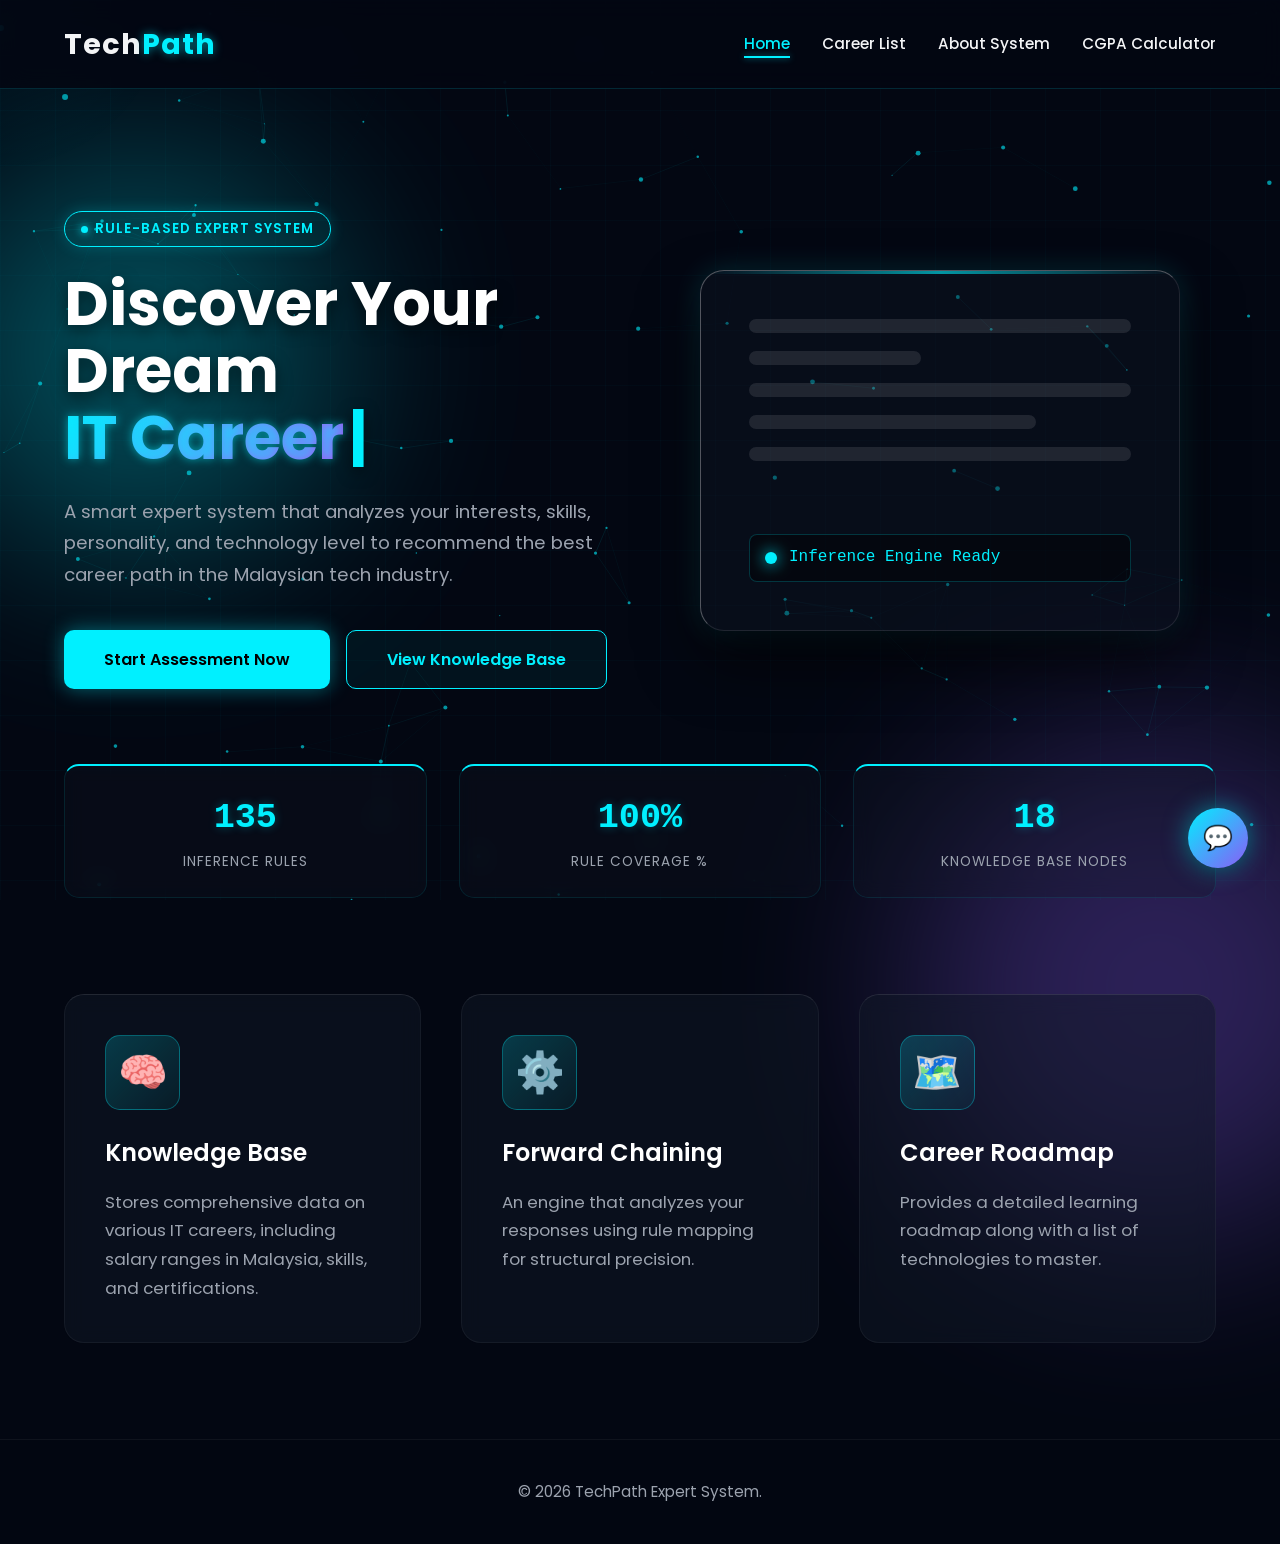
<file: index.html>
﻿<!DOCTYPE html>
<html lang="en">
<head>
    <meta charset="UTF-8">
    <meta name="viewport" content="width=device-width, initial-scale=1.0">
    <title>TechPath Expert | IT Career Expert System</title>
    <link rel="stylesheet" href="style.css">
    <link href="https://fonts.googleapis.com/css2?family=Poppins:wght@300;400;600;700&display=swap" rel="stylesheet">
    
    <style>
        /* CSS GAYA FUTURISTIK & NEON */
        :root {
            --bg-color: #030712;
            --primary-cyan: #00f0ff;
            --primary-glow: rgba(0, 240, 255, 0.6);
            --accent-purple: #8b5cf6;
            --card-bg: rgba(17, 24, 39, 0.4);
            --text-main: #f3f4f6;
            --text-muted: #9ca3af;
        }

        * {
            margin: 0;
            padding: 0;
            box-sizing: border-box;
        }

        body {
            font-family: 'Poppins', sans-serif;
            background-color: var(--bg-color);
            color: var(--text-main);
            overflow-x: hidden;
            position: relative;
        }

        /* Aurora Glowing Orbs */
        .glow-orb {
            position: absolute;
            border-radius: 50%;
            filter: blur(100px);
            z-index: -2;
            opacity: 0.3;
            animation: floatOrb 15s infinite alternate ease-in-out;
        }
        
        .orb-1 {
            width: 400px; height: 400px;
            background: var(--primary-cyan);
            top: 10%; left: -5%;
        }

        .orb-2 {
            width: 500px; height: 500px;
            background: var(--accent-purple);
            bottom: 20%; right: -10%;
            animation-delay: -5s;
        }

        #particle-canvas {
            position: fixed;
            top: 0;
            left: 0;
            width: 100vw;
            height: 100vh;
            z-index: -1;
            pointer-events: none;
        }


        /* --- Hero Section --- */
        .hero-section {
            display: flex;
            align-items: center;
            justify-content: space-between;
            padding: 5rem 5% 2rem;
            max-width: 1400px;
            margin: 0 auto;
            min-height: 75vh;
            gap: 3rem;
            flex-wrap: wrap;
        }

        .hero-content {
            flex: 1;
            min-width: 300px;
            animation: slideInLeft 1s ease-out forwards;
            position: relative;
            z-index: 10;
        }

        .badge {
            display: inline-block;
            padding: 0.4rem 1rem;
            background: rgba(0, 240, 255, 0.05);
            border: 1px solid var(--primary-cyan);
            border-radius: 50px;
            font-size: 0.85rem;
            color: var(--primary-cyan);
            margin-bottom: 1.5rem;
            box-shadow: 0 0 15px rgba(0, 240, 255, 0.2);
            text-transform: uppercase;
            letter-spacing: 1px;
            font-weight: 600;
        }

        .hero-title {
            font-size: 3.8rem;
            line-height: 1.1;
            margin-bottom: 1.5rem;
            font-weight: 700;
            color: #fff;
            text-shadow: 0px 5px 15px rgba(0,0,0,0.5);
        }

        /* Cursor blinking effect for typer */
        .typed-cursor {
            opacity: 1;
            animation: blinkCursor 0.7s infinite;
            color: var(--primary-cyan);
            margin-left: 5px;
        }

        .hero-description {
            color: var(--text-muted);
            font-size: 1.15rem;
            line-height: 1.7;
            margin-bottom: 2.5rem;
            max-width: 600px;
        }

        .hero-buttons {
            display: flex;
            gap: 1rem;
            flex-wrap: wrap;
        }

        .btn {
            padding: 1rem 2.5rem;
            border-radius: 10px;
            text-decoration: none;
            font-weight: 600;
            transition: all 0.3s cubic-bezier(0.4, 0, 0.2, 1);
            text-align: center;
            position: relative;
            overflow: hidden;
            z-index: 1;
        }

        .btn-primary {
            background-color: var(--primary-cyan);
            color: #000;
            box-shadow: 0 0 20px rgba(0, 240, 255, 0.4);
            border: none;
        }

        .btn-primary:hover {
            box-shadow: 0 0 30px var(--primary-glow), 0 0 60px rgba(0,240,255,0.6);
            transform: translateY(-3px) scale(1.02);
        }

        .btn-secondary {
            background-color: rgba(0, 240, 255, 0.05);
            color: var(--primary-cyan);
            border: 1px solid var(--primary-cyan);
            backdrop-filter: blur(5px);
        }

        .btn-secondary:hover {
            background-color: rgba(0, 240, 255, 0.15);
            box-shadow: 0 0 20px rgba(0, 240, 255, 0.3) inset;
            transform: translateY(-3px);
        }

        /* --- 3D Visual / Glass Card --- */
        .hero-visual {
            flex: 1;
            min-width: 300px;
            display: flex;
            justify-content: center;
            perspective: 1200px;
            animation: fadeIn 2s ease-out forwards;
        }

        .glass-card {
            background: var(--card-bg);
            backdrop-filter: blur(20px);
            border: 1px solid rgba(255, 255, 255, 0.1);
            border-top: 1px solid rgba(255, 255, 255, 0.3);
            border-left: 1px solid rgba(255, 255, 255, 0.3);
            padding: 3rem;
            border-radius: 24px;
            width: 100%;
            max-width: 480px;
            box-shadow: 0 30px 60px rgba(0, 0, 0, 0.6), 0 0 30px rgba(0, 240, 255, 0.15);
            position: relative;
            transform-style: preserve-3d;
            transition: transform 0.1s ease, box-shadow 0.1s ease;
            animation: float3D 6s ease-in-out infinite;
        }

        .glass-card > * {
            transform: translateZ(40px);
            transition: transform 0.3s ease;
        }

        .glass-card::before {
            content: '';
            position: absolute;
            top: 0; left: 0; right: 0; height: 3px;
            background: linear-gradient(90deg, transparent, var(--primary-cyan), transparent);
            animation: scanline 3s linear infinite;
            opacity: 0.6;
            border-top-left-radius: 24px;
            border-top-right-radius: 24px;
        }

        .code-line {
            height: 14px;
            background: rgba(255, 255, 255, 0.1);
            margin-bottom: 18px;
            border-radius: 8px;
            position: relative;
            overflow: hidden;
        }

        .code-line::after {
            content: '';
            position: absolute;
            top: 0; left: -100%; width: 50%; height: 100%;
            background: linear-gradient(90deg, transparent, rgba(0,240,255,0.6), transparent);
            animation: loading 2s infinite ease-in-out;
        }

        .code-line.short { width: 45%; }
        .code-line.medium { width: 75%; animation-delay: 0.2s; }

        .system-status {
            display: flex;
            align-items: center;
            gap: 12px;
            font-family: monospace;
            color: var(--primary-cyan);
            font-size: 1rem;
            margin-top: 30px;
            background: rgba(0, 0, 0, 0.4);
            padding: 10px 15px;
            border-radius: 8px;
            border: 1px solid rgba(0, 240, 255, 0.2);
            transform: translateZ(60px) !important;
        }

        .status-dot {
            width: 12px;
            height: 12px;
            background-color: var(--primary-cyan);
            border-radius: 50%;
            box-shadow: 0 0 15px var(--primary-cyan);
            animation: pulse 1.5s infinite;
        }

        /* --- NEW: Live Analytics Dashboard Counter Bar --- */
        .analytics-container {
            max-width: 1400px;
            margin: 0 auto 4rem;
            padding: 0 5%;
            display: grid;
            grid-template-columns: repeat(auto-fit, minmax(200px, 1fr));
            gap: 2rem;
            z-index: 10;
            position: relative;
        }

        .analytics-box {
            background: rgba(17, 24, 39, 0.3);
            border: 1px solid rgba(0, 240, 255, 0.1);
            padding: 1.5rem;
            border-radius: 15px;
            text-align: center;
            backdrop-filter: blur(10px);
        }

        .analytics-number {
            font-size: 2.2rem;
            font-weight: 700;
            color: var(--primary-cyan);
            text-shadow: 0 0 10px rgba(0, 240, 255, 0.3);
            margin-bottom: 0.3rem;
            font-family: monospace;
        }

        .analytics-label {
            font-size: 0.85rem;
            color: var(--text-muted);
            text-transform: uppercase;
            letter-spacing: 1px;
        }

        /* --- Features Section --- */
        .features-section {
            display: grid;
            grid-template-columns: repeat(auto-fit, minmax(300px, 1fr));
            gap: 2.5rem;
            padding: 2rem 5% 6rem;
            max-width: 1400px;
            margin: 0 auto;
            position: relative;
            z-index: 10;
        }

        .feature-card {
            background: rgba(17, 24, 39, 0.5);
            border: 1px solid rgba(255, 255, 255, 0.05);
            border-top: 1px solid rgba(255, 255, 255, 0.1);
            padding: 2.5rem;
            border-radius: 20px;
            transition: all 0.4s cubic-bezier(0.175, 0.885, 0.32, 1.275);
            backdrop-filter: blur(10px);
        }

        .feature-card:hover {
            transform: translateY(-15px) scale(1.02);
            border-color: rgba(0, 240, 255, 0.4);
            box-shadow: 0 20px 40px rgba(0, 0, 0, 0.6), 0 0 30px rgba(0, 240, 255, 0.15);
        }

        .feature-icon {
            font-size: 2.5rem;
            margin-bottom: 1.5rem;
            background: linear-gradient(135deg, rgba(0, 240, 255, 0.2), rgba(0, 240, 255, 0.05));
            width: 75px; height: 75px;
            display: flex;
            align-items: center;
            justify-content: center;
            border-radius: 15px;
            border: 1px solid rgba(0, 240, 255, 0.3);
        }

        .feature-card h3 {
            font-size: 1.5rem;
            margin-bottom: 1rem;
            color: #fff;
        }

        .feature-card p {
            color: var(--text-muted);
            line-height: 1.7;
            font-size: 1.05rem;
        }

        footer {
            text-align: center;
            padding: 2.5rem;
            border-top: 1px solid rgba(255, 255, 255, 0.05);
            color: var(--text-muted);
            font-size: 0.95rem;
            background: rgba(3, 7, 18, 0.8);
            backdrop-filter: blur(10px);
            position: relative;
            z-index: 10;
        }

        /* --- Keyframe Animations --- */
        @keyframes floatOrb {
            0% { transform: translate(0, 0) scale(1); }
            50% { transform: translate(30px, -50px) scale(1.1); }
            100% { transform: translate(-30px, 30px) scale(0.9); }
        }

        @keyframes float3D {
            0% { transform: translateY(0px) rotateX(2deg) rotateY(-2deg); }
            50% { transform: translateY(-20px) rotateX(-2deg) rotateY(2deg); }
            100% { transform: translateY(0px) rotateX(2deg) rotateY(-2deg); }
        }

        @keyframes pulse {
            0% { transform: scale(0.95); box-shadow: 0 0 0 0 rgba(0, 240, 255, 0.7); }
            70% { transform: scale(1); box-shadow: 0 0 0 15px rgba(0, 240, 255, 0); }
            100% { transform: scale(0.95); box-shadow: 0 0 0 0 rgba(0, 240, 255, 0); }
        }

        @keyframes loading { 100% { left: 100%; } }
        @keyframes scanline { 0% { top: 0; } 100% { top: 100%; } }
        @keyframes slideInLeft { from { opacity: 0; transform: translateX(-50px); } to { opacity: 1; transform: translateX(0); } }
        @keyframes fadeIn { from { opacity: 0; } to { opacity: 1; } }
        @keyframes blinkCursor { from, to { opacity: 0; } 50% { opacity: 1; } }

        @media (max-width: 768px) {
            .hero-title { font-size: 2.5rem; }
            .nav-links { display: none; }
            .hero-section { flex-direction: column; text-align: center; padding-top: 3rem; }
            .hero-buttons { justify-content: center; }
            .badge { margin-left: auto; margin-right: auto; }
            .hero-description { margin-left: auto; margin-right: auto; }
            .glass-card { transform: none !important; animation: float3D 4s ease-in-out infinite; }
            .hero-visual { perspective: none; }
            .analytics-container { gap: 1.2rem; }
            .feature-card { padding: 1.8rem; }
        }
        @media (max-width: 480px) {
            .hero-section { padding: 2rem 5% 1.5rem; min-height: auto; }
            .hero-title { font-size: 2rem; }
            .hero-description { font-size: 1rem; }
            .hero-buttons { flex-direction: column; width: 100%; }
            .hero-buttons .btn { width: 100%; padding: .9rem 1.5rem; min-height: 48px; }
            .glass-card { padding: 1.8rem; }
            .analytics-container { grid-template-columns: 1fr 1fr; gap: .9rem; }
            .analytics-box { padding: 1rem; }
            .analytics-number { font-size: 1.7rem; }
            .analytics-label { font-size: .7rem; }
            .features-section { padding: 1.5rem 5% 4rem; gap: 1.3rem; }
            .feature-card { padding: 1.5rem; }
            .feature-icon { width: 58px; height: 58px; font-size: 1.9rem; margin-bottom: 1rem; }
            .feature-card h3 { font-size: 1.25rem; }
            .feature-card p { font-size: .92rem; }
        }

        /* ── GRID BACKGROUND ── */
        .grid-bg {
            position: fixed;
            top: 0; left: 0;
            width: 100%; height: 100%;
            z-index: -1;
            background-image:
                linear-gradient(rgba(0, 240, 255, 0.025) 1px, transparent 1px),
                linear-gradient(90deg, rgba(0, 240, 255, 0.025) 1px, transparent 1px);
            background-size: 55px 55px;
            animation: gridDrift 30s linear infinite;
        }
        @keyframes gridDrift {
            from { background-position: 0 0; }
            to   { background-position: 55px 55px; }
        }

        /* ── GRADIENT TYPEWRITER TEXT ── */
        #cyber-typewriter {
            background: linear-gradient(135deg, #00f0ff 0%, #a855f7 50%, #00f0ff 100%);
            background-size: 200% auto;
            -webkit-background-clip: text;
            -webkit-text-fill-color: transparent;
            background-clip: text;
            animation: gradientFlow 4s linear infinite;
        }
        @keyframes gradientFlow {
            0%   { background-position: 0% center; }
            100% { background-position: 200% center; }
        }

        /* ── SCROLL REVEAL ── */
        .reveal {
            opacity: 0;
            transform: translateY(35px);
            transition: opacity 0.65s ease, transform 0.65s ease;
        }
        .reveal.visible {
            opacity: 1;
            transform: translateY(0);
        }

        /* ── ANALYTICS BOX ENHANCEMENTS ── */
        .analytics-box {
            border-top: 2px solid var(--primary-cyan) !important;
            transition: transform 0.3s ease, box-shadow 0.3s ease;
        }
        .analytics-box:hover {
            transform: translateY(-6px);
            box-shadow: 0 12px 35px rgba(0, 240, 255, 0.18);
        }
        .analytics-number.done {
            animation: numGlow 0.6s ease forwards;
        }
        @keyframes numGlow {
            0%   { text-shadow: 0 0 10px rgba(0,240,255,0.3); }
            50%  { text-shadow: 0 0 35px rgba(0,240,255,1), 0 0 70px rgba(0,240,255,0.5); }
            100% { text-shadow: 0 0 15px rgba(0,240,255,0.5); }
        }

        /* ── BADGE BLINKING DOT ── */
        .badge-dot {
            display: inline-block;
            width: 7px; height: 7px;
            background: var(--primary-cyan);
            border-radius: 50%;
            margin-right: 7px;
            box-shadow: 0 0 8px var(--primary-cyan);
            animation: pulse 1.5s infinite;
            vertical-align: middle;
        }

        /* ── BUTTON RIPPLE ── */
        .btn .ripple {
            position: absolute;
            border-radius: 50%;
            background: rgba(255,255,255,0.25);
            transform: scale(0);
            animation: rippleAnim 0.6s linear;
            pointer-events: none;
        }
        @keyframes rippleAnim { to { transform: scale(4); opacity: 0; } }

        /* ── CURSOR GLOW ── */
        .cursor-glow {
            width: 350px; height: 350px;
            background: radial-gradient(circle, rgba(0,240,255,0.05) 0%, transparent 70%);
            border-radius: 50%;
            position: fixed;
            pointer-events: none;
            transform: translate(-50%, -50%);
            transition: left 0.12s ease, top 0.12s ease;
            z-index: 0;
        }

        /* ── FEATURE CARD GLOW BORDER ── */
        .feature-card { position: relative; overflow: hidden; }
        .feature-card::before {
            content: '';
            position: absolute;
            top: 0; left: -100%;
            width: 60%; height: 100%;
            background: linear-gradient(90deg, transparent, rgba(0,240,255,0.04), transparent);
            transition: left 0.5s ease;
        }
        .feature-card:hover::before { left: 150%; }
        .feature-icon { transition: transform 0.3s ease, box-shadow 0.3s ease; }
        .feature-card:hover .feature-icon {
            transform: scale(1.1) rotate(-5deg);
            box-shadow: 0 0 25px rgba(0,240,255,0.4);
        }
    </style>
</head>
<body>
    <div class="grid-bg"></div>
    <div class="cursor-glow" id="cursorGlow"></div>
    <div class="glow-orb orb-1"></div>
    <div class="glow-orb orb-2"></div>
    <canvas id="particle-canvas"></canvas>

    <header class="header-container">
        <nav class="navbar">
            <div class="logo">
                <h1>Tech<span class="text-cyan">Path</span></h1>
            </div>
            <ul class="nav-links">
                <li><a href="index.html" class="active">Home</a></li>
                <li><a href="knowledge-base.html">Career List</a></li>
                <li><a href="about.html">About System</a></li>
                <li><a href="cgpa.html">CGPA Calculator</a></li>
            </ul>
        </nav>
    </header>

    <main>
        <section class="hero-section">
            <div class="hero-content">
                <div class="badge"><span class="badge-dot"></span>Rule-Based Expert System</div>
                <!-- DYNAMIC TYPEWRITER TEXT H2 -->
                <h2 class="hero-title">Discover Your Dream <br><span id="cyber-typewriter" class="text-cyan"></span><span class="typed-cursor">|</span></h2>
                <p class="hero-description">
                    A smart expert system that analyzes your interests, skills, personality, and technology level to recommend the best career path in the Malaysian tech industry.
                </p>
                <div class="hero-buttons">
                    <a href="user-info.html" class="btn btn-primary" id="btnStart">Start Assessment Now</a>
                    <a href="knowledge-base.html" class="btn btn-secondary" id="btnView">View Knowledge Base</a>
                </div>
            </div>
            
            <div class="hero-visual" id="heroVisual">
                <div class="glass-card" id="glassCard3D">
                    <div class="code-line"></div>
                    <div class="code-line short"></div>
                    <div class="code-line"></div>
                    <div class="code-line medium"></div>
                    <div class="code-line"></div>
                    <br>
                    <div class="system-status">
                        <span class="status-dot"></span> Inference Engine Ready
                    </div>
                </div>
            </div>
        </section>

        <!-- NEW: LIVE DASHBOARD COUNTER ANIMATION -->
        <section class="analytics-container">
            <div class="analytics-box reveal">
                <div class="analytics-number" id="countRules" data-target="135">0</div>
                <div class="analytics-label">Inference Rules</div>
            </div>
            <div class="analytics-box reveal">
                <div class="analytics-number" id="countAccuracy" data-target="100">0</div>
                <div class="analytics-label">Rule Coverage %</div>
            </div>
            <div class="analytics-box reveal">
                <div class="analytics-number" id="countNodes" data-target="18">0</div>
                <div class="analytics-label">Knowledge Base Nodes</div>
            </div>
        </section>

        <section class="features-section">
            <div class="feature-card reveal">
                <div class="feature-icon">🧠</div>
                <h3>Knowledge Base</h3>
                <p>Stores comprehensive data on various IT careers, including salary ranges in Malaysia, skills, and certifications.</p>
            </div>
            <div class="feature-card reveal">
                <div class="feature-icon">⚙️</div>
                <h3>Forward Chaining</h3>
                <p>An engine that analyzes your responses using rule mapping for structural precision.</p>
            </div>
            <div class="feature-card reveal">
                <div class="feature-icon">🗺️</div>
                <h3>Career Roadmap</h3>
                <p>Provides a detailed learning roadmap along with a list of technologies to master.</p>
            </div>
        </section>
    </main>

    <footer>
        <p>&copy; 2026 TechPath Expert System.</p>
    </footer>
    
    <script src="script.js"></script>

    <!-- SCRIPT BAGI KOD GEMPAKKK -->
    <script>
        // --- 1. CYBER AUDIO EFFECTS SYSTEM (Data URI - No External File Needed!) ---
        const hoverSound = new Audio("[data-uri]");
        hoverSound.volume = 0.15; // Bunyi perlahan gila tak mengganggu

        const clickSound = new Audio("[data-uri]");
        clickSound.volume = 0.3;

        const interactiveElements = [document.getElementById('btnStart'), document.getElementById('btnView')];
        
        interactiveElements.forEach(btn => {
            if(btn) {
                btn.addEventListener('mouseenter', () => { hoverSound.play().catch(e=>{}); });
                btn.addEventListener('click', () => { clickSound.play().catch(e=>{}); });
            }
        });

        // --- 2. CYBER MATRIX TYPIST (Typewriter Effect) ---
        const words = ["IT Career", "Web Developer", "Cyber Analyst", "AI Engineer", "Data Scientist"];
        let wordIndex = 0;
        let charIndex = 0;
        let isDeleting = false;
        const typewriterElement = document.getElementById('cyber-typewriter');

        function type() {
            const currentWord = words[wordIndex];
            if (isDeleting) {
                typewriterElement.textContent = currentWord.substring(0, charIndex - 1);
                charIndex--;
            } else {
                typewriterElement.textContent = currentWord.substring(0, charIndex + 1);
                charIndex++;
            }

            let typeSpeed = 100;
            if (isDeleting) typeSpeed /= 2; // Delete lagi laju

            if (!isDeleting && charIndex === currentWord.length) {
                typeSpeed = 1500; // Rehat sekejap bila perkataan penuh
                isDeleting = true;
            } else if (isDeleting && charIndex === 0) {
                isDeleting = false;
                wordIndex = (wordIndex + 1) % words.length;
                typeSpeed = 500; // Rehat sekejap sebelum taip yang baru
            }

            setTimeout(type, typeSpeed);
        }
        document.addEventListener("DOMContentLoaded", type);

        // --- 3. LIVE ANALYTICS COUNTER ANIMATION ---
        function animateCounters() {
            const counters = [document.getElementById('countRules'), document.getElementById('countAccuracy'), document.getElementById('countNodes')];
            
            counters.forEach(counter => {
                if(!counter) return;
                const target = +counter.getAttribute('data-target');
                const speed = 40; // Lagi besar lagi perlahan
                const inc = target / speed;

                const updateCount = () => {
                    const count = +counter.innerText;
                    if (count < target) {
                        counter.innerText = Math.ceil(count + inc);
                        setTimeout(updateCount, 25);
                    } else {
                        counter.innerText = target + (counter.id === 'countAccuracy' ? '%' : '');
                        counter.classList.add('done');
                        setTimeout(() => counter.classList.remove('done'), 700);
                    }
                };
                updateCount();
            });
        }
        window.addEventListener('load', animateCounters);

        // --- 4. 3D TILT EFFECT FOR GLASS CARD ---
        const card3D = document.getElementById('glassCard3D');
        const heroVisual = document.getElementById('heroVisual');

        if (window.innerWidth > 768) {
            heroVisual.addEventListener('mousemove', (e) => {
                card3D.style.animation = 'none';
                let rect = heroVisual.getBoundingClientRect();
                let xAxis = (rect.width / 2 - (e.clientX - rect.left)) / 15; 
                let yAxis = ((e.clientY - rect.top) - rect.height / 2) / 15;

                card3D.style.transform = `rotateY(${xAxis}deg) rotateX(${yAxis}deg)`;
                card3D.style.boxShadow = `${-xAxis}px ${-yAxis}px 40px rgba(0, 240, 255, 0.2)`;
            });

            heroVisual.addEventListener('mouseleave', () => {
                card3D.style.transition = 'all 0.5s ease';
                card3D.style.transform = `rotateY(0deg) rotateX(0deg)`;
                card3D.style.boxShadow = `0 30px 60px rgba(0, 0, 0, 0.6), 0 0 30px rgba(0, 240, 255, 0.15)`;
                
                setTimeout(() => {
                    card3D.style.transition = 'transform 0.1s ease, box-shadow 0.1s ease';
                    card3D.style.animation = 'float3D 6s ease-in-out infinite';
                }, 500);
            });
        }

        // --- 5. INTERACTIVE CANVAS PARTICLES ---
        const canvas = document.getElementById('particle-canvas');
        const ctx = canvas.getContext('2d');
        let particles = [];
        let mouse = { x: null, y: null, radius: 140 };

        window.addEventListener('mousemove', (e) => { mouse.x = e.x; mouse.y = e.y; });
        window.addEventListener('mouseout', () => { mouse.x = undefined; mouse.y = undefined; });

        function resizeCanvas() { canvas.width = window.innerWidth; canvas.height = window.innerHeight; }
        window.addEventListener('resize', resizeCanvas);
        resizeCanvas();

        class Particle {
            constructor() {
                this.x = Math.random() * canvas.width;
                this.y = Math.random() * canvas.height;
                this.size = Math.random() * 2 + 0.5;
                this.speedX = Math.random() * 1 - 0.5;
                this.speedY = Math.random() * 1 - 0.5;
                this.color = 'rgba(0, 240, 255, 0.6)';
            }
            update() {
                this.x += this.speedX; this.y += this.speedY;
                if (this.x > canvas.width || this.x < 0) this.speedX *= -1;
                if (this.y > canvas.height || this.y < 0) this.speedY *= -1;

                let dx = mouse.x - this.x; let dy = mouse.y - this.y;
                let distance = Math.sqrt(dx * dx + dy * dy);
                this.size = distance < mouse.radius ? 3 : Math.random() * 2 + 0.5;
            }
            draw() {
                ctx.fillStyle = this.color; ctx.beginPath();
                ctx.arc(this.x, this.y, this.size, 0, Math.PI * 2); ctx.fill();
            }
        }

        function init() {
            particles = [];
            let numberOfParticles = (canvas.width * canvas.height) / 11000;
            for (let i = 0; i < numberOfParticles; i++) particles.push(new Particle());
        }

        function animateParticles() {
            ctx.clearRect(0, 0, canvas.width, canvas.height);
            for (let i = 0; i < particles.length; i++) {
                particles[i].update(); particles[i].draw();

                for (let j = i; j < particles.length; j++) {
                    const dx = particles[i].x - particles[j].x;
                    const dy = particles[i].y - particles[j].y;
                    const distance = Math.sqrt(dx * dx + dy * dy);
                    if (distance < 100) {
                        ctx.beginPath();
                        ctx.strokeStyle = `rgba(0, 240, 255, ${0.12 - distance/900})`;
                        ctx.lineWidth = 1; ctx.moveTo(particles[i].x, particles[i].y);
                        ctx.lineTo(particles[j].x, particles[j].y); ctx.stroke();
                    }
                }
                if (mouse.x != null && mouse.y != null) {
                    let mDx = particles[i].x - mouse.x; let mDy = particles[i].y - mouse.y;
                    let mDist = Math.sqrt(mDx * mDx + mDy * mDy);
                    if (mDist < mouse.radius) {
                        ctx.beginPath(); ctx.strokeStyle = `rgba(0, 240, 255, ${0.35 - mDist/250})`;
                        ctx.lineWidth = 1.2; ctx.moveTo(particles[i].x, particles[i].y);
                        ctx.lineTo(mouse.x, mouse.y); ctx.stroke();
                    }
                }
            }
            requestAnimationFrame(animateParticles);
        }
        init(); animateParticles();

        // --- 6. SCROLL REVEAL ---
        const revealObserver = new IntersectionObserver((entries) => {
            entries.forEach((entry, i) => {
                if (entry.isIntersecting) {
                    setTimeout(() => entry.target.classList.add('visible'), i * 130);
                }
            });
        }, { threshold: 0.1 });
        document.querySelectorAll('.reveal').forEach(el => revealObserver.observe(el));

        // --- 7. CURSOR GLOW ---
        const cursorGlow = document.getElementById('cursorGlow');
        document.addEventListener('mousemove', (e) => {
            cursorGlow.style.left = e.clientX + 'px';
            cursorGlow.style.top  = e.clientY + 'px';
        });

        // --- 8. BUTTON RIPPLE ---
        document.querySelectorAll('.btn').forEach(btn => {
            btn.addEventListener('click', function(e) {
                const ripple = document.createElement('span');
                ripple.className = 'ripple';
                const rect = this.getBoundingClientRect();
                const size = Math.max(rect.width, rect.height);
                ripple.style.cssText = `width:${size}px;height:${size}px;left:${e.clientX-rect.left-size/2}px;top:${e.clientY-rect.top-size/2}px`;
                this.appendChild(ripple);
                setTimeout(() => ripple.remove(), 700);
            });
        });
    </script>
</body>
</html>
</file>
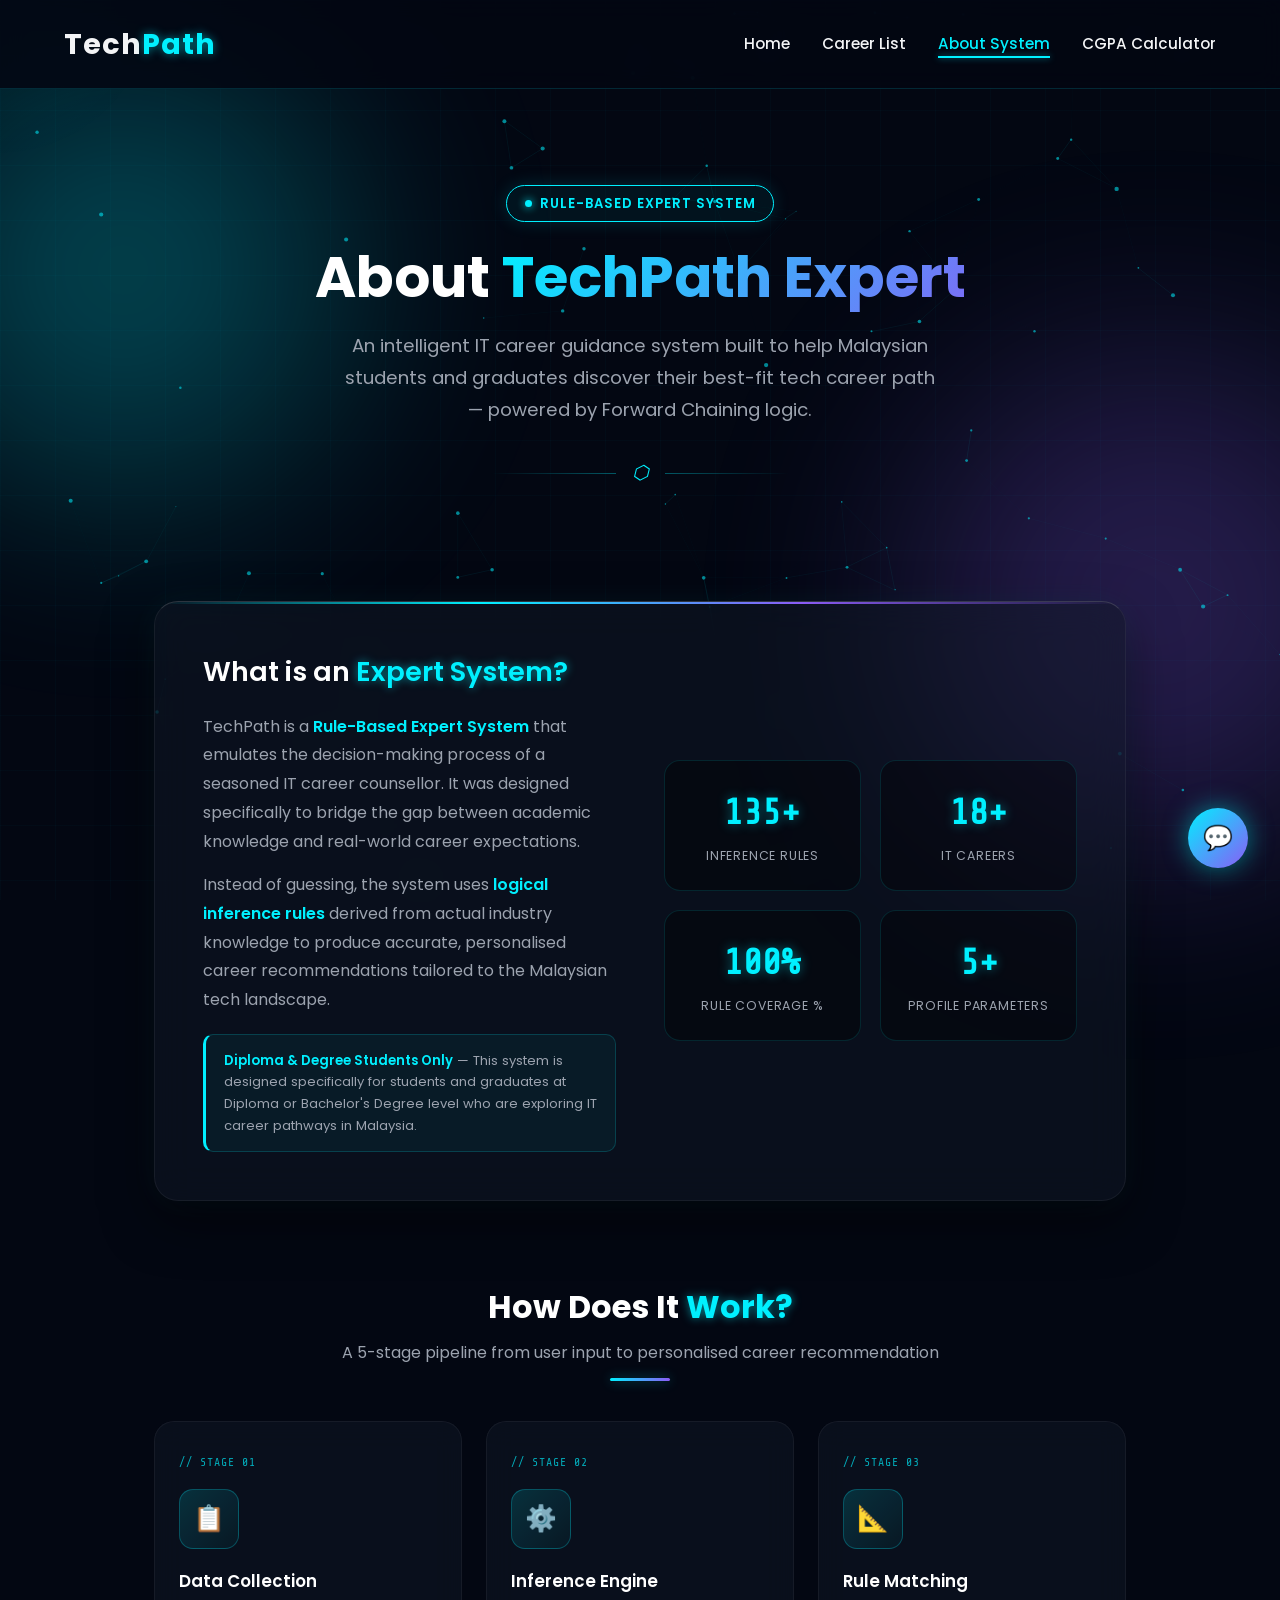
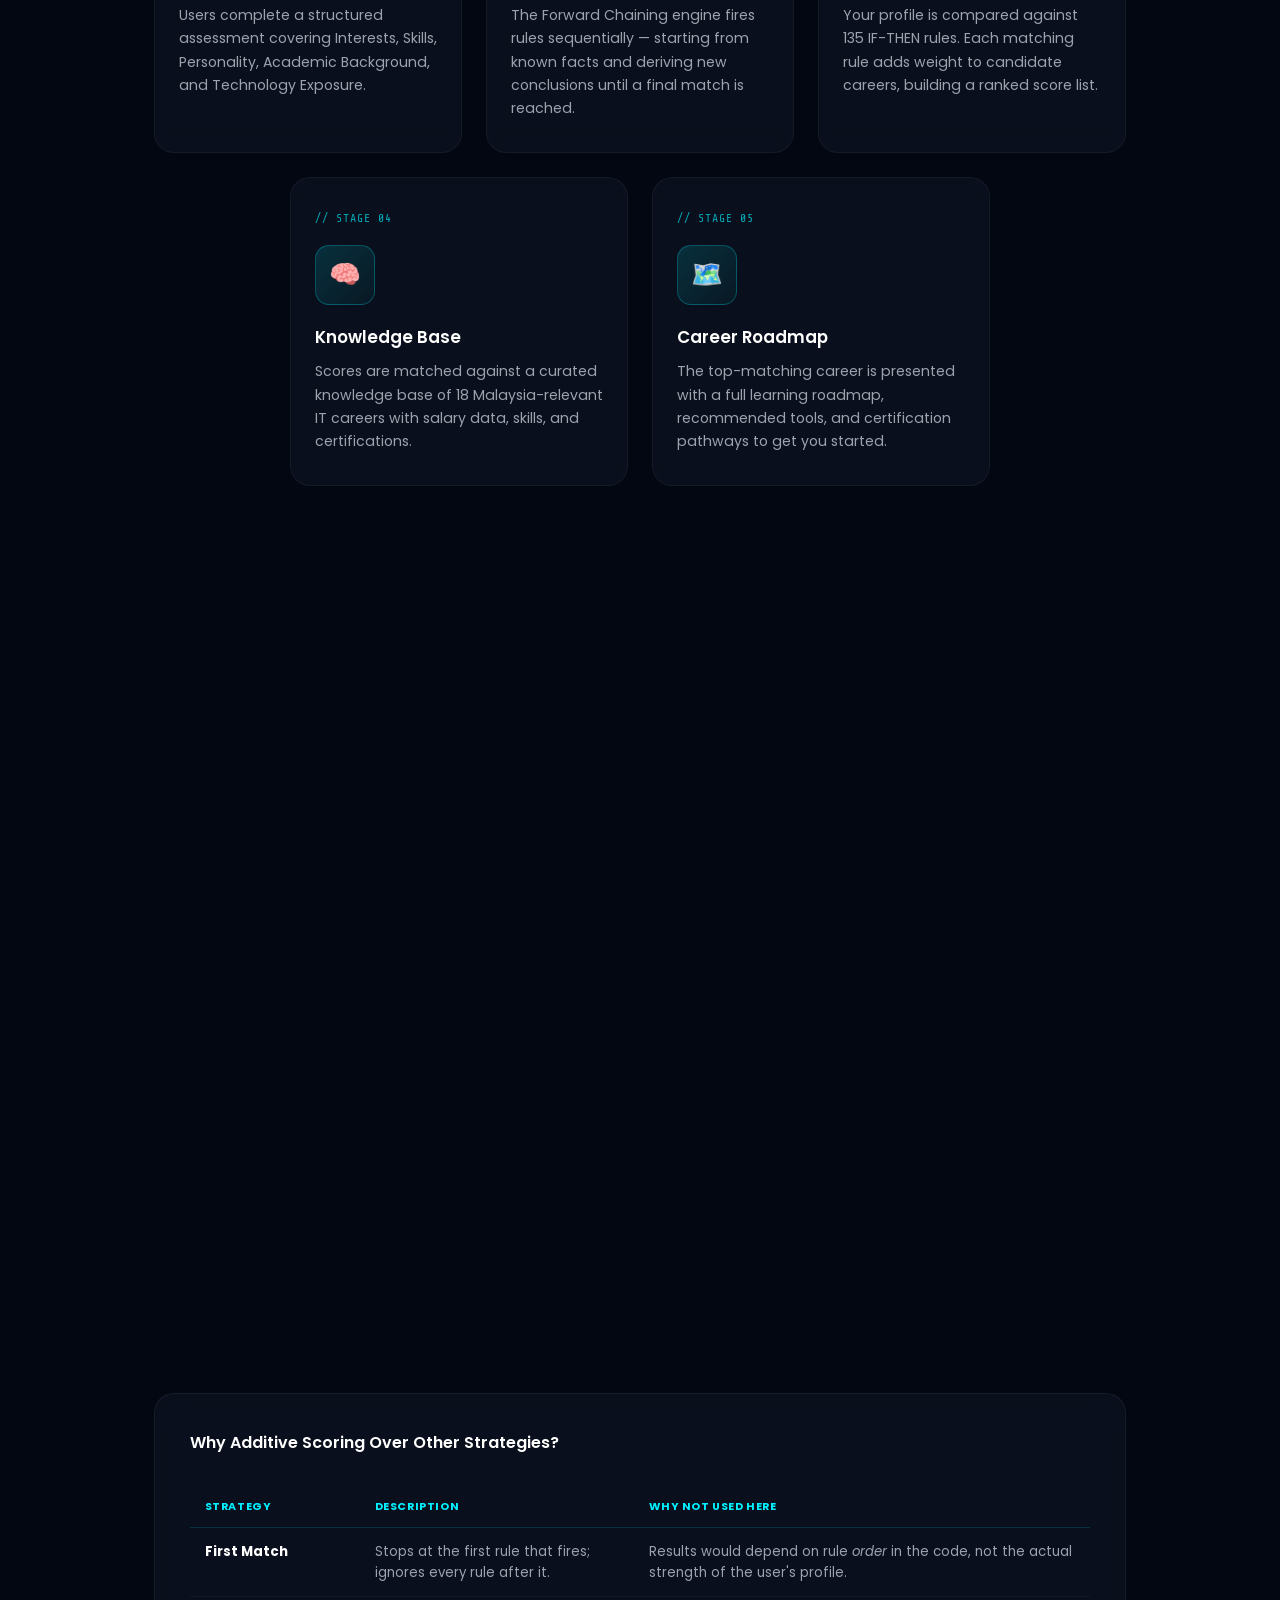
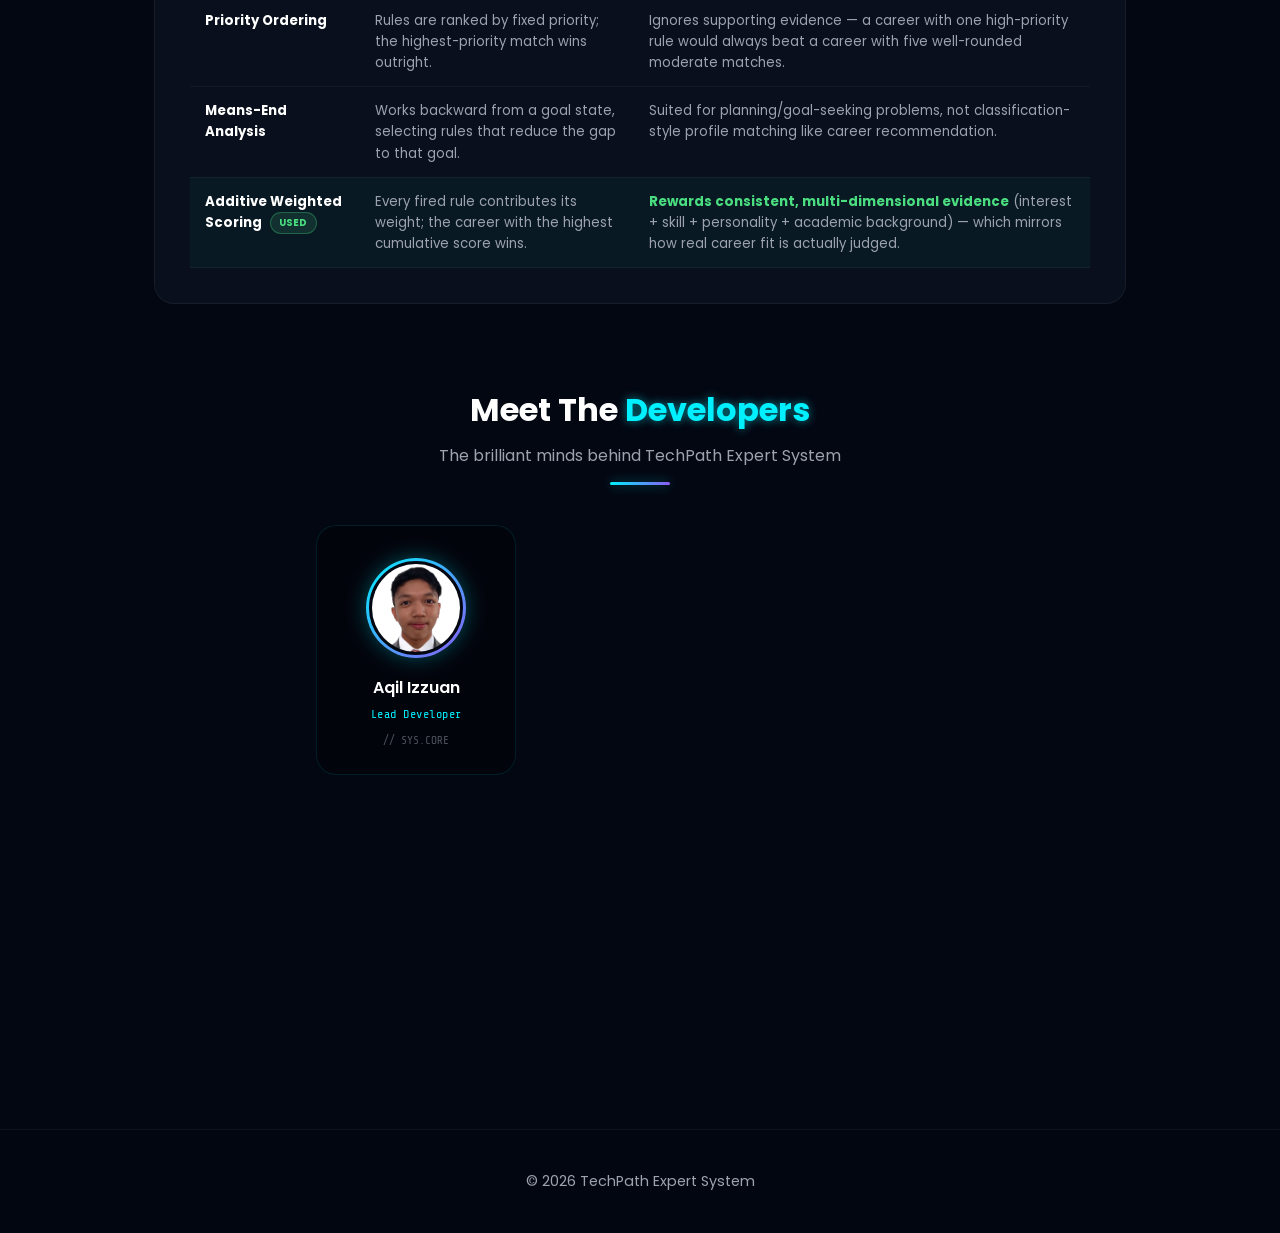
<file: about.html>
﻿<!DOCTYPE html>
<html lang="en">
<head>
    <meta charset="UTF-8">
    <meta name="viewport" content="width=device-width, initial-scale=1.0">
    <title>About System | TechPath Expert</title>
    <link rel="stylesheet" href="style.css">
    <link href="https://fonts.googleapis.com/css2?family=Poppins:wght@300;400;500;600;700&family=Share+Tech+Mono&display=swap" rel="stylesheet">

    <style>
        :root {
            --bg:          #030712;
            --cyan:        #00f0ff;
            --glow:        rgba(0, 240, 255, 0.55);
            --purple:      #8b5cf6;
            --card:        rgba(17, 24, 39, 0.5);
            --text:        #f3f4f6;
            --muted:       #9ca3af;
            --mono:        'Share Tech Mono', monospace;
        }

        *, *::before, *::after { margin: 0; padding: 0; box-sizing: border-box; }

        body {
            font-family: 'Poppins', sans-serif;
            background: var(--bg);
            color: var(--text);
            overflow-x: hidden;
        }

        /* ── BACKGROUNDS ── */
        .grid-bg {
            position: fixed; inset: 0; z-index: -1;
            background-image:
                linear-gradient(rgba(0,240,255,.025) 1px, transparent 1px),
                linear-gradient(90deg, rgba(0,240,255,.025) 1px, transparent 1px);
            background-size: 55px 55px;
            animation: gridDrift 30s linear infinite;
        }
        @keyframes gridDrift {
            to { background-position: 55px 55px; }
        }

        .glow-orb {
            position: fixed; border-radius: 50%;
            filter: blur(110px); z-index: -1; opacity: .25;
            animation: floatOrb 18s ease-in-out infinite alternate;
        }
        .orb-1 { width: 450px; height: 450px; background: var(--cyan);   top: 5%;  left: -8%; }
        .orb-2 { width: 500px; height: 500px; background: var(--purple);  bottom: 5%; right: -10%; animation-delay: -7s; }
        @keyframes floatOrb {
            0%   { transform: translate(0,0) scale(1); }
            100% { transform: translate(25px,-45px) scale(1.08); }
        }

        #particle-canvas {
            position: fixed; inset: 0; z-index: -1; pointer-events: none;
        }

        .cursor-glow {
            width: 320px; height: 320px;
            background: radial-gradient(circle, rgba(0,240,255,.055) 0%, transparent 70%);
            border-radius: 50%; position: fixed; pointer-events: none;
            transform: translate(-50%,-50%); z-index: 0;
            transition: left .12s ease, top .12s ease;
        }


        /* ── HERO ── */
        .page-hero {
            text-align: center; padding: 6rem 5% 3rem;
            position: relative; z-index: 10;
        }
        .page-badge {
            display: inline-flex; align-items: center; gap: 8px;
            padding: .45rem 1.1rem; margin-bottom: 1.5rem;
            background: rgba(0,240,255,.05);
            border: 1px solid var(--cyan); border-radius: 50px;
            font-size: .82rem; color: var(--cyan);
            text-transform: uppercase; letter-spacing: 1px; font-weight: 600;
            box-shadow: 0 0 18px rgba(0,240,255,.15);
        }
        .badge-dot {
            width: 7px; height: 7px; background: var(--cyan);
            border-radius: 50%; box-shadow: 0 0 8px var(--cyan);
            animation: pulseDot 1.5s infinite;
        }
        @keyframes pulseDot {
            0%  { box-shadow: 0 0 0 0 rgba(0,240,255,.7); }
            70% { box-shadow: 0 0 0 8px rgba(0,240,255,0); }
            100%{ box-shadow: 0 0 0 0 rgba(0,240,255,0); }
        }
        .page-hero h1 {
            font-size: 3.5rem; font-weight: 700; line-height: 1.15;
            color: #fff; margin-bottom: 1.2rem;
        }
        .page-hero h1 span {
            background: linear-gradient(135deg, var(--cyan) 0%, var(--purple) 60%, var(--cyan) 100%);
            background-size: 200% auto;
            -webkit-background-clip: text; -webkit-text-fill-color: transparent;
            background-clip: text;
            animation: gradFlow 4s linear infinite;
        }
        @keyframes gradFlow {
            0%  { background-position: 0% center; }
            100%{ background-position: 200% center; }
        }
        .page-hero p {
            color: var(--muted); font-size: 1.15rem; max-width: 600px;
            margin: 0 auto 2rem; line-height: 1.75;
        }
        .hero-divider {
            display: flex; align-items: center; justify-content: center; gap: 1rem;
            margin: 0 auto 4rem; max-width: 300px;
        }
        .hero-divider span { flex: 1; height: 1px; background: linear-gradient(90deg, transparent, rgba(0,240,255,.35)); }
        .hero-divider span:last-child { background: linear-gradient(90deg, rgba(0,240,255,.35), transparent); }
        .hero-divider i { color: var(--cyan); font-size: 1.2rem; }

        /* ── SHARED SECTION WRAPPER ── */
        .section-wrap {
            max-width: 1100px; margin: 0 auto 5rem; padding: 0 5%;
            position: relative; z-index: 10;
        }
        .section-label {
            text-align: center; margin-bottom: 2.5rem;
        }
        .section-label h2 {
            font-size: 2rem; font-weight: 700; color: #fff; margin-bottom: .5rem;
        }
        .section-label p { color: var(--muted); font-size: 1rem; }
        .section-label .underline-bar {
            width: 60px; height: 3px; margin: .8rem auto 0;
            background: linear-gradient(90deg, var(--cyan), var(--purple));
            border-radius: 2px;
            box-shadow: 0 0 12px rgba(0,240,255,.4);
        }

        /* ── WHAT IS CARD ── */
        .intro-card {
            background: var(--card);
            backdrop-filter: blur(18px);
            border: 1px solid rgba(255,255,255,.06);
            border-top: 1px solid rgba(255,255,255,.15);
            border-radius: 24px;
            padding: 3rem;
            box-shadow: 0 20px 50px rgba(0,0,0,.5), 0 0 30px rgba(0,240,255,.06);
            position: relative; overflow: hidden;
        }
        .intro-card::before {
            content: ''; position: absolute;
            top: 0; left: 0; right: 0; height: 2px;
            background: linear-gradient(90deg, transparent, var(--cyan), var(--purple), transparent);
        }
        .intro-inner {
            display: grid; grid-template-columns: 1fr 1fr; gap: 3rem; align-items: center;
        }
        .intro-text h3 { font-size: 1.7rem; color: #fff; margin-bottom: 1.2rem; }
        .intro-text p  { color: var(--muted); line-height: 1.8; font-size: 1rem; }
        .intro-text p + p { margin-top: .9rem; }
        .highlight { color: var(--cyan); font-weight: 600; }

        .intro-stats {
            display: grid; grid-template-columns: 1fr 1fr; gap: 1.2rem;
        }
        .stat-box {
            background: rgba(0,0,0,.35);
            border: 1px solid rgba(0,240,255,.12);
            border-radius: 16px; padding: 1.5rem;
            text-align: center;
            transition: all .3s ease;
        }
        .stat-box:hover {
            border-color: rgba(0,240,255,.4);
            transform: translateY(-4px);
            box-shadow: 0 10px 25px rgba(0,240,255,.12);
        }
        .stat-num {
            font-size: 2.2rem; font-weight: 700;
            color: var(--cyan); font-family: var(--mono);
            text-shadow: 0 0 12px rgba(0,240,255,.4);
            margin-bottom: .3rem;
        }
        .stat-desc { font-size: .78rem; color: var(--muted); text-transform: uppercase; letter-spacing: .8px; }

        /* ── HOW IT WORKS ── */
        .how-step {
            background: var(--card); backdrop-filter: blur(14px);
            border: 1px solid rgba(255,255,255,.05);
            border-radius: 20px; padding: 2rem 1.5rem;
            position: relative; overflow: hidden;
            transition: all .4s cubic-bezier(.175,.885,.32,1.275);
        }
        .how-step:hover {
            transform: translateY(-10px);
            border-color: rgba(0,240,255,.3);
            box-shadow: 0 20px 40px rgba(0,0,0,.5), 0 0 25px rgba(0,240,255,.12);
        }
        .how-step::before {
            content: ''; position: absolute;
            top: 0; left: -100%; width: 60%; height: 100%;
            background: linear-gradient(90deg, transparent, rgba(0,240,255,.04), transparent);
            transition: left .5s ease;
        }
        .how-step:hover::before { left: 150%; }

        .step-num {
            font-size: .72rem; font-family: var(--mono); color: var(--cyan);
            letter-spacing: 1px; text-transform: uppercase; margin-bottom: 1rem;
            opacity: .7;
        }
        .step-icon {
            width: 60px; height: 60px; border-radius: 14px; margin-bottom: 1.2rem;
            background: linear-gradient(135deg, rgba(0,240,255,.15), rgba(0,240,255,.04));
            border: 1px solid rgba(0,240,255,.25);
            display: flex; align-items: center; justify-content: center;
            font-size: 1.6rem;
            transition: transform .3s ease, box-shadow .3s ease;
        }
        .how-step:hover .step-icon {
            transform: scale(1.1) rotate(-5deg);
            box-shadow: 0 0 22px rgba(0,240,255,.35);
        }
        .how-step h4 { font-size: 1.05rem; color: #fff; margin-bottom: .6rem; }
        .how-step p  { font-size: .88rem; color: var(--muted); line-height: 1.65; }

        /* connector arrows between steps */
        .how-arrows {
            display: flex; align-items: center; justify-content: center;
            gap: 0; margin: 1.5rem 0;
        }
        .arrow-flow {
            display: flex; align-items: center; gap: .5rem; color: rgba(0,240,255,.35);
            font-size: .8rem; font-family: var(--mono);
        }
        .arrow-flow span { font-size: 1.2rem; animation: arrowPulse 1.8s ease-in-out infinite; }
        @keyframes arrowPulse {
            0%,100% { opacity: .35; transform: translateX(0); }
            50%      { opacity: 1;   transform: translateX(4px); }
        }

        /* ── TECH ARCHITECTURE CARD ── */
        .arch-card {
            background: var(--card); backdrop-filter: blur(16px);
            border: 1px solid rgba(255,255,255,.06);
            border-radius: 24px; padding: 2.5rem;
            position: relative; overflow: hidden;
        }
        .arch-card::before {
            content: ''; position: absolute; top: 0; left: 0; right: 0; height: 2px;
            background: linear-gradient(90deg, transparent, var(--purple), var(--cyan), transparent);
        }
        .arch-layers {
            display: flex; flex-direction: column; gap: 1rem; margin-top: 1.5rem;
        }
        .arch-layer {
            display: flex; align-items: center; gap: 1.2rem;
            background: rgba(0,0,0,.3);
            border: 1px solid rgba(255,255,255,.06);
            border-radius: 12px; padding: 1rem 1.5rem;
            transition: border-color .3s ease, transform .3s ease;
        }
        .arch-layer:hover {
            border-color: rgba(0,240,255,.3); transform: translateX(6px);
        }
        .arch-layer-icon {
            width: 44px; height: 44px; border-radius: 10px; flex-shrink: 0;
            display: flex; align-items: center; justify-content: center; font-size: 1.3rem;
        }
        .layer-cyan   { background: rgba(0,240,255,.12); border: 1px solid rgba(0,240,255,.25); }
        .layer-purple { background: rgba(139,92,246,.12); border: 1px solid rgba(139,92,246,.25); }
        .layer-green  { background: rgba(16,185,129,.12); border: 1px solid rgba(16,185,129,.25); }
        .layer-yellow { background: rgba(245,158,11,.12); border: 1px solid rgba(245,158,11,.25); }

        .arch-layer-info h5 { font-size: .95rem; color: #fff; margin-bottom: .2rem; }
        .arch-layer-info p  { font-size: .8rem;  color: var(--muted); }

        .arch-layer-tag {
            margin-left: auto; flex-shrink: 0;
            font-family: var(--mono); font-size: .7rem;
            padding: .25rem .7rem; border-radius: 20px;
            background: rgba(0,240,255,.08);
            border: 1px solid rgba(0,240,255,.2);
            color: var(--cyan);
        }

        /* ── TECH STACK ── */
        .tech-pills {
            display: flex; flex-wrap: wrap; gap: .8rem; justify-content: center;
            margin-top: 1.5rem;
        }
        .tech-pill {
            display: inline-flex; align-items: center; gap: .5rem;
            padding: .5rem 1.1rem; border-radius: 50px;
            font-size: .83rem; font-weight: 500;
            background: rgba(0,240,255,.06);
            border: 1px solid rgba(0,240,255,.2);
            color: var(--cyan); cursor: default;
            transition: all .3s ease;
        }
        .tech-pill:hover {
            background: rgba(0,240,255,.14);
            box-shadow: 0 0 18px rgba(0,240,255,.2);
            transform: translateY(-2px);
        }
        .tech-pill span { font-size: 1rem; }

        /* ── HOW GRID ROWS ── */
        .how-grid {
            display: grid; gap: 1.5rem;
        }
        .how-grid-top {
            grid-template-columns: repeat(3, 1fr);
            margin-bottom: 1.5rem;
        }
        .how-grid-bottom {
            grid-template-columns: repeat(2, 1fr);
            max-width: 700px; margin: 0 auto;
        }
        @media (max-width: 768px) {
            .how-grid-top, .how-grid-bottom { grid-template-columns: 1fr; max-width: 100%; }
        }

        /* ── CONFLICT RESOLUTION ── */
        .crs-card {
            background: var(--card); backdrop-filter: blur(16px);
            border: 1px solid rgba(255,255,255,.06);
            border-radius: 20px; padding: 2.2rem;
            margin-bottom: 1.5rem;
        }
        .crs-intro { color: var(--muted); font-size: .92rem; line-height: 1.8; margin-bottom: 1.5rem; max-width: 800px; }
        .crs-intro strong { color: var(--cyan); }
        .crs-formula {
            background: rgba(0,0,0,.3); border: 1px solid rgba(0,240,255,.15);
            border-radius: 12px; padding: 1.2rem 1.5rem; margin-bottom: 1.5rem;
            font-family: var(--mono); font-size: .85rem; color: var(--cyan);
            text-align: center; letter-spacing: .5px;
        }
        .crs-example { display: grid; grid-template-columns: 1fr 1fr; gap: 1rem; margin-bottom: 1.5rem; }
        .crs-example-box {
            background: rgba(0,0,0,.25); border: 1px solid rgba(255,255,255,.07);
            border-radius: 12px; padding: 1.2rem;
        }
        .crs-example-box.winner { border-color: rgba(0,240,255,.35); background: rgba(0,240,255,.04); }
        .crs-example-title { font-size: .82rem; font-weight: 700; color: #fff; margin-bottom: .8rem; }
        .crs-rule-line { display: flex; justify-content: space-between; font-size: .8rem; color: var(--muted); padding: .35rem 0; border-bottom: 1px solid rgba(255,255,255,.05); }
        .crs-rule-line span:last-child { color: var(--cyan); font-family: var(--mono); font-weight: 700; }
        .crs-total { display: flex; justify-content: space-between; font-size: .85rem; color: #fff; font-weight: 700; padding-top: .7rem; margin-top: .4rem; }
        .crs-total span:last-child { color: #4ade80; font-family: var(--mono); }

        .crs-table { width: 100%; border-collapse: collapse; margin-top: 1rem; }
        .crs-table th { text-align: left; font-size: .68rem; text-transform: uppercase; letter-spacing: .6px; color: var(--cyan); padding: .7rem .9rem; border-bottom: 1px solid rgba(0,240,255,.15); }
        .crs-table td { padding: .8rem .9rem; font-size: .83rem; color: var(--muted); border-bottom: 1px solid rgba(255,255,255,.04); vertical-align: top; }
        .crs-table tr.chosen td { background: rgba(0,240,255,.04); }
        .crs-table td strong { color: #fff; }
        .crs-chosen-badge { display: inline-block; padding: .15rem .55rem; background: rgba(74,222,128,.12); border: 1px solid rgba(74,222,128,.3); color: #4ade80; border-radius: 50px; font-size: .62rem; font-weight: 700; margin-left: .5rem; vertical-align: middle; }

        @media (max-width: 768px) {
            .crs-example { grid-template-columns: 1fr; }
            .crs-card { padding: 1.4rem; }
            .crs-table { font-size: .75rem; min-width: 560px; }
            .crs-table th, .crs-table td { padding: .55rem .6rem; }
        }

        /* ── TEAM ── */
        .team-grid {
            display: flex; flex-wrap: wrap; justify-content: center; gap: 1.5rem;
            margin-top: 1rem;
        }
        .team-grid-bottom { margin-top: 1.5rem; }
        .team-card {
            width: 200px; text-align: center;
            background: rgba(0,0,0,.3);
            border: 1px solid rgba(0,240,255,.1);
            border-radius: 20px; padding: 2rem 1.2rem 1.5rem;
            position: relative; overflow: hidden;
            transition: all .35s cubic-bezier(.175,.885,.32,1.275);
        }
        .team-card::before {
            content: ''; position: absolute; top: 0; left: 0; right: 0; height: 2px;
            background: linear-gradient(90deg, transparent, var(--cyan), transparent);
            opacity: 0; transition: opacity .3s ease;
        }
        .team-card:hover { transform: translateY(-10px); border-color: rgba(0,240,255,.4); box-shadow: 0 15px 35px rgba(0,0,0,.5), 0 0 25px rgba(0,240,255,.15); }
        .team-card:hover::before { opacity: 1; }

        .member-ring {
            width: 100px; height: 100px; border-radius: 50%; margin: 0 auto 1.1rem;
            padding: 3px;
            background: linear-gradient(135deg, var(--cyan), var(--purple));
            box-shadow: 0 0 20px rgba(0,240,255,.3);
            transition: box-shadow .3s ease, transform .3s ease;
        }
        .team-card:hover .member-ring {
            box-shadow: 0 0 35px rgba(0,240,255,.5);
            transform: scale(1.05);
        }
        .member-ring img {
            width: 100%; height: 100%; border-radius: 50%;
            object-fit: cover;
            background: #111;
            border: 3px solid var(--bg);
        }
        .member-name { color: #fff; font-size: 1rem; font-weight: 600; margin-bottom: .25rem; }
        .member-role {
            color: var(--cyan); font-size: .75rem; letter-spacing: .5px;
            font-family: var(--mono);
        }
        .member-id {
            margin-top: .5rem; font-size: .7rem; color: rgba(156,163,175,.5);
            font-family: var(--mono);
        }

        /* ── FOOTER ── */
        footer {
            text-align: center; padding: 2.5rem;
            border-top: 1px solid rgba(255,255,255,.05);
            color: var(--muted); font-size: .9rem;
            background: rgba(3,7,18,.8); backdrop-filter: blur(10px);
            position: relative; z-index: 10;
        }

        /* ── SCROLL REVEAL ── */
        .reveal {
            opacity: 0; transform: translateY(30px);
            transition: opacity .6s ease, transform .6s ease;
        }
        .reveal.visible { opacity: 1; transform: translateY(0); }

        /* ── RESPONSIVE ── */
        @media (max-width: 768px) {
            .nav-links { display: none; }
            .page-hero { padding: 4rem 5% 2.5rem; }
            .page-hero h1 { font-size: 2.2rem; }
            .intro-inner { grid-template-columns: 1fr; gap: 2rem; }
            .intro-card { padding: 1.6rem; }
            .arch-card { padding: 1.6rem; }
            .arch-layer { flex-wrap: wrap; gap: .7rem; padding: .9rem 1.1rem; }
            .arch-layer-tag { margin-left: 0; }
            .team-card { width: 160px; }
        }
        @media (max-width: 480px) {
            .page-hero h1 { font-size: 1.7rem; }
            .page-hero p { font-size: .95rem; }
            .intro-stats { grid-template-columns: 1fr 1fr; gap: .8rem; }
            .stat-box { padding: 1rem .8rem; }
            .stat-num { font-size: 1.7rem; }
            .stat-desc { font-size: .68rem; }
            .how-step { padding: 1.5rem 1.2rem; }
            .crs-card { padding: 1rem; }
            .team-grid { gap: 1rem; }
            .team-card { width: 130px; padding: 1.5rem .8rem 1.1rem; }
            .member-ring { width: 75px; height: 75px; }
            .member-name { font-size: .88rem; }
        }
    </style>
</head>
<body>
    <div class="grid-bg"></div>
    <div class="cursor-glow" id="cursorGlow"></div>
    <div class="glow-orb orb-1"></div>
    <div class="glow-orb orb-2"></div>
    <canvas id="particle-canvas"></canvas>

    <!-- ── NAV ── -->
    <header class="header-container">
        <nav class="navbar">
            <div class="logo">
                <h1>Tech<span class="text-cyan">Path</span></h1>
            </div>
            <ul class="nav-links">
                <li><a href="index.html">Home</a></li>
                <li><a href="knowledge-base.html">Career List</a></li>
                <li><a href="about.html" class="active">About System</a></li>
                <li><a href="cgpa.html">CGPA Calculator</a></li>
            </ul>
        </nav>
    </header>

    <main>
        <!-- ── PAGE HERO ── -->
        <section class="page-hero">
            <div class="page-badge"><span class="badge-dot"></span> Rule-Based Expert System</div>
            <h1>About <span>TechPath Expert</span></h1>
            <p>An intelligent IT career guidance system built to help Malaysian students and graduates discover their best-fit tech career path — powered by Forward Chaining logic.</p>
            <div class="hero-divider">
                <span></span>
                <i>⬡</i>
                <span></span>
            </div>
        </section>

        <!-- ── WHAT IS IT ── -->
        <div class="section-wrap reveal">
            <div class="intro-card">
                <div class="intro-inner">
                    <div class="intro-text">
                        <h3>What is an <span class="text-cyan">Expert System?</span></h3>
                        <p>TechPath is a <span class="highlight">Rule-Based Expert System</span> that emulates the decision-making process of a seasoned IT career counsellor. It was designed specifically to bridge the gap between academic knowledge and real-world career expectations.</p>
                        <p>Instead of guessing, the system uses <span class="highlight">logical inference rules</span> derived from actual industry knowledge to produce accurate, personalised career recommendations tailored to the Malaysian tech landscape.</p>
                        <div style="margin-top:1.2rem;padding:.9rem 1.1rem;background:rgba(0,240,255,.05);border:1px solid rgba(0,240,255,.18);border-left:3px solid var(--cyan);border-radius:10px;">
                            <p style="font-size:.82rem;color:var(--muted);line-height:1.65;margin:0;"><span style="color:var(--cyan);font-weight:600;">Diploma &amp; Degree Students Only</span> — This system is designed specifically for students and graduates at Diploma or Bachelor's Degree level who are exploring IT career pathways in Malaysia.</p>
                        </div>
                    </div>
                    <div class="intro-stats">
                        <div class="stat-box">
                            <div class="stat-num" data-target="135">0</div>
                            <div class="stat-desc">Inference Rules</div>
                        </div>
                        <div class="stat-box">
                            <div class="stat-num" data-target="18">0</div>
                            <div class="stat-desc">IT Careers</div>
                        </div>
                        <div class="stat-box">
                            <div class="stat-num" data-target="100">0</div>
                            <div class="stat-desc">Rule Coverage %</div>
                        </div>
                        <div class="stat-box">
                            <div class="stat-num" data-target="5">0</div>
                            <div class="stat-desc">Profile Parameters</div>
                        </div>
                    </div>
                </div>
            </div>
        </div>

        <!-- ── HOW IT WORKS ── -->
        <div class="section-wrap">
            <div class="section-label reveal">
                <h2>How Does It <span class="text-cyan">Work?</span></h2>
                <p>A 5-stage pipeline from user input to personalised career recommendation</p>
                <div class="underline-bar"></div>
            </div>

            <!-- Row 1: Stages 1–3 -->
            <div class="how-grid how-grid-top">
                <div class="how-step reveal">
                    <div class="step-num">// STAGE 01</div>
                    <div class="step-icon">📋</div>
                    <h4>Data Collection</h4>
                    <p>Users complete a structured assessment covering Interests, Skills, Personality, Academic Background, and Technology Exposure.</p>
                </div>
                <div class="how-step reveal">
                    <div class="step-num">// STAGE 02</div>
                    <div class="step-icon">⚙️</div>
                    <h4>Inference Engine</h4>
                    <p>The Forward Chaining engine fires rules sequentially — starting from known facts and deriving new conclusions until a final match is reached.</p>
                </div>
                <div class="how-step reveal">
                    <div class="step-num">// STAGE 03</div>
                    <div class="step-icon">📐</div>
                    <h4>Rule Matching</h4>
                    <p>Your profile is compared against 135 IF-THEN rules. Each matching rule adds weight to candidate careers, building a ranked score list.</p>
                </div>
            </div>

            <!-- Row 2: Stages 4–5 side by side -->
            <div class="how-grid how-grid-bottom">
                <div class="how-step reveal">
                    <div class="step-num">// STAGE 04</div>
                    <div class="step-icon">🧠</div>
                    <h4>Knowledge Base</h4>
                    <p>Scores are matched against a curated knowledge base of 18 Malaysia-relevant IT careers with salary data, skills, and certifications.</p>
                </div>
                <div class="how-step reveal">
                    <div class="step-num">// STAGE 05</div>
                    <div class="step-icon">🗺️</div>
                    <h4>Career Roadmap</h4>
                    <p>The top-matching career is presented with a full learning roadmap, recommended tools, and certification pathways to get you started.</p>
                </div>
            </div>
        </div>

        <!-- ── CONFLICT RESOLUTION STRATEGY ── -->
        <div class="section-wrap">
            <div class="section-label reveal">
                <h2>How The System <span class="text-cyan">Resolves Conflicts</span></h2>
                <p>When multiple rules fire for multiple careers at once, how does TechPath decide the winner?</p>
                <div class="underline-bar"></div>
            </div>

            <div class="crs-card reveal">
                <p class="crs-intro">
                    In rule-based Expert Systems, it is common for <strong>multiple rules to fire simultaneously</strong>,
                    sometimes pointing toward different conclusions. TechPath resolves this using an
                    <strong>Additive Weighted Scoring</strong> strategy — rather than letting the first matching rule
                    win, or relying on a fixed priority order, every rule that fires contributes its weight to a
                    running total for its associated career. The career with the highest accumulated score across
                    all 135 rules is selected as the final recommendation.
                </p>

                <div class="crs-formula">Score(career) = Σ (points of every rule that fired for that career)</div>

                <div class="crs-example">
                    <div class="crs-example-box winner">
                        <div class="crs-example-title">🏆 AI Engineer (Winner) — Example</div>
                        <div class="crs-rule-line"><span>R7 — Primary match</span><span>+30</span></div>
                        <div class="crs-rule-line"><span>R25 — Supporting match</span><span>+15</span></div>
                        <div class="crs-rule-line"><span>R74 — Excellence Bonus</span><span>+20</span></div>
                        <div class="crs-rule-line"><span>R94 — Synergy</span><span>+10</span></div>
                        <div class="crs-total"><span>Total (4 rules fired)</span><span>75</span></div>
                    </div>
                    <div class="crs-example-box">
                        <div class="crs-example-title">Data Scientist — Example</div>
                        <div class="crs-rule-line"><span>R24 — Supporting match</span><span>+15</span></div>
                        <div class="crs-rule-line"><span>R76 — Excellence Bonus</span><span>+20</span></div>
                        <div class="crs-rule-line"><span>R103 — Synergy</span><span>+8</span></div>
                        <div class="crs-total"><span>Total (3 rules fired)</span><span>43</span></div>
                    </div>
                </div>

                <p class="crs-intro" style="margin-bottom:0;">
                    Even though both careers had rules firing, AI Engineer wins because <strong>more independent
                    pieces of evidence</strong> (interest, skill, personality, and academic synergy) pointed toward
                    it — not because of rule order in the code. This is the same logic shown to the user in the
                    <strong>"Why This Career?"</strong> explanation facility on the results page.
                </p>
            </div>

            <div class="crs-card reveal">
                <h4 style="font-size:1rem;color:#fff;margin-bottom:1rem;">Why Additive Scoring Over Other Strategies?</h4>
                <div style="overflow-x:auto;">
                <table class="crs-table">
                    <thead>
                        <tr>
                            <th style="width:170px;">Strategy</th>
                            <th>Description</th>
                            <th>Why Not Used Here</th>
                        </tr>
                    </thead>
                    <tbody>
                        <tr>
                            <td><strong>First Match</strong></td>
                            <td>Stops at the first rule that fires; ignores every rule after it.</td>
                            <td>Results would depend on rule <em>order</em> in the code, not the actual strength of the user's profile.</td>
                        </tr>
                        <tr>
                            <td><strong>Priority Ordering</strong></td>
                            <td>Rules are ranked by fixed priority; the highest-priority match wins outright.</td>
                            <td>Ignores supporting evidence — a career with one high-priority rule would always beat a career with five well-rounded moderate matches.</td>
                        </tr>
                        <tr>
                            <td><strong>Means-End Analysis</strong></td>
                            <td>Works backward from a goal state, selecting rules that reduce the gap to that goal.</td>
                            <td>Suited for planning/goal-seeking problems, not classification-style profile matching like career recommendation.</td>
                        </tr>
                        <tr class="chosen">
                            <td><strong>Additive Weighted Scoring</strong><span class="crs-chosen-badge">USED</span></td>
                            <td>Every fired rule contributes its weight; the career with the highest cumulative score wins.</td>
                            <td><strong style="color:#4ade80;">Rewards consistent, multi-dimensional evidence</strong> (interest + skill + personality + academic background) — which mirrors how real career fit is actually judged.</td>
                        </tr>
                    </tbody>
                </table>
                </div>
            </div>
        </div>

        <!-- ── TEAM ── -->
        <div class="section-wrap">
            <div class="section-label reveal">
                <h2>Meet The <span class="text-cyan">Developers</span></h2>
                <p>The brilliant minds behind TechPath Expert System</p>
                <div class="underline-bar"></div>
            </div>
            <!-- Row 1: 3 ahli -->
            <div class="team-grid">
                <div class="team-card reveal">
                    <div class="member-ring">
                        <img src="img/mem1.png" alt="Aqil Izzuan">
                    </div>
                    <div class="member-name">Aqil Izzuan</div>
                    <div class="member-role">Lead Developer</div>
                    <div class="member-id">// SYS.CORE</div>
                </div>
                <div class="team-card reveal">
                    <div class="member-ring">
                        <img src="img/mem2.png" alt="Muhammad Sufi">
                    </div>
                    <div class="member-name">Muhammad Sufi</div>
                    <div class="member-role">Knowledge Engineer</div>
                    <div class="member-id">// KB.ARCH</div>
                </div>
                <div class="team-card reveal">
                    <div class="member-ring">
                        <img src="img/mem3.png" alt="Azhad Fauzan">
                    </div>
                    <div class="member-name">Azhad Fauzan</div>
                    <div class="member-role">UI/UX Designer</div>
                    <div class="member-id">// UI.LAYER</div>
                </div>
            </div>
            <!-- Row 2: Kesuma & Mahmud selaras centered -->
            <div class="team-grid team-grid-bottom">
                <div class="team-card reveal">
                    <div class="member-ring">
                        <img src="img/mem4.png" alt="Kesuma Jaya">
                    </div>
                    <div class="member-name">Kesuma Jaya</div>
                    <div class="member-role">System Analyst</div>
                    <div class="member-id">// SYS.LOGIC</div>
                </div>
                <div class="team-card reveal">
                    <div class="member-ring">
                        <img src="img/mem5.png" alt="Mahmud Sufi">
                    </div>
                    <div class="member-name">Mahmud Sufi</div>
                    <div class="member-role">QA Tester</div>
                    <div class="member-id">// QA.VERIFY</div>
                </div>
            </div>
        </div>
    </main>

    <footer>
        <p>&copy; 2026 TechPath Expert System</p>
    </footer>

    <script src="script.js"></script>

    <script>
        // ── Particle Canvas ──
        const canvas = document.getElementById('particle-canvas');
        const ctx    = canvas.getContext('2d');
        let particles = [];
        const mouse = { x: null, y: null, radius: 130 };

        window.addEventListener('mousemove', e => { mouse.x = e.x; mouse.y = e.y; });
        window.addEventListener('mouseout',  () => { mouse.x = undefined; mouse.y = undefined; });

        function resizeCanvas() { canvas.width = window.innerWidth; canvas.height = window.innerHeight; }
        window.addEventListener('resize', resizeCanvas);
        resizeCanvas();

        class Particle {
            constructor() { this.reset(); }
            reset() {
                this.x = Math.random() * canvas.width;
                this.y = Math.random() * canvas.height;
                this.size   = Math.random() * 1.8 + .4;
                this.speedX = Math.random() * .8 - .4;
                this.speedY = Math.random() * .8 - .4;
            }
            update() {
                this.x += this.speedX; this.y += this.speedY;
                if (this.x > canvas.width || this.x < 0) this.speedX *= -1;
                if (this.y > canvas.height || this.y < 0) this.speedY *= -1;
                const dx = mouse.x - this.x, dy = mouse.y - this.y;
                this.size = Math.sqrt(dx*dx + dy*dy) < mouse.radius ? 2.8 : Math.random() * 1.8 + .4;
            }
            draw() {
                ctx.fillStyle = 'rgba(0,240,255,.55)';
                ctx.beginPath();
                ctx.arc(this.x, this.y, this.size, 0, Math.PI * 2);
                ctx.fill();
            }
        }

        function init() {
            particles = [];
            const n = (canvas.width * canvas.height) / 12000;
            for (let i = 0; i < n; i++) particles.push(new Particle());
        }

        function animate() {
            ctx.clearRect(0, 0, canvas.width, canvas.height);
            particles.forEach((p, i) => {
                p.update(); p.draw();
                for (let j = i + 1; j < particles.length; j++) {
                    const dx = p.x - particles[j].x, dy = p.y - particles[j].y;
                    const d  = Math.sqrt(dx*dx + dy*dy);
                    if (d < 110) {
                        ctx.beginPath();
                        ctx.strokeStyle = `rgba(0,240,255,${.12 - d/900})`;
                        ctx.lineWidth = .8;
                        ctx.moveTo(p.x, p.y); ctx.lineTo(particles[j].x, particles[j].y);
                        ctx.stroke();
                    }
                }
                if (mouse.x != null) {
                    const dx = p.x - mouse.x, dy = p.y - mouse.y;
                    const d  = Math.sqrt(dx*dx + dy*dy);
                    if (d < mouse.radius) {
                        ctx.beginPath();
                        ctx.strokeStyle = `rgba(0,240,255,${.3 - d/250})`;
                        ctx.lineWidth = 1;
                        ctx.moveTo(p.x, p.y); ctx.lineTo(mouse.x, mouse.y);
                        ctx.stroke();
                    }
                }
            });
            requestAnimationFrame(animate);
        }
        init(); animate();

        // ── Cursor Glow ──
        const glow = document.getElementById('cursorGlow');
        document.addEventListener('mousemove', e => {
            glow.style.left = e.clientX + 'px';
            glow.style.top  = e.clientY + 'px';
        });

        // ── Scroll Reveal ──
        const revealObs = new IntersectionObserver((entries) => {
            entries.forEach((entry, i) => {
                if (entry.isIntersecting) {
                    setTimeout(() => entry.target.classList.add('visible'), i * 100);
                }
            });
        }, { threshold: .1 });
        document.querySelectorAll('.reveal').forEach(el => revealObs.observe(el));

        // ── Animated stat counters ──
        function animateStat(el) {
            const target = +el.getAttribute('data-target');
            const step   = target / 45;
            const tick   = () => {
                const current = +el.textContent;
                if (current < target) {
                    el.textContent = Math.ceil(current + step);
                    setTimeout(tick, 22);
                } else {
                    el.textContent = target + (el.getAttribute('data-target') === '100' ? '%' : '+');
                }
            };
            tick();
        }

        const statsObs = new IntersectionObserver((entries) => {
            entries.forEach(entry => {
                if (entry.isIntersecting) {
                    entry.target.querySelectorAll('.stat-num[data-target]').forEach(animateStat);
                    statsObs.unobserve(entry.target);
                }
            });
        }, { threshold: .4 });
        const introCard = document.querySelector('.intro-card');
        if (introCard) statsObs.observe(introCard);
    </script>
</body>
</html>
</file>
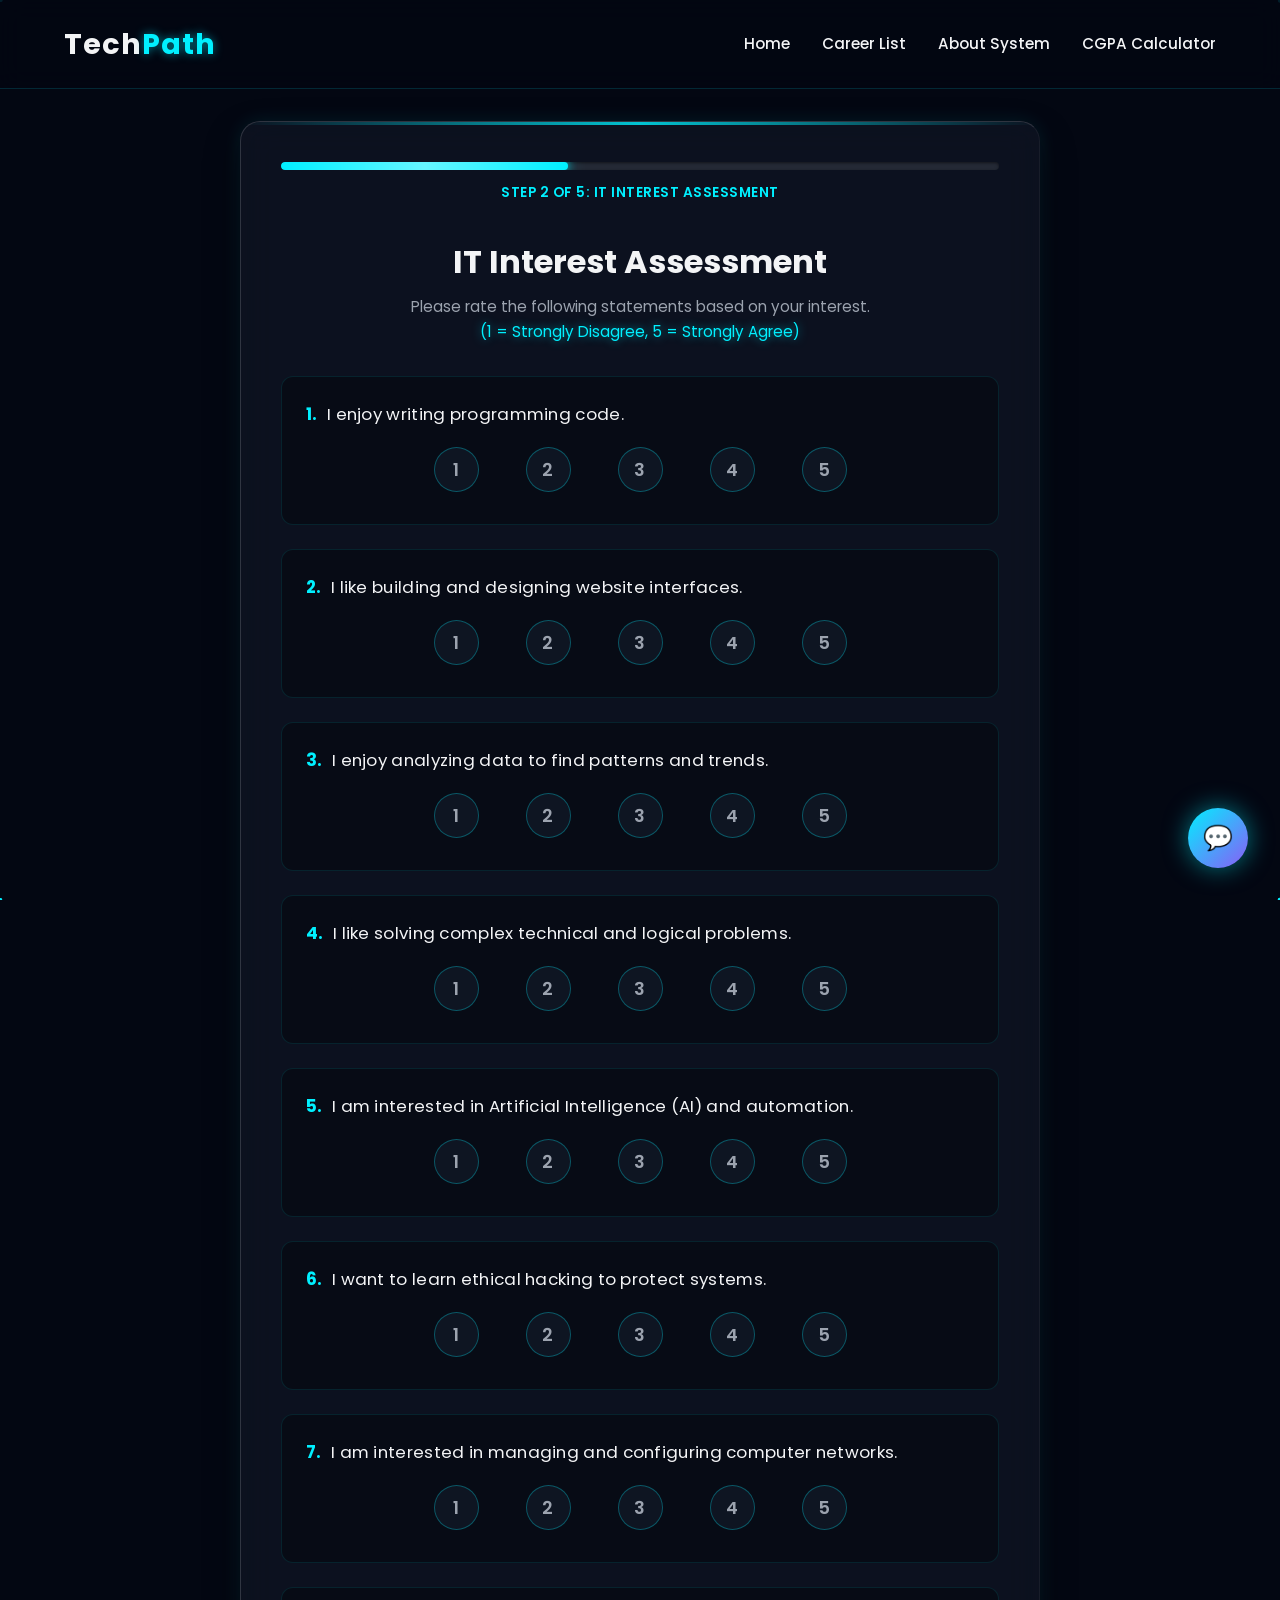
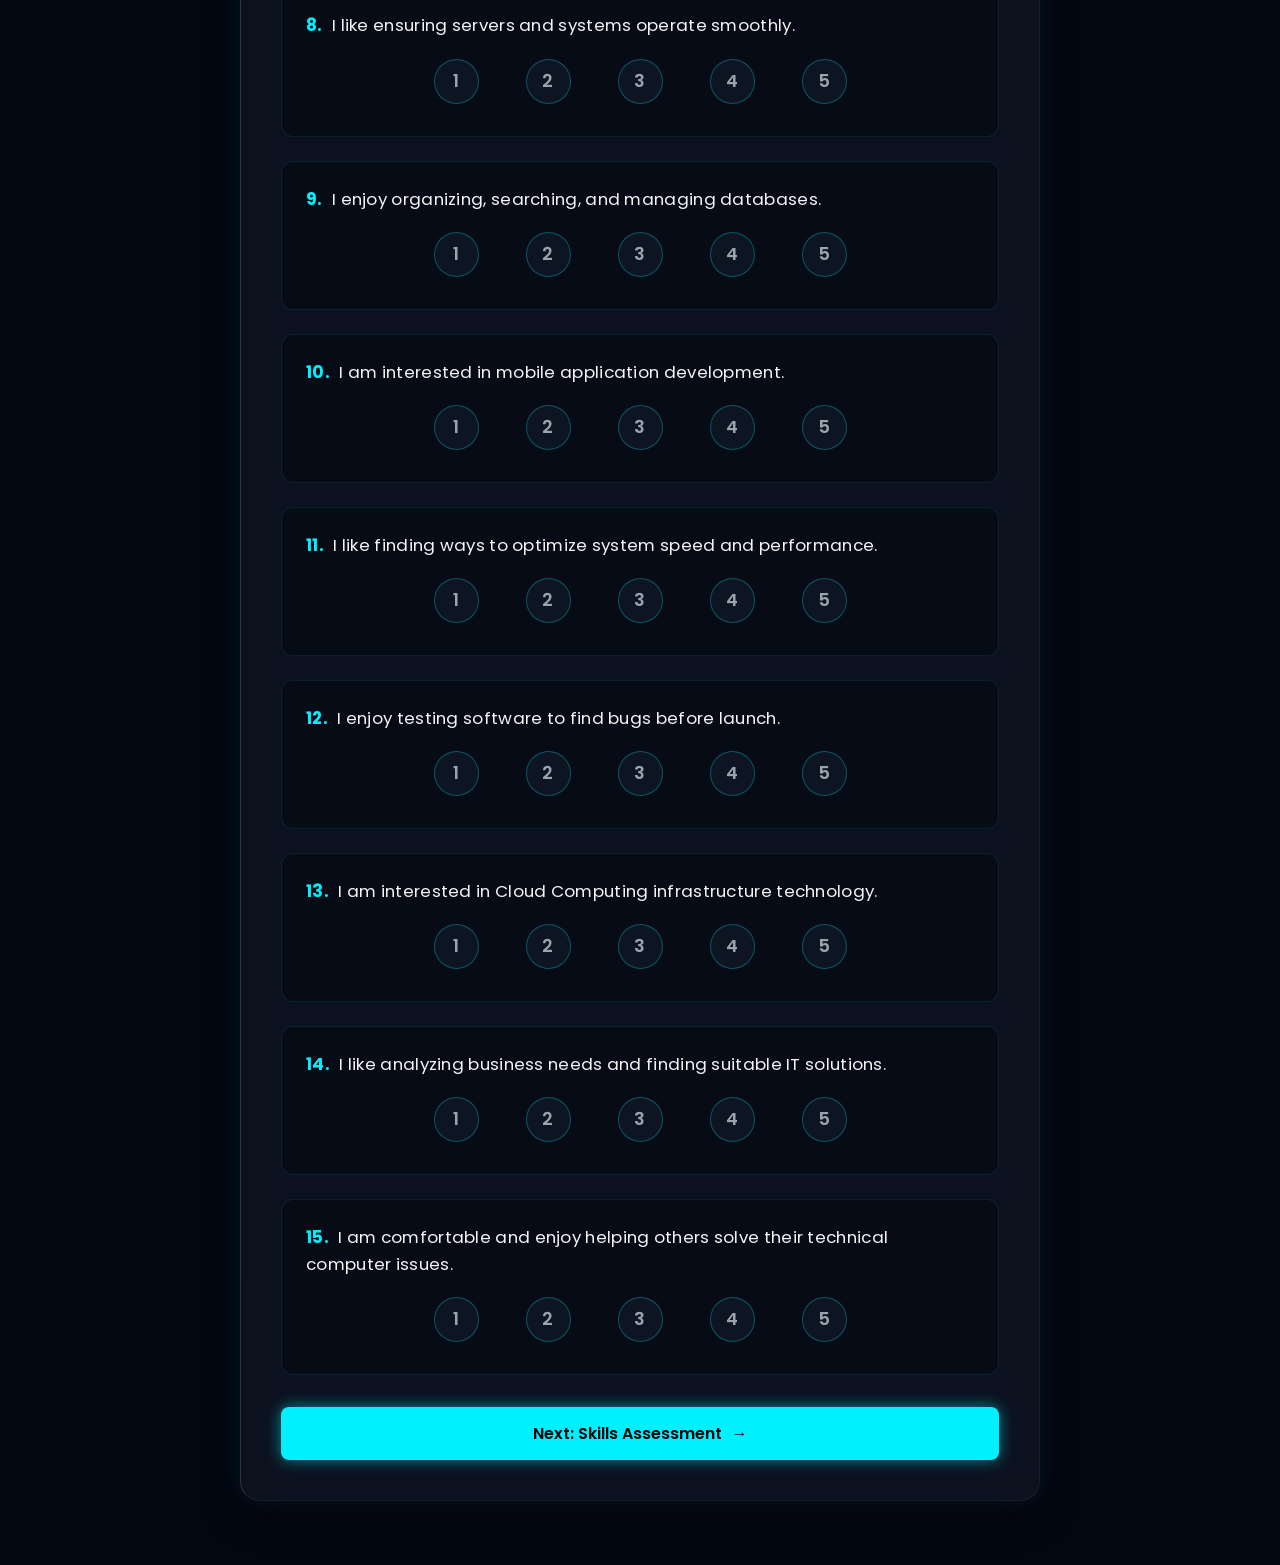
<file: assessment-1.html>
<!DOCTYPE html>
<html lang="en">
<head>
    <meta charset="UTF-8">
    <meta name="viewport" content="width=device-width, initial-scale=1.0">
    <title>IT Interest Assessment | TechPath Expert</title>
    <link rel="stylesheet" href="style.css">
    <link href="https://fonts.googleapis.com/css2?family=Poppins:wght@300;400;500;600;700&display=swap" rel="stylesheet">
    
    <style>
        body { display:flex; flex-direction:column; min-height:100vh; overflow-x:hidden; }

        .container.form-layout {
            flex:1; display:flex; align-items:flex-start; justify-content:center;
            padding:2rem 5% 4rem; width:100%; max-width:100%; box-sizing:border-box;
        }

        .glass-card.form-container.wide {
            width:100%; max-width:800px; padding:2.5rem;
            background:rgba(17,24,39,0.65); backdrop-filter:blur(16px);
            border:1px solid rgba(255,255,255,0.05);
            border-top:1px solid rgba(255,255,255,0.15);
            border-left:1px solid rgba(255,255,255,0.15);
            border-radius:20px;
            box-shadow:0 15px 35px rgba(0,0,0,0.4), 0 0 20px rgba(0,240,255,0.1);
            position:relative; overflow:hidden;
            animation:fadeIn 0.8s ease-out forwards;
        }

        .glass-card::before {
            content:''; position:absolute;
            top:0; left:0; right:0; height:3px;
            background:linear-gradient(90deg, transparent, var(--cyan), transparent);
            animation:scanline 3s linear infinite;
            opacity:0.8; border-top-left-radius:20px; border-top-right-radius:20px;
        }

        .question-card {
            background:rgba(0,0,0,0.3); border:1px solid rgba(0,240,255,0.1);
            border-radius:12px; padding:1.5rem; transition:all 0.3s ease;
        }
        .question-card:hover {
            border-color:rgba(0,240,255,0.3);
            box-shadow:0 5px 15px rgba(0,240,255,0.05);
            background:rgba(0,240,255,0.02);
        }
        .radio-custom { width:45px; height:45px; border-radius:50%; }

        @keyframes fadeIn { from{opacity:0;transform:translateY(30px);} to{opacity:1;transform:translateY(0);} }

        @media (max-width:600px) {
            .glass-card.form-container.wide { padding:1.5rem; }
            .radio-custom { width:35px; height:35px; font-size:0.9rem; }
            .question-card { padding:1.1rem; }
            .question-text { font-size:.92rem; margin-bottom:.9rem; }
            .progress-text { font-size:.72rem; }
        }
        @media (max-width:380px) {
            .container.form-layout { padding:1.2rem 4% 3rem; }
            .glass-card.form-container.wide { padding:1.1rem; }
            .question-card { padding:.9rem; }
            .question-text { font-size:.88rem; }
            .radio-custom { width:30px; height:30px; font-size:.78rem; }
            .rating-group { gap:4px; }
        }
    </style>
</head>
<body>
    <!-- KANVAS BACKGROUND ZARAH -->
    <canvas id="particle-canvas"></canvas>

    <!-- NOTIFIKASI TOAST (Interaktif) -->
    <div id="toastNotification" class="custom-toast">
        <div class="spinner"></div>
        <span>Responses saved! Proceeding to the next step...</span>
    </div>

    <header class="header-container">
        <nav class="navbar">
            <div class="logo"><h1>Tech<span class="text-cyan">Path</span></h1></div>
            <ul class="nav-links">
                <li><a href="index.html">Home</a></li>
                <li><a href="knowledge-base.html">Career List</a></li>
                <li><a href="about.html">About System</a></li>
                <li><a href="cgpa.html">CGPA Calculator</a></li>
            </ul>
        </nav>
    </header>

    <main class="container form-layout">
        <section class="glass-card form-container wide">
            <div class="progress-wrapper">
                <div class="progress-bar">
                    <div class="progress-fill" style="width: 40%;"></div>
                </div>
                <p class="progress-text">Step 2 of 5: IT Interest Assessment</p>
            </div>

            <div class="form-header">
                <h2>IT Interest Assessment</h2>
                <p>Please rate the following statements based on your interest. <br>
                <span class="text-cyan">(1 = Strongly Disagree, 5 = Strongly Agree)</span></p>
            </div>

            <form id="interestForm">
                <div class="questions-container" id="questionsContainer">
                    <!-- Soalan akan dijana oleh JavaScript di sini -->
                </div>

                <div class="form-actions mt-4">
                    <button type="submit" class="btn btn-primary btn-block">Next: Skills Assessment <span class="arrow">→</span></button>
                </div>
            </form>
        </section>
    </main>

    <script src="script.js"></script>

    <!-- SCRIPT TAMBAHAN UNTUK ANIMASI BACKGROUND ZARAH -->
    <script>
        const canvas = document.getElementById('particle-canvas');
        const ctx = canvas.getContext('2d');
        let particles = [];

        function resizeCanvas() {
            canvas.width = window.innerWidth;
            canvas.height = window.innerHeight;
        }

        window.addEventListener('resize', resizeCanvas);
        resizeCanvas();

        class Particle {
            constructor() {
                this.x = Math.random() * canvas.width;
                this.y = Math.random() * canvas.height;
                this.size = Math.random() * 2;
                this.speedX = Math.random() * 1 - 0.5;
                this.speedY = Math.random() * 1 - 0.5;
                this.color = 'rgba(0, 240, 255, 0.5)';
            }

            update() {
                this.x += this.speedX;
                this.y += this.speedY;

                if (this.x > canvas.width) this.x = 0;
                if (this.x < 0) this.x = canvas.width;
                if (this.y > canvas.height) this.y = 0;
                if (this.y < 0) this.y = canvas.height;
            }

            draw() {
                ctx.fillStyle = this.color;
                ctx.beginPath();
                ctx.arc(this.x, this.y, this.size, 0, Math.PI * 2);
                ctx.fill();
            }
        }

        function init() {
            particles = [];
            let numberOfParticles = (canvas.width * canvas.height) / 15000;
            for (let i = 0; i < numberOfParticles; i++) {
                particles.push(new Particle());
            }
        }

        function animateParticles() {
            ctx.clearRect(0, 0, canvas.width, canvas.height);
            for (let i = 0; i < particles.length; i++) {
                particles[i].update();
                particles[i].draw();

                for (let j = i; j < particles.length; j++) {
                    const dx = particles[i].x - particles[j].x;
                    const dy = particles[i].y - particles[j].y;
                    const distance = Math.sqrt(dx * dx + dy * dy);

                    if (distance < 120) {
                        ctx.beginPath();
                        ctx.strokeStyle = `rgba(0, 240, 255, ${0.15 - distance/800})`;
                        ctx.lineWidth = 1;
                        ctx.moveTo(particles[i].x, particles[i].y);
                        ctx.lineTo(particles[j].x, particles[j].y);
                        ctx.stroke();
                    }
                }
            }
            requestAnimationFrame(animateParticles);
        }

        init();
        animateParticles();
    </script>

    <!-- SCRIPT ASAL UNTUK FUNGSI SOALAN -->
    <script>
        // IT Interest Questions Data (15 Questions according to Expert System requirements)
        const interestQuestions = [
            "I enjoy writing programming code.",
            "I like building and designing website interfaces.",
            "I enjoy analyzing data to find patterns and trends.",
            "I like solving complex technical and logical problems.",
            "I am interested in Artificial Intelligence (AI) and automation.",
            "I want to learn ethical hacking to protect systems.",
            "I am interested in managing and configuring computer networks.",
            "I like ensuring servers and systems operate smoothly.",
            "I enjoy organizing, searching, and managing databases.",
            "I am interested in mobile application development.",
            "I like finding ways to optimize system speed and performance.",
            "I enjoy testing software to find bugs before launch.",
            "I am interested in Cloud Computing infrastructure technology.",
            "I like analyzing business needs and finding suitable IT solutions.",
            "I am comfortable and enjoy helping others solve their technical computer issues."
        ];

        // Function to build the questions interface dynamically (Vanilla JS Best Practice)
        const container = document.getElementById('questionsContainer');
        
        interestQuestions.forEach((q, index) => {
            const qNum = index + 1;
            const questionDiv = document.createElement('div');
            questionDiv.className = 'question-card';
            
            let radioButtonsHTML = '';
            for (let i = 1; i <= 5; i++) {
                radioButtonsHTML += `
                    <label class="radio-label">
                        <input type="radio" name="minat_${qNum}" value="${i}" required>
                        <span class="radio-custom">${i}</span>
                    </label>
                `;
            }

            questionDiv.innerHTML = `
                <p class="question-text"><strong>${qNum}.</strong> ${q}</p>
                <div class="rating-group">
                    ${radioButtonsHTML}
                </div>
            `;
            
            container.appendChild(questionDiv);
        });

        // Data storage process when the form is submitted
        document.getElementById('interestForm').addEventListener('submit', function(e) {
            e.preventDefault();

            const minatData = {};
            
            // Collect all 15 answers
            for(let i = 1; i <= 15; i++) {
                const selectedValue = document.querySelector(`input[name="minat_${i}"]:checked`).value;
                minatData[`minat_${i}`] = parseInt(selectedValue);
            }

            // Save to Local Storage as a JSON string
            localStorage.setItem('techpath_minat', JSON.stringify(minatData));

            // Tunjukkan notifikasi interaktif (Custom Toast) tanpa perlu butang OK
            const toast = document.getElementById('toastNotification');
            toast.classList.add('show');

            // Tunggu 1.5 saat (1500ms) untuk pengguna baca notifikasi sebelum automatik redirect
            setTimeout(() => {
                window.location.href = 'assessment-2.html';
            }, 1500);
        });
    </script>
</body>
</html>
</file>
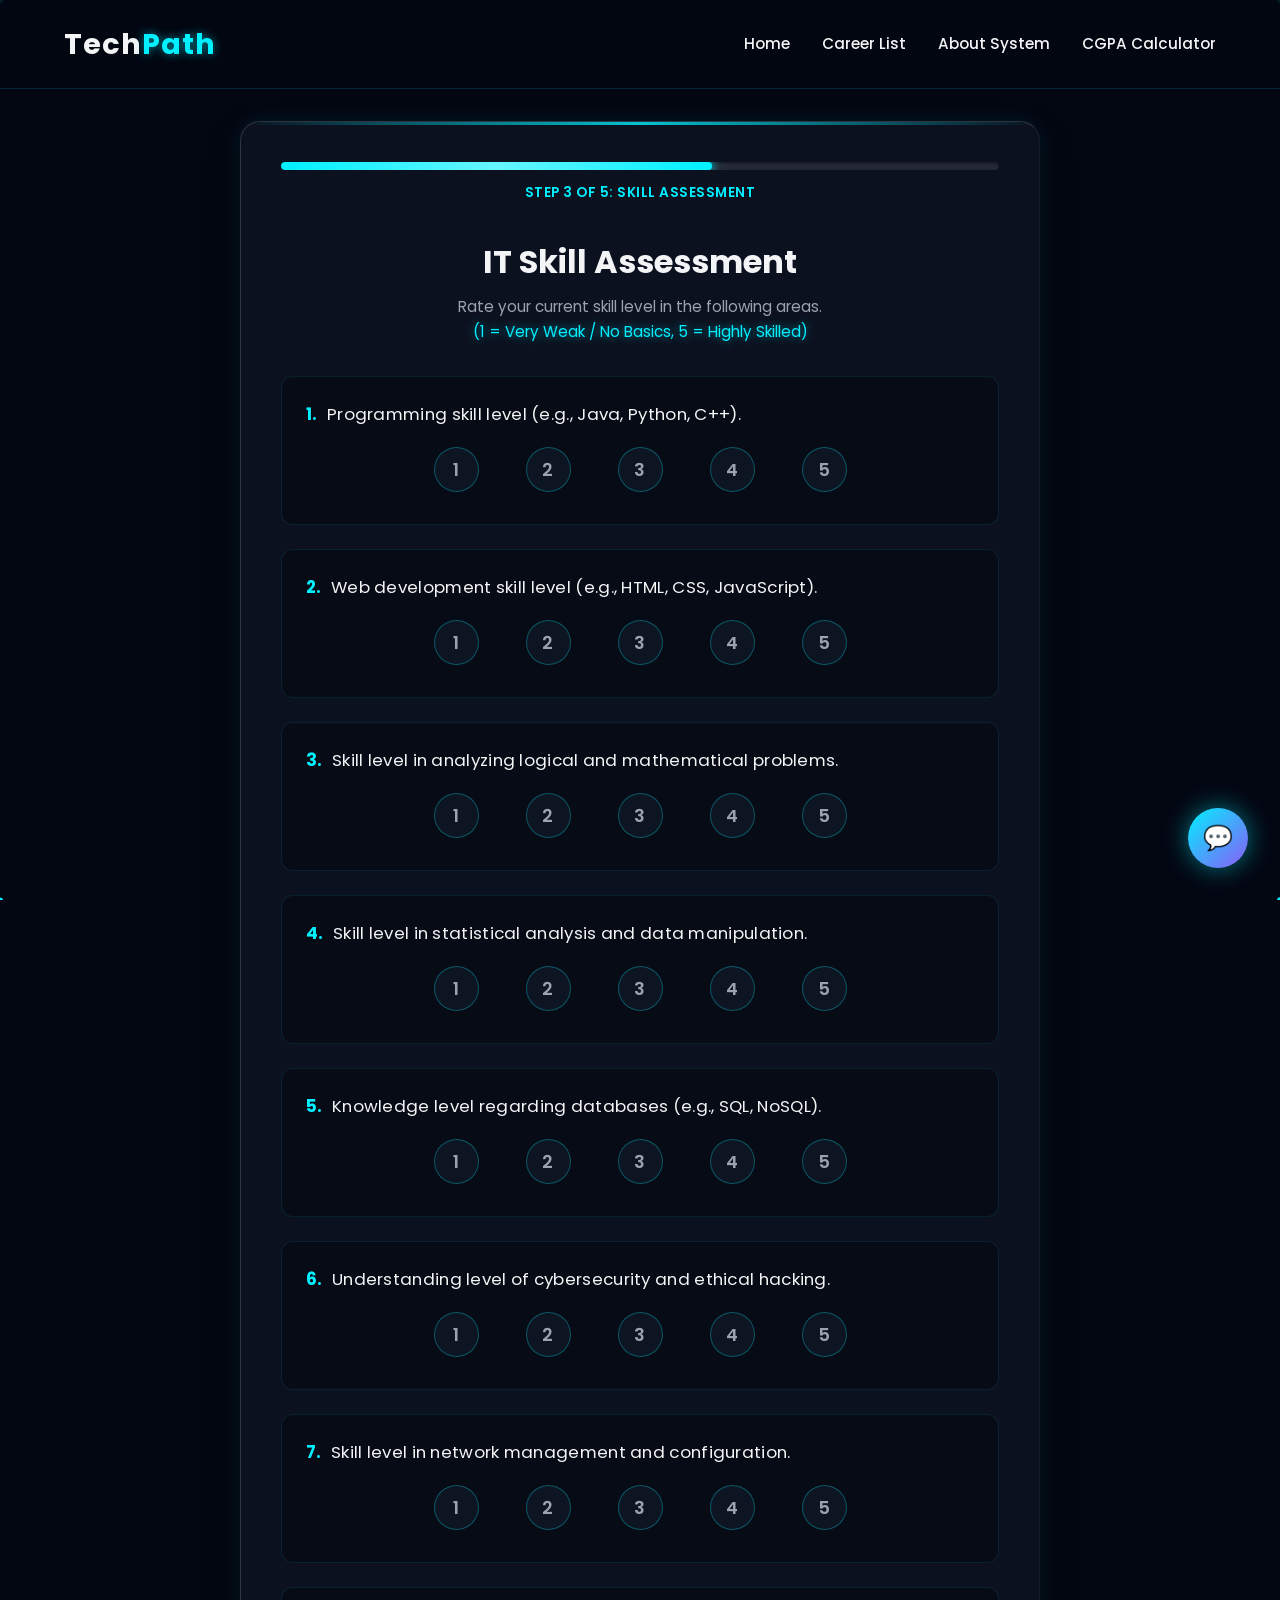
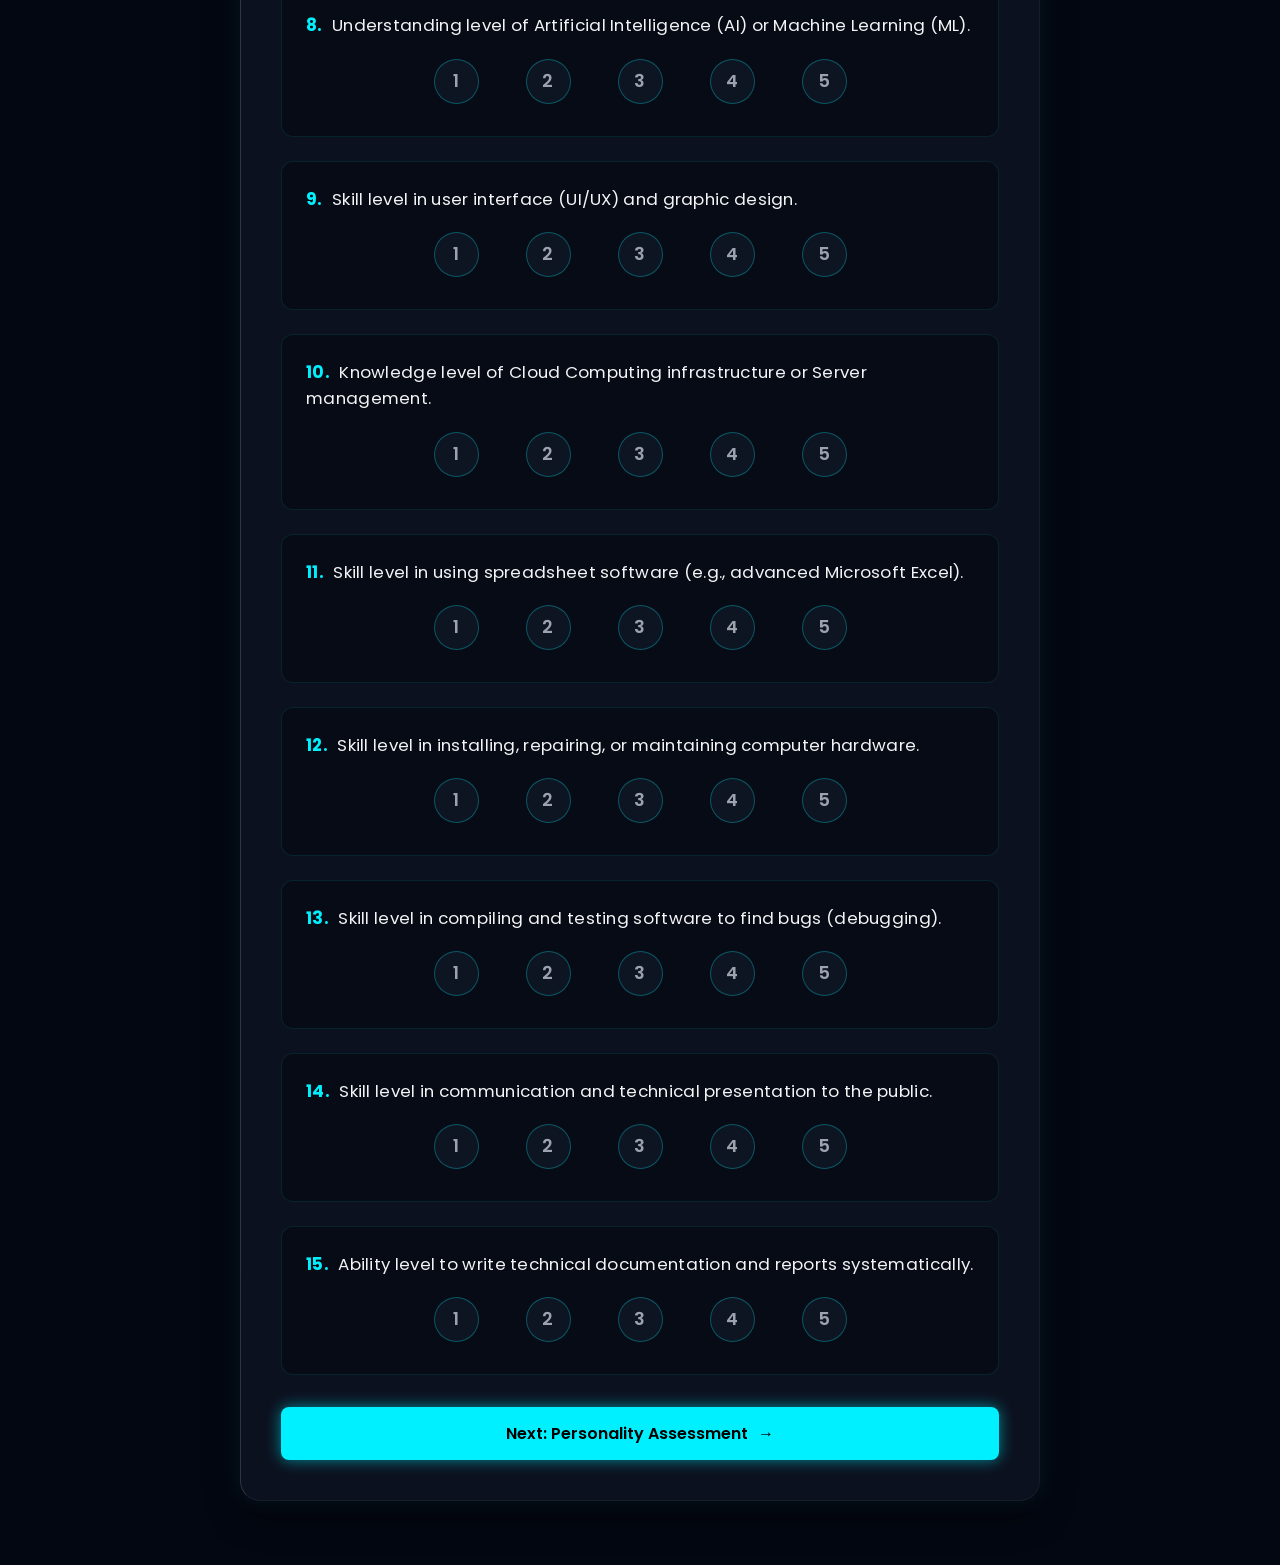
<file: assessment-2.html>
﻿<!DOCTYPE html>
<html lang="en">
<head>
    <meta charset="UTF-8">
    <meta name="viewport" content="width=device-width, initial-scale=1.0">
    <title>Skill Assessment | TechPath Expert</title>
    <link rel="stylesheet" href="style.css">
    <link href="https://fonts.googleapis.com/css2?family=Poppins:wght@300;400;500;600;700&display=swap" rel="stylesheet">
    
    <style>
        body { display:flex; flex-direction:column; min-height:100vh; overflow-x:hidden; }

        .container.form-layout {
            flex:1; display:flex; align-items:flex-start; justify-content:center;
            padding:2rem 5% 4rem; width:100%; max-width:100%; box-sizing:border-box;
        }

        .glass-card.form-container.wide {
            width:100%; max-width:800px; padding:2.5rem;
            background:rgba(17,24,39,0.65); backdrop-filter:blur(16px);
            border:1px solid rgba(255,255,255,0.05);
            border-top:1px solid rgba(255,255,255,0.15);
            border-left:1px solid rgba(255,255,255,0.15);
            border-radius:20px;
            box-shadow:0 15px 35px rgba(0,0,0,0.4), 0 0 20px rgba(0,240,255,0.1);
            position:relative; overflow:hidden;
            animation:fadeIn 0.8s ease-out forwards;
        }

        .glass-card::before {
            content:''; position:absolute;
            top:0; left:0; right:0; height:3px;
            background:linear-gradient(90deg, transparent, var(--cyan), transparent);
            animation:scanline 3s linear infinite;
            opacity:0.8; border-top-left-radius:20px; border-top-right-radius:20px;
        }

        .question-card {
            background:rgba(0,0,0,0.3); border:1px solid rgba(0,240,255,0.1);
            border-radius:12px; padding:1.5rem; transition:all 0.3s ease;
        }
        .question-card:hover {
            border-color:rgba(0,240,255,0.3);
            box-shadow:0 5px 15px rgba(0,240,255,0.05);
            background:rgba(0,240,255,0.02);
        }
        .radio-custom { width:45px; height:45px; border-radius:50%; }

        @keyframes fadeIn { from{opacity:0;transform:translateY(30px);} to{opacity:1;transform:translateY(0);} }

        @media (max-width:600px) {
            .glass-card.form-container.wide { padding:1.5rem; }
            .radio-custom { width:35px; height:35px; font-size:0.9rem; }
            .question-card { padding:1.1rem; }
            .question-text { font-size:.92rem; margin-bottom:.9rem; }
            .progress-text { font-size:.72rem; }
        }
        @media (max-width:380px) {
            .container.form-layout { padding:1.2rem 4% 3rem; }
            .glass-card.form-container.wide { padding:1.1rem; }
            .question-card { padding:.9rem; }
            .question-text { font-size:.88rem; }
            .radio-custom { width:30px; height:30px; font-size:.78rem; }
            .rating-group { gap:4px; }
        }
    </style>
</head>
<body>
    <canvas id="particle-canvas"></canvas>

    <div id="toastNotification" class="custom-toast">
        <div class="spinner"></div>
        <span>Data saved successfully! Redirecting to the next step...</span>
    </div>

    <header class="header-container">
        <nav class="navbar">
            <div class="logo"><h1>Tech<span class="text-cyan">Path</span></h1></div>
            <ul class="nav-links">
                <li><a href="index.html">Home</a></li>
                <li><a href="knowledge-base.html">Career List</a></li>
                <li><a href="about.html">About System</a></li>
                <li><a href="cgpa.html">CGPA Calculator</a></li>
            </ul>
        </nav>
    </header>

    <main class="container form-layout">
        <section class="glass-card form-container wide">
            <div class="progress-wrapper">
                <div class="progress-bar">
                    <div class="progress-fill" style="width: 60%;"></div>
                </div>
                <p class="progress-text">Step 3 of 5: Skill Assessment</p>
            </div>

            <div class="form-header">
                <h2>IT Skill Assessment</h2>
                <p>Rate your current skill level in the following areas. <br>
                <span class="text-cyan">(1 = Very Weak / No Basics, 5 = Highly Skilled)</span></p>
            </div>

            <form id="skillsForm">
                <div class="questions-container" id="questionsContainer">
                    </div>

                <div class="form-actions mt-4">
                    <button type="submit" class="btn btn-primary btn-block">Next: Personality Assessment <span class="arrow">→</span></button>
                </div>
            </form>
        </section>
    </main>

    <script src="script.js"></script>

    <script>
        const canvas = document.getElementById('particle-canvas');
        const ctx = canvas.getContext('2d');
        let particles = [];

        function resizeCanvas() {
            canvas.width = window.innerWidth;
            canvas.height = window.innerHeight;
        }

        window.addEventListener('resize', resizeCanvas);
        resizeCanvas();

        class Particle {
            constructor() {
                this.x = Math.random() * canvas.width;
                this.y = Math.random() * canvas.height;
                this.size = Math.random() * 2;
                this.speedX = Math.random() * 1 - 0.5;
                this.speedY = Math.random() * 1 - 0.5;
                this.color = 'rgba(0, 240, 255, 0.5)';
            }

            update() {
                this.x += this.speedX;
                this.y += this.speedY;

                if (this.x > canvas.width) this.x = 0;
                if (this.x < 0) this.x = canvas.width;
                if (this.y > canvas.height) this.y = 0;
                if (this.y < 0) this.y = canvas.height;
            }

            draw() {
                ctx.fillStyle = this.color;
                ctx.beginPath();
                ctx.arc(this.x, this.y, this.size, 0, Math.PI * 2);
                ctx.fill();
            }
        }

        function init() {
            particles = [];
            let numberOfParticles = (canvas.width * canvas.height) / 15000;
            for (let i = 0; i < numberOfParticles; i++) {
                particles.push(new Particle());
            }
        }

        function animateParticles() {
            ctx.clearRect(0, 0, canvas.width, canvas.height);
            for (let i = 0; i < particles.length; i++) {
                particles[i].update();
                particles[i].draw();

                for (let j = i; j < particles.length; j++) {
                    const dx = particles[i].x - particles[j].x;
                    const dy = particles[i].y - particles[j].y;
                    const distance = Math.sqrt(dx * dx + dy * dy);

                    if (distance < 120) {
                        ctx.beginPath();
                        ctx.strokeStyle = `rgba(0, 240, 255, ${0.15 - distance/800})`;
                        ctx.lineWidth = 1;
                        ctx.moveTo(particles[i].x, particles[i].y);
                        ctx.lineTo(particles[j].x, particles[j].y);
                        ctx.stroke();
                    }
                }
            }
            requestAnimationFrame(animateParticles);
        }

        init();
        animateParticles();
    </script>

    <script>
        // Skill Question Data (15 Questions according to Expert System requirements)
        const skillQuestions = [
            "Programming skill level (e.g., Java, Python, C++).",
            "Web development skill level (e.g., HTML, CSS, JavaScript).",
            "Skill level in analyzing logical and mathematical problems.",
            "Skill level in statistical analysis and data manipulation.",
            "Knowledge level regarding databases (e.g., SQL, NoSQL).",
            "Understanding level of cybersecurity and ethical hacking.",
            "Skill level in network management and configuration.",
            "Understanding level of Artificial Intelligence (AI) or Machine Learning (ML).",
            "Skill level in user interface (UI/UX) and graphic design.",
            "Knowledge level of Cloud Computing infrastructure or Server management.",
            "Skill level in using spreadsheet software (e.g., advanced Microsoft Excel).",
            "Skill level in installing, repairing, or maintaining computer hardware.",
            "Skill level in compiling and testing software to find bugs (debugging).",
            "Skill level in communication and technical presentation to the public.",
            "Ability level to write technical documentation and reports systematically."
        ];

        // Function to build question interface dynamically
        const container = document.getElementById('questionsContainer');
        
        skillQuestions.forEach((q, index) => {
            const qNum = index + 1;
            const questionDiv = document.createElement('div');
            questionDiv.className = 'question-card';
            
            let radioButtonsHTML = '';
            for (let i = 1; i <= 5; i++) {
                radioButtonsHTML += `
                    <label class="radio-label">
                        <input type="radio" name="kemahiran_${qNum}" value="${i}" required>
                        <span class="radio-custom">${i}</span>
                    </label>
                `;
            }

            questionDiv.innerHTML = `
                <p class="question-text"><strong>${qNum}.</strong> ${q}</p>
                <div class="rating-group">
                    ${radioButtonsHTML}
                </div>
            `;
            
            container.appendChild(questionDiv);
        });

        // Data saving process when form is submitted
        document.getElementById('skillsForm').addEventListener('submit', function(e) {
            e.preventDefault();

            const kemahiranData = {};
            
            // Collect all 15 answers
            for(let i = 1; i <= 15; i++) {
                const selectedValue = document.querySelector(`input[name="kemahiran_${i}"]:checked`).value;
                kemahiranData[`kemahiran_${i}`] = parseInt(selectedValue);
            }

            // Save into Local Storage as JSON string
            localStorage.setItem('techpath_kemahiran', JSON.stringify(kemahiranData));

            // Show interactive notification (Custom Toast) added from the previous page
            const toast = document.getElementById('toastNotification');
            toast.classList.add('show');

            // Wait 1.5 seconds (1500ms) for user to read notification before automatic navigation
            setTimeout(() => {
                window.location.href = 'assessment-3.html';
            }, 1500);
        });
    </script>
</body>
</html>
</file>
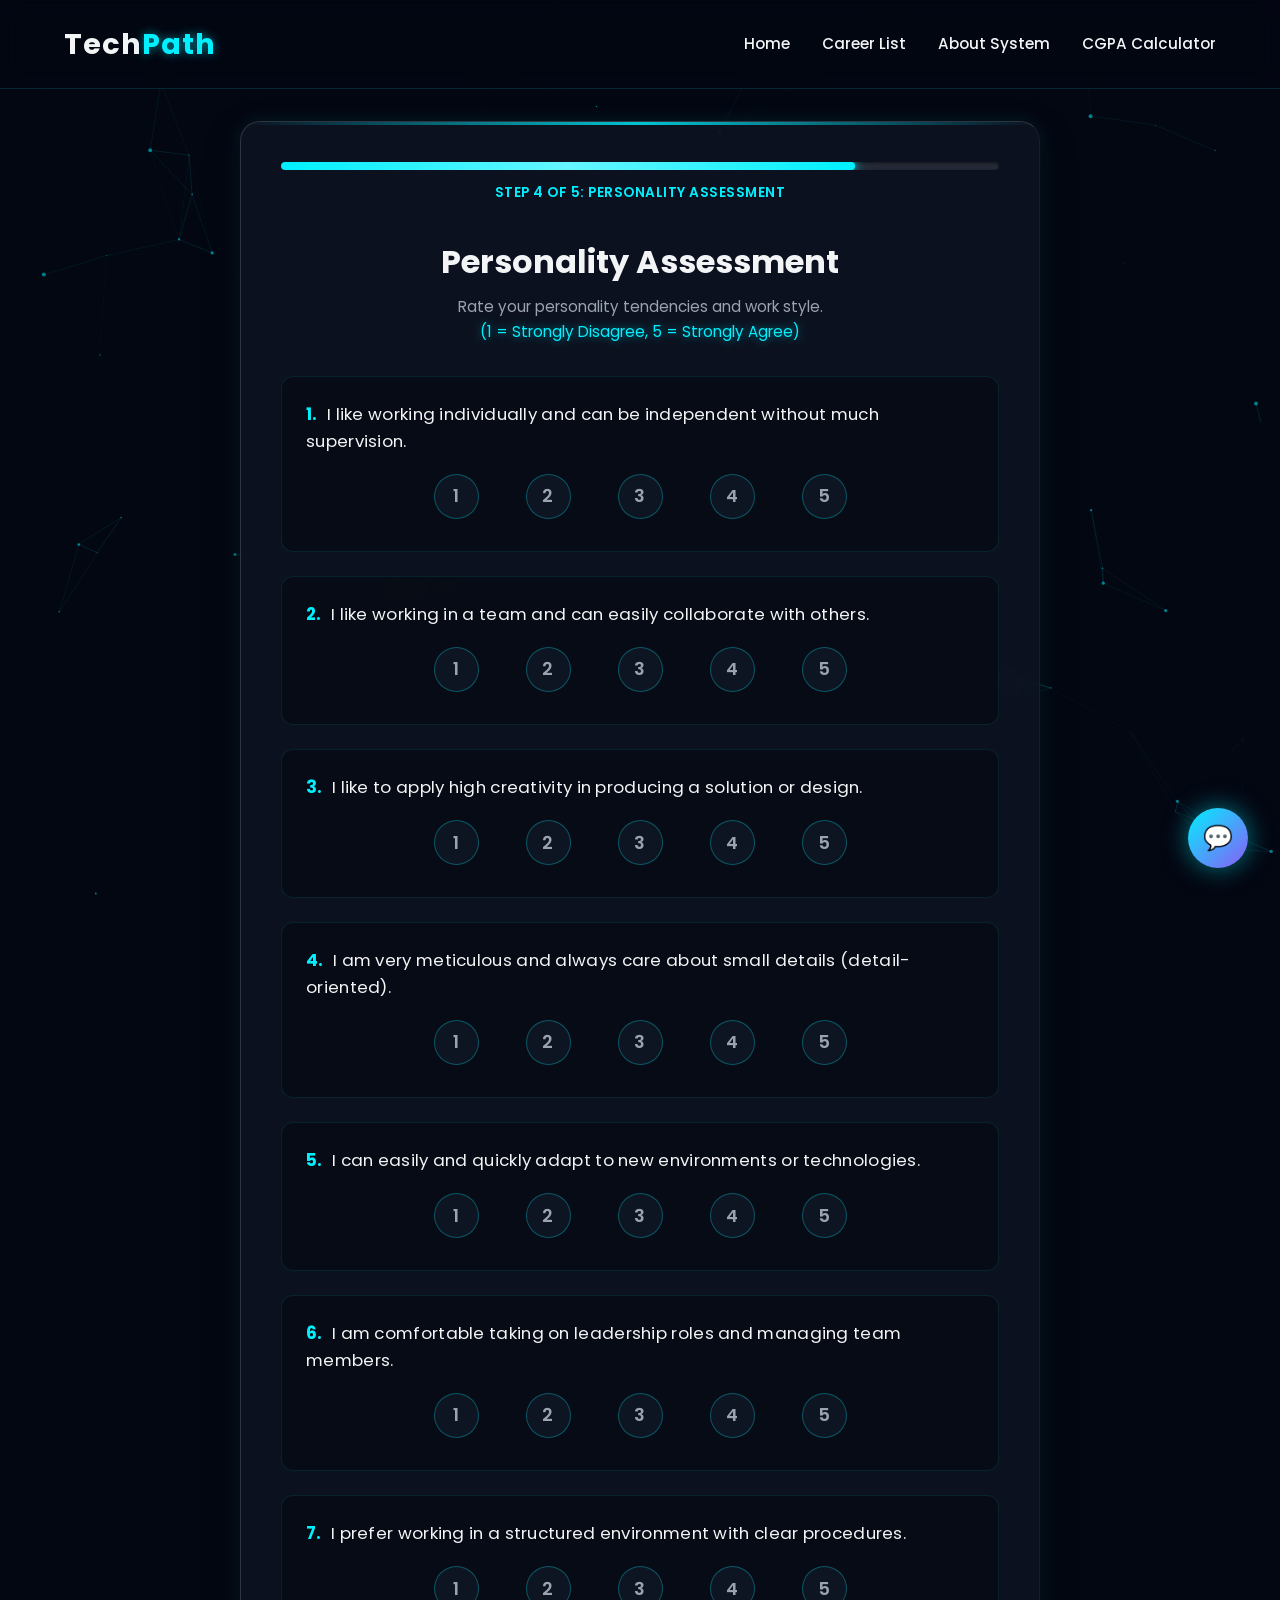
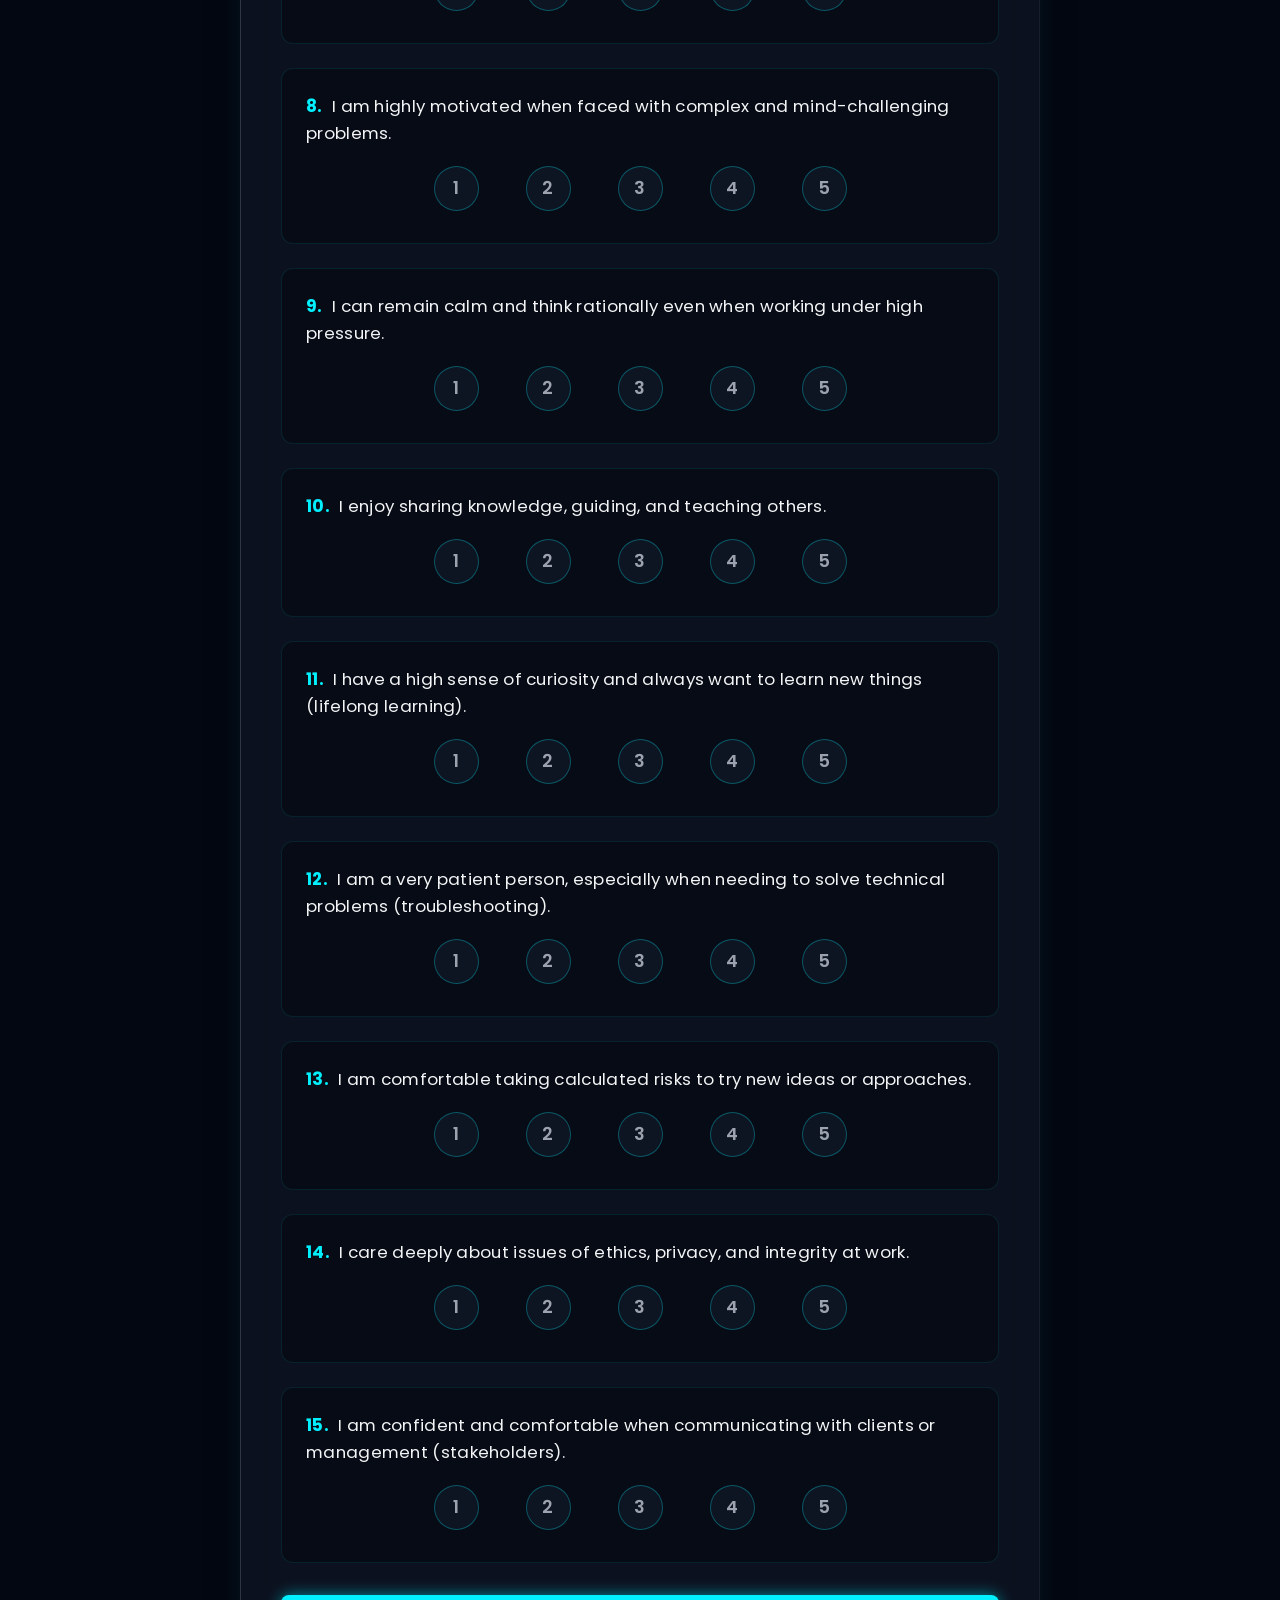
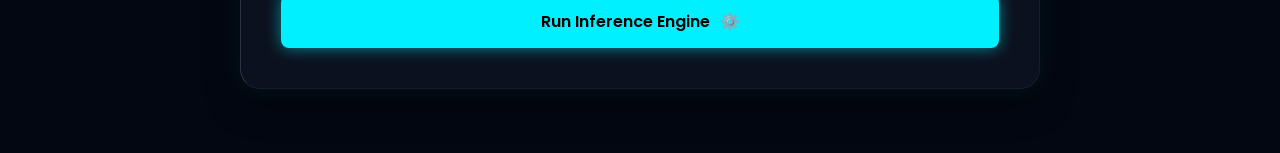
<file: assessment-3.html>
﻿<!DOCTYPE html>
<html lang="en">
<head>
    <meta charset="UTF-8">
    <meta name="viewport" content="width=device-width, initial-scale=1.0">
    <title>Personality Assessment | TechPath Expert</title>
    <link rel="stylesheet" href="style.css">
    <link href="https://fonts.googleapis.com/css2?family=Poppins:wght@300;400;500;600;700&display=swap" rel="stylesheet">
    
    <style>
        /* Force body layout same as assessment-1 and assessment-2 */
        body {
            display: flex;
            flex-direction: column;
            min-height: 100vh;
            overflow-x: hidden;
        }

        /* Form layout — fills remaining space, centers card */
        .container.form-layout {
            flex: 1;
            display: flex;
            align-items: flex-start;
            justify-content: center;
            padding: 2rem 5% 4rem;
            width: 100%;
            max-width: 100%;
            box-sizing: border-box;
        }

        /* Form card — same max-width as assessment-1 and 2 */
        .glass-card.form-container.wide {
            width: 100%;
            max-width: 800px;
            padding: 2.5rem;
            background: rgba(17, 24, 39, 0.65);
            backdrop-filter: blur(16px);
            border: 1px solid rgba(255, 255, 255, 0.05);
            border-top: 1px solid rgba(255, 255, 255, 0.15);
            border-left: 1px solid rgba(255, 255, 255, 0.15);
            border-radius: 20px;
            box-shadow: 0 15px 35px rgba(0, 0, 0, 0.4), 0 0 20px rgba(0, 240, 255, 0.1);
            position: relative;
            overflow: hidden;
            animation: fadeIn 0.8s ease-out forwards;
        }

        /* Animated top border */
        .glass-card::before {
            content: '';
            position: absolute;
            top: 0; left: 0; right: 0; height: 3px;
            background: linear-gradient(90deg, transparent, var(--cyan), transparent);
            animation: scanline 3s linear infinite;
            opacity: 0.8;
            border-top-left-radius: 20px;
            border-top-right-radius: 20px;
        }

        /* Question cards */
        .question-card {
            background: rgba(0, 0, 0, 0.3);
            border: 1px solid rgba(0, 240, 255, 0.1);
            border-radius: 12px;
            padding: 1.5rem;
            transition: all 0.3s ease;
        }
        .question-card:hover {
            border-color: rgba(0, 240, 255, 0.3);
            box-shadow: 0 5px 15px rgba(0, 240, 255, 0.05);
            background: rgba(0, 240, 255, 0.02);
        }

        /* Radio buttons */
        .radio-custom {
            width: 45px;
            height: 45px;
            border-radius: 50%;
        }

        @keyframes fadeIn {
            from { opacity: 0; transform: translateY(30px); }
            to   { opacity: 1; transform: translateY(0); }
        }

        @media (max-width: 600px) {
            .glass-card.form-container.wide { padding: 1.5rem; }
            .radio-custom { width: 35px; height: 35px; font-size: 0.9rem; }
            .question-card { padding: 1.1rem; }
            .question-text { font-size: .92rem; margin-bottom: .9rem; }
            .progress-text { font-size: .72rem; }
        }
        @media (max-width: 380px) {
            .container.form-layout { padding: 1.2rem 4% 3rem; }
            .glass-card.form-container.wide { padding: 1.1rem; }
            .question-card { padding: .9rem; }
            .question-text { font-size: .88rem; }
            .radio-custom { width: 30px; height: 30px; font-size: .78rem; }
            .rating-group { gap: 4px; }
        }
    </style>
</head>
<body>
    <canvas id="particle-canvas"></canvas>

    <div id="toastNotification" class="custom-toast">
        <div class="spinner"></div>
        <span>Data successfully saved! Running Inference Engine...</span>
    </div>

    <header class="header-container">
        <nav class="navbar">
            <div class="logo"><h1>Tech<span class="text-cyan">Path</span></h1></div>
            <ul class="nav-links">
                <li><a href="index.html">Home</a></li>
                <li><a href="knowledge-base.html">Career List</a></li>
                <li><a href="about.html">About System</a></li>
                <li><a href="cgpa.html">CGPA Calculator</a></li>
            </ul>
        </nav>
    </header>

    <main class="container form-layout">
        <section class="glass-card form-container wide">
            <div class="progress-wrapper">
                <div class="progress-bar">
                    <div class="progress-fill" style="width: 80%;"></div>
                </div>
                <p class="progress-text">Step 4 of 5: Personality Assessment</p>
            </div>

            <div class="form-header">
                <h2>Personality Assessment</h2>
                <p>Rate your personality tendencies and work style. <br>
                <span class="text-cyan">(1 = Strongly Disagree, 5 = Strongly Agree)</span></p>
            </div>

            <form id="personalityForm">
                <div class="questions-container" id="questionsContainer">
                    </div>

                <div class="form-actions mt-4">
                    <button type="submit" class="btn btn-primary btn-block">Run Inference Engine <span class="arrow">⚙️</span></button>
                </div>
            </form>
        </section>
    </main>

    <script src="script.js"></script>

    <script>
        const canvas = document.getElementById('particle-canvas');
        const ctx = canvas.getContext('2d');
        let particles = [];

        function resizeCanvas() {
            canvas.width = window.innerWidth;
            canvas.height = window.innerHeight;
        }

        window.addEventListener('resize', resizeCanvas);
        resizeCanvas();

        class Particle {
            constructor() {
                this.x = Math.random() * canvas.width;
                this.y = Math.random() * canvas.height;
                this.size = Math.random() * 2;
                this.speedX = Math.random() * 1 - 0.5;
                this.speedY = Math.random() * 1 - 0.5;
                this.color = 'rgba(0, 240, 255, 0.5)';
            }

            update() {
                this.x += this.speedX;
                this.y += this.speedY;

                if (this.x > canvas.width) this.x = 0;
                if (this.x < 0) this.x = canvas.width;
                if (this.y > canvas.height) this.y = 0;
                if (this.y < 0) this.y = canvas.height;
            }

            draw() {
                ctx.fillStyle = this.color;
                ctx.beginPath();
                ctx.arc(this.x, this.y, this.size, 0, Math.PI * 2);
                ctx.fill();
            }
        }

        function init() {
            particles = [];
            let numberOfParticles = (canvas.width * canvas.height) / 15000;
            for (let i = 0; i < numberOfParticles; i++) {
                particles.push(new Particle());
            }
        }

        function animateParticles() {
            ctx.clearRect(0, 0, canvas.width, canvas.height);
            for (let i = 0; i < particles.length; i++) {
                particles[i].update();
                particles[i].draw();

                for (let j = i; j < particles.length; j++) {
                    const dx = particles[i].x - particles[j].x;
                    const dy = particles[i].y - particles[j].y;
                    const distance = Math.sqrt(dx * dx + dy * dy);

                    if (distance < 120) {
                        ctx.beginPath();
                        ctx.strokeStyle = `rgba(0, 240, 255, ${0.15 - distance/800})`;
                        ctx.lineWidth = 1;
                        ctx.moveTo(particles[i].x, particles[i].y);
                        ctx.lineTo(particles[j].x, particles[j].y);
                        ctx.stroke();
                    }
                }
            }
            requestAnimationFrame(animateParticles);
        }

        init();
        animateParticles();
    </script>

    <script>
        // Personality Question Data (15 Questions according to Expert System requirements)
        const personalityQuestions = [
            "I like working individually and can be independent without much supervision.",
            "I like working in a team and can easily collaborate with others.",
            "I like to apply high creativity in producing a solution or design.",
            "I am very meticulous and always care about small details (detail-oriented).",
            "I can easily and quickly adapt to new environments or technologies.",
            "I am comfortable taking on leadership roles and managing team members.",
            "I prefer working in a structured environment with clear procedures.",
            "I am highly motivated when faced with complex and mind-challenging problems.",
            "I can remain calm and think rationally even when working under high pressure.",
            "I enjoy sharing knowledge, guiding, and teaching others.",
            "I have a high sense of curiosity and always want to learn new things (lifelong learning).",
            "I am a very patient person, especially when needing to solve technical problems (troubleshooting).",
            "I am comfortable taking calculated risks to try new ideas or approaches.",
            "I care deeply about issues of ethics, privacy, and integrity at work.",
            "I am confident and comfortable when communicating with clients or management (stakeholders)."
        ];

        // Function to build question interface dynamically
        const container = document.getElementById('questionsContainer');
        
        personalityQuestions.forEach((q, index) => {
            const qNum = index + 1;
            const questionDiv = document.createElement('div');
            questionDiv.className = 'question-card';
            
            let radioButtonsHTML = '';
            for (let i = 1; i <= 5; i++) {
                radioButtonsHTML += `
                    <label class="radio-label">
                        <input type="radio" name="personaliti_${qNum}" value="${i}" required>
                        <span class="radio-custom">${i}</span>
                    </label>
                `;
            }

            questionDiv.innerHTML = `
                <p class="question-text"><strong>${qNum}.</strong> ${q}</p>
                <div class="rating-group">
                    ${radioButtonsHTML}
                </div>
            `;
            
            container.appendChild(questionDiv);
        });

        // Data saving process when form is submitted
        document.getElementById('personalityForm').addEventListener('submit', function(e) {
            e.preventDefault();

            const personalitiData = {};
            
            // Collect all 15 answers
            for(let i = 1; i <= 15; i++) {
                const selectedValue = document.querySelector(`input[name="personaliti_${i}"]:checked`).value;
                personalitiData[`personaliti_${i}`] = parseInt(selectedValue);
            }

            // Save into Local Storage as JSON string
            localStorage.setItem('techpath_personaliti', JSON.stringify(personalitiData));

            // Tunjukkan notifikasi interaktif (Custom Toast) yang ditambah dari page sebelumnya
            const toast = document.getElementById('toastNotification');
            toast.classList.add('show');

            // Tunggu 1.5 saat (1500ms) untuk pengguna baca notifikasi sebelum automatik navigasi
            setTimeout(() => {
                // Navigate to inference engine / processing page
                window.location.href = 'processing.html';
            }, 1500);
        });
    </script>
</body>
</html>
</file>
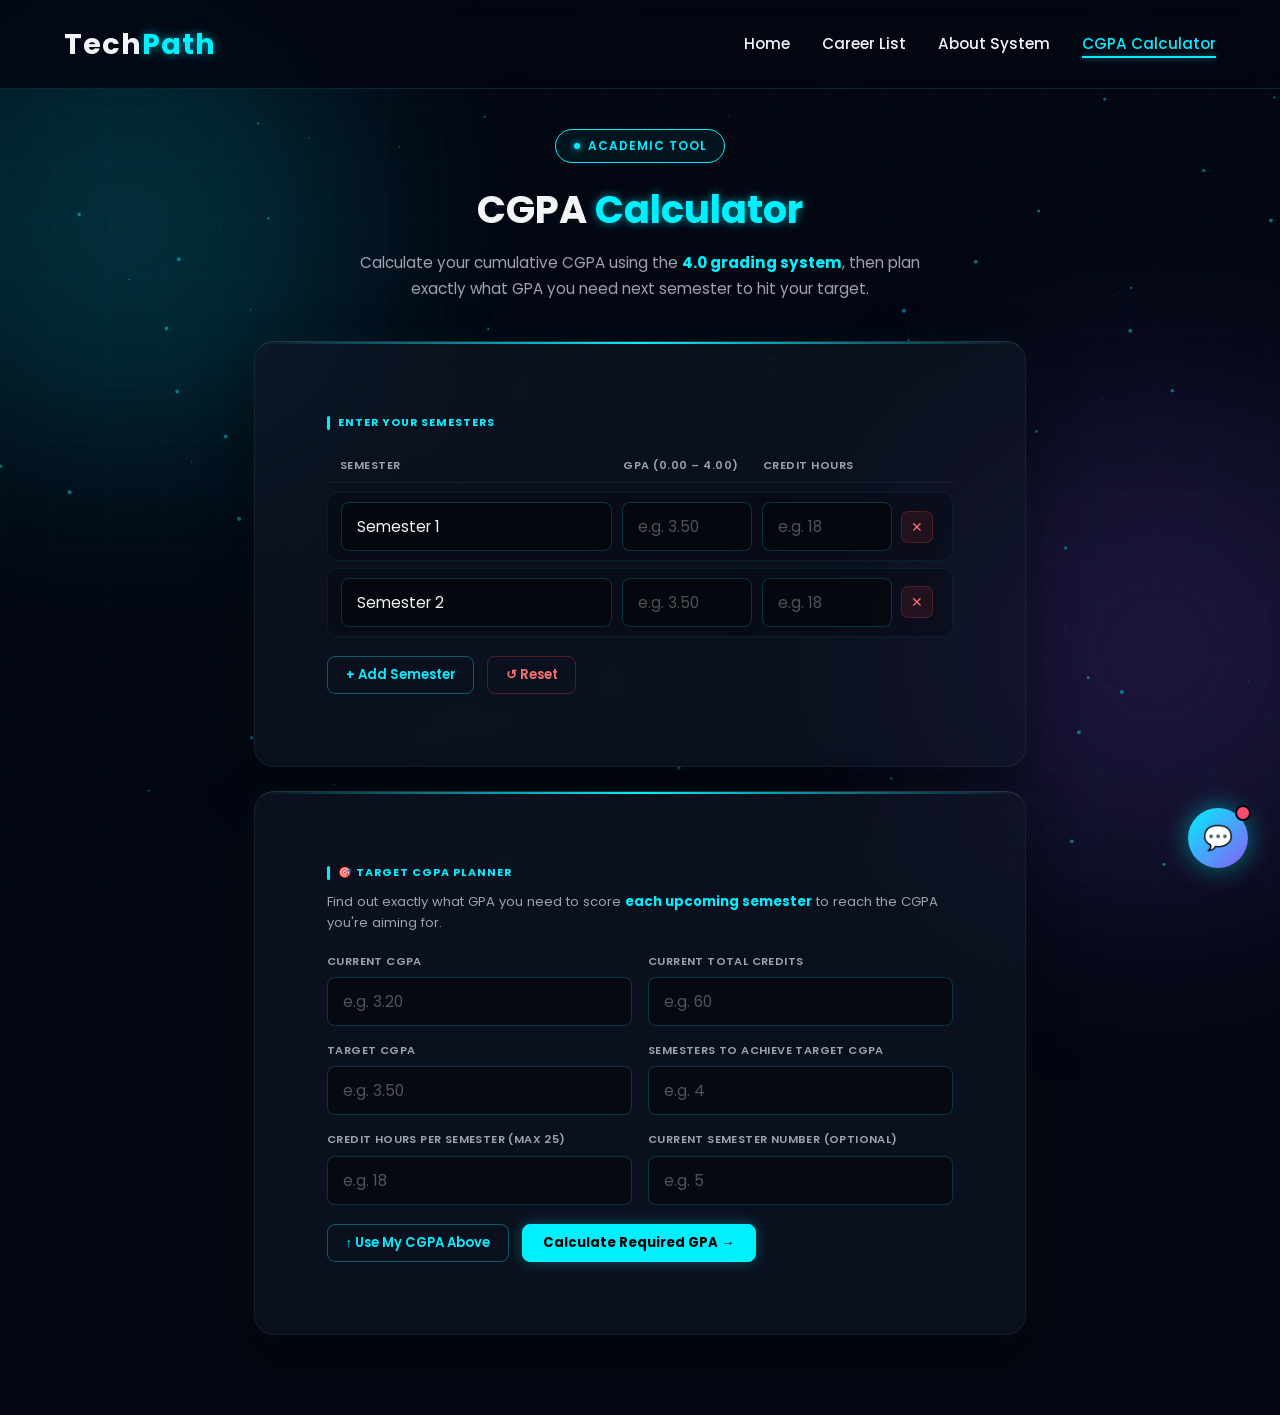
<file: cgpa.html>
<!DOCTYPE html>
<html lang="en">
<head>
    <meta charset="UTF-8">
    <meta name="viewport" content="width=device-width, initial-scale=1.0">
    <title>CGPA Calculator | TechPath Expert</title>
    <link rel="stylesheet" href="style.css">
    <link href="https://fonts.googleapis.com/css2?family=Poppins:wght@300;400;500;600;700&display=swap" rel="stylesheet">

    <style>
        :root {
            --bg:     #030712;
            --cyan:   #00f0ff;
            --glow:   rgba(0,240,255,0.55);
            --purple: #8b5cf6;
            --card:   rgba(17,24,39,0.6);
            --text:   #f3f4f6;
            --muted:  #9ca3af;
        }
        *, *::before, *::after { margin:0; padding:0; box-sizing:border-box; }
        body { font-family:'Poppins',sans-serif; background:var(--bg); color:var(--text); overflow-x:hidden; }

        /* ── BACKGROUNDS ── */
        .grid-bg {
            position:fixed; inset:0; z-index:-2;
            background-image: linear-gradient(rgba(0,240,255,.022) 1px,transparent 1px),
                              linear-gradient(90deg,rgba(0,240,255,.022) 1px,transparent 1px);
            background-size:55px 55px; animation:gridDrift 30s linear infinite;
        }
        @keyframes gridDrift { to { background-position:55px 55px; } }
        .glow-orb { position:fixed; border-radius:50%; filter:blur(110px); z-index:-1; opacity:.18; pointer-events:none; }
        .orb-1 { width:450px; height:450px; background:var(--cyan);   top:0;    left:-8%;  animation:floatOrb 18s ease-in-out infinite alternate; }
        .orb-2 { width:500px; height:500px; background:var(--purple); bottom:0; right:-10%; animation:floatOrb 22s ease-in-out infinite alternate-reverse; }
        @keyframes floatOrb { 0%{transform:translate(0,0);} 100%{transform:translate(25px,-40px);} }
        #particle-canvas { position:fixed; inset:0; z-index:-1; pointer-events:none; }

        /* Header styles come from style.css */

        /* ── PAGE LAYOUT ── */
        .page-wrap { max-width:900px; margin:0 auto; padding:2.5rem 5% 5rem; position:relative; z-index:10; }

        /* ── HERO ── */
        .hero { text-align:center; margin-bottom:2.5rem; }
        .hero-badge {
            display:inline-flex; align-items:center; gap:8px;
            padding:.4rem 1.1rem; margin-bottom:1rem;
            background:rgba(0,240,255,.06); border:1px solid var(--cyan); border-radius:50px;
            font-size:.75rem; color:var(--cyan); text-transform:uppercase; letter-spacing:1px; font-weight:600;
        }
        .badge-dot { width:6px; height:6px; background:var(--cyan); border-radius:50%; box-shadow:0 0 6px var(--cyan); animation:bdot 1.5s infinite; }
        @keyframes bdot { 0%,100%{opacity:1;} 50%{opacity:.3;} }
        .hero h1 { font-size:2.4rem; font-weight:700; margin-bottom:.6rem; }
        .hero p { color:var(--muted); font-size:.95rem; line-height:1.7; max-width:560px; margin:0 auto; }


        /* ── GLASS CARD ── */
        .glass-card {
            background:var(--card); backdrop-filter:blur(16px);
            border:1px solid rgba(255,255,255,.06);
            border-top:1px solid rgba(255,255,255,.13);
            border-radius:20px;
            box-shadow:0 20px 45px rgba(0,0,0,.5), 0 0 25px rgba(0,240,255,.05);
            position:relative; overflow:hidden;
        }
        .card-topline { position:absolute; top:0; left:0; right:0; height:2px; background:linear-gradient(90deg,transparent,var(--cyan),transparent); }
        .card-body { padding:2rem; }
        .section-label { font-size:.68rem; font-weight:700; text-transform:uppercase; letter-spacing:1px; color:var(--cyan); margin-bottom:1.2rem; display:flex; align-items:center; gap:.5rem; }
        .section-label::before { content:''; width:3px; height:14px; background:var(--cyan); border-radius:2px; flex-shrink:0; }
        .section-sub { font-size:.82rem; color:var(--muted); margin:-.6rem 0 1.2rem; line-height:1.6; }
        .section-sub strong { color:var(--cyan); }

        /* ── TABLE HEADERS ── */
        .semester-header {
            display:grid; grid-template-columns:1fr 130px 130px 38px;
            gap:.6rem; padding:.4rem .8rem;
            font-size:.7rem; font-weight:600; color:var(--muted);
            text-transform:uppercase; letter-spacing:.5px;
            border-bottom:1px solid rgba(255,255,255,.06); margin-bottom:.6rem;
        }

        /* ── ROWS ── */
        .semester-row {
            display:grid; grid-template-columns:1fr 130px 130px 38px;
            gap:.6rem; align-items:center; padding:.55rem .8rem;
            background:rgba(0,0,0,.22); border:1px solid rgba(0,240,255,.07);
            border-radius:10px; margin-bottom:.45rem; transition:border-color .2s;
        }
        .semester-row:hover { border-color:rgba(0,240,255,.22); }

        /* ── TARGET PLANNER GRID ── */
        .target-grid { display:grid; grid-template-columns:1fr 1fr; gap:1rem; margin-bottom:1.2rem; }
        .target-field label {
            display:block; font-size:.7rem; color:var(--muted); margin-bottom:.4rem;
            text-transform:uppercase; letter-spacing:.4px; font-weight:600;
        }

        /* ── INPUTS ── */
        .input-field {
            background:rgba(0,0,0,.4); border:1px solid rgba(0,240,255,.15);
            border-radius:7px; padding:.48rem .7rem;
            color:var(--text); font-family:'Poppins',sans-serif; font-size:.84rem;
            width:100%; transition:border-color .2s; outline:none;
        }
        .input-field:focus { border-color:var(--cyan); box-shadow:0 0 8px rgba(0,240,255,.18); }

        /* ── BUTTONS ── */
        .btn-row { display:flex; gap:.8rem; align-items:center; margin-top:1.2rem; flex-wrap:wrap; }
        .btn-add {
            display:inline-flex; align-items:center; gap:.4rem;
            padding:.52rem 1.1rem; border-radius:8px;
            background:transparent; color:var(--cyan);
            border:1px solid rgba(0,240,255,.35);
            font-family:'Poppins',sans-serif; font-size:.82rem; font-weight:600;
            cursor:pointer; transition:all .25s;
        }
        .btn-add:hover { background:rgba(0,240,255,.08); transform:translateY(-1px); }
        .btn-primary-action {
            display:inline-flex; align-items:center; gap:.4rem;
            padding:.52rem 1.3rem; border-radius:8px;
            background:var(--cyan); color:#000;
            border:1px solid var(--cyan);
            font-family:'Poppins',sans-serif; font-size:.82rem; font-weight:700;
            cursor:pointer; transition:all .25s;
            box-shadow:0 0 14px rgba(0,240,255,.3);
        }
        .btn-primary-action:hover { transform:translateY(-1px); box-shadow:0 0 20px rgba(0,240,255,.5); }
        .btn-reset {
            display:inline-flex; align-items:center; gap:.4rem;
            padding:.52rem 1.1rem; border-radius:8px;
            background:transparent; color:#f87171;
            border:1px solid rgba(239,68,68,.3);
            font-family:'Poppins',sans-serif; font-size:.82rem; font-weight:600;
            cursor:pointer; transition:all .25s;
        }
        .btn-reset:hover { background:rgba(239,68,68,.08); }
        .btn-delete {
            background:rgba(239,68,68,.1); border:1px solid rgba(239,68,68,.22);
            color:#f87171; border-radius:7px; width:32px; height:32px;
            cursor:pointer; font-size:.9rem; display:flex; align-items:center; justify-content:center;
            transition:all .2s; flex-shrink:0;
        }
        .btn-delete:hover { background:rgba(239,68,68,.25); }

        /* ── RESULT CARD ── */
        .result-card {
            margin-top:1.5rem;
            background:rgba(0,240,255,.03); border:1px solid rgba(0,240,255,.15);
            border-radius:16px; padding:1.8rem; display:none;
        }
        .result-card.show { display:block; animation:fadeUp .4s ease; }
        @keyframes fadeUp { from{opacity:0;transform:translateY(12px);} to{opacity:1;transform:translateY(0);} }

        .result-main { display:flex; align-items:center; gap:2rem; flex-wrap:wrap; margin-bottom:1.2rem; }
        .gpa-big {
            font-size:3.5rem; font-weight:700; font-family:'Courier New',monospace;
            color:var(--cyan); text-shadow:0 0 30px rgba(0,240,255,.5); line-height:1;
        }
        .gpa-label { font-size:.7rem; color:var(--muted); text-transform:uppercase; letter-spacing:.8px; margin-top:.3rem; }
        .result-info { flex:1; min-width:180px; }
        .result-stats { display:flex; gap:1.8rem; flex-wrap:wrap; }
        .stat-item .sv { font-size:1.1rem; font-weight:700; color:var(--text); }
        .stat-item .sl { font-size:.68rem; color:var(--muted); text-transform:uppercase; letter-spacing:.5px; }

        /* GPA progress bar */
        .gpa-bar-wrap { margin-top:1rem; }
        .gpa-bar-labels { display:flex; justify-content:space-between; font-size:.68rem; color:var(--muted); font-family:'Courier New',monospace; margin-bottom:.4rem; }
        .gpa-bar-track { height:8px; background:rgba(255,255,255,.07); border-radius:8px; overflow:hidden; }
        .gpa-bar-fill { height:100%; border-radius:8px; transition:width 1s cubic-bezier(.1,.8,.2,1); box-shadow:0 0 10px rgba(0,240,255,.4); }

        /* Target planner info boxes */
        .target-note {
            margin-top:1rem; padding:.9rem 1rem; border-radius:10px;
            font-size:.82rem; line-height:1.65;
        }
        .target-note.ok      { background:rgba(0,240,255,.04); border:1px solid rgba(0,240,255,.15); color:var(--muted); }
        .target-note.warn    { background:rgba(239,68,68,.06); border:1px solid rgba(239,68,68,.2); color:var(--text); }
        .target-note.success { background:rgba(74,222,128,.06); border:1px solid rgba(74,222,128,.25); color:var(--text); text-align:center; }
        .target-note strong { color:var(--cyan); }
        .target-error { text-align:center; color:#f87171; font-size:.85rem; padding:.5rem; }

        /* Semester-by-semester plan table */
        .sem-plan-table { width:100%; border-collapse:collapse; font-size:.82rem; }
        .sem-plan-table th {
            text-align:left; font-size:.64rem; text-transform:uppercase; letter-spacing:.5px;
            color:var(--cyan); padding:.55rem .7rem; border-bottom:1px solid rgba(0,240,255,.15); font-weight:700;
        }
        .sem-plan-table th:not(:first-child) { text-align:center; }
        .sem-plan-table td { padding:.55rem .7rem; border-bottom:1px solid rgba(255,255,255,.05); color:var(--text); }
        .sem-plan-table tr:hover td { background:rgba(0,240,255,.03); }

        /* ── REVEAL ── */
        .reveal { opacity:0; transform:translateY(20px); transition:opacity .5s ease, transform .5s ease; }
        .reveal.visible { opacity:1; transform:translateY(0); }

        /* ── RESPONSIVE ── */
        @media (max-width:680px) {
            .hero h1 { font-size:1.9rem; }
            .gpa-big { font-size:2.8rem; }
        }
        @media (max-width:600px) {
            .nav-links { display:none; }
            .page-wrap { padding:1.8rem 4.5% 4rem; }
            .hero p { font-size:.85rem; }

            /* Semester row: name on top, GPA + Credit Hrs paired below, delete button floats top-right */
            .semester-header { display:none; }
            .semester-row {
                position:relative;
                display:grid;
                grid-template-columns:1fr 1fr;
                gap:.5rem;
                padding:.65rem 2.6rem .65rem .65rem;
            }
            .semester-row > input:first-child { grid-column:1 / -1; }
            .semester-row > .btn-delete {
                position:absolute; top:.55rem; right:.55rem;
                width:34px; height:34px; font-size:.95rem;
            }

            .target-grid { grid-template-columns:1fr; gap:.85rem; }

            /* Bigger touch targets */
            .input-field { font-size:.95rem; padding:.62rem .75rem; }
            .btn-add, .btn-reset, .btn-primary-action {
                font-size:.85rem; padding:.7rem .85rem; width:100%;
                justify-content:center; min-height:46px;
            }
            .btn-row { flex-direction:column; gap:.6rem; }

            .gpa-big { font-size:2.5rem; }
            .card-body { padding:1.2rem; }
            .section-sub { font-size:.78rem; }
            .result-card { padding:1.2rem; }
            .result-main { flex-direction:column; gap:1rem; align-items:flex-start; }
            .result-stats { gap:1.2rem; }
            .target-note { font-size:.78rem; padding:.8rem .9rem; }

            /* Semester breakdown table */
            .sem-plan-table { font-size:.74rem; }
            .sem-plan-table th { font-size:.6rem; padding:.45rem .4rem; }
            .sem-plan-table td { padding:.45rem .4rem; }
        }
        @media (max-width:380px) {
            .hero h1 { font-size:1.6rem; }
            .hero-badge { font-size:.68rem; }
            .gpa-big { font-size:2.1rem; }
            .semester-row { grid-template-columns:1fr; padding-right:2.6rem; }
            .semester-row > input:first-child { grid-column:auto; }
        }
    </style>
</head>
<body>
    <div class="grid-bg"></div>
    <div class="glow-orb orb-1"></div>
    <div class="glow-orb orb-2"></div>
    <canvas id="particle-canvas"></canvas>

    <header class="header-container">
        <nav class="navbar">
            <div class="logo"><h1>Tech<span class="text-cyan">Path</span></h1></div>
            <ul class="nav-links">
                <li><a href="index.html">Home</a></li>
                <li><a href="knowledge-base.html">Career List</a></li>
                <li><a href="about.html">About System</a></li>
                <li><a href="cgpa.html" class="active">CGPA Calculator</a></li>
            </ul>
        </nav>
    </header>

    <main class="page-wrap">

        <!-- HERO -->
        <div class="hero reveal">
            <div class="hero-badge"><span class="badge-dot"></span> Academic Tool</div>
            <h1>CGPA <span class="text-cyan">Calculator</span></h1>
            <p>Calculate your cumulative CGPA using the <strong style="color:var(--cyan)">4.0 grading system</strong>, then plan exactly what GPA you need next semester to hit your target.</p>
        </div>

        <!-- ══ CGPA CALCULATOR ══ -->
        <div class="glass-card reveal">
            <div class="card-topline"></div>
            <div class="card-body">
                <div class="section-label">Enter Your Semesters</div>

                <div class="semester-header">
                    <span>Semester</span>
                    <span>GPA (0.00 – 4.00)</span>
                    <span>Credit Hours</span>
                    <span></span>
                </div>
                <div id="semesterRows"></div>

                <div class="btn-row">
                    <button class="btn-add"   onclick="addSemesterRow()">+ Add Semester</button>
                    <button class="btn-reset" onclick="resetCgpa()">↺ Reset</button>
                </div>

                <!-- CGPA Result -->
                <div class="result-card" id="cgpaResult">
                    <div class="result-main">
                        <div>
                            <div class="gpa-big" id="cgpaVal">—</div>
                            <div class="gpa-label">Cumulative GPA (CGPA)</div>
                        </div>
                        <div class="result-info">
                            <div class="result-stats">
                                <div class="stat-item">
                                    <div class="sv" id="cgpaTotalCredits">—</div>
                                    <div class="sl">Total Credits</div>
                                </div>
                                <div class="stat-item">
                                    <div class="sv" id="cgpaSemesters">—</div>
                                    <div class="sl">Semesters</div>
                                </div>
                                <div class="stat-item">
                                    <div class="sv" id="cgpaTotalQP">—</div>
                                    <div class="sl">Quality Points</div>
                                </div>
                            </div>
                        </div>
                    </div>
                    <div class="gpa-bar-wrap">
                        <div class="gpa-bar-labels">
                            <span>0.00</span><span>1.00</span><span>2.00</span><span>3.00</span><span>4.00</span>
                        </div>
                        <div class="gpa-bar-track">
                            <div class="gpa-bar-fill" id="cgpaBar" style="width:0%"></div>
                        </div>
                    </div>
                </div>
            </div>
        </div>

        <!-- ══ TARGET CGPA PLANNER ══ -->
        <div class="glass-card reveal" style="margin-top:1.5rem;">
            <div class="card-topline"></div>
            <div class="card-body">
                <div class="section-label">🎯 Target CGPA Planner</div>
                <p class="section-sub">Find out exactly what GPA you need to score <strong>each upcoming semester</strong> to reach the CGPA you're aiming for.</p>

                <div class="target-grid">
                    <div class="target-field">
                        <label for="tgtCurrentCgpa">Current CGPA</label>
                        <input class="input-field gpa-auto-input" type="text" inputmode="numeric" id="tgtCurrentCgpa" data-raw="" placeholder="e.g. 3.20" oninput="handleGpaInput(this)">
                    </div>
                    <div class="target-field">
                        <label for="tgtCurrentCredits">Current Total Credits</label>
                        <input class="input-field" type="number" id="tgtCurrentCredits" min="0" placeholder="e.g. 60">
                    </div>
                    <div class="target-field">
                        <label for="tgtTargetCgpa">Target CGPA</label>
                        <input class="input-field gpa-auto-input" type="text" inputmode="numeric" id="tgtTargetCgpa" data-raw="" placeholder="e.g. 3.50" oninput="handleGpaInput(this)">
                    </div>
                    <div class="target-field">
                        <label for="tgtNumSemesters">Semesters to Achieve Target CGPA</label>
                        <input class="input-field" type="number" id="tgtNumSemesters" min="1" max="20" placeholder="e.g. 4">
                    </div>
                    <div class="target-field">
                        <label for="tgtNextCredits">Credit Hours per Semester (max 25)</label>
                        <input class="input-field" type="number" id="tgtNextCredits" min="1" max="25" placeholder="e.g. 18" oninput="clampCreditHours(this)">
                    </div>
                    <div class="target-field">
                        <label for="tgtCurrentSemNum">Current Semester Number (optional)</label>
                        <input class="input-field" type="number" id="tgtCurrentSemNum" min="0" max="20" placeholder="e.g. 5">
                    </div>
                </div>

                <div class="btn-row">
                    <button class="btn-add" onclick="useCgpaResult()">↑ Use My CGPA Above</button>
                    <button class="btn-primary-action" onclick="calcTarget()">Calculate Required GPA →</button>
                </div>

                <!-- Target Result -->
                <div class="result-card" id="targetResult"></div>
            </div>
        </div>

    </main>

    <script src="script.js"></script>

    <!-- Particle Canvas -->
    <script>
        const canvas = document.getElementById('particle-canvas');
        const ctx    = canvas.getContext('2d');
        let particles = [];
        function resizeCanvas(){ canvas.width=window.innerWidth; canvas.height=window.innerHeight; }
        window.addEventListener('resize', resizeCanvas); resizeCanvas();
        class Particle {
            constructor(){ this.x=Math.random()*canvas.width; this.y=Math.random()*canvas.height; this.size=Math.random()*1.8+.3; this.sx=Math.random()*.8-.4; this.sy=Math.random()*.8-.4; }
            update(){ this.x+=this.sx; this.y+=this.sy; if(this.x>canvas.width||this.x<0)this.sx*=-1; if(this.y>canvas.height||this.y<0)this.sy*=-1; }
            draw(){ ctx.fillStyle='rgba(0,240,255,.45)'; ctx.beginPath(); ctx.arc(this.x,this.y,this.size,0,Math.PI*2); ctx.fill(); }
        }
        function initP(){ particles=[]; const n=(canvas.width*canvas.height)/14000; for(let i=0;i<n;i++)particles.push(new Particle()); }
        function animP(){
            ctx.clearRect(0,0,canvas.width,canvas.height);
            particles.forEach((p,i)=>{ p.update(); p.draw();
                for(let j=i+1;j<particles.length;j++){
                    const dx=p.x-particles[j].x, dy=p.y-particles[j].y, d=Math.sqrt(dx*dx+dy*dy);
                    if(d<110){ ctx.beginPath(); ctx.strokeStyle=`rgba(0,240,255,${.1-d/1100})`; ctx.lineWidth=.7; ctx.moveTo(p.x,p.y); ctx.lineTo(particles[j].x,particles[j].y); ctx.stroke(); }
                }
            });
            requestAnimationFrame(animP);
        }
        initP(); animP();

        // Scroll reveal
        const ro = new IntersectionObserver(entries=>{
            entries.forEach((e,i)=>{ if(e.isIntersecting) setTimeout(()=>e.target.classList.add('visible'), i*80); });
        },{threshold:.08});
        document.querySelectorAll('.reveal').forEach(el=>ro.observe(el));
    </script>

    <!-- CGPA Logic -->
    <script>
        function gpaColor(gpa) {
            if (gpa >= 3.50) return '#4ade80';
            if (gpa >= 3.00) return '#00f0ff';
            if (gpa >= 2.50) return '#fbbf24';
            if (gpa >= 2.00) return '#fb923c';
            return '#f87171';
        }

        function barColor(gpa) {
            if (gpa >= 3.50) return 'linear-gradient(90deg,#00f0ff,#4ade80)';
            if (gpa >= 3.00) return 'linear-gradient(90deg,#00f0ff,#8b5cf6)';
            if (gpa >= 2.50) return 'linear-gradient(90deg,#8b5cf6,#fbbf24)';
            if (gpa >= 2.00) return 'linear-gradient(90deg,#fbbf24,#fb923c)';
            return                  'linear-gradient(90deg,#fb923c,#f87171)';
        }

        // ══════════════════════════════
        // CGPA CALCULATOR
        // ══════════════════════════════
        let semId = 0;
        let lastCgpa = null, lastCredits = null, lastSemCount = null;

        // ── GPA input: calculator-style decimal entry (type "350" → "3.50") ──
        // Driven by the 'input' event (not keydown) so it works reliably with
        // mobile virtual keyboards, autofill, predictive text, and paste alike —
        // keydown interception is unreliable across mobile keyboards/IMEs.
        function handleGpaInput(el) {
            let digits = el.value.replace(/\D/g, '').slice(-3);
            if (digits !== '' && parseInt(digits, 10) > 400) digits = el.dataset.raw || '';
            updateGpaDisplay(el, digits);
        }

        function updateGpaDisplay(el, raw) {
            el.dataset.raw = raw;
            el.value = raw === '' ? '' : (parseInt(raw, 10) / 100).toFixed(2);
            const pos = el.value.length;
            el.setSelectionRange(pos, pos);
            calcCGPA();
        }

        // ── Credit Hours: hard-capped at 25 ──
        function clampCreditHours(el) {
            const val = parseFloat(el.value);
            if (!isNaN(val) && val > 25) el.value = 25;
            calcCGPA();
        }

        function addSemesterRow() {
            semId++;
            const n   = semId;
            const div = document.createElement('div');
            div.className = 'semester-row';
            div.id = `semr-${n}`;
            div.innerHTML = `
                <input class="input-field" type="text" placeholder="e.g. Semester ${n}" value="Semester ${n}" oninput="calcCGPA()">
                <input class="input-field gpa-auto-input" type="text" inputmode="numeric" placeholder="e.g. 3.50" data-raw="" oninput="handleGpaInput(this)">
                <input class="input-field ch-input" type="number" min="1" max="25" placeholder="e.g. 18" oninput="clampCreditHours(this)">
                <button class="btn-delete" onclick="delSemRow('semr-${n}')">✕</button>`;
            document.getElementById('semesterRows').appendChild(div);
            calcCGPA();
        }

        function delSemRow(id) {
            const el = document.getElementById(id);
            if (el) el.remove();
            calcCGPA();
        }

        function calcCGPA() {
            const rows = document.querySelectorAll('#semesterRows .semester-row');
            let totalQP = 0, totalCH = 0, counted = 0;

            rows.forEach(row => {
                const gpa = parseFloat(row.querySelector('.gpa-auto-input').value);
                const ch  = parseFloat(row.querySelector('.ch-input').value);
                if (!isNaN(gpa) && !isNaN(ch) && gpa >= 0 && gpa <= 4 && ch > 0) {
                    totalQP += gpa * ch;
                    totalCH += ch;
                    counted++;
                }
            });

            const card = document.getElementById('cgpaResult');
            if (counted === 0) { card.classList.remove('show'); lastCgpa = null; lastCredits = null; lastSemCount = null; return; }

            const cgpa  = totalQP / totalCH;
            const color = gpaColor(cgpa);

            document.getElementById('cgpaVal').textContent  = cgpa.toFixed(2);
            document.getElementById('cgpaVal').style.color  = color;
            document.getElementById('cgpaVal').style.textShadow = `0 0 30px ${color}80`;

            document.getElementById('cgpaTotalCredits').textContent = totalCH;
            document.getElementById('cgpaSemesters').textContent    = counted;
            document.getElementById('cgpaTotalQP').textContent      = totalQP.toFixed(2);

            const bar = document.getElementById('cgpaBar');
            bar.style.width      = ((cgpa / 4) * 100) + '%';
            bar.style.background = barColor(cgpa);

            card.classList.add('show');

            lastCgpa     = cgpa;
            lastCredits  = totalCH;
            lastSemCount = counted;
        }

        function resetCgpa() {
            document.getElementById('semesterRows').innerHTML = '';
            document.getElementById('cgpaResult').classList.remove('show');
            semId = 0;
            addSemesterRow(); addSemesterRow();
        }

        // ══════════════════════════════
        // TARGET CGPA PLANNER
        // ══════════════════════════════
        function useCgpaResult() {
            if (lastCgpa === null) {
                alert('Please enter at least one semester above first so I can calculate your current CGPA.');
                return;
            }
            const rawDigits = Math.round(lastCgpa * 100).toString();
            updateGpaDisplay(document.getElementById('tgtCurrentCgpa'), rawDigits);
            document.getElementById('tgtCurrentCredits').value = lastCredits;
            if (lastSemCount !== null) document.getElementById('tgtCurrentSemNum').value = lastSemCount;
        }

        function calcTarget() {
            const C = parseFloat(document.getElementById('tgtCurrentCredits').value);
            const currentCgpa = parseFloat(document.getElementById('tgtCurrentCgpa').value);
            const T = parseFloat(document.getElementById('tgtTargetCgpa').value);
            const numSem = parseInt(document.getElementById('tgtNumSemesters').value, 10);
            const N = parseFloat(document.getElementById('tgtNextCredits').value);
            const semNumInput = parseInt(document.getElementById('tgtCurrentSemNum').value, 10);
            const startSem = isNaN(semNumInput) ? 0 : semNumInput; // semester labels continue from here
            const resultEl = document.getElementById('targetResult');

            if (isNaN(currentCgpa) || isNaN(C) || isNaN(T) || isNaN(numSem) || isNaN(N) || C < 0 || numSem < 1 || N <= 0 || currentCgpa < 0 || currentCgpa > 4) {
                resultEl.innerHTML = `<div class="target-error">Please fill in all fields with valid numbers (CGPA between 0.00–4.00, at least 1 semester).</div>`;
                resultEl.classList.add('show');
                return;
            }
            if (T < 0 || T > 4) {
                resultEl.innerHTML = `<div class="target-error">Target CGPA must be between 0.00 and 4.00.</div>`;
                resultEl.classList.add('show');
                return;
            }
            if (N > 25) {
                resultEl.innerHTML = `<div class="target-error">Credit Hours per Semester cannot exceed 25.</div>`;
                resultEl.classList.add('show');
                return;
            }

            const Q = currentCgpa * C;
            const totalAddCredits = numSem * N;
            const requiredGPA = (T * (C + totalAddCredits) - Q) / totalAddCredits;

            if (requiredGPA <= 0) {
                // Target already met or exceeded
                resultEl.innerHTML = `
                    <div class="target-note success">
                        <div style="font-size:1.7rem;font-weight:700;color:#4ade80;margin-bottom:.5rem;">🎉 Target Already Achieved!</div>
                        <p style="font-size:.85rem;color:var(--muted);">Your current CGPA of <strong style="color:#4ade80;">${currentCgpa.toFixed(2)}</strong> already meets or exceeds your target of <strong>${T.toFixed(2)}</strong>. Even a 0.00 GPA over the next ${numSem} semester${numSem > 1 ? 's' : ''} wouldn't pull your CGPA below target — but keep pushing to raise it even further!</p>
                    </div>`;
            } else if (requiredGPA > 4.00) {
                // Not achievable at the average rate — the only real option is a flat
                // 4.00 GPA every semester. Show 4.00 as the requirement (never an
                // impossible number like 4.87), then state plainly whether that's enough.
                const cgpaIfPerfect = (Q + 4 * totalAddCredits) / (C + totalAddCredits);

                // Breakdown table — flat 4.00 required each of the user's specified semesters
                let flatRows = '';
                let cumCredits = C, cumQP = Q;
                for (let i = 1; i <= numSem; i++) {
                    cumCredits += N;
                    cumQP += N * 4.00;
                    const projCgpa = cumQP / cumCredits;
                    flatRows += `
                        <tr>
                            <td>Semester ${startSem + i}</td>
                            <td style="text-align:center;">${N}</td>
                            <td style="text-align:center;color:#fbbf24;font-weight:700;">4.00</td>
                            <td style="text-align:right;">${projCgpa.toFixed(2)}</td>
                        </tr>`;
                }
                const flatTable = numSem > 1 ? `
                    <div style="margin-top:1.2rem; overflow-x:auto;">
                        <table class="sem-plan-table">
                            <tr><th>Semester</th><th>Credit Hrs</th><th>Required GPA</th><th>Projected CGPA</th></tr>
                            ${flatRows}
                        </table>
                    </div>` : '';

                if (T >= 4.00) {
                    // A perfect 4.00 CGPA can only be approached asymptotically, never
                    // reached exactly once currentCgpa < 4.00 — the (4 - T) denominator
                    // hits 0 here, so this case must be handled separately (avoids Infinity).
                    resultEl.innerHTML = `
                        <div style="text-align:center;margin-bottom:1rem;">
                            <div class="gpa-big" style="color:#fbbf24;text-shadow:0 0 30px rgba(251,191,36,.5);">4.00</div>
                            <div class="gpa-label">Required GPA — Flat 4.00 Every Semester</div>
                        </div>
                        <div class="target-note warn">
                            ⚠️ A perfect <strong style="color:#f87171;">4.00 CGPA</strong> is <strong>mathematically impossible</strong> to reach again once your CGPA has dropped below 4.00 — every extra perfect semester only pulls it closer and closer, never exactly there.
                            <br><br>
                            📊 <strong>Max CGPA you can reach</strong> across your ${numSem} semester${numSem > 1 ? 's' : ''} (scoring flat 4.00 every semester) is <strong style="color:#fbbf24;">${cgpaIfPerfect.toFixed(2)}</strong>.
                        </div>${flatTable}`;
                } else {
                    const semestersNeeded = Math.ceil((T * C - Q) / (N * (4 - T)));
                    resultEl.innerHTML = `
                        <div style="text-align:center;margin-bottom:1rem;">
                            <div class="gpa-big" style="color:#fbbf24;text-shadow:0 0 30px rgba(251,191,36,.5);">4.00</div>
                            <div class="gpa-label">Required GPA — Flat 4.00 Every Semester</div>
                        </div>
                        <div class="target-note warn">
                            ⚠️ You need to score a flat <strong style="color:#fbbf24;">4.00 GPA</strong> every semester just to get as close as possible — and your specified <strong style="color:#f87171;">${numSem} semester${numSem > 1 ? 's' : ''}</strong> is <strong>still not enough</strong>.
                            <br><br>
                            🔢 You'd need <strong style="color:var(--cyan);">${semestersNeeded} semester${semestersNeeded > 1 ? 's' : ''}</strong> of flat 4.00 GPA (not ${numSem}) to actually reach CGPA ${T.toFixed(2)}.
                            <br><br>
                            📊 <strong>Max CGPA you can reach</strong> in your specified ${numSem} semester${numSem > 1 ? 's' : ''} is only <strong style="color:#fbbf24;">${cgpaIfPerfect.toFixed(2)}</strong>.
                        </div>${flatTable}`;
                }
            } else {
                const color = gpaColor(requiredGPA);

                // Semester-by-semester breakdown — projected CGPA after each semester
                // assuming the required GPA is hit consistently every term.
                let rows = '';
                let cumCredits = C, cumQP = Q;
                for (let i = 1; i <= numSem; i++) {
                    cumCredits += N;
                    cumQP += N * requiredGPA;
                    const projCgpa = cumQP / cumCredits;
                    rows += `
                        <tr>
                            <td>Semester ${startSem + i}</td>
                            <td style="text-align:center;">${N}</td>
                            <td style="text-align:center;color:${color};font-weight:700;">${requiredGPA.toFixed(2)}</td>
                            <td style="text-align:right;">${projCgpa.toFixed(2)}</td>
                        </tr>`;
                }

                resultEl.innerHTML = `
                    <div class="result-main">
                        <div>
                            <div class="gpa-big" style="color:${color};text-shadow:0 0 30px ${color}80;">${requiredGPA.toFixed(2)}</div>
                            <div class="gpa-label">Required GPA Each Semester</div>
                        </div>
                        <div class="result-info">
                            <div class="result-stats">
                                <div class="stat-item"><div class="sv">${T.toFixed(2)}</div><div class="sl">Target CGPA</div></div>
                                <div class="stat-item"><div class="sv">${numSem}</div><div class="sl">Semesters</div></div>
                                <div class="stat-item"><div class="sv">${(C + totalAddCredits)}</div><div class="sl">Total Credits After</div></div>
                            </div>
                        </div>
                    </div>
                    <div class="gpa-bar-wrap">
                        <div class="gpa-bar-labels"><span>0.00</span><span>1.00</span><span>2.00</span><span>3.00</span><span>4.00</span></div>
                        <div class="gpa-bar-track"><div class="gpa-bar-fill" style="width:${(requiredGPA / 4 * 100)}%;background:${barColor(requiredGPA)}"></div></div>
                    </div>
                    <div class="target-note ok">
                        ✅ This is <strong style="color:#4ade80;">achievable</strong>. Maintain at least <strong style="color:${color};">${requiredGPA.toFixed(2)} GPA</strong> across ${N} credit hours in each of the next ${numSem} semester${numSem > 1 ? 's' : ''} to reach your target CGPA of <strong>${T.toFixed(2)}</strong>.
                    </div>
                    ${numSem > 1 ? `
                    <div style="margin-top:1.2rem; overflow-x:auto;">
                        <table class="sem-plan-table">
                            <tr><th>Semester</th><th>Credit Hrs</th><th>Required GPA</th><th>Projected CGPA</th></tr>
                            ${rows}
                        </table>
                    </div>` : ''}`;
            }
            resultEl.classList.add('show');
        }

        // ── Init default rows ──
        addSemesterRow();
        addSemesterRow();
    </script>
</body>
</html>
</file>
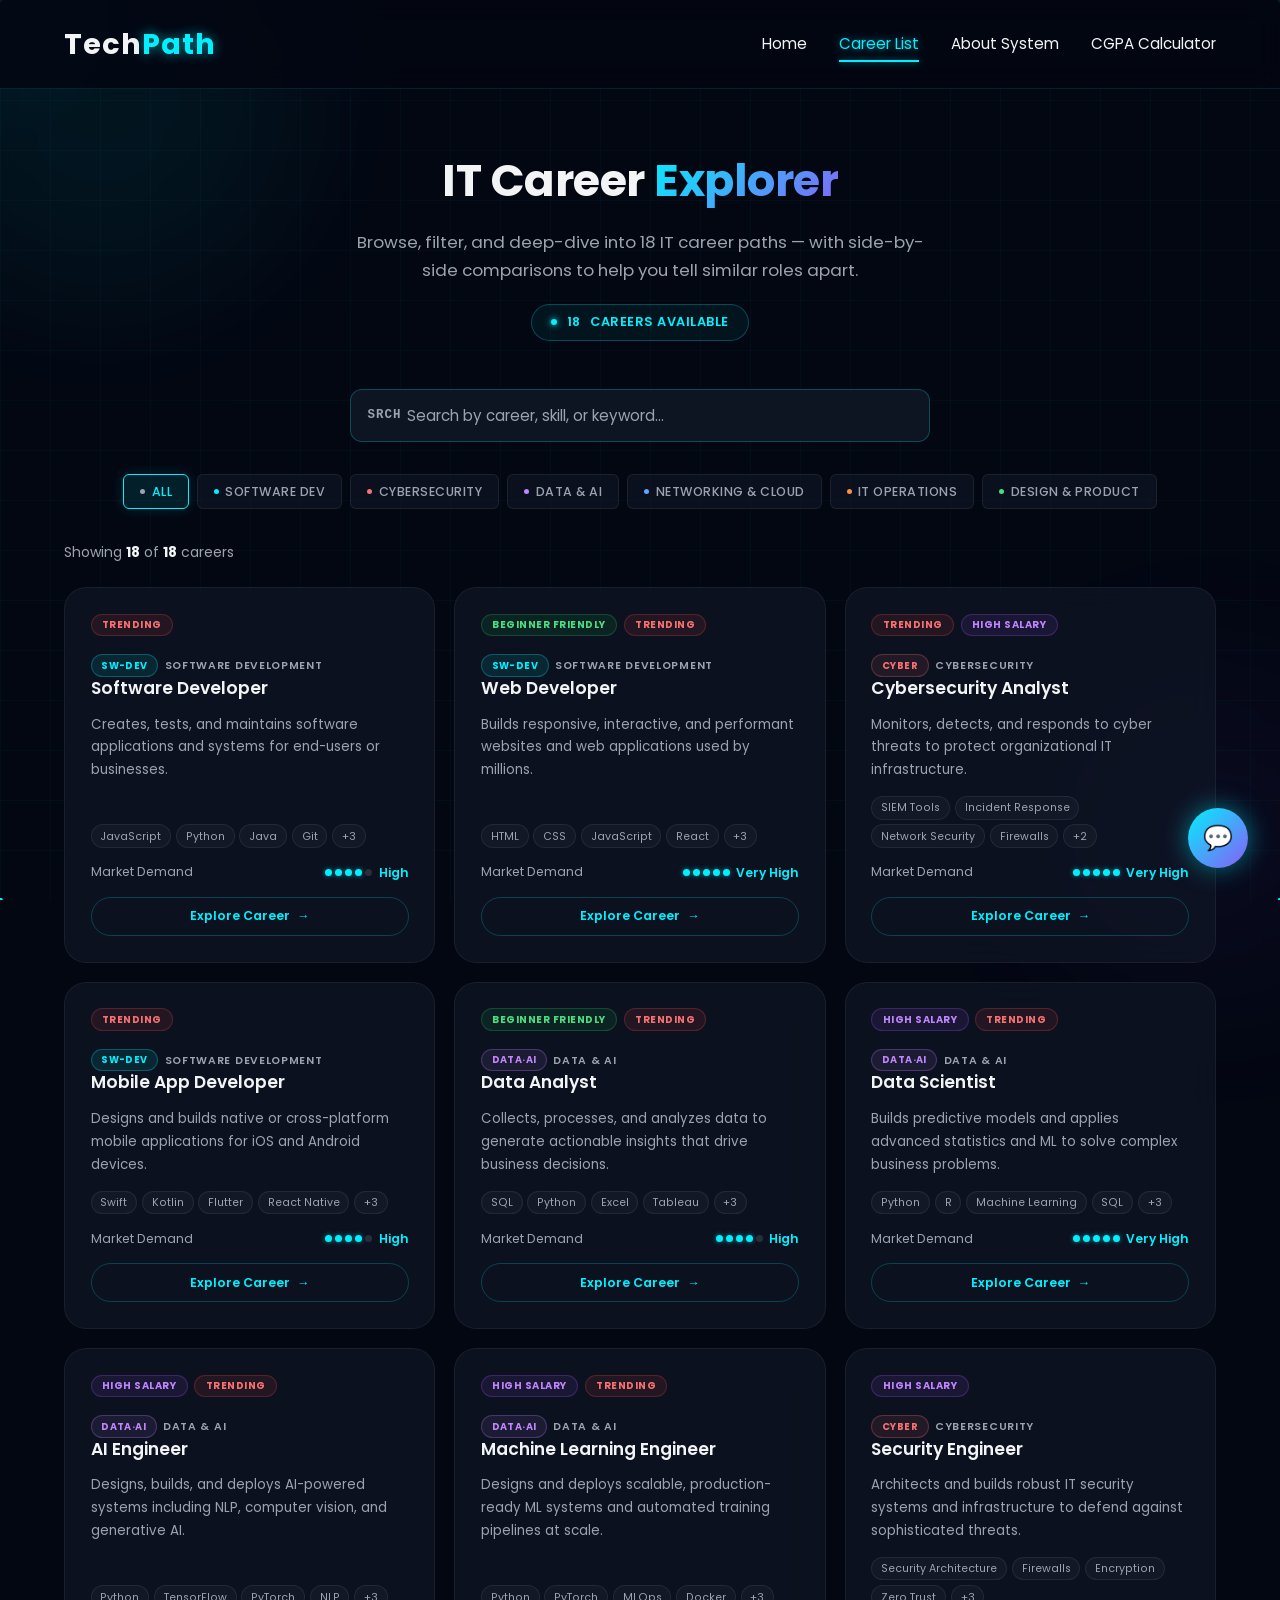
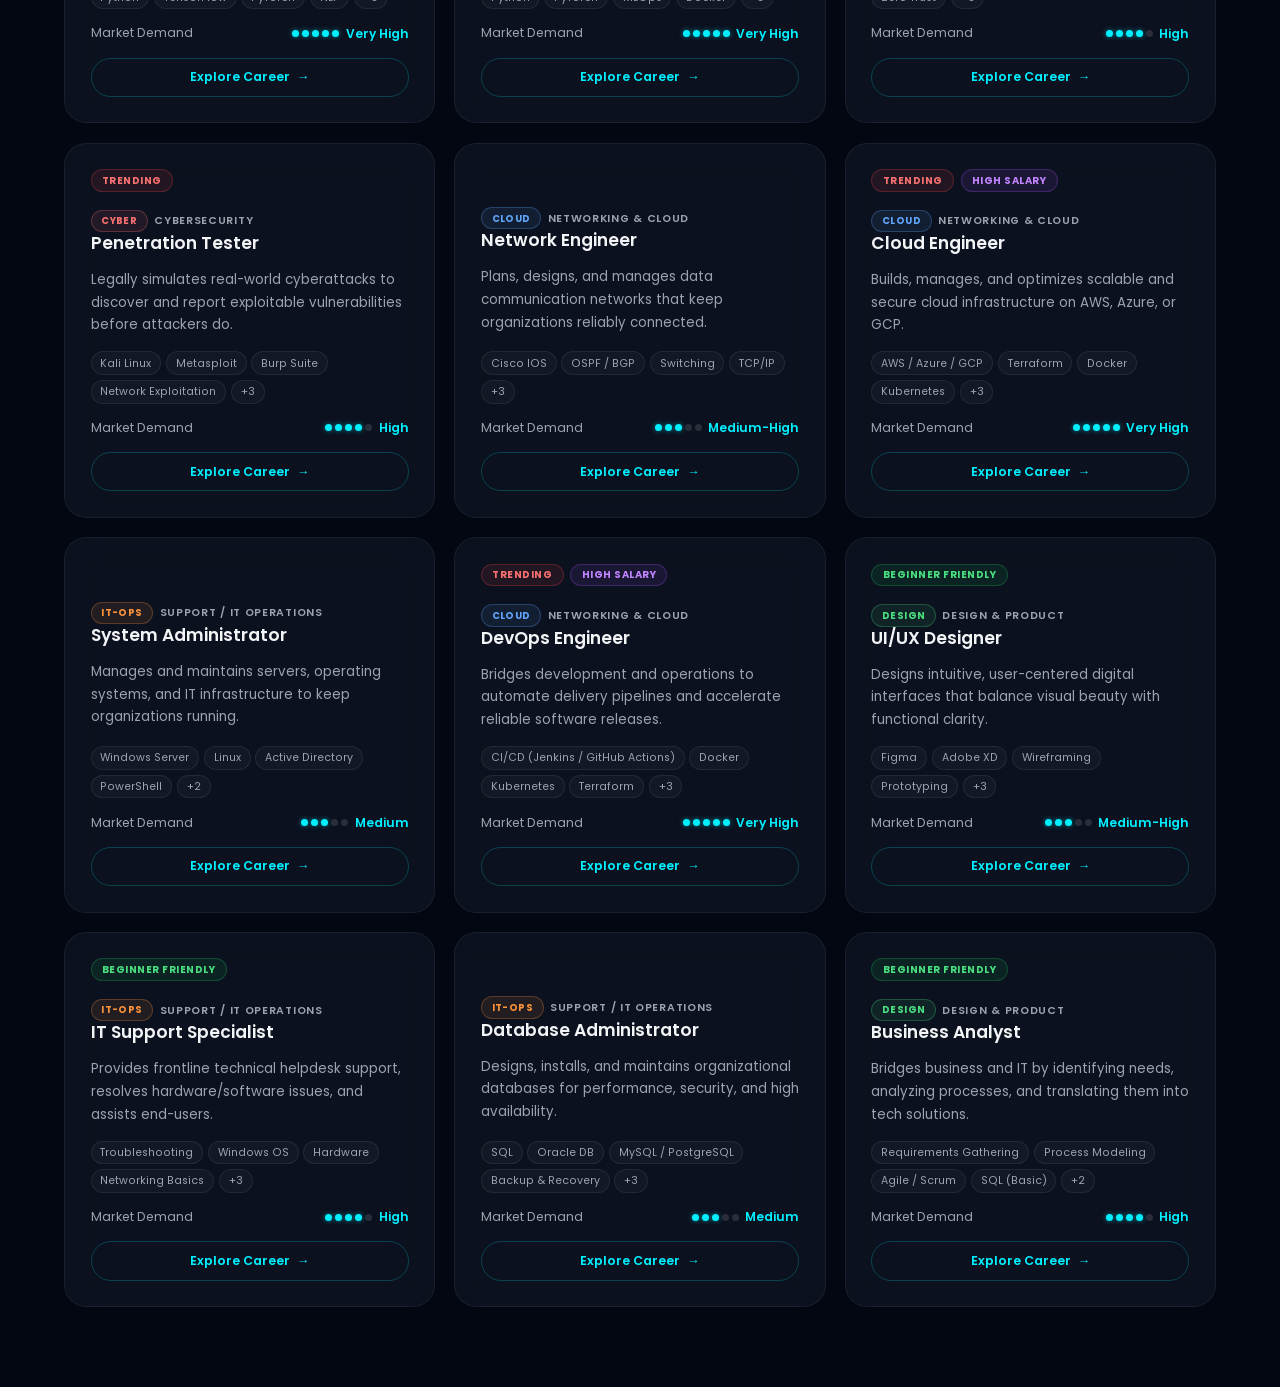
<file: knowledge-base.html>
﻿<!DOCTYPE html>
<html lang="en">
<head>
    <meta charset="UTF-8">
    <meta name="viewport" content="width=device-width, initial-scale=1.0">
    <title>Career Explorer | TechPath Expert</title>
    <link rel="stylesheet" href="style.css">
    <link href="https://fonts.googleapis.com/css2?family=Poppins:wght@300;400;500;600;700&display=swap" rel="stylesheet">
    <style>
        :root {
            /* Page-specific aliases for local CSS */
            --primary-cyan:  #00f0ff;
            --primary-glow:  rgba(0,240,255,0.6);
            --card-bg:       rgba(17,24,39,0.65);
            --text-main:     #f3f4f6;
            --text-muted:    #9ca3af;
            --border-subtle: rgba(255,255,255,0.07);
            --border-cyan:   rgba(0,240,255,0.25);
            --mono:          'Courier New', Courier, monospace;
        }

        /* ── HEADER — explicit so it matches all other pages exactly ── */
        .header-container {
            position: sticky; top: 0; z-index: 200;
            background: rgba(3,7,18,.85);
            backdrop-filter: blur(14px); -webkit-backdrop-filter: blur(14px);
            border-bottom: 1px solid rgba(0,240,255,.12);
            width: 100%;
        }
        .navbar {
            display: flex; justify-content: space-between; align-items: center;
            padding: 1.3rem 5%; max-width: 1300px; min-height: 70px; margin: 0 auto;
        }
        .logo h1 { font-size: 1.8rem; font-weight: 700; letter-spacing: 1px; margin: 0; color: var(--text-main); }
        .text-cyan { color: var(--primary-cyan); text-shadow: 0 0 12px var(--primary-glow); }
        .nav-links { list-style: none; display: flex; gap: 2rem; }
        .nav-links a {
            text-decoration: none; color: var(--text-main); font-weight: 400;
            font-size: 0.95rem; position: relative; transition: .3s;
        }
        .nav-links a::after {
            content: ''; position: absolute; width: 0; height: 2px;
            bottom: -4px; left: 0; background: var(--primary-cyan); transition: width .3s;
        }
        .nav-links a:hover::after, .nav-links a.active::after { width: 100%; }
        .nav-links a:hover, .nav-links a.active { color: var(--primary-cyan); text-shadow: 0 0 8px var(--primary-glow); }

        /* cursor glow — page specific */
        .cursor-glow { width:300px; height:300px; background:radial-gradient(circle,rgba(0,240,255,.05) 0%,transparent 70%); border-radius:50%; position:fixed; pointer-events:none; transform:translate(-50%,-50%); z-index:0; transition:left .12s ease,top .12s ease; }

        /* LAYOUT */
        .page-wrapper { max-width:1300px; margin:0 auto; padding:2.5rem 5% 5rem; position:relative; z-index:10; }

        /* HERO */
        .page-hero { text-align:center; margin-bottom:3rem; padding-top:1rem; }
        .page-hero h2 { font-size:2.8rem; font-weight:700; margin-bottom:0.7rem; letter-spacing:-.5px; }
        .page-hero h2 span {
            background:linear-gradient(135deg, var(--primary-cyan) 0%, var(--purple) 60%, var(--primary-cyan) 100%);
            background-size:200% auto; -webkit-background-clip:text; -webkit-text-fill-color:transparent; background-clip:text;
            animation:gradFlow 4s linear infinite;
        }
        @keyframes gradFlow { 0% { background-position:0% center; } 100% { background-position:200% center; } }
        .page-hero p { color:var(--text-muted); font-size:1.05rem; max-width:580px; margin:0 auto 1.2rem; line-height:1.7; }
        .career-count-badge {
            display:inline-flex; align-items:center; gap:0.6rem; padding:0.45rem 1.2rem;
            background:rgba(0,240,255,0.06); border:1px solid var(--border-cyan); border-radius:50px;
            font-size:0.8rem; color:var(--primary-cyan); letter-spacing:.5px; text-transform:uppercase; font-weight:600;
        }
        .badge-pulse { width:6px; height:6px; background:var(--primary-cyan); border-radius:50%; box-shadow:0 0 6px var(--primary-cyan); animation:bpulse 1.5s infinite; }
        @keyframes bpulse { 0%,100%{box-shadow:0 0 0 0 rgba(0,240,255,.7);} 70%{box-shadow:0 0 0 6px rgba(0,240,255,0);} }

        /* SEARCH */
        .search-wrapper { position:relative; max-width:580px; margin:0 auto 2rem; }
        .search-icon { position:absolute; left:1.1rem; top:50%; transform:translateY(-50%); color:var(--text-muted); font-size:.78rem; font-weight:700; letter-spacing:1px; font-family:var(--mono); pointer-events:none; }
        #searchInput { width:100%; padding:0.9rem 1rem 0.9rem 3.5rem; background:rgba(17,24,39,0.8); border:1px solid var(--border-cyan); border-radius:12px; color:var(--text-main); font-family:'Poppins',sans-serif; font-size:0.95rem; transition:all 0.3s; outline:none; }
        #searchInput::placeholder { color:var(--text-muted); }
        #searchInput:focus { border-color:var(--primary-cyan); box-shadow:0 0 0 3px rgba(0,240,255,0.1),0 0 20px rgba(0,240,255,0.12); background:rgba(0,240,255,0.03); }

        /* FILTER BAR */
        .filter-bar { display:flex; align-items:center; gap:0.5rem; flex-wrap:wrap; justify-content:center; margin-bottom:2rem; }
        .filter-btn { display:inline-flex; align-items:center; gap:0.4rem; padding:0.45rem 1rem; background:rgba(17,24,39,0.6); border:1px solid var(--border-subtle); border-radius:6px; color:var(--text-muted); font-family:'Poppins',sans-serif; font-size:0.78rem; font-weight:500; cursor:pointer; transition:all 0.25s; white-space:nowrap; text-transform:uppercase; letter-spacing:.5px; touch-action:manipulation; -webkit-tap-highlight-color:transparent; user-select:none; }
        .filter-btn:hover { border-color:var(--border-cyan); color:var(--primary-cyan); background:rgba(0,240,255,0.05); }
        .filter-btn.active { background:rgba(0,240,255,0.1); border-color:var(--primary-cyan); color:var(--primary-cyan); box-shadow:0 0 14px rgba(0,240,255,0.15); }
        .filter-dot { width:5px; height:5px; border-radius:50%; flex-shrink:0; }

        /* RESULTS BAR */
        .results-bar { display:flex; align-items:center; justify-content:space-between; margin-bottom:1.5rem; font-size:0.875rem; color:var(--text-muted); }
        .results-bar strong { color:var(--text-main); }

        /* GRID */
        .career-grid { display:grid; grid-template-columns:repeat(3,1fr); gap:1.2rem; }

        /* CARD */
        .career-card {
            background:var(--card-bg); backdrop-filter:blur(16px);
            border:1px solid rgba(255,255,255,.06);
            border-radius:22px;
            padding:1.6rem; display:flex; flex-direction:column; gap:.9rem;
            position:relative; overflow:hidden;
            transition:all .32s ease;
            animation:cardIn .4s ease-out forwards; opacity:0; transform:translateY(14px);
        }
        @keyframes cardIn { to { opacity:1; transform:translateY(0); } }
        .career-card::before {
            content:''; position:absolute; top:0; left:0; right:0; height:2px;
            background:linear-gradient(90deg,transparent,var(--primary-cyan),transparent);
            opacity:0; transition:opacity .32s;
        }
        .career-card:hover { transform:translateY(-6px); border-color:rgba(0,240,255,.22); box-shadow:0 18px 38px rgba(0,0,0,.5), 0 0 22px rgba(0,240,255,.1); }
        .career-card:hover::before { opacity:1; }

        /* badges */
        .card-badges { display:flex; gap:.4rem; flex-wrap:wrap; min-height:20px; }
        .badge { display:inline-flex; align-items:center; padding:.15rem .65rem; border-radius:50px; font-size:.62rem; font-weight:700; letter-spacing:.5px; text-transform:uppercase; }
        .badge-trending  { background:rgba(239,68,68,.1);  border:1px solid rgba(239,68,68,.25);  color:#f87171; }
        .badge-beginner  { background:rgba(34,197,94,.1);  border:1px solid rgba(34,197,94,.25);  color:#4ade80; }
        .badge-highsalary{ background:rgba(168,85,247,.1); border:1px solid rgba(168,85,247,.25); color:#c084fc; }

        /* content */
        .card-category { display:inline-flex; align-items:center; gap:.4rem; font-size:.67rem; color:var(--text-muted); text-transform:uppercase; letter-spacing:.7px; font-weight:600; }
        .cat-tag { padding:.16rem .6rem; border-radius:50px; font-size:.6rem; font-weight:700; letter-spacing:.4px; }
        .card-title { font-size:1.08rem; font-weight:600; color:var(--text-main); transition:color .25s; line-height:1.3; }
        .career-card:hover .card-title { color:var(--primary-cyan); text-shadow:0 0 10px rgba(0,240,255,.25); }
        .card-desc { font-size:.835rem; color:var(--text-muted); line-height:1.7; flex-grow:1; }

        .skill-tags { display:flex; flex-wrap:wrap; gap:.3rem; }
        .skill-tag  { padding:.14rem .55rem; background:rgba(255,255,255,.03); border:1px solid rgba(255,255,255,.07); border-radius:50px; font-size:.67rem; color:var(--text-muted); transition:all .2s; }
        .career-card:hover .skill-tag { border-color:rgba(0,240,255,.16); color:var(--text-main); }

        /* demand */
        .card-demand { display:flex; align-items:center; justify-content:space-between; font-size:.78rem; }
        .demand-label { color:var(--text-muted); }
        .demand-right { display:flex; align-items:center; gap:.4rem; }
        .demand-dots  { display:flex; gap:3px; }
        .demand-dot   { width:7px; height:7px; border-radius:50%; background:rgba(255,255,255,.12); }
        .demand-dot.filled { background:var(--primary-cyan); box-shadow:0 0 5px rgba(0,240,255,.5); }
        .demand-text  { color:var(--primary-cyan); font-weight:600; font-size:.76rem; }

        /* explore button */
        .explore-btn { display:flex; align-items:center; justify-content:center; gap:.45rem; width:100%; padding:.6rem; background:transparent; border:1px solid rgba(0,240,255,.22); border-radius:50px; color:var(--primary-cyan); font-family:'Poppins',sans-serif; font-size:.78rem; font-weight:600; cursor:pointer; transition:all .28s; margin-top:auto; }
        .explore-btn:hover { background:rgba(0,240,255,.1); box-shadow:0 0 16px rgba(0,240,255,.18); }
        .explore-btn .btn-arrow { transition:transform .28s; }
        .explore-btn:hover .btn-arrow { transform:translateX(4px); }

        /* empty state */
        .empty-state { grid-column:1/-1; text-align:center; padding:4rem 2rem; color:var(--text-muted); }
        .empty-state .empty-icon { width:60px; height:60px; border:1px solid var(--border-cyan); border-radius:16px; display:flex; align-items:center; justify-content:center; margin:0 auto 1.2rem; font-size:.75rem; font-weight:700; color:var(--primary-cyan); font-family:var(--mono); }
        .empty-state h3 { font-size:1.2rem; color:var(--text-main); margin-bottom:.5rem; }

        /* ===== MODAL ===== */
        .modal-overlay { position:fixed; inset:0; z-index:2000; background:rgba(3,7,18,0.9); backdrop-filter:blur(10px); display:flex; align-items:center; justify-content:center; padding:1.5rem; opacity:0; visibility:hidden; transition:opacity 0.3s,visibility 0.3s; }
        .modal-overlay.active { opacity:1; visibility:visible; }
        .modal-container { background:rgba(8,13,28,0.98); border:1px solid var(--border-cyan); border-radius:20px; max-width:880px; width:100%; max-height:92vh; overflow-y:auto; padding:2.5rem; position:relative; transform:scale(0.93) translateY(18px); transition:transform 0.35s cubic-bezier(0.34,1.56,0.64,1); box-shadow:0 30px 70px rgba(0,0,0,0.8),0 0 40px rgba(0,240,255,0.07); }
        .modal-overlay.active .modal-container { transform:scale(1) translateY(0); }
        .modal-container::-webkit-scrollbar { width:4px; }
        .modal-container::-webkit-scrollbar-track { background:transparent; }
        .modal-container::-webkit-scrollbar-thumb { background:var(--border-cyan); border-radius:4px; }
        .modal-close { position:absolute; top:1.2rem; right:1.2rem; width:32px; height:32px; background:rgba(255,255,255,0.06); border:1px solid var(--border-subtle); border-radius:8px; color:var(--text-muted); font-size:1rem; cursor:pointer; display:flex; align-items:center; justify-content:center; transition:all 0.2s; }
        .modal-close:hover { background:rgba(239,68,68,0.15); border-color:rgba(239,68,68,0.4); color:#f87171; }

        /* Modal header */
        .modal-header { margin-bottom:1.8rem; padding-bottom:1.5rem; border-bottom:1px solid var(--border-subtle); }
        .modal-title { font-size:1.9rem; font-weight:700; margin-bottom:0.85rem; }
        .modal-meta { display:flex; align-items:center; gap:1.5rem; flex-wrap:wrap; }
        .modal-meta-item { display:flex; align-items:center; gap:0.45rem; font-size:0.855rem; color:var(--text-muted); }
        .modal-meta-item strong { color:var(--text-main); }
        .diff-bar { display:flex; gap:3px; }
        .diff-seg { width:26px; height:4px; border-radius:3px; background:rgba(255,255,255,0.1); }
        .diff-seg.d-beginner { background:#4ade80; }
        .diff-seg.d-intermediate { background:#fb923c; }
        .diff-seg.d-advanced { background:#f87171; }
        .diff-badge { padding:0.3rem 0.8rem; border-radius:8px; font-size:0.8rem; font-weight:600; }
        .diff-badge.b { background:rgba(34,197,94,0.12); border:1px solid rgba(34,197,94,0.3); color:#4ade80; }
        .diff-badge.i { background:rgba(251,146,60,0.12); border:1px solid rgba(251,146,60,0.3); color:#fb923c; }
        .diff-badge.a { background:rgba(239,68,68,0.12); border:1px solid rgba(239,68,68,0.3); color:#f87171; }

        /* Modal body */
        .modal-full-desc { font-size:0.93rem; color:var(--text-muted); line-height:1.9; margin-bottom:1.8rem; }
        .modal-grid { display:grid; grid-template-columns:1fr 1fr; gap:1.1rem; margin-bottom:1.1rem; }
        .modal-section { background:rgba(0,0,0,0.22); border:1px solid var(--border-subtle); border-radius:12px; padding:1.3rem; }
        .modal-section.full { grid-column:1/-1; }
        .modal-sec-title { font-size:0.75rem; font-weight:600; text-transform:uppercase; letter-spacing:1px; color:var(--primary-cyan); margin-bottom:0.9rem; }
        .modal-list { list-style:none; display:flex; flex-direction:column; gap:0.5rem; }
        .modal-list li { font-size:0.855rem; color:var(--text-muted); display:flex; align-items:flex-start; gap:0.5rem; line-height:1.6; }
        .modal-list li::before { content:'▹'; color:var(--primary-cyan); flex-shrink:0; margin-top:0.05rem; }
        .modal-tags { display:flex; flex-wrap:wrap; gap:0.45rem; }
        .modal-tag-cyan   { padding:0.28rem 0.75rem; background:rgba(0,240,255,0.07);   border:1px solid rgba(0,240,255,0.2);   border-radius:8px; font-size:0.78rem; color:var(--primary-cyan); }
        .modal-tag-purple { padding:0.28rem 0.75rem; background:rgba(168,85,247,0.07); border:1px solid rgba(168,85,247,0.2); border-radius:8px; font-size:0.78rem; color:#c084fc; }
        .salary-pair { display:grid; grid-template-columns:1fr 1fr; gap:0.8rem; }
        .salary-box { background:rgba(0,240,255,0.04); border:1px solid rgba(0,240,255,0.13); border-radius:10px; padding:1rem; text-align:center; }
        .salary-label { font-size:0.72rem; color:var(--text-muted); margin-bottom:0.3rem; text-transform:uppercase; letter-spacing:0.5px; }
        .salary-value { font-size:0.98rem; font-weight:600; color:#a7f3d0; }
        .prog-flow { display:flex; align-items:center; flex-wrap:wrap; gap:0.4rem; }
        .prog-step { padding:0.32rem 0.7rem; background:rgba(0,240,255,0.06); border:1px solid var(--border-cyan); border-radius:8px; font-size:0.76rem; color:var(--text-main); white-space:nowrap; }
        .prog-arrow { color:var(--primary-cyan); font-size:0.85rem; }

        /* ===== ROLE BADGES ===== */
        .role-badges-row { display:flex; flex-wrap:wrap; gap:0.45rem; margin-bottom:1rem; }
        .role-badge { display:inline-flex; align-items:center; gap:0.3rem; padding:0.28rem 0.75rem; border-radius:8px; font-size:0.75rem; font-weight:600; }
        .rb-beginner    { background:rgba(34,197,94,0.1);  border:1px solid rgba(34,197,94,0.25);  color:#4ade80; }
        .rb-careergrowth{ background:rgba(96,165,250,0.1); border:1px solid rgba(96,165,250,0.25); color:#60a5fa; }
        .rb-highdemand  { background:rgba(239,68,68,0.1);  border:1px solid rgba(239,68,68,0.25);  color:#f87171; }
        .rb-entrypoint  { background:rgba(251,191,36,0.1); border:1px solid rgba(251,191,36,0.25); color:#fbbf24; }
        .rb-specialist  { background:rgba(251,146,60,0.1); border:1px solid rgba(251,146,60,0.25); color:#fb923c; }
        .rb-leadership  { background:rgba(168,85,247,0.1); border:1px solid rgba(168,85,247,0.25); color:#c084fc; }

        /* ===== MODAL DIVIDER + SECTION HEADING ===== */
        .modal-divider { height:1px; background:rgba(255,255,255,0.07); margin:2rem 0; }
        .modal-sh { font-size:.72rem; font-weight:700; color:var(--primary-cyan); margin-bottom:1.2rem; padding-bottom:0.6rem; border-bottom:1px solid rgba(0,240,255,0.12); letter-spacing:1.2px; text-transform:uppercase; display:flex; align-items:center; gap:.6rem; }
        .modal-sh::before { content:''; display:inline-block; width:3px; height:14px; background:var(--primary-cyan); border-radius:2px; flex-shrink:0; }

        /* ===== SIMILAR CAREERS ===== */
        .similar-grid { display:grid; grid-template-columns:repeat(auto-fit,minmax(200px,1fr)); gap:0.9rem; }
        .similar-card { background:rgba(0,0,0,0.2); border:1px solid rgba(255,255,255,0.07); border-radius:12px; padding:1.2rem; cursor:pointer; transition:all 0.25s; display:flex; flex-direction:column; }
        .similar-card:hover { border-color:var(--border-cyan); background:rgba(0,240,255,0.04); transform:translateY(-3px); box-shadow:0 8px 20px rgba(0,0,0,0.4); }
        .s-icon  { font-size:1.6rem; margin-bottom:0.5rem; }
        .s-name  { font-size:0.95rem; font-weight:600; color:var(--text-main); margin-bottom:0.2rem; transition:color 0.2s; }
        .similar-card:hover .s-name { color:var(--primary-cyan); }
        .s-cat   { font-size:0.7rem; color:var(--text-muted); text-transform:uppercase; letter-spacing:0.5px; margin-bottom:0.6rem; }
        .s-desc  { font-size:0.8rem; color:var(--text-muted); line-height:1.5; flex-grow:1; margin-bottom:0.9rem; }
        .s-btn   { display:inline-flex; align-items:center; gap:0.35rem; font-size:0.8rem; color:var(--primary-cyan); background:none; border:1px solid rgba(0,240,255,0.2); border-radius:7px; padding:0.32rem 0.7rem; cursor:pointer; font-family:'Poppins',sans-serif; transition:all 0.2s; }
        .s-btn:hover { background:rgba(0,240,255,0.08); }

        /* ===== HOW IS THIS DIFFERENT ===== */
        .diff-block { background:rgba(0,0,0,0.2); border:1px solid rgba(255,255,255,0.07); border-radius:12px; padding:1.3rem; margin-bottom:1rem; }
        .diff-block:last-child { margin-bottom:0; }
        .diff-vs-header { display:flex; align-items:center; gap:0.6rem; margin-bottom:0.7rem; flex-wrap:wrap; }
        .diff-this-pill  { padding:0.22rem 0.75rem; background:rgba(0,240,255,0.09);   border:1px solid rgba(0,240,255,0.3);   border-radius:6px; font-size:0.78rem; font-weight:600; color:var(--primary-cyan); }
        .diff-other-pill { padding:0.22rem 0.75rem; background:rgba(168,85,247,0.09); border:1px solid rgba(168,85,247,0.3); border-radius:6px; font-size:0.78rem; font-weight:600; color:#c084fc; }
        .diff-vs-txt { font-size:0.72rem; color:var(--text-muted); text-transform:uppercase; letter-spacing:1px; }
        .diff-intro-txt { font-size:0.855rem; color:var(--text-muted); margin-bottom:1rem; font-style:italic; line-height:1.65; }
        .diff-cols { display:grid; grid-template-columns:1fr 1fr; gap:0.9rem; }
        .diff-col-box { background:rgba(0,0,0,0.15); border-radius:8px; padding:0.9rem; }
        .diff-col-lbl { font-size:0.7rem; font-weight:600; text-transform:uppercase; letter-spacing:0.5px; padding:0.22rem 0.6rem; border-radius:6px; margin-bottom:0.75rem; display:inline-block; }
        .diff-col-lbl.is-this  { background:rgba(0,240,255,0.08); color:var(--primary-cyan); border:1px solid rgba(0,240,255,0.2); }
        .diff-col-lbl.is-other { background:rgba(168,85,247,0.08); color:#c084fc; border:1px solid rgba(168,85,247,0.2); }
        .diff-col-box ul { list-style:none; display:flex; flex-direction:column; gap:0.45rem; }
        .diff-col-box li { font-size:0.8rem; color:var(--text-muted); display:flex; align-items:flex-start; gap:0.45rem; line-height:1.55; }
        .diff-col-box.is-this  li::before { content:'✓'; color:var(--primary-cyan); flex-shrink:0; font-size:0.75rem; margin-top:0.08rem; }
        .diff-col-box.is-other li::before { content:'◈'; color:#c084fc;             flex-shrink:0; font-size:0.75rem; margin-top:0.08rem; }

        /* RESPONSIVE */
        @media (max-width:1024px) { .career-grid { grid-template-columns:repeat(2,1fr); } }
        @media (max-width:768px) {
            .nav-links { display:none; }
            .navbar { flex-direction:row; padding:1rem 5%; min-height:60px; }
            .page-hero h2 { font-size:2rem; }
            /* Filter bar wraps on mobile — semua buttons visible tanpa scroll */
            .filter-bar {
                flex-wrap: wrap !important;
                overflow-x: visible !important;
                justify-content: center !important;
                gap: 0.4rem !important;
            }
            .filter-btn {
                min-height: 40px;
                font-size: 0.75rem;
                padding: 0.4rem 0.85rem;
            }
            /* Modal full-screen on mobile */
            .modal-overlay { padding: 0; align-items: flex-end; }
            .modal-container {
                border-radius: 20px 20px 0 0;
                max-height: 92vh;
                padding: 1.5rem 1.2rem;
            }
            .career-grid { grid-template-columns:1fr; }
            .modal-grid { grid-template-columns:1fr; }
            .diff-cols { grid-template-columns:1fr; }
            .similar-grid { grid-template-columns:1fr; }
            .modal-title { font-size:1.5rem; }
            .salary-pair { grid-template-columns:1fr; }
        }
        @media (max-width:480px) {
            .page-hero h2 { font-size:1.6rem; }
            .page-hero p { font-size:.92rem; }
            .career-card { padding:1.2rem; gap:.7rem; }
            .modal-container { padding:1.2rem .9rem; }
            .modal-title { font-size:1.25rem; }
            .modal-section { padding:1rem; }
            .similar-card { padding:1rem; }
            .diff-block { padding:1rem; }
            .diff-col-box { padding:.7rem; }
            .role-badge { font-size:.68rem; padding:.24rem .6rem; }
            .filter-btn { font-size:.7rem; padding:.38rem .7rem; }
        }
    </style>
</head>
<body>
<div class="grid-bg"></div>
<div class="cursor-glow" id="cursorGlow"></div>
<div class="glow-orb orb-1"></div>
<div class="glow-orb orb-2"></div>
<canvas id="particle-canvas"></canvas>

<header class="header-container">
    <nav class="navbar">
        <div class="logo"><h1>Tech<span class="text-cyan">Path</span></h1></div>
        <ul class="nav-links">
            <li><a href="index.html">Home</a></li>
            <li><a href="knowledge-base.html" class="active">Career List</a></li>
            <li><a href="about.html">About System</a></li>
            <li><a href="cgpa.html">CGPA Calculator</a></li>
        </ul>
    </nav>
</header>

<main class="page-wrapper">
    <div class="page-hero">
        <h2>IT Career <span>Explorer</span></h2>
        <p>Browse, filter, and deep-dive into 18 IT career paths — with side-by-side comparisons to help you tell similar roles apart.</p>
        <span class="career-count-badge"><span class="badge-pulse"></span><span id="totalCount">18</span> Careers Available</span>
    </div>

    <div class="search-wrapper">
        <span class="search-icon">SRCH</span>
        <input type="text" id="searchInput" placeholder="Search by career, skill, or keyword…">
    </div>

    <div class="filter-bar" id="filterBar">
        <button class="filter-btn active" data-filter="all"                     onclick="setFilter(this,'all')"                    ><span class="filter-dot" style="background:#9ca3af"></span>All</button>
        <button class="filter-btn"        data-filter="Software Development"     onclick="setFilter(this,'Software Development')"   ><span class="filter-dot" style="background:#00f0ff"></span>Software Dev</button>
        <button class="filter-btn"        data-filter="Cybersecurity"            onclick="setFilter(this,'Cybersecurity')"          ><span class="filter-dot" style="background:#f87171"></span>Cybersecurity</button>
        <button class="filter-btn"        data-filter="Data &amp; AI"            onclick="setFilter(this,'Data & AI')"              ><span class="filter-dot" style="background:#c084fc"></span>Data &amp; AI</button>
        <button class="filter-btn"        data-filter="Networking &amp; Cloud"   onclick="setFilter(this,'Networking & Cloud')"     ><span class="filter-dot" style="background:#60a5fa"></span>Networking &amp; Cloud</button>
        <button class="filter-btn"        data-filter="Support / IT Operations"  onclick="setFilter(this,'Support / IT Operations')"><span class="filter-dot" style="background:#fb923c"></span>IT Operations</button>
        <button class="filter-btn"        data-filter="Design &amp; Product"     onclick="setFilter(this,'Design & Product')"       ><span class="filter-dot" style="background:#4ade80"></span>Design &amp; Product</button>
    </div>

    <div class="results-bar">
        <span>Showing <strong id="showingCount">18</strong> of <strong>18</strong> careers</span>
        <span id="activeFilterLabel" style="color:var(--primary-cyan);font-size:0.8rem;"></span>
    </div>

    <div class="career-grid" id="careerGrid"></div>
</main>

<!-- Modal close button — fixed outside scrollable container -->
<button id="modalClose"
        style="display:none; position:fixed; top:1rem; right:1rem; z-index:2001;
               width:44px; height:44px; border-radius:50%;
               background:rgba(17,24,39,.95); border:1px solid rgba(0,240,255,.4);
               color:#00f0ff; font-size:1.2rem; cursor:pointer;
               align-items:center; justify-content:center;
               box-shadow:0 0 15px rgba(0,240,255,.2);"
        onclick="document.getElementById('modalOverlay').classList.remove('active'); document.body.style.overflow=''; this.style.display='none';"
        aria-label="Close">✕</button>

<div class="modal-overlay" id="modalOverlay"
     onclick="if(event.target===this){this.classList.remove('active');document.body.style.overflow='';document.getElementById('modalClose').style.display='none';}">
    <div class="modal-container" id="modalContainer">
        <div id="modalContent"></div>
    </div>
</div>

<script>
// ─────────────────────────────────────────────
// ROLE BADGE CONFIG
// ─────────────────────────────────────────────
const ROLE_BADGE_MAP = {
    beginner:     { cls:'rb-beginner',     label:'Beginner Friendly' },
    careergrowth: { cls:'rb-careergrowth', label:'Career Growth' },
    highdemand:   { cls:'rb-highdemand',   label:'High Demand' },
    entrypoint:   { cls:'rb-entrypoint',   label:'Entry Point Role' },
    specialist:   { cls:'rb-specialist',   label:'Specialist Role' },
    leadership:   { cls:'rb-leadership',   label:'Leadership Path' },
};

const CAT_STYLE = {
    'Software Development':    { tag:'SW-DEV',  color:'#00f0ff' },
    'Cybersecurity':           { tag:'CYBER',   color:'#f87171' },
    'Data & AI':               { tag:'DATA·AI', color:'#c084fc' },
    'Networking & Cloud':      { tag:'CLOUD',   color:'#60a5fa' },
    'Support / IT Operations': { tag:'IT-OPS',  color:'#fb923c' },
    'Design & Product':        { tag:'DESIGN',  color:'#4ade80' },
};
function getCatTag(cat) {
    const s = CAT_STYLE[cat] || { tag:'IT', color:'#9ca3af' };
    return `<span class="cat-tag" style="background:${s.color}18;border:1px solid ${s.color}44;color:${s.color}">${s.tag}</span>`;
}

// ─────────────────────────────────────────────
// CAREER DATA
// ─────────────────────────────────────────────
const careers = [
  {
    name:"Software Developer", category:"Software Development", icon:"💻",
    desc:"Creates, tests, and maintains software applications and systems for end-users or businesses.",
    fullDesc:"Software Developers are the architects of the digital world. They design, build, test, and maintain software applications ranging from desktop programs to enterprise systems. This role requires strong analytical thinking and proficiency in multiple programming languages. Developers collaborate closely with product, design, and QA teams to turn business requirements into reliable, efficient software.",
    difficulty:"Intermediate", demand:"High", demandLevel:4,
    skills:["JavaScript","Python","Java","Git","SQL","OOP","Algorithms"],
    softSkills:["Problem Solving","Teamwork","Communication","Attention to Detail"],
    responsibilities:["Design and develop applications based on user requirements","Write clean, efficient, and well-documented code","Debug and troubleshoot complex software issues","Collaborate with design, QA, and product teams","Participate in code reviews to maintain quality","Optimize applications for performance and scalability"],
    certs:["Oracle Certified Professional (Java)","Microsoft Certified: Azure Developer","AWS Certified Developer – Associate"],
    courses:["CS50 by Harvard (edX — Free)","The Odin Project (Free)","Full Stack Open – University of Helsinki"],
    junior:"RM3,000 – RM5,500", senior:"RM8,000 – RM15,000+",
    progression:"Junior Developer → Mid-Level Developer → Senior Developer → Tech Lead → Engineering Manager / CTO",
    badges:["trending"],
    roleBadges:["highdemand","careergrowth","specialist"],
    similar:["Web Developer","Mobile App Developer"],
    differences:{
      "Web Developer":{
        intro:"Both are developers who write code, but they target different platforms and have different scopes of work.",
        thisCareer:["Builds broad software: enterprise systems, desktop apps, APIs, and embedded tools","Works across multiple platforms — Windows, Linux, macOS, server-side","Deeper focus on system design, data structures, and algorithms","Can work in any domain: finance, healthcare, gaming, logistics"],
        otherCareer:["Specializes exclusively in browser-based web applications and websites","Works primarily with HTML, CSS, JavaScript, and web frameworks (React, Next.js)","Strong emphasis on UI/UX integration, responsiveness, and browser compatibility","Domain is the web — front-end, back-end web servers, or full-stack"]
      },
      "Mobile App Developer":{
        intro:"Both build software applications, but engineered for completely different platforms with different constraints.",
        thisCareer:["Builds general software without mobile-specific constraints","Works with general-purpose languages: Java, Python, C#, Go","Software can run on cloud, desktop, or server environments","No App Store submission or platform guidelines to follow"],
        otherCareer:["Builds apps specifically for iOS and Android smartphones","Uses Swift (iOS), Kotlin (Android), or Flutter/React Native","Must optimize for battery, small screens, touch, and offline use","Deploys through App Store or Google Play with strict review rules"]
      }
    }
  },
  {
    name:"Web Developer", category:"Software Development", icon:"💻",
    desc:"Builds responsive, interactive, and performant websites and web applications used by millions.",
    fullDesc:"Web Developers specialize in creating everything users see and interact with on the internet. They work on front-end (UI), back-end (server logic), or both (full-stack). This career requires mastery of modern web technologies and a solid grasp of user experience, accessibility, and browser compatibility to build fast, inclusive web products.",
    difficulty:"Beginner", demand:"Very High", demandLevel:5,
    skills:["HTML","CSS","JavaScript","React","Node.js","REST APIs","Git"],
    softSkills:["Creativity","Attention to Detail","Problem Solving","Self-Learning"],
    responsibilities:["Build and maintain websites and web applications","Ensure cross-browser compatibility and mobile responsiveness","Integrate front-end with back-end APIs","Optimize websites for speed and Core Web Vitals","Collaborate with designers to implement visual designs","Maintain and upgrade existing web systems"],
    certs:["Meta Front-End Developer Certificate","AWS Certified Developer – Associate","freeCodeCamp Full Stack Certification"],
    courses:["The Odin Project (Free)","Frontend Masters","Full Stack Open – University of Helsinki (Free)"],
    junior:"RM2,800 – RM5,000", senior:"RM7,000 – RM14,000+",
    progression:"Junior Web Dev → Mid-Level Developer → Senior Developer → Full-Stack Lead → Engineering Director",
    badges:["beginner","trending"],
    roleBadges:["beginner","highdemand","entrypoint"],
    similar:["Software Developer","UI/UX Designer"],
    differences:{
      "Software Developer":{
        intro:"Web Developers are a specialized type of developer; Software Developers have a much broader platform scope.",
        thisCareer:["Specializes in browser-based applications and websites only","Works deeply with HTML, CSS, JavaScript, and web frameworks","Focus on web performance, SEO, and browser compatibility","Natural path toward full-stack web engineering"],
        otherCareer:["Builds software across all platforms: desktop, mobile, enterprise, embedded","Uses a wider variety of programming languages and paradigms","Deeper focus on algorithms, data structures, and system architecture","Works in any technical domain — not limited to the web"]
      },
      "UI/UX Designer":{
        intro:"Both work on the user-facing side of products, but one codes while the other designs.",
        thisCareer:["Writes actual code to build and deploy functional web interfaces","Implements design files (from Figma) into working HTML/CSS/JS","Focuses on technical accuracy, performance, and browser behavior","Primarily an engineering role with creative awareness"],
        otherCareer:["Does not write production code — focuses on design and research","Creates wireframes, mockups, and prototypes in Figma or Adobe XD","Focuses on user psychology, usability, and information architecture","Primarily a design and research role with strong empathy skills"]
      }
    }
  },
  {
    name:"Cybersecurity Analyst", category:"Cybersecurity", icon:"🔐",
    desc:"Monitors, detects, and responds to cyber threats to protect organizational IT infrastructure.",
    fullDesc:"Cybersecurity Analysts are the digital guardians of organizations. They monitor networks and systems for suspicious activity, investigate security incidents, and implement defenses to prevent breaches. As threats evolve rapidly, analysts must continuously update their knowledge of attack vectors and defensive strategies. This is one of the most in-demand and recession-proof IT careers globally.",
    difficulty:"Intermediate", demand:"Very High", demandLevel:5,
    skills:["SIEM Tools","Incident Response","Network Security","Firewalls","Linux","Threat Intelligence"],
    softSkills:["Analytical Thinking","Attention to Detail","Problem Solving","Written Communication"],
    responsibilities:["Monitor networks and systems for suspicious activity in real-time","Investigate and respond to security alerts and breach incidents","Conduct vulnerability assessments and risk analysis","Manage security tools: SIEM, IDS/IPS, and EDR platforms","Develop and update security policies and incident playbooks","Create incident reports and present findings to management"],
    certs:["CompTIA Security+","CEH (Certified Ethical Hacker)","CISSP","CompTIA CySA+"],
    courses:["Google Cybersecurity Certificate (Coursera)","TryHackMe SOC Analyst Path","Blue Team Labs Online (Free)"],
    junior:"RM3,500 – RM6,500", senior:"RM8,000 – RM18,000+",
    progression:"SOC Analyst L1 → SOC Analyst L2/L3 → Security Analyst → Security Engineer → CISO",
    badges:["trending","highsalary"],
    roleBadges:["highdemand","careergrowth","specialist"],
    similar:["Security Engineer","Penetration Tester"],
    differences:{
      "Security Engineer":{
        intro:"Both work in cybersecurity, but Analysts react to threats while Engineers design and build the defenses.",
        thisCareer:["Monitors systems in real-time for security incidents","Responds to and investigates active security alerts and breaches","Works primarily with existing security tools: SIEM, EDR, IDS","Focuses on detection, response, and incident handling"],
        otherCareer:["Architects and builds the security infrastructure from the ground up","Creates the tools, frameworks, and systems that analysts use","Requires deeper software engineering and systems design skills","Focuses on long-term security architecture and resilience planning"]
      },
      "Penetration Tester":{
        intro:"Both work in security, but Analysts defend while Penetration Testers go on the offense.",
        thisCareer:["Defensive role — protects the organization from real incoming threats","Monitors and responds reactively when threats are detected","Works continuously in real-time SOC operations","Day-to-day: alert triage, threat hunting, and incident response"],
        otherCareer:["Offensive role — authorized to actively attack and exploit systems","Works on planned, scoped engagements — not real-time reactive","Goal: find weaknesses before attackers do and document them","Day-to-day: reconnaissance, exploitation, and vulnerability reports"]
      }
    }
  },
  {
    name:"Mobile App Developer", category:"Software Development", icon:"💻",
    desc:"Designs and builds native or cross-platform mobile applications for iOS and Android devices.",
    fullDesc:"Mobile App Developers create applications for smartphones and tablets, targeting iOS, Android, or both simultaneously. With billions of smartphone users worldwide, mobile developers are in high demand. They must consider unique constraints — battery life, screen sizes, touch interfaces, and offline functionality — when building apps that users love.",
    difficulty:"Intermediate", demand:"High", demandLevel:4,
    skills:["Swift","Kotlin","Flutter","React Native","Firebase","REST APIs","Git"],
    softSkills:["Creativity","UX Awareness","Problem Solving","Attention to Detail"],
    responsibilities:["Design and develop iOS and/or Android mobile applications","Write clean, efficient code for mobile platforms","Integrate apps with backend APIs and cloud services","Test for performance, bugs, and device compatibility","Publish and maintain apps on App Store and Google Play","Collaborate with designers and backend developers"],
    certs:["Google Associate Android Developer","Apple Development with Swift Certificate","Meta React Native Developer"],
    courses:["Android with Kotlin (Udacity)","Flutter & Dart – The Complete Guide (Udemy)","iOS Development with Swift (Apple)"],
    junior:"RM3,500 – RM6,000", senior:"RM8,000 – RM16,000+",
    progression:"Junior Mobile Dev → Mobile Developer → Senior Mobile Dev → Lead Engineer → Mobile Architect",
    badges:["trending"],
    roleBadges:["highdemand","specialist"],
    similar:["Software Developer","Web Developer"],
    differences:{
      "Software Developer":{
        intro:"Mobile App Developers are a specialized subset of software development focused exclusively on mobile platforms.",
        thisCareer:["Builds apps for iOS and Android mobile devices only","Uses Swift, Kotlin, Flutter, or React Native","Must optimize for battery, touch input, small screens, and offline mode","Deploys through App Store/Google Play with strict platform review rules"],
        otherCareer:["Builds software for any platform: web, desktop, server, or enterprise systems","Uses a broad range of general-purpose languages","No mobile-specific constraints or platform approval processes","Can deploy to cloud, on-premise, or any operating environment"]
      },
      "Web Developer":{
        intro:"Both build interactive applications, but for fundamentally different platforms.",
        thisCareer:["Builds native or hybrid apps that run directly on the mobile OS","Full access to device APIs: camera, GPS, push notifications, Bluetooth","Apps must pass App Store / Google Play review process","Offline-first design is a primary engineering consideration"],
        otherCareer:["Builds applications that run inside a browser on any device","Limited access to device hardware compared to native apps","Deployed instantly via web servers — no app store approval needed","Focus on responsive design to support multiple screen sizes"]
      }
    }
  },
  {
    name:"Data Analyst", category:"Data & AI", icon:"📊",
    desc:"Collects, processes, and analyzes data to generate actionable insights that drive business decisions.",
    fullDesc:"Data Analysts transform raw data into meaningful insights that drive decisions. They work with large datasets using SQL, Python, and BI platforms to identify trends, create visualizations, and present findings to stakeholders. This role sits at the intersection of business and technology — strong communication skills are as critical as technical ability.",
    difficulty:"Beginner", demand:"High", demandLevel:4,
    skills:["SQL","Python","Excel","Tableau","Power BI","Statistics","Data Visualization"],
    softSkills:["Analytical Thinking","Communication","Storytelling with Data","Attention to Detail"],
    responsibilities:["Collect, clean, and process large datasets from various sources","Perform statistical analysis to identify trends and patterns","Create dashboards and visualizations for business stakeholders","Present data insights and recommendations to decision-makers","Develop and maintain data pipelines and reporting tools","Collaborate with business units to understand their data needs"],
    certs:["Google Data Analytics Certificate","Microsoft Power BI Data Analyst (PL-300)","IBM Data Analyst Professional Certificate"],
    courses:["Google Data Analytics (Coursera)","DataCamp Data Analyst Track","Statistics with Python – University of Michigan (Coursera)"],
    junior:"RM3,200 – RM5,500", senior:"RM7,500 – RM15,000+",
    progression:"Junior Data Analyst → Data Analyst → Senior Analyst → Analytics Manager → Chief Data Officer",
    badges:["beginner","trending"],
    roleBadges:["beginner","highdemand","entrypoint","careergrowth"],
    similar:["Data Scientist","Business Analyst"],
    differences:{
      "Data Scientist":{
        intro:"Both work with data, but Analysts explain what happened while Data Scientists predict what will happen.",
        thisCareer:["Analyzes existing historical data to uncover trends and patterns","Creates dashboards, reports, and visualizations for stakeholders","Uses SQL, Excel, Tableau, and basic Python/R","Answers the question: 'What happened and why?'"],
        otherCareer:["Builds predictive models using machine learning and advanced statistics","Develops algorithms to forecast future outcomes and behaviors","Requires deep knowledge of ML frameworks: TensorFlow, scikit-learn, PyTorch","Answers the question: 'What will happen next, and what should we do?'"]
      },
      "Business Analyst":{
        intro:"Both bridge data and business decisions, but from very different angles and using different tools.",
        thisCareer:["Primarily a data role — works with numbers, databases, and BI tools","Produces data-driven dashboards, charts, and analytical insights","Technical focus: SQL, Python, data pipelines, statistical analysis","Output: dashboards, trend reports, and quantitative insights"],
        otherCareer:["Primarily a process and communication role — works with people and requirements","Gathers requirements through interviews, workshops, and documentation","Less technical depth; more focus on business process and stakeholder management","Output: user stories, BRDs, process flow diagrams, and requirements specs"]
      }
    }
  },
  {
    name:"Data Scientist", category:"Data & AI", icon:"📊",
    desc:"Builds predictive models and applies advanced statistics and ML to solve complex business problems.",
    fullDesc:"Data Scientists combine statistical expertise, programming skills, and domain knowledge to extract deep insights and build predictive models. Unlike Analysts who describe what happened, Data Scientists predict what will happen using machine learning, statistical modelling, and experimentation. This is one of the highest-paying and most prestigious tech careers globally.",
    difficulty:"Advanced", demand:"Very High", demandLevel:5,
    skills:["Python","R","Machine Learning","SQL","TensorFlow","Statistics","Feature Engineering"],
    softSkills:["Critical Thinking","Research Skills","Communication","Curiosity","Problem Solving"],
    responsibilities:["Develop ML models for prediction, classification, and clustering","Conduct exploratory data analysis (EDA) on complex datasets","Design and run A/B tests and controlled experiments","Work with engineering teams to deploy models to production","Communicate findings and model performance to stakeholders","Research and apply state-of-the-art ML and statistical techniques"],
    certs:["Microsoft Azure Data Scientist Associate (DP-100)","Google Professional Data Engineer","Databricks Certified ML Professional"],
    courses:["Machine Learning Specialization – Andrew Ng (Coursera)","fast.ai Practical Deep Learning (Free)","DataCamp Data Science Track"],
    junior:"RM4,000 – RM7,000", senior:"RM10,000 – RM20,000+",
    progression:"Junior Data Scientist → Data Scientist → Senior Data Scientist → Lead Data Scientist → Head of AI/ML",
    badges:["highsalary","trending"],
    roleBadges:["highdemand","careergrowth","specialist"],
    similar:["Data Analyst","Machine Learning Engineer"],
    differences:{
      "Data Analyst":{
        intro:"Both work with data, but at very different levels of technical depth and purpose.",
        thisCareer:["Builds predictive and prescriptive models using ML and statistics","Experiments with algorithms to forecast, classify, or cluster data","Requires deep statistical knowledge and Python/R proficiency","Answers future-facing questions: 'What will happen?'"],
        otherCareer:["Describes and summarizes historical data to find business trends","Uses SQL, Excel, and BI tools for visualization and reporting","Does not build predictive models or use ML frameworks","Answers past-facing questions: 'What happened and why?'"]
      },
      "Machine Learning Engineer":{
        intro:"Data Scientists research and build models; ML Engineers deploy and scale them into production.",
        thisCareer:["Research-oriented role — experiments, notebooks, and model development","Focuses on model accuracy, interpretability, and statistical insight","May hand off models to engineering for deployment","Statistical and domain expertise are the core of the role"],
        otherCareer:["Engineering-oriented role — deploys, monitors, and scales ML models","Focuses on MLOps: pipelines, feature stores, CI/CD for ML, and serving","Takes models from data scientists and makes them production-ready","Requires strong DevOps, Docker, and Kubernetes skills"]
      }
    }
  },
  {
    name:"AI Engineer", category:"Data & AI", icon:"📊",
    desc:"Designs, builds, and deploys AI-powered systems including NLP, computer vision, and generative AI.",
    fullDesc:"AI Engineers are at the forefront of one of the most transformative technologies in history. They build systems that understand language, recognize images, generate content, and make autonomous decisions. This role bridges software engineering and ML research — requiring deep knowledge of both to ship production-ready AI products at scale.",
    difficulty:"Advanced", demand:"Very High", demandLevel:5,
    skills:["Python","TensorFlow","PyTorch","NLP","Computer Vision","LLMs","MLOps"],
    softSkills:["Research Mindset","Problem Solving","Creativity","Continuous Learning"],
    responsibilities:["Design and build AI models for specific business use cases","Work with LLMs, NLP pipelines, and computer vision systems","Optimize AI model performance, accuracy, and inference efficiency","Build and maintain AI/ML infrastructure and serving pipelines","Collaborate with product teams to create user-facing AI features","Stay current with the latest AI research and apply it practically"],
    certs:["AWS Certified Machine Learning – Specialty","Google Professional ML Engineer","NVIDIA Deep Learning Institute Certification"],
    courses:["Deep Learning Specialization – Andrew Ng (Coursera)","Hugging Face NLP Course (Free)","Fast.ai Practical Deep Learning (Free)"],
    junior:"RM4,500 – RM7,500", senior:"RM12,000 – RM25,000+",
    progression:"Junior AI Engineer → AI Engineer → Senior AI Engineer → Principal AI Engineer → VP of AI",
    badges:["highsalary","trending"],
    roleBadges:["highdemand","careergrowth","specialist"],
    similar:["Machine Learning Engineer","Data Scientist"],
    differences:{
      "Machine Learning Engineer":{
        intro:"Both build AI/ML systems, but AI Engineers focus on the AI product while ML Engineers focus on the ML pipeline.",
        thisCareer:["Builds complete AI-powered products: NLP apps, vision tools, LLM integrations","Works with cutting-edge AI: Generative AI, LLMs, multimodal models","Combines software engineering + AI research + product thinking","Creates user-facing AI features people interact with directly"],
        otherCareer:["Specializes in the ML pipeline: training, deployment, and monitoring at scale","Builds MLOps infrastructure — feature stores, model registries, CI/CD for ML","Emphasizes reliability, latency, and cost-efficiency of ML serving systems","Less focused on the end-user AI product experience"]
      },
      "Data Scientist":{
        intro:"Both leverage AI and ML, but with fundamentally different goals and deliverables.",
        thisCareer:["Goal: Build and ship AI-powered products and systems users interact with","Engineering-heavy — production code, APIs, and deployed AI applications","Focused on AI capabilities and integration into real-world products","Output: Working AI features, APIs, and deployed AI systems"],
        otherCareer:["Goal: Generate insights and predictive models from data","Research-heavy — experimentation, statistical analysis, and notebooks","Focused on understanding data and optimizing model accuracy","Output: Analytical insights, reports, and experimental ML models"]
      }
    }
  },
  {
    name:"Machine Learning Engineer", category:"Data & AI", icon:"📊",
    desc:"Designs and deploys scalable, production-ready ML systems and automated training pipelines at scale.",
    fullDesc:"Machine Learning Engineers bridge the gap between data science research and production software. While Data Scientists build models, ML Engineers make those models reliable, scalable, and deployable at enterprise scale. This demands strong software engineering skills combined with solid understanding of ML algorithms and MLOps practices.",
    difficulty:"Advanced", demand:"Very High", demandLevel:5,
    skills:["Python","PyTorch","MLOps","Docker","Kubernetes","Apache Spark","Feature Engineering"],
    softSkills:["Systems Thinking","Problem Solving","Collaboration","Communication"],
    responsibilities:["Build and maintain scalable ML training and inference pipelines","Deploy ML models to production using MLOps best practices","Monitor model performance and detect data drift in production","Collaborate with data scientists to productionize their models","Optimize ML infrastructure for cost, latency, and throughput","Implement feature stores and real-time model serving systems"],
    certs:["Google Professional ML Engineer","Databricks Certified ML Associate","AWS Machine Learning – Specialty"],
    courses:["MLOps Specialization (Coursera)","Made With ML (Free)","Full Stack Deep Learning (Free)"],
    junior:"RM4,500 – RM7,500", senior:"RM12,000 – RM22,000+",
    progression:"Junior ML Engineer → ML Engineer → Senior ML Engineer → Staff Engineer → Principal Engineer / ML Director",
    badges:["highsalary","trending"],
    roleBadges:["highdemand","specialist"],
    similar:["AI Engineer","Data Scientist"],
    differences:{
      "AI Engineer":{
        intro:"Both work with AI/ML, but ML Engineers focus on the infrastructure pipeline while AI Engineers focus on the AI product.",
        thisCareer:["Specializes in ML pipeline: training infrastructure, model serving, and monitoring","Builds MLOps systems — feature stores, model registries, and CI/CD for ML","Focus on reliability, scalability, and efficiency of ML systems at scale","Strong DevOps, distributed systems, and platform engineering mindset"],
        otherCareer:["Builds complete AI-powered products and user-facing AI features","Works with a broader range of AI: LLMs, Generative AI, computer vision, NLP","More product-oriented — creates AI features end users directly interact with","Balances AI research, product requirements, and engineering implementation"]
      },
      "Data Scientist":{
        intro:"Data Scientists research and build model ideas; ML Engineers take those ideas to production.",
        thisCareer:["Takes models built by data scientists and deploys them at production scale","Strong software engineering background is the core requirement","Works in production environments with strict SLAs and reliability requirements","Focuses on performance, monitoring, and ML model lifecycle management"],
        otherCareer:["Experiments and researches to discover new ML approaches","Works mostly in Python notebooks and analytics environments","Statistical depth and domain knowledge are more important than SRE skills","Focuses on model accuracy, interpretability, and actionable insights"]
      }
    }
  },
  {
    name:"Security Engineer", category:"Cybersecurity", icon:"🔐",
    desc:"Architects and builds robust IT security systems and infrastructure to defend against sophisticated threats.",
    fullDesc:"Security Engineers take a proactive architectural role — designing the security systems, tooling, and frameworks that the whole organization relies on. Unlike analysts who react to incidents, engineers build the infrastructure that prevents them. This requires deep technical knowledge of both systems internals and attacker mindset to build truly resilient defenses.",
    difficulty:"Advanced", demand:"High", demandLevel:4,
    skills:["Security Architecture","Firewalls","Encryption","Zero Trust","PKI","Python","Linux"],
    softSkills:["Analytical Thinking","Problem Solving","Technical Documentation","Leadership"],
    responsibilities:["Design and implement enterprise security architectures","Build and maintain internal security tooling and automation","Conduct security design reviews for new systems and services","Define and enforce security standards across the organization","Lead response and remediation for critical security incidents","Evaluate and integrate new security technologies and products"],
    certs:["CISSP","CISM","CompTIA CASP+","GIAC Security Expert (GSE)"],
    courses:["SANS Security Courses","Offensive Security (OffSec) Training","Cloud Security Alliance (CSA) Certificate Courses"],
    junior:"RM4,000 – RM7,000", senior:"RM9,000 – RM20,000+",
    progression:"Security Analyst → Security Engineer → Senior Security Engineer → Security Architect → CISO",
    badges:["highsalary"],
    roleBadges:["specialist","leadership"],
    similar:["Cybersecurity Analyst","Penetration Tester"],
    differences:{
      "Cybersecurity Analyst":{
        intro:"Security Engineers build the fortress; Cybersecurity Analysts guard it day-to-day.",
        thisCareer:["Proactive role — designs and builds defenses before attacks happen","Creates the security systems, tools, and frameworks others use","Requires deep software and systems engineering skills","Focused on long-term security architecture and resilient system design"],
        otherCareer:["Reactive role — monitors and responds to active threats and incidents","Uses pre-built security tools (SIEM, EDR, firewall dashboards)","Focused on real-time detection, alert triage, and incident response","Works continuously in SOC (Security Operations Center) environments"]
      },
      "Penetration Tester":{
        intro:"Security Engineers build the walls; Penetration Testers test if those walls can hold.",
        thisCareer:["Builds and maintains defensive security systems and infrastructure","Designs firewalls, encryption, IAM policies, and security controls","Works inside the organization as a permanent security team member","Long-term role: continuous security hardening and resilience"],
        otherCareer:["Simulates attacks to expose gaps in the security systems the engineer built","Uses offensive tools and exploitation techniques to test defenses","Often works as a consultant on time-boxed penetration test engagements","Delivers vulnerability findings and fix recommendations to the security team"]
      }
    }
  },
  {
    name:"Penetration Tester", category:"Cybersecurity", icon:"🔐",
    desc:"Legally simulates real-world cyberattacks to discover and report exploitable vulnerabilities before attackers do.",
    fullDesc:"Penetration Testers (Ethical Hackers) are paid to think and act like attackers — using the same techniques as malicious hackers, but with explicit written authorization — to expose security weaknesses before criminals do. This is one of the most exciting and specialized roles in cybersecurity, requiring continuous learning as attack techniques constantly evolve.",
    difficulty:"Advanced", demand:"High", demandLevel:4,
    skills:["Kali Linux","Metasploit","Burp Suite","Network Exploitation","Python","OWASP Top 10","Social Engineering"],
    softSkills:["Curiosity","Analytical Thinking","Technical Report Writing","Ethics","Problem Solving"],
    responsibilities:["Plan and execute authorized penetration tests on apps, networks, and infrastructure","Identify and safely exploit vulnerabilities in target systems","Write detailed technical reports with findings and remediation steps","Conduct web application security testing following OWASP methodology","Perform social engineering and phishing simulations","Stay current with latest CVEs, techniques, and exploitation tools"],
    certs:["OSCP (Offensive Security Certified Professional)","CEH (Certified Ethical Hacker)","CompTIA PenTest+","eJPT (eLearnSecurity Junior Penetration Tester)"],
    courses:["TryHackMe (Free + Premium paths)","Hack The Box Academy","TCM Security – Practical Ethical Hacking"],
    junior:"RM3,500 – RM6,500", senior:"RM9,000 – RM18,000+",
    progression:"Junior Pentester → Penetration Tester → Senior Pentester → Red Team Lead → Security Consultant",
    badges:["trending"],
    roleBadges:["highdemand","specialist"],
    similar:["Cybersecurity Analyst","Security Engineer"],
    differences:{
      "Cybersecurity Analyst":{
        intro:"Penetration Testers attack; Cybersecurity Analysts defend. Two sides of the same security coin.",
        thisCareer:["Offensive role — authorized to actively attack and exploit systems","Works on planned, scoped engagements with defined start/end dates","Goal: find vulnerabilities before malicious attackers do","Highly specialized in offensive techniques, CVEs, and exploitation"],
        otherCareer:["Defensive role — monitors and responds to real security incidents","Works continuously in real-time SOC operations, not time-boxed engagements","Goal: detect, contain, and recover from active security incidents","Broader role covering threat intelligence, monitoring, and incident response"]
      },
      "Security Engineer":{
        intro:"Penetration Testers find gaps; Security Engineers build and fix the systems being tested.",
        thisCareer:["Tests the effectiveness of existing security measures through simulated attacks","Finds and documents exploitable weaknesses in apps and infrastructure","Output is knowledge: what is broken and how attackers could exploit it","Often a consultancy or red team engagement role"],
        otherCareer:["Designs and builds the security infrastructure being tested","Implements the fixes that penetration test reports recommend","Requires broader systems, software engineering, and cloud security skills","Output is working, hardened security systems and tools"]
      }
    }
  },
  {
    name:"Network Engineer", category:"Networking & Cloud", icon:"🌐",
    desc:"Plans, designs, and manages data communication networks that keep organizations reliably connected.",
    fullDesc:"Network Engineers are responsible for the backbone of organizational IT — the networks connecting users, servers, and the internet. They design, implement, and maintain routers, switches, firewalls, and other networking equipment. With the rise of cloud and SD-WAN, modern network engineers also need cloud networking skills to manage hybrid environments effectively.",
    difficulty:"Intermediate", demand:"Medium-High", demandLevel:3,
    skills:["Cisco IOS","OSPF / BGP","Switching","TCP/IP","Firewalls","VPN","SD-WAN"],
    softSkills:["Problem Solving","Attention to Detail","Technical Documentation","Communication"],
    responsibilities:["Design, implement, and maintain enterprise network infrastructure","Configure and troubleshoot routers, switches, and firewall policies","Monitor network performance and optimize bandwidth utilization","Implement network security controls and access policies","Create and maintain network documentation and topology diagrams","Plan and execute network upgrades and migrations"],
    certs:["CCNA (Cisco Certified Network Associate)","CCNP Enterprise","CompTIA Network+","Juniper JNCIA-Junos"],
    courses:["Cisco NetAcad CCNA","CBT Nuggets CCNA","David Bombal Networking Courses (YouTube — Free)"],
    junior:"RM3,000 – RM5,500", senior:"RM7,500 – RM16,000+",
    progression:"Network Technician → Network Engineer → Senior Network Engineer → Network Architect → IT Infrastructure Director",
    badges:[],
    roleBadges:["specialist"],
    similar:["System Administrator","Cloud Engineer"],
    differences:{
      "System Administrator":{
        intro:"Both manage IT infrastructure, but at completely different layers of the stack.",
        thisCareer:["Manages the network layer: routers, switches, firewalls, and connectivity","Ensures data flows reliably between users, servers, and the internet","Works with networking protocols: TCP/IP, OSPF, BGP, VLAN, VPN","Focuses on network design, segmentation, and bandwidth optimization"],
        otherCareer:["Manages the server and OS layer: Windows Server, Linux, Active Directory","Ensures servers and services are running, patched, and backed up","Works with virtualization, user account management, and system performance","Focuses on compute resources and availability — not network traffic flow"]
      },
      "Cloud Engineer":{
        intro:"Both manage infrastructure, but in completely different environments — physical hardware vs. cloud.",
        thisCareer:["Manages physical or on-premise networking equipment (routers, switches, cabling)","Works with hardware vendors: Cisco, Juniper, Palo Alto","Designs physical network topologies for data centers and branch offices","Deep knowledge of hardware configuration and networking protocols required"],
        otherCareer:["Manages virtual cloud infrastructure on AWS, Azure, or GCP","Works with software-defined networking (SDN) and cloud VPCs","Designs scalable, cloud-native architectures using Terraform/IaC","Hardware knowledge is minimal — cloud APIs and IaC tools are the focus"]
      }
    }
  },
  {
    name:"Cloud Engineer", category:"Networking & Cloud", icon:"🌐",
    desc:"Builds, manages, and optimizes scalable and secure cloud infrastructure on AWS, Azure, or GCP.",
    fullDesc:"Cloud Engineers are among the most sought-after IT professionals today, as virtually every organization is expanding their cloud footprint. They design, deploy, and manage cloud infrastructure to be scalable, secure, cost-efficient, and highly available. Deep expertise in at least one major cloud provider combined with Infrastructure as Code skills is essential for this role.",
    difficulty:"Intermediate", demand:"Very High", demandLevel:5,
    skills:["AWS / Azure / GCP","Terraform","Docker","Kubernetes","Linux","Networking","CI/CD"],
    softSkills:["Problem Solving","Cost-Consciousness","Documentation","Collaboration"],
    responsibilities:["Design and provision cloud infrastructure (IaaS, PaaS, SaaS)","Implement Infrastructure as Code (IaC) using Terraform or CloudFormation","Manage cloud security, IAM policies, and compliance controls","Monitor cloud resources and optimize for cost efficiency","Build and maintain cloud-native architectures for scalability","Lead migration of on-premise systems to cloud environments"],
    certs:["AWS Solutions Architect – Associate","Azure Administrator (AZ-104)","Google Associate Cloud Engineer","HashiCorp Terraform Associate"],
    courses:["A Cloud Guru / Pluralsight","Adrian Cantrill AWS SAA Course","Microsoft Learn Azure Fundamentals (Free)"],
    junior:"RM4,000 – RM6,500", senior:"RM9,000 – RM20,000+",
    progression:"Cloud Support Engineer → Cloud Engineer → Senior Cloud Engineer → Cloud Architect → Principal Architect / CTO",
    badges:["trending","highsalary"],
    roleBadges:["highdemand","careergrowth","specialist"],
    similar:["DevOps Engineer","System Administrator"],
    differences:{
      "DevOps Engineer":{
        intro:"Cloud Engineers build and manage the platform; DevOps Engineers automate the software delivery that runs on that platform.",
        thisCareer:["Focuses on provisioning and managing cloud infrastructure: servers, networking, storage","Ensures the cloud environment is secure, scalable, and cost-optimized","Uses IaC (Terraform) to build repeatable infrastructure environments","Less involved in developer workflows or software delivery pipelines"],
        otherCareer:["Focuses on automating the software delivery lifecycle (CI/CD pipelines)","Bridges development and operations teams to ship software faster and reliably","Uses cloud infrastructure as a platform — it's the means, not the goal","Deeply involved in developer tooling, deployment, monitoring, and release velocity"]
      },
      "System Administrator":{
        intro:"Both manage infrastructure, but one is cloud-native while the other is traditionally on-premise.",
        thisCareer:["Manages virtual cloud-based infrastructure on AWS, Azure, or GCP","Uses IaC for automated, reproducible environments — no manual server setup","Scales resources elastically on-demand based on actual usage","Pay-per-use model requires constant cost monitoring and optimization"],
        otherCareer:["Manages physical or on-premise servers, OS, and hardware","Manually installs, configures, and patches hardware and software","Fixed capacity — must plan and provision servers months in advance","Deeper knowledge of hardware, OS internals, and networking required"]
      }
    }
  },
  {
    name:"System Administrator", category:"Support / IT Operations", icon:"⚙️",
    desc:"Manages and maintains servers, operating systems, and IT infrastructure to keep organizations running.",
    fullDesc:"System Administrators (SysAdmins) keep the lights on in IT departments. They install, configure, and maintain the servers and systems that organizations depend on daily. A great SysAdmin ensures high availability, strong security, and efficient performance of all IT infrastructure — often responding to critical incidents at any hour to restore services swiftly.",
    difficulty:"Intermediate", demand:"Medium", demandLevel:3,
    skills:["Windows Server","Linux","Active Directory","PowerShell","Virtualization","Backup & Recovery"],
    softSkills:["Problem Solving","Patience","Technical Documentation","Time Management"],
    responsibilities:["Install, configure, and maintain servers and operating systems","Manage user accounts, permissions, and Active Directory / LDAP","Implement backup, recovery, and disaster recovery procedures","Monitor system performance and proactively troubleshoot issues","Apply security patches and perform regular system updates","Manage virtualization platforms: VMware, Hyper-V, or Proxmox"],
    certs:["CompTIA Server+","Red Hat RHCSA","Microsoft Certified: Windows Server Hybrid Administrator","VMware VCP-DCV"],
    courses:["Linux Foundation System Administration Courses","Microsoft Learn Windows Server (Free)","CBT Nuggets SysAdmin Track"],
    junior:"RM2,800 – RM5,000", senior:"RM6,500 – RM13,000+",
    progression:"IT Helpdesk → Junior SysAdmin → System Administrator → Senior SysAdmin → IT Manager → IT Director",
    badges:[],
    roleBadges:["beginner","entrypoint"],
    similar:["IT Support Specialist","Network Engineer"],
    differences:{
      "IT Support Specialist":{
        intro:"IT Support helps the people; System Administration manages the infrastructure those people rely on.",
        thisCareer:["Manages backend IT infrastructure: servers, OS, Active Directory, and backups","Deals with system-level tasks affecting the entire organization","Less direct interaction with individual end-users","Mid-level role — typically the step up from IT Support"],
        otherCareer:["Helps individual end-users resolve their day-to-day technical problems","Handles user-facing issues: password resets, software installs, printer setup","Works directly with people in a helpdesk environment — high human interaction","Entry-level role — the best starting point for any IT career path"]
      },
      "Network Engineer":{
        intro:"Both manage IT infrastructure, but each owns a different layer of the technical stack.",
        thisCareer:["Manages compute resources: servers, OS, Active Directory, and storage","Ensures applications and services are running and highly available","Works with hypervisors, backup tools, and system performance monitoring","Focus: server uptime, OS health, and service availability"],
        otherCareer:["Manages network resources: routers, switches, firewalls, and VPNs","Ensures data flows reliably across the organization and to the internet","Works with network protocols, VLANs, subnets, and traffic analysis tools","Focus: network connectivity, bandwidth, and segmentation policy"]
      }
    }
  },
  {
    name:"DevOps Engineer", category:"Networking & Cloud", icon:"🌐",
    desc:"Bridges development and operations to automate delivery pipelines and accelerate reliable software releases.",
    fullDesc:"DevOps Engineers are the enablers of modern software delivery. They build the automation pipelines, tools, and practices that allow development teams to release software faster and more reliably. This role requires both software development skills and systems operations knowledge, combined with expertise in CI/CD, containers, and cloud platforms.",
    difficulty:"Advanced", demand:"Very High", demandLevel:5,
    skills:["CI/CD (Jenkins / GitHub Actions)","Docker","Kubernetes","Terraform","Linux","Python / Bash","Monitoring (Prometheus / Grafana)"],
    softSkills:["Collaboration","Systems Thinking","Problem Solving","Communication"],
    responsibilities:["Build and maintain CI/CD pipelines for automated software delivery","Manage containerized applications with Docker and Kubernetes","Implement Infrastructure as Code for reproducible environments","Monitor application and infrastructure health in production","Collaborate with developers to improve build and deploy processes","Ensure system reliability and performance (SRE practices)"],
    certs:["Certified Kubernetes Administrator (CKA)","AWS DevOps Engineer Professional","HashiCorp Terraform Associate","GitHub Actions Certification"],
    courses:["TechWorld with Nana (YouTube — Free)","Linux Foundation DevOps Bootcamp","A Cloud Guru DevOps Engineer Path"],
    junior:"RM4,000 – RM7,000", senior:"RM10,000 – RM22,000+",
    progression:"Junior DevOps → DevOps Engineer → Senior DevOps / SRE → Platform Engineer → Engineering Director",
    badges:["trending","highsalary"],
    roleBadges:["highdemand","careergrowth","specialist"],
    similar:["Cloud Engineer","Software Developer"],
    differences:{
      "Cloud Engineer":{
        intro:"DevOps Engineers automate delivery pipelines; Cloud Engineers build and manage the infrastructure those pipelines run on.",
        thisCareer:["Automates the software development lifecycle — CI/CD, testing, and deployment","Bridges development teams and operations to reduce shipping friction","Key tools: Jenkins, GitHub Actions, ArgoCD, Kubernetes, monitoring stacks","Deeply involved in developer workflows and release velocity optimization"],
        otherCareer:["Designs and manages cloud infrastructure: compute, networking, and storage","Ensures the cloud platform is secure, scalable, and cost-optimized","Key tools: Terraform, CloudFormation, AWS/Azure/GCP console","Less involved in software delivery pipelines — focuses on platform stability"]
      },
      "Software Developer":{
        intro:"Software Developers build the application code; DevOps Engineers build the system that ships it reliably.",
        thisCareer:["Builds the automation infrastructure for delivering and operating software","Does not typically write the application business logic or features","Focuses on reliability, deployment speed, and operational observability","Enabler role — makes development teams faster and more productive"],
        otherCareer:["Writes the actual application code that delivers user-facing features","Focused on business logic, product functionality, and software quality","Relies on DevOps tooling for deployments but does not typically build it","Primary output: working software features and bug fixes"]
      }
    }
  },
  {
    name:"UI/UX Designer", category:"Design & Product", icon:"🎨",
    desc:"Designs intuitive, user-centered digital interfaces that balance visual beauty with functional clarity.",
    fullDesc:"UI/UX Designers combine aesthetic sensibility with deep understanding of human psychology and behavior to create digital products people love using. UX focuses on the overall experience and user flows, while UI handles the visual design and interaction details. Great designers bridge user needs and business goals through research, rapid prototyping, and continuous iteration.",
    difficulty:"Beginner", demand:"Medium-High", demandLevel:3,
    skills:["Figma","Adobe XD","Wireframing","Prototyping","User Research","Usability Testing","Design Systems"],
    softSkills:["Empathy","Creativity","Communication","Attention to Detail","Collaboration"],
    responsibilities:["Conduct user research, interviews, and usability testing sessions","Create user personas, journey maps, and information architecture","Design wireframes and high-fidelity interactive prototypes","Build and maintain scalable design systems and component libraries","Collaborate with developers to ensure pixel-accurate design implementation","Iterate on designs based on user feedback and product analytics"],
    certs:["Google UX Design Professional Certificate","Interaction Design Foundation (IDF) Certification","Nielsen Norman Group UX Certification"],
    courses:["Google UX Design Certificate (Coursera)","Design+Code","Figma Official Learn Tutorials (Free)"],
    junior:"RM2,800 – RM4,800", senior:"RM6,500 – RM12,000+",
    progression:"Junior UI/UX Designer → UX Designer → Senior UX Designer → Lead Designer → Head of Design / Creative Director",
    badges:["beginner"],
    roleBadges:["beginner","entrypoint"],
    similar:["Web Developer","Business Analyst"],
    differences:{
      "Web Developer":{
        intro:"Both work on the user-facing side of digital products, but one designs while the other builds.",
        thisCareer:["Creates wireframes, mockups, and prototypes without writing production code","Focuses on user research, usability, and information architecture","Works in design tools: Figma, Adobe XD, Maze","Output: Design files, prototypes, and UX research reports"],
        otherCareer:["Takes the designer's files and codes them into actual working web pages","Works in HTML, CSS, JavaScript, and front-end frameworks","Focuses on technical accuracy, browser compatibility, and performance","Output: Deployed, functional web applications running in browsers"]
      },
      "Business Analyst":{
        intro:"Both understand user and business needs, but apply that understanding in completely different ways.",
        thisCareer:["Focuses on how users interact with and experience a product visually and emotionally","Uses user research, journey mapping, and usability testing","Output is visual: wireframes, prototypes, and design systems","Primary stakeholder: the end-user of the product"],
        otherCareer:["Focuses on business processes, functional requirements, and project scope","Uses stakeholder interviews, workshops, and requirements documentation","Output is documentary: user stories, BRDs, and process flow diagrams","Primary stakeholder: business sponsors and the project team"]
      }
    }
  },
  {
    name:"IT Support Specialist", category:"Support / IT Operations", icon:"⚙️",
    desc:"Provides frontline technical helpdesk support, resolves hardware/software issues, and assists end-users.",
    fullDesc:"IT Support Specialists are the first point of contact when technology fails. They help employees and customers resolve issues with computers, software, networks, and peripherals. This is the most beginner-friendly entry point into the IT industry — providing hands-on exposure to a wide variety of technologies while building the foundational knowledge for almost every other IT career path.",
    difficulty:"Beginner", demand:"High", demandLevel:4,
    skills:["Troubleshooting","Windows OS","Hardware","Networking Basics","Active Directory","Customer Service","Ticketing Systems"],
    softSkills:["Patience","Communication","Empathy","Problem Solving","Time Management"],
    responsibilities:["Respond to and resolve helpdesk tickets and user service requests","Troubleshoot hardware, software, and network issues for end-users","Set up and configure computers, printers, and peripheral devices","Manage user accounts and permissions in Active Directory / Azure AD","Document solutions and maintain knowledge base articles","Escalate complex unresolved issues to Tier 2 or Tier 3 support"],
    certs:["CompTIA A+","Google IT Support Professional Certificate","Microsoft 365 Fundamentals (MS-900)","HDI Support Center Analyst"],
    courses:["Google IT Support Professional Certificate (Coursera — Free audit)","Professor Messer CompTIA A+ (YouTube — Free)","CompTIA A+ Study Cram (YouTube — Free)"],
    junior:"RM2,000 – RM3,500", senior:"RM4,500 – RM8,000+",
    progression:"IT Support L1 → IT Support L2 / L3 → System Administrator → IT Manager → IT Director",
    badges:["beginner"],
    roleBadges:["beginner","entrypoint"],
    similar:["System Administrator","Network Engineer"],
    differences:{
      "System Administrator":{
        intro:"IT Support helps the people using the systems; System Administrators manage the systems themselves.",
        thisCareer:["Helps individual end-users with their specific day-to-day tech problems","Handles user-facing issues: password resets, software crashes, printer errors","Very high human interaction — communication and patience are critical","Entry-level role that opens the door to almost every IT career path"],
        otherCareer:["Manages the backend servers and infrastructure supporting the entire organization","Deals with OS-level tasks: patching, backup, AD management, virtualization","Less direct end-user interaction — more infrastructure and system health focus","Mid-level role — typically the next career step after IT Support"]
      },
      "Network Engineer":{
        intro:"IT Support fixes a user's network problem; Network Engineers design and run the network that caused it.",
        thisCareer:["Troubleshoots connectivity issues for individual users (Wi-Fi, VPN, slow internet)","Uses basic networking knowledge: IP config, DNS, cable testing","Does not design or configure the actual network infrastructure","User-facing and highly communicative role — customer service is core"],
        otherCareer:["Designs, configures, and manages the entire enterprise network infrastructure","Works with advanced protocols: OSPF, BGP, VLANs, firewall policies, SD-WAN","Requires advanced certifications: CCNA, CCNP (Cisco)","Infrastructure-focused — rarely interacts with individual end-users"]
      }
    }
  },
  {
    name:"Database Administrator", category:"Support / IT Operations", icon:"⚙️",
    desc:"Designs, installs, and maintains organizational databases for performance, security, and high availability.",
    fullDesc:"Database Administrators (DBAs) are the custodians of an organization's most valuable asset — its data. They ensure databases run efficiently, securely, and reliably. DBAs handle database design, query optimization, backup strategies, and disaster recovery. With the rise of cloud databases, the modern DBA role is evolving to include cloud-native data management and data engineering skills.",
    difficulty:"Intermediate", demand:"Medium", demandLevel:3,
    skills:["SQL","Oracle DB","MySQL / PostgreSQL","Backup & Recovery","Performance Tuning","Replication","Python"],
    softSkills:["Attention to Detail","Problem Solving","Technical Documentation","Reliability"],
    responsibilities:["Design, install, and configure relational and cloud database systems","Monitor database performance and optimize slow-running queries","Implement backup, high-availability, and disaster recovery strategies","Manage database security, access control, and data encryption","Perform database migrations, upgrades, and version management","Troubleshoot and resolve database-related production incidents"],
    certs:["Oracle Database 19c Administrator Certified Professional","Microsoft SQL Server Certification","PostgreSQL Certified Associate"],
    courses:["Oracle DBA 19c – The Complete Guide (Udemy)","Microsoft SQL Server Administration (Pluralsight)","Stanford Databases MOOC (edX — Free audit)"],
    junior:"RM3,000 – RM5,500", senior:"RM7,500 – RM15,000+",
    progression:"Junior DBA → Database Administrator → Senior DBA → Data Architect → Chief Data Officer",
    badges:[],
    roleBadges:["specialist"],
    similar:["Data Analyst","System Administrator"],
    differences:{
      "Data Analyst":{
        intro:"Both work with databases, but for completely different purposes — management vs. analysis.",
        thisCareer:["Manages and maintains the database infrastructure itself: performance, security, backups","Ensures databases are available, fast, properly backed up, and secure","Writes complex SQL for optimization, indexing, and query tuning — not for business insights","Thinks about storage architecture, replication, and disaster recovery"],
        otherCareer:["Queries existing databases to extract and analyze business data","Uses SQL and Python to answer business questions and generate dashboards","Does not manage the database infrastructure, security, or backups","Thinks about data quality, trends, and actionable business insights"]
      },
      "System Administrator":{
        intro:"Both manage IT infrastructure, but each specializes in a distinct technical layer.",
        thisCareer:["Specializes in database systems: Oracle, SQL Server, MySQL, PostgreSQL","Manages query performance, indexing strategies, and data integrity","Responsible for database-specific backup, HA, and recovery","Deep expertise in one layer: the data storage and access tier"],
        otherCareer:["Manages the broader IT compute infrastructure: servers, OS, and networking","Handles Active Directory, virtualization, patching, and system uptime","Database management is just one of many responsibilities on their plate","Broad expertise across the entire IT infrastructure stack"]
      }
    }
  },
  {
    name:"Business Analyst", category:"Design & Product", icon:"🎨",
    desc:"Bridges business and IT by identifying needs, analyzing processes, and translating them into tech solutions.",
    fullDesc:"Business Analysts are the translators between the business world and technology. They gather requirements from stakeholders, analyze business processes, identify problems and opportunities, and work with technical teams to implement solutions that create measurable value. This role demands both strong analytical skills and excellent communication — ideal for those who enjoy working with both people and data.",
    difficulty:"Beginner", demand:"High", demandLevel:4,
    skills:["Requirements Gathering","Process Modeling","Agile / Scrum","SQL (Basic)","Jira","Stakeholder Management"],
    softSkills:["Communication","Critical Thinking","Negotiation","Empathy","Presentation Skills"],
    responsibilities:["Elicit and document business and functional requirements from stakeholders","Analyze current business processes and identify improvement opportunities","Create user stories, use cases, and process flow diagrams","Work with developers to ensure requirements are correctly implemented","Facilitate workshops, sprint planning, and stakeholder review sessions","Conduct user acceptance testing (UAT) and manage sign-off"],
    certs:["CBAP (Certified Business Analysis Professional)","PMI-PBA","Agile Analysis Certification (AAC)","IIBA ECBA (Entry Level Certificate in BA)"],
    courses:["Business Analysis Fundamentals (Udemy)","Agile Business Analysis (LinkedIn Learning)","IIBA Endorsed Business Analysis Courses"],
    junior:"RM3,200 – RM5,500", senior:"RM8,000 – RM16,000+",
    progression:"Junior BA → Business Analyst → Senior BA → Lead BA / Product Owner → Product Manager / Business Architect",
    badges:["beginner"],
    roleBadges:["beginner","entrypoint","careergrowth"],
    similar:["Data Analyst","UI/UX Designer"],
    differences:{
      "Data Analyst":{
        intro:"Both analyze information to support decisions, but through very different lenses and toolsets.",
        thisCareer:["Gathers requirements through stakeholder interviews, workshops, and documentation","Analyzes business processes and identifies operational or strategic improvements","Primary tools: communication, Jira, Confluence, process modeling software","Output: user stories, BRDs, process flows, and acceptance criteria"],
        otherCareer:["Analyzes quantitative data using SQL, Python, and BI dashboards","Identifies data trends, performance metrics, and statistical patterns","Primary tools: SQL, Python, Tableau, Power BI, and Excel","Output: dashboards, analytical reports, and data-driven recommendations"]
      },
      "UI/UX Designer":{
        intro:"Both serve users and stakeholders, but through different expertise and outputs.",
        thisCareer:["Focuses on business processes, functional requirements, and system scope","Works primarily with business stakeholders and project sponsors","Output: functional requirements docs, user stories, and process diagrams","Bridge between business needs and the development team"],
        otherCareer:["Focuses on how users emotionally and visually interact with a product","Works primarily with end-users through research and usability testing","Output: wireframes, interactive prototypes, and UX research reports","Bridge between end-user experience and the product/development team"]
      }
    }
  }
];

// ─────────────────────────────────────────────
// UTILITY FUNCTIONS
// ─────────────────────────────────────────────
let activeFilter = 'all';
let searchTerm   = '';

function getDemandDots(level) {
    let h = '';
    for (let i = 1; i <= 5; i++) h += `<span class="demand-dot ${i <= level ? 'filled' : ''}"></span>`;
    return h;
}

function getCardBadgeHTML(b) {
    const map = { trending:'Trending', beginner:'Beginner Friendly', highsalary:'High Salary' };
    const cls = { trending:'badge-trending', beginner:'badge-beginner', highsalary:'badge-highsalary' };
    return `<span class="badge ${cls[b]}">${map[b]}</span>`;
}

function getRoleBadgesHTML(arr) {
    return arr.map(k => {
        const rb = ROLE_BADGE_MAP[k];
        return rb ? `<span class="role-badge ${rb.cls}">${rb.label}</span>` : '';
    }).join('');
}

function getDiffSegments(diff) {
    const count = diff==='Beginner'?1:diff==='Intermediate'?2:3;
    const cls   = diff==='Beginner'?'d-beginner':diff==='Intermediate'?'d-intermediate':'d-advanced';
    let h = '';
    for (let i = 0; i < 3; i++) h += `<span class="diff-seg ${i < count ? cls : ''}"></span>`;
    return h;
}

function getDiffBadgeClass(diff) {
    return diff==='Beginner'?'b':diff==='Intermediate'?'i':'a';
}

// ─────────────────────────────────────────────
// RENDER GRID
// ─────────────────────────────────────────────
function renderGrid(data) {
    const grid = document.getElementById('careerGrid');
    document.getElementById('showingCount').textContent = data.length;

    if (!data.length) {
        grid.innerHTML = `<div class="empty-state"><div class="empty-icon">404</div><h3>No careers found</h3><p>Try a different keyword or clear the active filter.</p></div>`;
        return;
    }

    grid.innerHTML = data.map((c, i) => {
        const vis   = c.skills.slice(0, 4);
        const extra = c.skills.length - 4;
        const tags  = vis.map(s => `<span class="skill-tag">${s}</span>`).join('') +
                      (extra > 0 ? `<span class="skill-tag">+${extra}</span>` : '');

        return `
        <div class="career-card" style="animation-delay:${i * 0.04}s">
            <div class="card-badges">${c.badges.map(getCardBadgeHTML).join('')}</div>
            <div>
                <div class="card-category">${getCatTag(c.category)} ${c.category}</div>
                <div class="card-title">${c.name}</div>
            </div>
            <div class="card-desc">${c.desc}</div>
            <div class="skill-tags">${tags}</div>
            <div class="card-demand">
                <span class="demand-label">Market Demand</span>
                <div class="demand-right">
                    <div class="demand-dots">${getDemandDots(c.demandLevel)}</div>
                    <span class="demand-text">${c.demand}</span>
                </div>
            </div>
            <button class="explore-btn" onclick="openModal('${c.name.replace(/'/g,"\\'")}')">
                Explore Career <span class="btn-arrow">→</span>
            </button>
        </div>`;
    }).join('');
}

function getFiltered() {
    return careers.filter(c => {
        const matchCat  = activeFilter === 'all' || c.category === activeFilter;
        const term      = searchTerm.toLowerCase();
        const matchSrch = !term ||
            c.name.toLowerCase().includes(term) ||
            c.desc.toLowerCase().includes(term) ||
            c.skills.some(s => s.toLowerCase().includes(term)) ||
            c.category.toLowerCase().includes(term);
        return matchCat && matchSrch;
    });
}

function refresh() {
    renderGrid(getFiltered());
    const lbl = document.getElementById('activeFilterLabel');
    lbl.textContent = activeFilter !== 'all' ? `Filtered: ${activeFilter}` : '';
}

// ─────────────────────────────────────────────
// MODAL
// ─────────────────────────────────────────────
function openModal(name) {
    const c = careers.find(x => x.name === name);
    if (!c) return;

    // Progression steps
    const progSteps = c.progression.split(' → ');
    const progHTML  = progSteps.map((s, i) =>
        `<span class="prog-step">${s}</span>${i < progSteps.length-1 ? '<span class="prog-arrow">→</span>' : ''}`
    ).join('');

    // Similar career mini-cards
    const simCardsHTML = c.similar.map(sName => {
        const sc = careers.find(x => x.name === sName);
        if (!sc) return '';
        const safeN = sName.replace(/'/g, "\\'");
        const cs = CAT_STYLE[sc.category] || { tag:'IT', color:'#9ca3af' };
        return `
        <div class="similar-card" onclick="openModal('${safeN}')">
            <div class="s-icon" style="font-size:.65rem;font-weight:700;letter-spacing:.5px;padding:.4rem .7rem;background:${cs.color}15;border:1px solid ${cs.color}33;border-radius:8px;color:${cs.color};margin-bottom:.6rem;display:inline-block">${cs.tag}</div>
            <div class="s-name">${sc.name}</div>
            <div class="s-cat">${sc.category}</div>
            <p class="s-desc">${sc.desc}</p>
            <button class="s-btn">Explore Career →</button>
        </div>`;
    }).join('');

    // How Is This Different blocks
    const diffHTML = c.similar.map(sName => {
        const d  = c.differences[sName];
        const sc = careers.find(x => x.name === sName);
        if (!d || !sc) return '';
        return `
        <div class="diff-block">
            <div class="diff-vs-header">
                <span class="diff-this-pill">${c.name}</span>
                <span class="diff-vs-txt">vs</span>
                <span class="diff-other-pill">${sName}</span>
            </div>
            <p class="diff-intro-txt">${d.intro}</p>
            <div class="diff-cols">
                <div class="diff-col-box is-this">
                    <span class="diff-col-lbl is-this">${c.name}</span>
                    <ul>${d.thisCareer.map(p => `<li>${p}</li>`).join('')}</ul>
                </div>
                <div class="diff-col-box is-other">
                    <span class="diff-col-lbl is-other">${sName}</span>
                    <ul>${d.otherCareer.map(p => `<li>${p}</li>`).join('')}</ul>
                </div>
            </div>
        </div>`;
    }).join('');

    document.getElementById('modalContent').innerHTML = `
        <div class="modal-header">
            <div class="modal-title">${c.name}</div>
            <div class="role-badges-row">${getRoleBadgesHTML(c.roleBadges)}</div>
            <div class="modal-meta">
                <div class="modal-meta-item">${getCatTag(c.category)} <strong>${c.category}</strong></div>
                <div class="modal-meta-item">
                    <span class="diff-badge ${getDiffBadgeClass(c.difficulty)}">${c.difficulty}</span>
                    <div class="diff-bar">${getDiffSegments(c.difficulty)}</div>
                </div>
                <div class="modal-meta-item">
                    <div class="demand-dots">${getDemandDots(c.demandLevel)}</div>
                    <strong>${c.demand}</strong>&nbsp;Demand
                </div>
            </div>
        </div>

        <p class="modal-full-desc">${c.fullDesc}</p>

        <div class="modal-grid">
            <div class="modal-section">
                <div class="modal-sec-title">Main Responsibilities</div>
                <ul class="modal-list">${c.responsibilities.map(r=>`<li>${r}</li>`).join('')}</ul>
            </div>
            <div class="modal-section">
                <div class="modal-sec-title">Technical Skills</div>
                <div class="modal-tags">${c.skills.map(s=>`<span class="modal-tag-cyan">${s}</span>`).join('')}</div>
                <div class="modal-sec-title" style="margin-top:1rem;">Soft Skills</div>
                <div class="modal-tags">${c.softSkills.map(s=>`<span class="modal-tag-purple">${s}</span>`).join('')}</div>
            </div>
            <div class="modal-section">
                <div class="modal-sec-title">Recommended Certifications</div>
                <ul class="modal-list">${c.certs.map(x=>`<li>${x}</li>`).join('')}</ul>
            </div>
            <div class="modal-section">
                <div class="modal-sec-title">Learning Resources</div>
                <ul class="modal-list">${c.courses.map(x=>`<li>${x}</li>`).join('')}</ul>
            </div>
            <div class="modal-section full">
                <div class="modal-sec-title">Salary Range — Malaysia</div>
                <div class="salary-pair">
                    <div class="salary-box"><div class="salary-label">Junior / Entry Level</div><div class="salary-value">${c.junior}</div></div>
                    <div class="salary-box"><div class="salary-label">Senior / Expert Level</div><div class="salary-value">${c.senior}</div></div>
                </div>
            </div>
            <div class="modal-section full">
                <div class="modal-sec-title">Career Progression Pathway</div>
                <div class="prog-flow">${progHTML}</div>
            </div>
        </div>

        <div class="modal-divider"></div>

        <div class="modal-sh">Similar Careers</div>
        <p style="font-size:0.855rem;color:var(--text-muted);margin-bottom:1.2rem;">People who explore <strong style="color:var(--text-main);">${c.name}</strong> often also consider these roles. Click to compare.</p>
        <div class="similar-grid">${simCardsHTML}</div>

        <div class="modal-divider"></div>

        <div class="modal-sh">How Is This Different?</div>
        <p style="font-size:0.855rem;color:var(--text-muted);margin-bottom:1.2rem;">Side-by-side breakdown so you can clearly tell these similar-looking careers apart.</p>
        ${diffHTML}
    `;

    document.getElementById('modalOverlay').classList.add('active');
    document.getElementById('modalContainer').scrollTop = 0;
    document.getElementById('modalClose').style.display = 'flex';
    document.body.style.overflow = 'hidden';
}

function closeModal() {
    document.getElementById('modalOverlay').classList.remove('active');
    document.getElementById('modalClose').style.display = 'none';
    document.body.style.overflow = '';
}

document.addEventListener('keydown', e => { if (e.key === 'Escape') closeModal(); });

// ─────────────────────────────────────────────
// FILTER + SEARCH
// ─────────────────────────────────────────────
function setFilter(btn, filterVal) {
    document.querySelectorAll('.filter-btn').forEach(b => b.classList.remove('active'));
    btn.classList.add('active');
    activeFilter = filterVal;
    refresh();
}

// Fallback event delegation (backup)
document.getElementById('filterBar').addEventListener('click', e => {
    const btn = e.target.closest('.filter-btn');
    if (!btn) return;
    setFilter(btn, btn.dataset.filter);
});

document.getElementById('searchInput').addEventListener('input', e => {
    searchTerm = e.target.value;
    refresh();
});

refresh();

// Auto-open career modal from URL parameter (passed from result.html)
(function() {
    const params = new URLSearchParams(window.location.search);
    const target = params.get('career');
    if (target) {
        setTimeout(() => openModal(decodeURIComponent(target)), 200);
    }
})();
</script>

<script src="script.js"></script>

<script>
// Cursor glow
const cgEl = document.getElementById('cursorGlow');
document.addEventListener('mousemove', e => { cgEl.style.left = e.clientX+'px'; cgEl.style.top = e.clientY+'px'; });

const canvas = document.getElementById('particle-canvas');
const ctx    = canvas.getContext('2d');
let particles = [];
function resizeCanvas() { canvas.width = window.innerWidth; canvas.height = window.innerHeight; }
window.addEventListener('resize', resizeCanvas);
resizeCanvas();
class Particle {
    constructor() {
        this.x = Math.random() * canvas.width;
        this.y = Math.random() * canvas.height;
        this.size = Math.random() * 2;
        this.speedX = Math.random() * 1 - 0.5;
        this.speedY = Math.random() * 1 - 0.5;
    }
    update() {
        this.x += this.speedX; this.y += this.speedY;
        if (this.x > canvas.width) this.x = 0;
        if (this.x < 0) this.x = canvas.width;
        if (this.y > canvas.height) this.y = 0;
        if (this.y < 0) this.y = canvas.height;
    }
    draw() {
        ctx.fillStyle = 'rgba(0,240,255,0.5)';
        ctx.beginPath();
        ctx.arc(this.x, this.y, this.size, 0, Math.PI * 2);
        ctx.fill();
    }
}
function init() {
    particles = [];
    const n = (canvas.width * canvas.height) / 15000;
    for (let i = 0; i < n; i++) particles.push(new Particle());
}
function animate() {
    ctx.clearRect(0, 0, canvas.width, canvas.height);
    particles.forEach((p, i) => {
        p.update(); p.draw();
        for (let j = i + 1; j < particles.length; j++) {
            const dx = p.x - particles[j].x, dy = p.y - particles[j].y;
            const d  = Math.sqrt(dx*dx + dy*dy);
            if (d < 120) {
                ctx.beginPath();
                ctx.strokeStyle = `rgba(0,240,255,${0.15 - d/800})`;
                ctx.lineWidth = 1;
                ctx.moveTo(p.x, p.y);
                ctx.lineTo(particles[j].x, particles[j].y);
                ctx.stroke();
            }
        }
    });
    requestAnimationFrame(animate);
}
init(); animate();
</script>
</body>
</html>
</file>
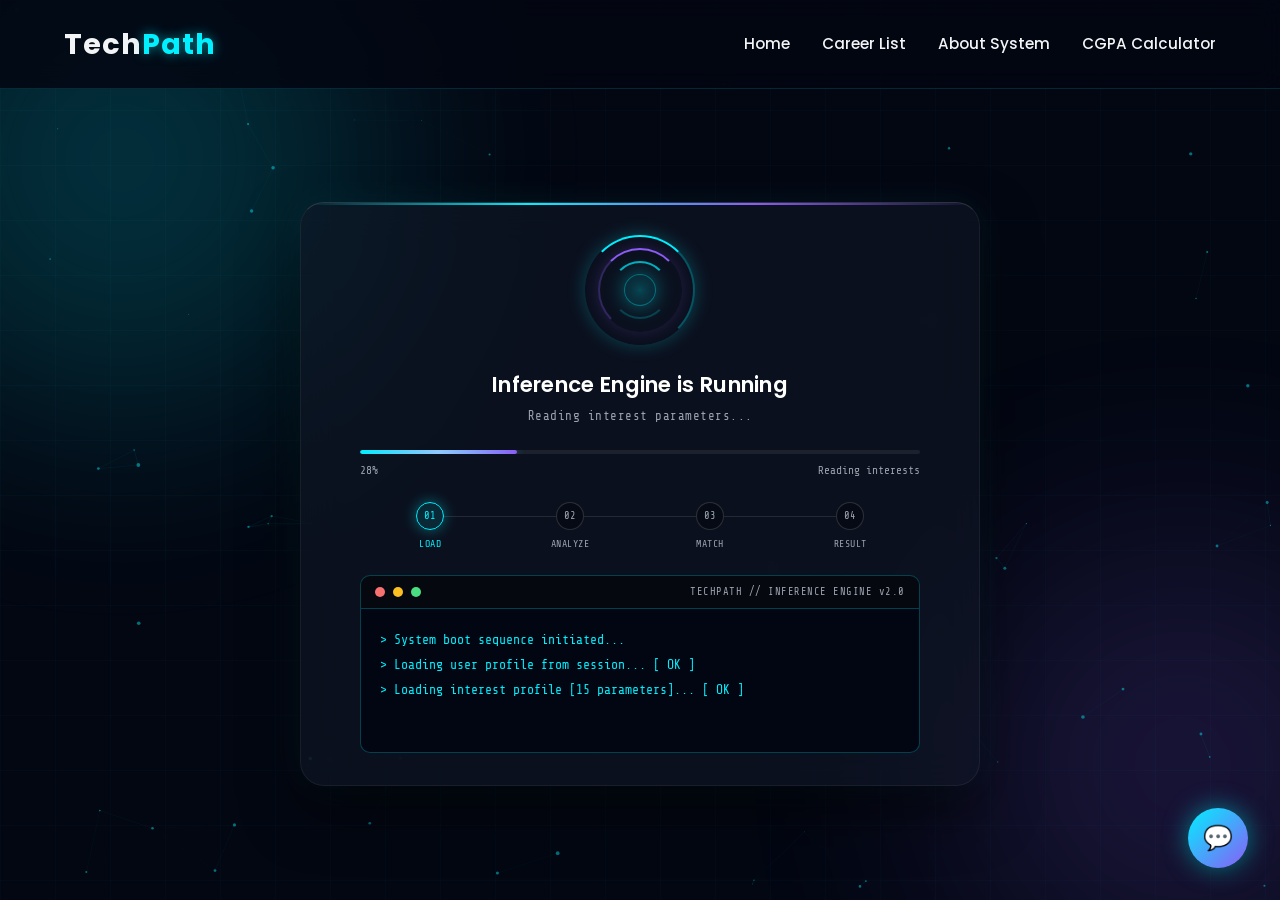
<file: processing.html>
﻿<!DOCTYPE html>
<html lang="en">
<head>
    <meta charset="UTF-8">
    <meta name="viewport" content="width=device-width, initial-scale=1.0">
    <title>Analyzing Profile... | TechPath Expert</title>
    <link rel="stylesheet" href="style.css">
    <link href="https://fonts.googleapis.com/css2?family=Poppins:wght@300;400;500;600;700&family=Share+Tech+Mono&display=swap" rel="stylesheet">

    <style>
        :root {
            --bg:    #030712;
            --cyan:  #00f0ff;
            --glow:  rgba(0,240,255,0.55);
            --purple:#8b5cf6;
            --card:  rgba(17,24,39,0.6);
            --text:  #f3f4f6;
            --muted: #9ca3af;
            --mono:  'Share Tech Mono', monospace;
        }

        *, *::before, *::after { margin:0; padding:0; box-sizing:border-box; }

        body {
            font-family:'Poppins', sans-serif;
            background: var(--bg);
            color: var(--text);
            overflow-x: hidden;
            overflow-y: auto;
            min-height: 100vh;
            display: flex;
            flex-direction: column;
        }

        /* ── BACKGROUNDS ── */
        .grid-bg {
            position:fixed; inset:0; z-index:-2;
            background-image:
                linear-gradient(rgba(0,240,255,.022) 1px, transparent 1px),
                linear-gradient(90deg, rgba(0,240,255,.022) 1px, transparent 1px);
            background-size:55px 55px;
            animation:gridDrift 30s linear infinite;
        }
        @keyframes gridDrift { to { background-position:55px 55px; } }

        .glow-orb { position:fixed; border-radius:50%; filter:blur(120px); z-index:-1; opacity:.18; pointer-events:none; }
        .orb-1 { width:500px; height:500px; background:var(--cyan);   top:-10%; left:-10%; animation:floatOrb 20s ease-in-out infinite alternate; }
        .orb-2 { width:450px; height:450px; background:var(--purple); bottom:-10%; right:-10%; animation:floatOrb 17s ease-in-out infinite alternate-reverse; }
        @keyframes floatOrb { 0%{transform:translate(0,0);} 100%{transform:translate(30px,-40px);} }

        #particle-canvas { position:fixed; inset:0; z-index:-1; pointer-events:none; }

        .text-cyan { color:var(--cyan); text-shadow:0 0 12px var(--glow); }

        /* ── MAIN LAYOUT ── */
        .main-layout {
            flex:1; display:flex; align-items:center; justify-content:center;
            padding:1.5rem 5%; position:relative; z-index:10;
        }

        /* ── PROCESSING CARD ── */
        .proc-card {
            background:var(--card);
            backdrop-filter:blur(20px);
            border:1px solid rgba(255,255,255,.06);
            border-top:1px solid rgba(255,255,255,.14);
            border-radius:24px;
            padding:2rem 2.5rem;
            width:100%; max-width:680px;
            display:flex; flex-direction:column; align-items:center;
            text-align:center;
            position:relative; overflow:hidden;
            box-shadow:0 25px 55px rgba(0,0,0,.55), 0 0 35px rgba(0,240,255,.07);
            animation:cardIn .7s ease-out both;
        }
        @keyframes cardIn { from{opacity:0;transform:translateY(28px);} to{opacity:1;transform:translateY(0);} }

        /* top gradient bar */
        .proc-card::before {
            content:''; position:absolute; top:0; left:0; right:0; height:2px;
            background:linear-gradient(90deg, transparent, var(--cyan), var(--purple), transparent);
        }
        /* slow sweep */
        .proc-card::after {
            content:''; position:absolute; top:0; left:-100%; width:50%; height:100%;
            background:linear-gradient(90deg, transparent, rgba(0,240,255,.025), transparent);
            animation:sweep 4s linear infinite;
        }
        @keyframes sweep { to { left:150%; } }

        /* ── ANIMATED RINGS LOADER ── */
        .rings-wrap {
            position:relative; width:110px; height:110px;
            display:flex; align-items:center; justify-content:center;
            margin-bottom:1.4rem;
        }

        .ring {
            position:absolute; border-radius:50%; border:2px solid transparent;
        }
        .ring-1 {
            width:110px; height:110px;
            border-top-color:var(--cyan); border-right-color:rgba(0,240,255,.3);
            animation:spinCW 1.6s linear infinite;
            box-shadow:0 0 18px rgba(0,240,255,.25);
        }
        .ring-2 {
            width:84px; height:84px;
            border-top-color:var(--purple); border-left-color:rgba(139,92,246,.3);
            animation:spinCCW 2s linear infinite;
            box-shadow:0 0 14px rgba(139,92,246,.2);
        }
        .ring-3 {
            width:58px; height:58px;
            border-top-color:rgba(0,240,255,.7); border-bottom-color:rgba(0,240,255,.2);
            animation:spinCW 1.2s linear infinite;
        }
        .ring-core {
            width:32px; height:32px; border-radius:50%;
            background:radial-gradient(circle, rgba(0,240,255,.25) 0%, rgba(0,240,255,.05) 70%);
            border:1px solid rgba(0,240,255,.4);
            box-shadow:0 0 20px rgba(0,240,255,.4), inset 0 0 12px rgba(0,240,255,.15);
            animation:pulsing 1.5s ease-in-out infinite;
        }
        @keyframes spinCW  { to{ transform:rotate(360deg); } }
        @keyframes spinCCW { to{ transform:rotate(-360deg); } }
        @keyframes pulsing { 0%,100%{box-shadow:0 0 20px rgba(0,240,255,.4);} 50%{box-shadow:0 0 35px rgba(0,240,255,.75);} }

        /* ── TITLE ── */
        .proc-title {
            font-size:1.35rem; font-weight:600; color:#fff;
            margin-bottom:.3rem; letter-spacing:.3px;
        }
        .proc-subtitle {
            font-size:.78rem; color:var(--muted);
            margin-bottom:1.4rem; font-family:var(--mono); letter-spacing:.5px;
        }

        /* ── PROGRESS BAR ── */
        .progress-wrap { width:100%; max-width:560px; margin-bottom:1.4rem; }
        .progress-track {
            width:100%; height:4px; background:rgba(255,255,255,.07);
            border-radius:4px; overflow:hidden;
        }
        .progress-fill {
            height:100%; width:0%;
            background:linear-gradient(90deg, var(--cyan), var(--purple));
            border-radius:4px;
            box-shadow:0 0 10px rgba(0,240,255,.5);
            transition:width .5s ease;
        }
        .progress-label {
            display:flex; justify-content:space-between; margin-top:.5rem;
            font-size:.7rem; font-family:var(--mono); color:var(--muted);
        }

        /* ── STAGE INDICATORS ── */
        .stages-row {
            display:flex; align-items:center; gap:0; width:100%;
            max-width:560px; margin-bottom:1.4rem;
        }
        .stage {
            flex:1; display:flex; flex-direction:column; align-items:center; gap:.4rem;
            position:relative;
        }
        .stage:not(:last-child)::after {
            content:''; position:absolute;
            top:14px; left:calc(50% + 14px); right:calc(-50% + 14px);
            height:1px; background:rgba(255,255,255,.1);
            transition:background .5s ease;
        }
        .stage.done:not(:last-child)::after { background:rgba(0,240,255,.4); }

        .stage-dot {
            width:28px; height:28px; border-radius:50%;
            border:1.5px solid rgba(255,255,255,.15);
            background:rgba(0,0,0,.3);
            display:flex; align-items:center; justify-content:center;
            font-size:.65rem; font-family:var(--mono); color:var(--muted);
            transition:all .4s ease; position:relative; z-index:1;
        }
        .stage.active .stage-dot {
            border-color:var(--cyan);
            background:rgba(0,240,255,.1);
            color:var(--cyan);
            box-shadow:0 0 14px rgba(0,240,255,.4);
            animation:pulsing 1.2s ease-in-out infinite;
        }
        .stage.done .stage-dot {
            border-color:rgba(0,240,255,.5);
            background:rgba(0,240,255,.12);
            color:var(--cyan);
            box-shadow:none;
        }
        .stage-label {
            font-size:.62rem; font-family:var(--mono);
            color:var(--muted); text-transform:uppercase; letter-spacing:.5px;
            text-align:center; white-space:nowrap;
        }
        .stage.active .stage-label, .stage.done .stage-label { color:var(--cyan); }

        /* ── TERMINAL ── */
        .terminal-wrap { width:100%; max-width:560px; }
        .terminal-bar {
            display:flex; align-items:center; gap:.5rem;
            background:rgba(0,0,0,.5); border:1px solid rgba(0,240,255,.25);
            border-bottom:none; border-radius:10px 10px 0 0;
            padding:.5rem .9rem;
        }
        .t-dot { width:10px; height:10px; border-radius:50%; }
        .t-dot-r { background:#f87171; }
        .t-dot-y { background:#fbbf24; }
        .t-dot-g { background:#4ade80; }
        .t-label { font-size:.65rem; font-family:var(--mono); color:var(--muted); margin-left:auto; letter-spacing:.5px; }

        .terminal-box {
            background:rgba(2,6,18,.9);
            border:1px solid rgba(0,240,255,.25);
            border-radius:0 0 10px 10px;
            padding:1rem 1.2rem;
            width:100%; height:145px;
            overflow-y:auto; text-align:left;
            font-family:var(--mono); font-size:.82rem;
            color:var(--cyan); position:relative;
        }
        .terminal-box::-webkit-scrollbar { width:4px; }
        .terminal-box::-webkit-scrollbar-track { background:transparent; }
        .terminal-box::-webkit-scrollbar-thumb { background:rgba(0,240,255,.25); border-radius:2px; }

        /* scanline texture */
        .terminal-box::after {
            content:''; position:absolute; inset:0;
            background:repeating-linear-gradient(transparent, transparent 3px, rgba(0,0,0,.06) 3px, rgba(0,0,0,.06) 4px);
            pointer-events:none;
        }

        .log-line {
            margin:5px 0; opacity:0;
            animation:logIn .35s ease forwards;
            line-height:1.5;
        }
        .log-ok   { color:var(--cyan); }
        .log-run  { color:#fbbf24; }
        .log-done { color:#4ade80; }
        @keyframes logIn { from{opacity:0;transform:translateX(-6px);} to{opacity:1;transform:translateX(0);} }

        /* ── SHORT SCREENS (laptops ~768px height) ── */
        @media (max-height: 800px) {
            .main-layout { padding:1rem 5%; align-items:flex-start; }
            .proc-card { padding:1.5rem 2rem; }
            .rings-wrap { width:90px; height:90px; margin-bottom:1rem; }
            .ring-1 { width:90px; height:90px; }
            .ring-2 { width:68px; height:68px; }
            .ring-3 { width:46px; height:46px; }
            .ring-core { width:26px; height:26px; }
            .proc-title { font-size:1.2rem; }
            .proc-subtitle { margin-bottom:1rem; }
            .progress-wrap { margin-bottom:1rem; }
            .stages-row { margin-bottom:1rem; }
            .terminal-box { height:120px; }
        }

        @media (max-width:640px) {
            .proc-card { padding:1.5rem 1.2rem; }
            .stage-label { font-size:.55rem; }
        }
        @media (max-width:380px) {
            .proc-card { padding:1.2rem .9rem; }
            .proc-title { font-size:1.05rem; }
            .proc-subtitle { font-size:.7rem; }
            .rings-wrap { width:80px; height:80px; margin-bottom:.9rem; }
            .ring-1 { width:80px; height:80px; }
            .ring-2 { width:60px; height:60px; }
            .ring-3 { width:42px; height:42px; }
            .ring-core { width:24px; height:24px; }
            .stage-dot { width:24px; height:24px; font-size:.58rem; }
            .stage-label { font-size:.5rem; }
            .terminal-box { height:110px; padding:.8rem .9rem; font-size:.74rem; }
        }
    </style>
</head>

<body>
    <div class="grid-bg"></div>
    <div class="glow-orb orb-1"></div>
    <div class="glow-orb orb-2"></div>
    <canvas id="particle-canvas"></canvas>

    <header class="header-container">
        <nav class="navbar">
            <div class="logo"><h1>Tech<span class="text-cyan">Path</span></h1></div>
            <ul class="nav-links">
                <li><a href="index.html">Home</a></li>
                <li><a href="knowledge-base.html">Career List</a></li>
                <li><a href="about.html">About System</a></li>
                <li><a href="cgpa.html">CGPA Calculator</a></li>
            </ul>
        </nav>
    </header>

    <main class="main-layout">
        <div class="proc-card">

            <!-- Rings Loader -->
            <div class="rings-wrap">
                <div class="ring ring-1"></div>
                <div class="ring ring-2"></div>
                <div class="ring ring-3"></div>
                <div class="ring-core"></div>
            </div>

            <div class="proc-title">Inference Engine is Running</div>
            <div class="proc-subtitle" id="procSubtitle">Initializing analysis pipeline...</div>

            <!-- Progress Bar -->
            <div class="progress-wrap">
                <div class="progress-track">
                    <div class="progress-fill" id="progressFill"></div>
                </div>
                <div class="progress-label">
                    <span id="progressPct">0%</span>
                    <span id="progressStep">Loading...</span>
                </div>
            </div>

            <!-- Stage Indicators -->
            <div class="stages-row">
                <div class="stage active" id="stage-1">
                    <div class="stage-dot">01</div>
                    <div class="stage-label">Load</div>
                </div>
                <div class="stage" id="stage-2">
                    <div class="stage-dot">02</div>
                    <div class="stage-label">Analyze</div>
                </div>
                <div class="stage" id="stage-3">
                    <div class="stage-dot">03</div>
                    <div class="stage-label">Match</div>
                </div>
                <div class="stage" id="stage-4">
                    <div class="stage-dot">04</div>
                    <div class="stage-label">Result</div>
                </div>
            </div>

            <!-- Terminal -->
            <div class="terminal-wrap">
                <div class="terminal-bar">
                    <span class="t-dot t-dot-r"></span>
                    <span class="t-dot t-dot-y"></span>
                    <span class="t-dot t-dot-g"></span>
                    <span class="t-label">TECHPATH // INFERENCE ENGINE v2.0</span>
                </div>
                <div class="terminal-box" id="terminalBox">
                    <div class="log-line log-ok">&gt; System boot sequence initiated...</div>
                </div>
            </div>

        </div>
    </main>

    <script src="script.js"></script>

    <script>
        // ── Particle Canvas ──
        const canvas = document.getElementById('particle-canvas');
        const ctx    = canvas.getContext('2d');
        let particles = [];
        function resizeCanvas() { canvas.width = window.innerWidth; canvas.height = window.innerHeight; }
        window.addEventListener('resize', resizeCanvas); resizeCanvas();
        class Particle {
            constructor() { this.reset(); }
            reset() {
                this.x = Math.random() * canvas.width; this.y = Math.random() * canvas.height;
                this.size = Math.random() * 1.6 + .3;
                this.speedX = Math.random() * .7 - .35; this.speedY = Math.random() * .7 - .35;
            }
            update() {
                this.x += this.speedX; this.y += this.speedY;
                if (this.x > canvas.width || this.x < 0) this.speedX *= -1;
                if (this.y > canvas.height || this.y < 0) this.speedY *= -1;
            }
            draw() {
                ctx.fillStyle = 'rgba(0,240,255,.45)';
                ctx.beginPath(); ctx.arc(this.x, this.y, this.size, 0, Math.PI * 2); ctx.fill();
            }
        }
        function init() {
            particles = [];
            const n = (canvas.width * canvas.height) / 14000;
            for (let i = 0; i < n; i++) particles.push(new Particle());
        }
        function animate() {
            ctx.clearRect(0, 0, canvas.width, canvas.height);
            particles.forEach((p, i) => {
                p.update(); p.draw();
                for (let j = i + 1; j < particles.length; j++) {
                    const dx = p.x - particles[j].x, dy = p.y - particles[j].y;
                    const d = Math.sqrt(dx*dx + dy*dy);
                    if (d < 110) {
                        ctx.beginPath();
                        ctx.strokeStyle = `rgba(0,240,255,${.1 - d/1100})`;
                        ctx.lineWidth = .7;
                        ctx.moveTo(p.x, p.y); ctx.lineTo(particles[j].x, particles[j].y); ctx.stroke();
                    }
                }
            });
            requestAnimationFrame(animate);
        }
        init(); animate();
    </script>

    <script>
        // ── Processing UI ──
        const terminalBox   = document.getElementById('terminalBox');
        const progressFill  = document.getElementById('progressFill');
        const progressPct   = document.getElementById('progressPct');
        const progressStep  = document.getElementById('progressStep');
        const procSubtitle  = document.getElementById('procSubtitle');

        const LOGS = [
            { text: '> Loading user profile from session...          [ OK ]', cls:'log-ok',  pct:14, step:'Loading profile',  stage:1, subtitle:'Loading assessment data...' },
            { text: '> Loading interest profile [15 parameters]...   [ OK ]', cls:'log-ok',  pct:28, step:'Reading interests', stage:1, subtitle:'Reading interest parameters...' },
            { text: '> Loading technical skills assessment...         [ OK ]', cls:'log-ok',  pct:42, step:'Reading skills',   stage:2, subtitle:'Analyzing skills matrix...' },
            { text: '> Processing personality matrix...               [ OK ]', cls:'log-ok',  pct:56, step:'Personality scan',  stage:2, subtitle:'Scanning personality indicators...' },
            { text: '> Running Forward Chaining engine [135 rules]...       ', cls:'log-run', pct:70, step:'Firing rules',     stage:3, subtitle:'Executing inference rules...' },
            { text: '> Calculating weighted career scores...                 ', cls:'log-run', pct:82, step:'Scoring careers',  stage:3, subtitle:'Computing match scores...' },
            { text: '> Extracting top 3 career matches...            [ OK ]', cls:'log-ok',  pct:92, step:'Ranking results',  stage:3, subtitle:'Ranking career recommendations...' },
            { text: '> Analysis complete. Redirecting to results...  [ DONE ]', cls:'log-done',pct:100, step:'Complete',      stage:4, subtitle:'Preparing your results...' },
        ];

        function setStage(n) {
            for (let i = 1; i <= 4; i++) {
                const el = document.getElementById(`stage-${i}`);
                el.classList.remove('active','done');
                if (i < n) el.classList.add('done');
                else if (i === n) el.classList.add('active');
            }
        }

        function addLog(log) {
            const el = document.createElement('div');
            el.className = `log-line ${log.cls}`;
            el.textContent = log.text;
            terminalBox.appendChild(el);
            terminalBox.scrollTop = terminalBox.scrollHeight;
            progressFill.style.width = log.pct + '%';
            progressPct.textContent = log.pct + '%';
            progressStep.textContent = log.step;
            procSubtitle.textContent = log.subtitle;
            setStage(log.stage);
        }

        let idx = 0;
        function tick() {
            if (idx < LOGS.length) {
                addLog(LOGS[idx]);
                idx++;
                setTimeout(tick, 580);
            } else {
                runInferenceEngine();
            }
        }
        setTimeout(tick, 700);

        // ── INFERENCE ENGINE ──
        function runInferenceEngine() {
            const minat      = JSON.parse(localStorage.getItem('techpath_minat'))       || {};
            const kemahiran  = JSON.parse(localStorage.getItem('techpath_kemahiran'))   || {};
            const personaliti= JSON.parse(localStorage.getItem('techpath_personaliti')) || {};
            const profil     = JSON.parse(localStorage.getItem('techpath_userProfile')) || {};

            const careers = {
                "Software Developer":0, "Web Developer":0, "Mobile App Developer":0,
                "Data Analyst":0, "Data Scientist":0, "AI Engineer":0,
                "Machine Learning Engineer":0, "Cybersecurity Analyst":0,
                "Security Engineer":0, "Penetration Tester":0, "Network Engineer":0,
                "Cloud Engineer":0, "System Administrator":0, "DevOps Engineer":0,
                "UI/UX Designer":0, "IT Support Specialist":0,
                "Database Administrator":0, "Business Analyst":0
            };

            // ══════════════════════════════════════════════════════
            // INFERENCE ENGINE — 135 RULES (Forward Chaining)
            // Explanation Facility: setiap rule yang fired direkod dalam
            // `firedRules` supaya result.html boleh terangkan "kenapa"
            // sesuatu career disyorkan.
            // ══════════════════════════════════════════════════════
            const firedRules = {};
            function logFire(career, points, label) {
                if (!firedRules[career]) firedRules[career] = [];
                firedRules[career].push({ points, label });
            }
            function R(career, points, label, cond) {
                if (cond) { careers[career] += points; logFire(career, points, label); }
            }

            // ── RULES 1–18: PRIMARY (+30) — Core Interest + Skill ──
            R("Software Developer",        30, "High interest in programming & strong coding skill",                  minat.minat_1  >= 4 && kemahiran.kemahiran_1  >= 4);
            R("Web Developer",             30, "High interest in web design & strong HTML/CSS/JS skill",              minat.minat_2  >= 4 && kemahiran.kemahiran_2  >= 4);
            R("Mobile App Developer",      30, "High interest in mobile apps & strong coding skill",                  minat.minat_10 >= 4 && kemahiran.kemahiran_1  >= 4);
            R("UI/UX Designer",            30, "Interest in web design & strong UI/UX skill",                         minat.minat_2  >= 4 && kemahiran.kemahiran_9  >= 4);
            R("Data Analyst",              30, "High interest in analyzing data & strong data analysis skill",        minat.minat_3  >= 4 && kemahiran.kemahiran_4  >= 4);
            R("Data Scientist",            30, "Very high interest in data & strong math/statistics skill",           minat.minat_3 >= 5 && kemahiran.kemahiran_3  >= 4);
            R("AI Engineer",               30, "High interest in AI & strong Machine Learning skill",                 minat.minat_5  >= 4 && kemahiran.kemahiran_8  >= 4);
            R("Machine Learning Engineer", 30, "High interest in AI & strong math/statistics skill",                  minat.minat_5  >= 4 && kemahiran.kemahiran_3  >= 4);
            R("Cybersecurity Analyst",     30, "High interest in cybersecurity & strong networking skill",            minat.minat_6  >= 4 && kemahiran.kemahiran_6  >= 4);
            R("Security Engineer",         30, "High interest in security & strong system architecture skill",        minat.minat_6  >= 4 && kemahiran.kemahiran_7  >= 4);
            R("Penetration Tester",        30, "High interest in ethical hacking & strong security skill",            minat.minat_12 >= 4 && kemahiran.kemahiran_6  >= 4);
            R("Network Engineer",          30, "High interest in networking & strong system architecture skill",      minat.minat_7  >= 4 && kemahiran.kemahiran_7  >= 4);
            R("System Administrator",      30, "High interest in maintaining systems & strong server skill",          minat.minat_8  >= 4 && kemahiran.kemahiran_10 >= 4);
            R("Cloud Engineer",            30, "High interest in cloud computing & strong server skill",              minat.minat_13 >= 4 && kemahiran.kemahiran_10 >= 4);
            R("DevOps Engineer",           30, "High interest in system automation & strong server skill",            minat.minat_11 >= 4 && kemahiran.kemahiran_10 >= 4);
            R("IT Support Specialist",     30, "High interest in helping others & strong hardware skill",             minat.minat_15 >= 4 && kemahiran.kemahiran_12 >= 4);
            R("Database Administrator",    30, "High interest in managing databases & strong SQL skill",              minat.minat_9  >= 4 && kemahiran.kemahiran_5  >= 4);
            R("Business Analyst",          30, "High interest in business requirement analysis & strong communication skill", minat.minat_14 >= 4 && kemahiran.kemahiran_14 >= 4);

            // ── RULES 19–36: SUPPORTING (+15) — Skill + Personality ──
            R("Software Developer",        15, "Interest in solving logical problems & personality that enjoys complex challenges", minat.minat_4 >= 4 && personaliti.personaliti_8 >= 4);
            R("Web Developer",             15, "UI design skill & creative personality",                              kemahiran.kemahiran_9  >= 4 && personaliti.personaliti_3  >= 4);
            R("Mobile App Developer",      15, "Basic web skill & adaptable personality",                             kemahiran.kemahiran_2  >= 3 && personaliti.personaliti_5  >= 4);
            R("UI/UX Designer",            15, "Creative personality & confident communicating with stakeholders",     personaliti.personaliti_3 >= 4 && personaliti.personaliti_15 >= 4);
            R("Data Analyst",              15, "Spreadsheet skill & strong documentation skill",                      kemahiran.kemahiran_11 >= 4 && kemahiran.kemahiran_15 >= 4);
            R("Data Scientist",            15, "Interest in solving logical problems & personality that prefers working independently", minat.minat_4 >= 4 && personaliti.personaliti_1 >= 4);
            R("AI Engineer",               15, "Strong coding skill & highly curious personality",                    kemahiran.kemahiran_1  >= 4 && personaliti.personaliti_11 >= 4);
            R("Machine Learning Engineer", 15, "Machine Learning skill & personality that enjoys complex challenges",  kemahiran.kemahiran_8  >= 4 && personaliti.personaliti_8  >= 4);
            R("Cybersecurity Analyst",     15, "High-integrity personality & very detail-oriented",                   personaliti.personaliti_14 >= 4 && personaliti.personaliti_4 >= 4);
            R("Security Engineer",         15, "Security skill & personality that prefers clear structure",           kemahiran.kemahiran_6  >= 4 && personaliti.personaliti_7  >= 4);
            R("Penetration Tester",        15, "Personality that enjoys calculated risk-taking & working independently", personaliti.personaliti_13 >= 4 && personaliti.personaliti_1 >= 4);
            R("Network Engineer",          15, "Personality that prefers clear structure & stays calm under pressure", personaliti.personaliti_7 >= 4 && personaliti.personaliti_9 >= 4);
            R("System Administrator",      15, "Hardware skill & highly patient personality",                        kemahiran.kemahiran_12 >= 4 && personaliti.personaliti_12 >= 4);
            R("Cloud Engineer",            15, "Basic networking skill & adaptable personality",                      kemahiran.kemahiran_7  >= 3 && personaliti.personaliti_5  >= 4);
            R("DevOps Engineer",           15, "Debugging skill & personality that enjoys teamwork",                  kemahiran.kemahiran_13 >= 4 && personaliti.personaliti_2  >= 4);
            R("IT Support Specialist",     15, "Communication skill & personality that enjoys teaching others",       kemahiran.kemahiran_14 >= 4 && personaliti.personaliti_10 >= 4);
            R("Database Administrator",    15, "Very detail-oriented personality & high integrity",                   personaliti.personaliti_4 >= 4 && personaliti.personaliti_14 >= 4);
            R("Business Analyst",          15, "Documentation skill & personality that enjoys leading",               kemahiran.kemahiran_15 >= 4 && personaliti.personaliti_6 >= 4);

            // ── RULES 37–54: TERTIARY RULE (+12) — Specific Combinations ──
            R("Software Developer",        12, "Data analysis skill & personality that enjoys complex challenges",    kemahiran.kemahiran_4  >= 4 && personaliti.personaliti_8 >= 4);
            R("Web Developer",             12, "Interest in web design & creative personality",                      minat.minat_2 >= 4 && personaliti.personaliti_3 >= 4);
            R("Mobile App Developer",      12, "Adaptable & creative personality",                                    personaliti.personaliti_5 >= 4 && personaliti.personaliti_3 >= 4);
            R("UI/UX Designer",            12, "Confidence with stakeholders & documentation skill",                  personaliti.personaliti_15 >= 4 && kemahiran.kemahiran_14 >= 4);
            R("Data Analyst",              12, "Spreadsheet skill & very detail-oriented personality",                kemahiran.kemahiran_11 >= 4 && personaliti.personaliti_4 >= 4);
            R("Data Scientist",            12, "Basic Machine Learning & strong math skill",                          kemahiran.kemahiran_8 >= 3 && kemahiran.kemahiran_3 >= 4);
            R("AI Engineer",               12, "Very high AI interest & basic Machine Learning skill",                minat.minat_5 >= 5 && kemahiran.kemahiran_8 >= 3);
            R("Machine Learning Engineer", 12, "Coding skill & strong math skill",                                    kemahiran.kemahiran_1 >= 4 && kemahiran.kemahiran_3 >= 4);
            R("Cybersecurity Analyst",     12, "Very high cybersecurity interest & very detail-oriented",             minat.minat_6 >= 5 && personaliti.personaliti_4 >= 4);
            R("Security Engineer",         12, "Security skill & basic coding skill",                                 kemahiran.kemahiran_6 >= 4 && kemahiran.kemahiran_1 >= 3);
            R("Penetration Tester",        12, "Coding skill & personality that enjoys complex challenges",           kemahiran.kemahiran_1 >= 4 && personaliti.personaliti_8 >= 4);
            R("Network Engineer",          12, "System architecture skill & basic security skill",                   kemahiran.kemahiran_7 >= 4 && kemahiran.kemahiran_6 >= 3);
            R("System Administrator",      12, "Server skill & basic hardware skill",                                 kemahiran.kemahiran_10 >= 4 && kemahiran.kemahiran_12 >= 3);
            R("Cloud Engineer",            12, "Very high cloud interest & basic server skill",                       minat.minat_13 >= 5 && kemahiran.kemahiran_10 >= 3);
            R("DevOps Engineer",           12, "Debugging skill & basic server skill",                                kemahiran.kemahiran_13 >= 4 && kemahiran.kemahiran_10 >= 3);
            R("IT Support Specialist",     12, "Hardware skill & personality that enjoys teaching",                   kemahiran.kemahiran_12 >= 4 && personaliti.personaliti_10 >= 4);
            R("Database Administrator",    12, "SQL skill & basic spreadsheet skill",                                 kemahiran.kemahiran_5 >= 4 && kemahiran.kemahiran_11 >= 3);
            R("Business Analyst",          12, "Communication skill & personality that enjoys leading",               kemahiran.kemahiran_14 >= 4 && personaliti.personaliti_6 >= 4);

            // ── RULES 55–72: QUATERNARY RULE (+10) — Very High Interest / Unique Combination ──
            R("Software Developer",        10, "Very high interest (5/5) in programming",                            minat.minat_1 >= 5);
            R("Web Developer",             10, "Very high skill (5/5) in web development",                           kemahiran.kemahiran_2 >= 5);
            R("Mobile App Developer",      10, "Very high interest (5/5) in mobile applications",                    minat.minat_10 >= 5);
            R("UI/UX Designer",            10, "Very high skill (5/5) in UI design",                                 kemahiran.kemahiran_9 >= 5);
            R("Data Analyst",              10, "Very high interest (5/5) in data",                                   minat.minat_3 >= 5);
            R("Data Scientist",            10, "Highly curious personality & prefers working independently",         personaliti.personaliti_11 >= 4 && personaliti.personaliti_1 >= 4);
            R("AI Engineer",               10, "Strong math skill & extremely curious personality (5/5)",            kemahiran.kemahiran_3 >= 4 && personaliti.personaliti_11 >= 5);
            R("Machine Learning Engineer", 10, "Prefers working independently & highly curious personality",         personaliti.personaliti_1 >= 4 && personaliti.personaliti_11 >= 4);
            R("Cybersecurity Analyst",     10, "Very high skill (5/5) in cybersecurity",                             kemahiran.kemahiran_6 >= 5);
            R("Security Engineer",         10, "Stays calm under pressure & very detail-oriented personality",        personaliti.personaliti_9 >= 4 && personaliti.personaliti_4 >= 4);
            R("Penetration Tester",        10, "Very high ethical hacking interest & basic security skill",          minat.minat_6 >= 5 && kemahiran.kemahiran_6 >= 3);
            R("Network Engineer",          10, "Prefers structure & stays calm under pressure",                      personaliti.personaliti_7 >= 4 && personaliti.personaliti_9 >= 4);
            R("System Administrator",      10, "Prefers structure & very detail-oriented personality",                personaliti.personaliti_7 >= 4 && personaliti.personaliti_4 >= 4);
            R("Cloud Engineer",            10, "Basic coding skill & adaptable personality",                          kemahiran.kemahiran_1 >= 3 && personaliti.personaliti_5 >= 4);
            R("DevOps Engineer",           10, "Personality that enjoys teamwork & adapts easily",                    personaliti.personaliti_2 >= 4 && personaliti.personaliti_5 >= 4);
            R("IT Support Specialist",     10, "Extremely patient personality & enjoys teamwork",                     personaliti.personaliti_12 >= 4 && personaliti.personaliti_2 >= 4);
            R("Database Administrator",    10, "Extremely detail-oriented personality (5/5) & high integrity",        personaliti.personaliti_4 >= 5 && personaliti.personaliti_14 >= 4);
            R("Business Analyst",          10, "Confidence with stakeholders & documentation skill",                  personaliti.personaliti_15 >= 4 && kemahiran.kemahiran_15 >= 4);

            // ── RULES 73–77: EXCELLENCE BONUS (+20) — Perfect Score in Critical Area ──
            R("Software Developer",    20, "Excellent: interest & coding skill both perfect (5/5)",                  minat.minat_1  >= 5 && kemahiran.kemahiran_1  >= 5);
            R("AI Engineer",           20, "Excellent: interest & AI skill both perfect (5/5)",                      minat.minat_5  >= 5 && kemahiran.kemahiran_8  >= 5);
            R("Cybersecurity Analyst", 20, "Excellent: interest & security skill both perfect (5/5)",                minat.minat_6  >= 5 && kemahiran.kemahiran_6  >= 5);
            R("Data Scientist",        20, "Excellent: data interest & analysis skill both perfect (5/5)",           minat.minat_3  >= 5 && kemahiran.kemahiran_4  >= 5);
            R("Cloud Engineer",        20, "Excellent: interest & cloud skill both perfect (5/5)",                   minat.minat_13 >= 5 && kemahiran.kemahiran_10 >= 5);

            // ── RULES 78–80: WEAKNESS PENALTY (Original) ──
            { const c78 = (kemahiran.kemahiran_14 <= 2 || personaliti.personaliti_15 <= 2);
              R("Business Analyst",      -20, "Weakness detected: low communication/documentation or low stakeholder confidence", c78);
              R("IT Support Specialist", -10, "Weakness detected: low communication/documentation or low stakeholder confidence", c78);
              R("UI/UX Designer",        -10, "Weakness detected: low communication/documentation or low stakeholder confidence", c78); }
            { const c79 = (personaliti.personaliti_9 <= 2);
              R("Cybersecurity Analyst", -15, "Weakness detected: not calm enough working under pressure", c79);
              R("DevOps Engineer",       -10, "Weakness detected: not calm enough working under pressure", c79);
              R("System Administrator",  -10, "Weakness detected: not calm enough working under pressure", c79); }
            { const c80 = (personaliti.personaliti_14 <= 2);
              R("Cybersecurity Analyst",  -20, "Weakness detected: integrity & work ethics not emphasized", c80);
              R("Penetration Tester",     -20, "Weakness detected: integrity & work ethics not emphasized", c80);
              R("Database Administrator", -15, "Weakness detected: integrity & work ethics not emphasized", c80); }

            // ── RULES 81–86: WEAKNESS PENALTY (Additional) ──
            { const c81 = (kemahiran.kemahiran_1 <= 1);
              R("Software Developer",   -25, "Programming skill extremely weak (≤1/5)", c81);
              R("Mobile App Developer", -25, "Programming skill extremely weak (≤1/5)", c81); }
            { const c82 = (kemahiran.kemahiran_6 <= 1);
              R("Cybersecurity Analyst", -25, "Cybersecurity skill extremely weak (≤1/5)", c82);
              R("Security Engineer",     -25, "Cybersecurity skill extremely weak (≤1/5)", c82);
              R("Penetration Tester",    -25, "Cybersecurity skill extremely weak (≤1/5)", c82); }
            { const c83 = (personaliti.personaliti_4 <= 1);
              R("Data Analyst",           -15, "Personality lacks attention to detail (≤1/5)", c83);
              R("Database Administrator", -15, "Personality lacks attention to detail (≤1/5)", c83); }
            R("Network Engineer", -25, "Networking skill extremely weak (≤1/5)",       kemahiran.kemahiran_7 <= 1);
            R("Web Developer",    -20, "Web development skill extremely weak (≤1/5)", kemahiran.kemahiran_2 <= 1);
            R("UI/UX Designer",   -20, "Creativity personality extremely low (≤1/5)",  personaliti.personaliti_3 <= 1);

            // ── RULES 122–125: WEAKNESS PENALTY (Symmetry Fix) ──
            // Previously, AI Engineer/Data Scientist/ML Engineer/Cloud Engineer
            // had NO penalty rule at all — causing them to "win unfairly" when a
            // user's overall profile is weak across the board, even when their
            // answers don't actually support those careers.
            R("AI Engineer",               -25, "Machine Learning skill extremely weak (≤1/5)",      kemahiran.kemahiran_8  <= 1);
            R("Data Scientist",            -25, "Math/statistics skill extremely weak (≤1/5)",        kemahiran.kemahiran_3  <= 1);
            R("Machine Learning Engineer", -25, "Math/statistics skill extremely weak (≤1/5)",        kemahiran.kemahiran_3  <= 1);
            R("Cloud Engineer",            -25, "Server/cloud skill extremely weak (≤1/5)",            kemahiran.kemahiran_10 <= 1);

            // ── RULES 126–135: WEAKNESS PENALTY (Tier ≤2 — Symmetry Fix Continued) ──
            // R78–80 (tier ≤2) only covers 8 careers. R81–86 & R122–125 (tier ≤1)
            // cover all 18 careers. This created a GAP at the EXACT value of 2 —
            // the 10 careers below were "immune" at value 2 despite being
            // penalized at value 1. These rules close that gap so all 18 careers
            // now consistently have two penalty tiers (≤2 moderate, ≤1 severe).
            R("Software Developer",        -12, "Programming skill weak (≤2/5)",          kemahiran.kemahiran_1  <= 2);
            R("Web Developer",             -10, "Web development skill weak (≤2/5)",      kemahiran.kemahiran_2  <= 2);
            R("Mobile App Developer",      -12, "Programming skill weak (≤2/5)",          kemahiran.kemahiran_1  <= 2);
            R("Data Analyst",               -8, "Personality lacks attention to detail (≤2/5)", personaliti.personaliti_4 <= 2);
            R("Data Scientist",            -12, "Math/statistics skill weak (≤2/5)",      kemahiran.kemahiran_3  <= 2);
            R("AI Engineer",               -12, "Machine Learning skill weak (≤2/5)",     kemahiran.kemahiran_8  <= 2);
            R("Machine Learning Engineer", -12, "Math/statistics skill weak (≤2/5)",      kemahiran.kemahiran_3  <= 2);
            R("Security Engineer",         -12, "Cybersecurity skill weak (≤2/5)",        kemahiran.kemahiran_6  <= 2);
            R("Network Engineer",          -12, "Networking skill weak (≤2/5)",           kemahiran.kemahiran_7  <= 2);
            R("Cloud Engineer",            -12, "Server/cloud skill weak (≤2/5)",         kemahiran.kemahiran_10 <= 2);

            // ── RULES 87–93: ACADEMIC TIE-BREAKER ──
            if (profil.bidang) {
                const b = profil.bidang.toLowerCase();
                if (/komputer|computer|it\b|software|sains|science/.test(b)) {
                    R("Software Developer", 3, "Academic background: Computer Science/IT field", true);
                    R("AI Engineer",        3, "Academic background: Computer Science/IT field", true);
                    R("Data Scientist",     3, "Academic background: Computer Science/IT field", true);
                }
                if (/perniagaan|business|pengurusan|management|kewangan|finance/.test(b)) {
                    R("Business Analyst", 5, "Academic background: Business/Management field", true);
                    R("Data Analyst",     3, "Academic background: Business/Management field", true);
                }
                if (/kreatif|creative|seni|art|multimedia|design|reka/.test(b)) {
                    R("UI/UX Designer", 5, "Academic background: Creative/Art/Design field", true);
                    R("Web Developer",  3, "Academic background: Creative/Art/Design field", true);
                }
                if (/matematik|maths|statistics|statistik|stat/.test(b)) {
                    R("Data Scientist",           5, "Academic background: Mathematics/Statistics field", true);
                    R("Data Analyst",             5, "Academic background: Mathematics/Statistics field", true);
                    R("Machine Learning Engineer",3, "Academic background: Mathematics/Statistics field", true);
                }
                if (/kejuruteraan|engineering|elektrik|electronic/.test(b)) {
                    R("Network Engineer",     5, "Academic background: Engineering field", true);
                    R("System Administrator", 5, "Academic background: Engineering field", true);
                    R("DevOps Engineer",      3, "Academic background: Engineering field", true);
                }
                if (/biologi|medik|health|perubatan|farmasi/.test(b)) {
                    R("Data Analyst",     3, "Academic background: Biology/Medical field", true);
                    R("Business Analyst", 3, "Academic background: Biology/Medical field", true);
                }
                if (/undang|law|polis|police|perakaunan|account|audit/.test(b)) {
                    R("Business Analyst",      5, "Academic background: Law/Accounting field", true);
                    R("Cybersecurity Analyst", 3, "Academic background: Law/Accounting field", true);
                }
            }

            // ── RULES 94–103: DUAL INTEREST SYNERGY (+8–10) ──
            R("AI Engineer",               10, "Synergy: high interest in programming AND AI simultaneously",        minat.minat_1 >= 4 && minat.minat_5 >= 4);
            R("Security Engineer",         10, "Synergy: high interest in cybersecurity AND networking simultaneously", minat.minat_6 >= 4 && minat.minat_7 >= 4);
            R("Machine Learning Engineer",  8, "Synergy: strong coding AND Machine Learning skill simultaneously",   kemahiran.kemahiran_1 >= 4 && kemahiran.kemahiran_8 >= 4);
            { const c97 = (kemahiran.kemahiran_5 >= 4 && kemahiran.kemahiran_4 >= 4);
              R("Database Administrator", 8, "Synergy: strong database AND data analysis skill simultaneously", c97);
              R("Data Analyst",           8, "Synergy: strong database AND data analysis skill simultaneously", c97); }
            { const c98 = (kemahiran.kemahiran_7 >= 4 && kemahiran.kemahiran_10 >= 4);
              R("Network Engineer",     8, "Synergy: strong networking AND server skill simultaneously", c98);
              R("System Administrator", 8, "Synergy: strong networking AND server skill simultaneously", c98); }
            R("Penetration Tester", 8, "Synergy: security skill & high integrity simultaneously", kemahiran.kemahiran_6 >= 4 && personaliti.personaliti_14 >= 4);
            { const c100 = (personaliti.personaliti_3 >= 4 && kemahiran.kemahiran_9 >= 4);
              R("Web Developer",  8, "Synergy: creative personality AND strong UI skill simultaneously", c100);
              R("UI/UX Designer", 8, "Synergy: creative personality AND strong UI skill simultaneously", c100); }
            R("DevOps Engineer",  8, "Synergy: automation interest AND debugging skill simultaneously",          minat.minat_11 >= 4 && kemahiran.kemahiran_13 >= 4);
            R("Business Analyst", 8, "Synergy: leadership personality AND stakeholder confidence simultaneously", personaliti.personaliti_6 >= 4 && personaliti.personaliti_15 >= 4);
            R("Data Scientist",   8, "Synergy: strong math AND Machine Learning skill simultaneously",            kemahiran.kemahiran_3 >= 4 && kemahiran.kemahiran_8 >= 4);

            // ── RULES 104–121: WEAK SIGNAL (+5) — Lower Threshold (≥3) ──
            // Reflects "neutral/moderate" answers so profiles that don't clear
            // the ≥4 threshold (primary rules) can still get slight
            // differentiation between careers, instead of falling straight
            // into a complete 0-0 tie.
            R("Software Developer",        5, "Moderate tendency: interest & skill in programming",            minat.minat_1  >= 3 && kemahiran.kemahiran_1  >= 3);
            R("Web Developer",             5, "Moderate tendency: interest & skill in web",                    minat.minat_2  >= 3 && kemahiran.kemahiran_2  >= 3);
            R("Mobile App Developer",      5, "Moderate tendency: app interest & coding skill",                 minat.minat_10 >= 3 && kemahiran.kemahiran_1  >= 3);
            R("UI/UX Designer",            5, "Moderate tendency: web interest & UI skill",                     minat.minat_2  >= 3 && kemahiran.kemahiran_9  >= 3);
            R("Data Analyst",              5, "Moderate tendency: interest & skill in data analysis",           minat.minat_3  >= 3 && kemahiran.kemahiran_4  >= 3);
            R("Data Scientist",            5, "Moderate tendency: data interest & math skill",                  minat.minat_3  >= 3 && kemahiran.kemahiran_3  >= 3);
            R("AI Engineer",               5, "Moderate tendency: AI interest & ML skill",                      minat.minat_5  >= 3 && kemahiran.kemahiran_8  >= 3);
            R("Machine Learning Engineer", 5, "Moderate tendency: AI interest & math skill",                    minat.minat_5  >= 3 && kemahiran.kemahiran_3  >= 3);
            R("Cybersecurity Analyst",     5, "Moderate tendency: interest & skill in security",                minat.minat_6  >= 3 && kemahiran.kemahiran_6  >= 3);
            R("Security Engineer",         5, "Moderate tendency: security interest & architecture skill",      minat.minat_6  >= 3 && kemahiran.kemahiran_7  >= 3);
            R("Penetration Tester",        5, "Moderate tendency: ethical hacking interest & security skill",   minat.minat_12 >= 3 && kemahiran.kemahiran_6 >= 3);
            R("Network Engineer",          5, "Moderate tendency: interest & skill in networking",              minat.minat_7  >= 3 && kemahiran.kemahiran_7  >= 3);
            R("System Administrator",      5, "Moderate tendency: system interest & server skill",              minat.minat_8  >= 3 && kemahiran.kemahiran_10 >= 3);
            R("Cloud Engineer",            5, "Moderate tendency: cloud interest & server skill",                minat.minat_13 >= 3 && kemahiran.kemahiran_10 >= 3);
            R("DevOps Engineer",           5, "Moderate tendency: automation interest & server skill",          minat.minat_11 >= 3 && kemahiran.kemahiran_10 >= 3);
            R("IT Support Specialist",     5, "Moderate tendency: helping interest & hardware skill",           minat.minat_15 >= 3 && kemahiran.kemahiran_12 >= 3);
            R("Database Administrator",    5, "Moderate tendency: interest & skill in databases",               minat.minat_9  >= 3 && kemahiran.kemahiran_5  >= 3);
            R("Business Analyst",          5, "Moderate tendency: interest & skill in communication",           minat.minat_14 >= 3 && kemahiran.kemahiran_14 >= 3);

            localStorage.setItem('techpath_firedRules', JSON.stringify(firedRules));

            // ── RANK & SAVE ──
            // Simpan keputusan PENUH untuk kesemua 18 career (bukan top 3 je) —
            // bukti forward chaining diproses merentas seluruh Knowledge Base,
            // dipaparkan dalam "Full Inference Engine Results" table di result.html.
            //
            // PENTING: top3 SENTIASA diambil terus dari allRanked (data sebenar),
            // walaupun skor rendah/negatif. Tiada lagi "fake fallback" — sebab
            // result.html sudah ada Confidence Level (Exploratory Match) yang
            // jujur memberitahu user bila padanan lemah. Fallback palsu dulu
            // menyebabkan Top 3 Card (data palsu) bercanggah dengan Full
            // Inference Results Table (data sebenar).
            // Tie-breaker rawak: kalau dua/lebih career seri markah (contoh
            // semua jawapan neutral), urutan tidak sentiasa bias kepada
            // career yang ditulis dahulu dalam kod (cth: Software Developer).
            const allRanked = Object.entries(careers)
                .map(([name, score]) => ({ name, score, _r: Math.random() }))
                .sort((a, b) => (b.score - a.score) || (b._r - a._r))
                .map(({ name, score }) => ({ name, score }));

            const top3 = allRanked.slice(0, 3);

            localStorage.setItem('techpath_keputusan', JSON.stringify(top3));
            localStorage.setItem('techpath_topCareers', JSON.stringify(top3));
            localStorage.setItem('techpath_allCareerScores', JSON.stringify(allRanked));

            setTimeout(() => { window.location.href = 'result.html'; }, 1000);
        }
    </script>
</body>
</html>
</file>
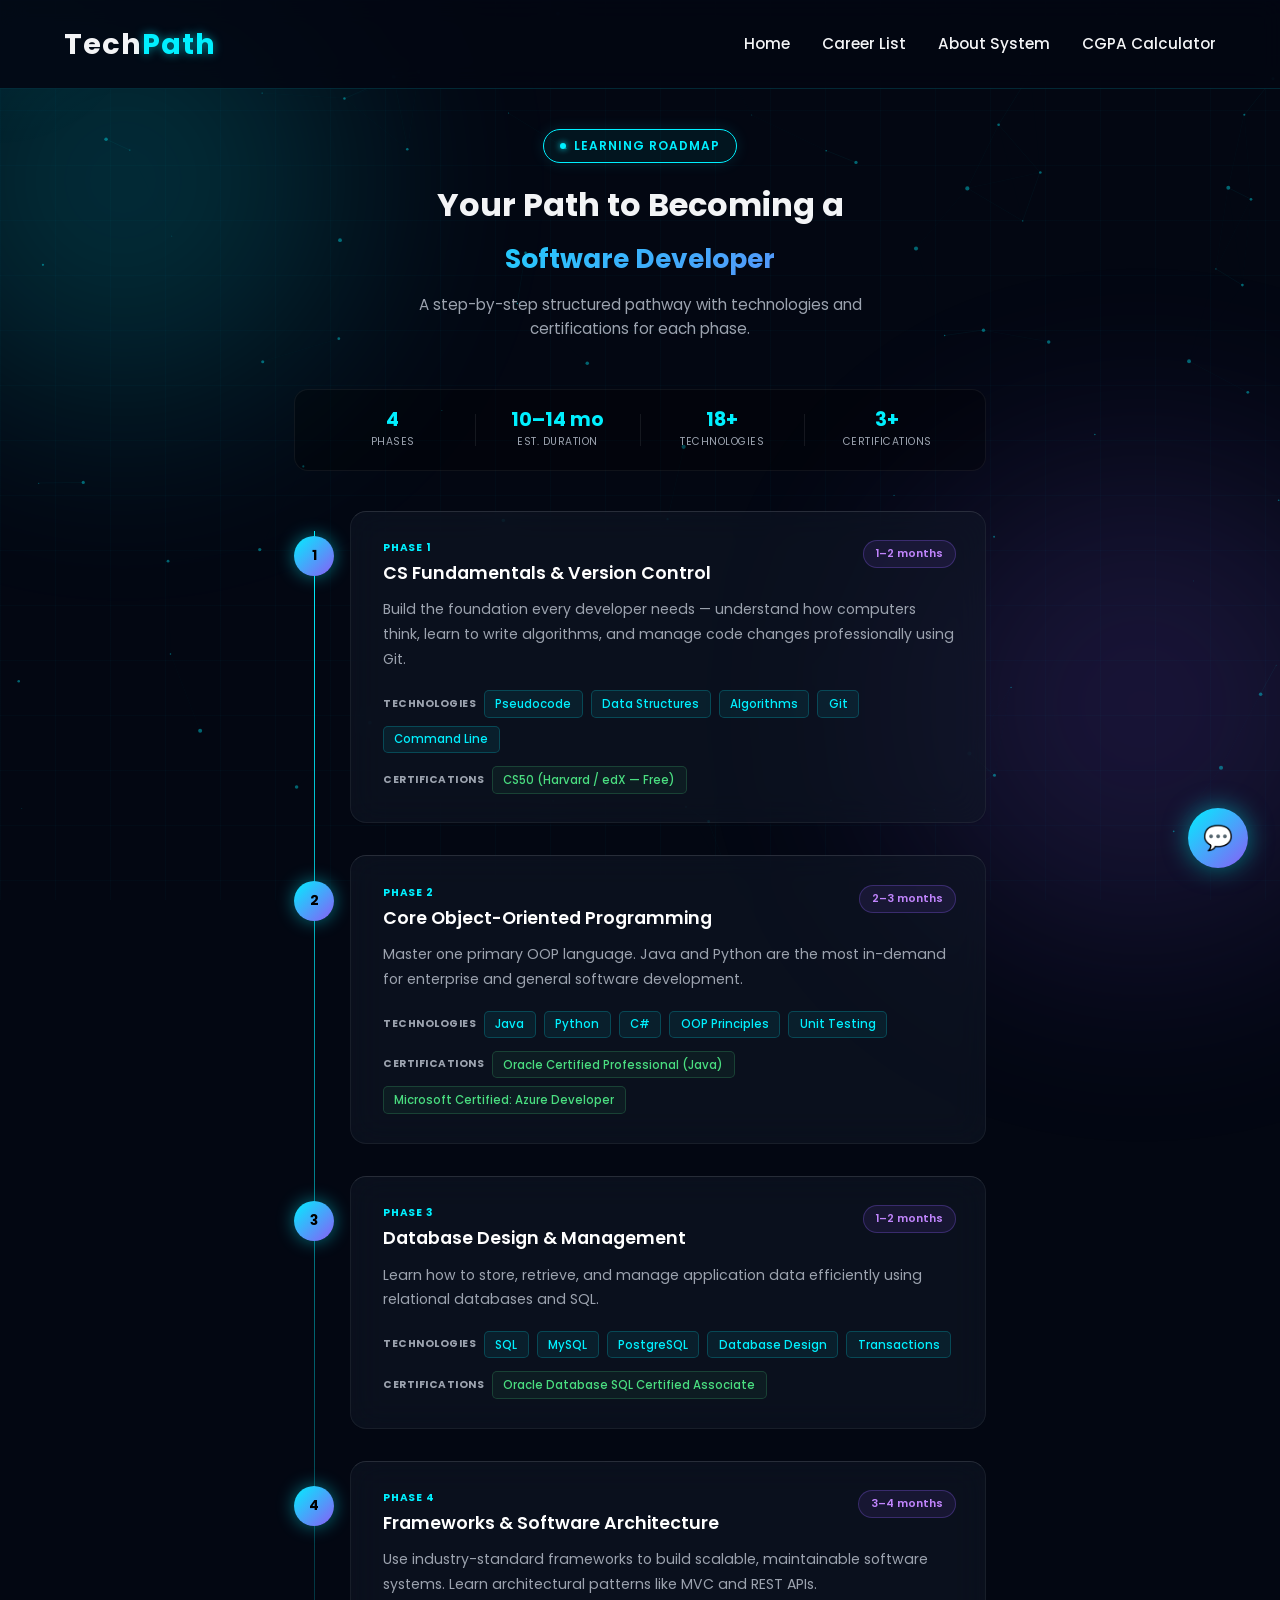
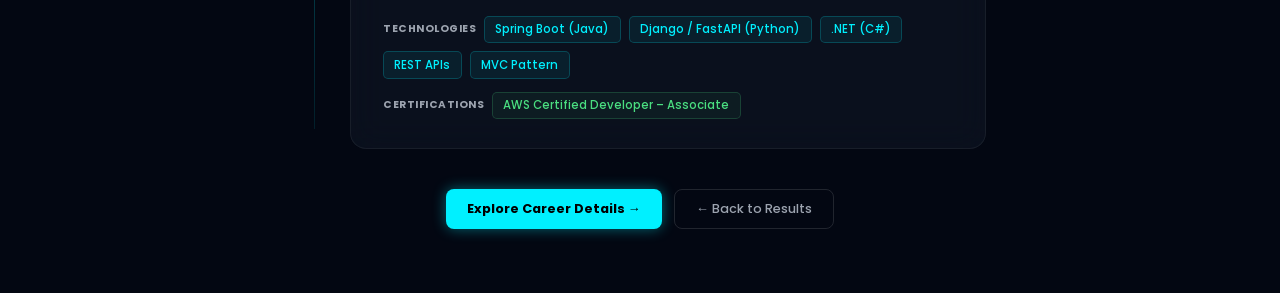
<file: roadmap.html>
﻿<!DOCTYPE html>
<html lang="en">
<head>
    <meta charset="UTF-8">
    <meta name="viewport" content="width=device-width, initial-scale=1.0">
    <title>Learning Roadmap | TechPath Expert</title>
    <link rel="stylesheet" href="style.css">
    <link href="https://fonts.googleapis.com/css2?family=Poppins:wght@300;400;500;600;700&display=swap" rel="stylesheet">

    <style>
        :root {
            --bg:    #030712;
            --cyan:  #00f0ff;
            --glow:  rgba(0,240,255,0.55);
            --purple:#8b5cf6;
            --card:  rgba(17,24,39,0.55);
            --text:  #f3f4f6;
            --muted: #9ca3af;
        }
        *, *::before, *::after { margin:0; padding:0; box-sizing:border-box; }
        body { font-family:'Poppins',sans-serif; background:var(--bg); color:var(--text); overflow-x:hidden; }

        /* ── BACKGROUNDS ── */
        .grid-bg {
            position:fixed; inset:0; z-index:-2;
            background-image: linear-gradient(rgba(0,240,255,.022) 1px,transparent 1px), linear-gradient(90deg,rgba(0,240,255,.022) 1px,transparent 1px);
            background-size:55px 55px; animation:gridDrift 30s linear infinite;
        }
        @keyframes gridDrift { to { background-position:55px 55px; } }
        .glow-orb { position:fixed; border-radius:50%; filter:blur(115px); z-index:-1; opacity:.17; pointer-events:none; }
        .orb-1 { width:450px; height:450px; background:var(--cyan);   top:-5%;  left:-8%;  animation:floatOrb 20s ease-in-out infinite alternate; }
        .orb-2 { width:480px; height:480px; background:var(--purple); bottom:-5%; right:-8%; animation:floatOrb 24s ease-in-out infinite alternate-reverse; }
        @keyframes floatOrb { 0%{transform:translate(0,0);} 100%{transform:translate(25px,-40px);} }
        #particle-canvas { position:fixed; inset:0; z-index:-1; pointer-events:none; }
        .cursor-glow { width:300px; height:300px; background:radial-gradient(circle,rgba(0,240,255,.05) 0%,transparent 70%); border-radius:50%; position:fixed; pointer-events:none; transform:translate(-50%,-50%); z-index:0; transition:left .12s ease,top .12s ease; }


        /* ── PAGE WRAPPER ── */
        .page-wrap { max-width:820px; margin:0 auto; padding:2.5rem 5% 4rem; position:relative; z-index:10; }

        /* ── HERO ── */
        .roadmap-hero { text-align:center; margin-bottom:3rem; }
        .hero-badge {
            display:inline-flex; align-items:center; gap:8px;
            padding:.4rem 1rem; margin-bottom:1rem;
            background:rgba(0,240,255,.06); border:1px solid var(--cyan); border-radius:50px;
            font-size:.75rem; color:var(--cyan); text-transform:uppercase; letter-spacing:1px; font-weight:600;
            box-shadow:0 0 15px rgba(0,240,255,.12);
        }
        .hero-dot { width:6px; height:6px; background:var(--cyan); border-radius:50%; box-shadow:0 0 6px var(--cyan); animation:hdot 1.5s infinite; }
        @keyframes hdot { 0%,100%{box-shadow:0 0 0 0 rgba(0,240,255,.7);} 70%{box-shadow:0 0 0 6px rgba(0,240,255,0);} }
        .roadmap-hero h2 { font-size:2rem; font-weight:700; margin-bottom:.5rem; }
        .career-name-display {
            font-size:1.65rem; font-weight:700;
            background:linear-gradient(135deg, var(--cyan) 0%, var(--purple) 60%, var(--cyan) 100%);
            background-size:200% auto; -webkit-background-clip:text; -webkit-text-fill-color:transparent; background-clip:text;
            animation:gradFlow 4s linear infinite; margin-bottom:.8rem; display:block;
        }
        @keyframes gradFlow { 0%{background-position:0% center;} 100%{background-position:200% center;} }
        .roadmap-hero p { color:var(--muted); font-size:.95rem; max-width:500px; margin:0 auto; }

        /* ── PHASE OVERVIEW BAR ── */
        .phase-overview {
            display:flex; gap:.5rem; margin-bottom:2.5rem;
            background:rgba(0,0,0,.3); border:1px solid rgba(255,255,255,.06);
            border-radius:14px; padding:1.2rem 1.5rem;
            justify-content:space-between; align-items:center;
        }
        .phase-overview-item { display:flex; flex-direction:column; align-items:center; gap:.3rem; flex:1; }
        .pov-num { font-size:1.2rem; font-weight:700; color:var(--cyan); line-height:1; }
        .pov-label { font-size:.65rem; color:var(--muted); text-transform:uppercase; letter-spacing:.5px; text-align:center; }
        .pov-divider { width:1px; height:32px; background:rgba(255,255,255,.08); flex-shrink:0; }

        /* ── TIMELINE ── */
        .timeline { position:relative; padding-left:2rem; }

        /* Vertical line */
        .timeline::before {
            content:''; position:absolute; left:20px; top:20px; bottom:20px; width:1px;
            background:linear-gradient(180deg, var(--cyan), rgba(0,240,255,.1));
        }

        /* ── TIMELINE ITEM ── */
        .tl-item {
            position:relative; margin-bottom:2rem;
            opacity:0; transform:translateX(-20px);
            transition:opacity .6s ease, transform .6s ease;
        }
        .tl-item.visible { opacity:1; transform:translateX(0); }

        /* Phase dot on timeline */
        .tl-dot {
            position:absolute; left:-2rem; top:1.6rem;
            width:40px; height:40px; border-radius:50%;
            background:linear-gradient(135deg, var(--cyan), var(--purple));
            display:flex; align-items:center; justify-content:center;
            font-size:.85rem; font-weight:700; color:#000;
            box-shadow:0 0 18px rgba(0,240,255,.45);
            z-index:1; flex-shrink:0;
        }

        /* Card */
        .tl-card {
            background:var(--card); backdrop-filter:blur(16px);
            border:1px solid rgba(255,255,255,.06);
            border-top:1px solid rgba(255,255,255,.12);
            border-radius:16px; padding:1.8rem 1.8rem 1.8rem 2rem;
            position:relative; overflow:hidden;
            transition:border-color .3s ease, box-shadow .3s ease, transform .3s ease;
            margin-left:1.5rem;
        }
        .tl-card::before {
            content:''; position:absolute; top:0; left:0; right:0; height:2px;
            background:linear-gradient(90deg, transparent, var(--cyan), transparent);
            opacity:0; transition:opacity .3s ease;
        }
        .tl-item:hover .tl-card {
            border-color:rgba(0,240,255,.25);
            box-shadow:0 18px 40px rgba(0,0,0,.5), 0 0 25px rgba(0,240,255,.1);
            transform:translateX(6px);
        }
        .tl-item:hover .tl-card::before { opacity:1; }

        /* Card header */
        .tl-header { display:flex; align-items:flex-start; justify-content:space-between; gap:1rem; margin-bottom:.8rem; flex-wrap:wrap; }
        .tl-phase-label { font-size:.65rem; font-weight:700; text-transform:uppercase; letter-spacing:.8px; color:var(--cyan); margin-bottom:.3rem; }
        .tl-title { font-size:1.1rem; font-weight:600; color:#fff; line-height:1.3; }
        .tl-duration {
            flex-shrink:0; padding:.25rem .75rem; border-radius:20px;
            background:rgba(139,92,246,.1); border:1px solid rgba(139,92,246,.3);
            font-size:.68rem; font-weight:600; color:#c084fc;
            white-space:nowrap;
        }

        /* Description */
        .tl-desc { font-size:.88rem; color:var(--muted); line-height:1.75; margin-bottom:1.2rem; }

        /* Tech pills */
        .tl-tech-row { display:flex; align-items:center; gap:.5rem; flex-wrap:wrap; margin-bottom:.8rem; }
        .tl-tech-label { font-size:.65rem; font-weight:700; color:var(--muted); text-transform:uppercase; letter-spacing:.5px; flex-shrink:0; }
        .tech-pill {
            padding:.22rem .65rem; border-radius:5px;
            background:rgba(0,240,255,.07); border:1px solid rgba(0,240,255,.2);
            font-size:.72rem; color:var(--cyan); font-weight:500;
            transition:all .2s ease;
        }
        .tl-item:hover .tech-pill { background:rgba(0,240,255,.12); }

        /* Cert row */
        .tl-cert-row { display:flex; align-items:center; gap:.5rem; flex-wrap:wrap; }
        .tl-cert-label { font-size:.65rem; font-weight:700; color:var(--muted); text-transform:uppercase; letter-spacing:.5px; flex-shrink:0; }
        .cert-pill {
            padding:.22rem .65rem; border-radius:5px;
            background:rgba(74,222,128,.06); border:1px solid rgba(74,222,128,.2);
            font-size:.72rem; color:#4ade80; font-weight:500;
        }

        /* ── ACTION BUTTONS ── */
        .action-row { display:flex; gap:.8rem; flex-wrap:wrap; justify-content:center; margin-top:2.5rem; }
        .btn-primary-sm {
            display:inline-flex; align-items:center; gap:.4rem;
            padding:.55rem 1.3rem; border-radius:8px;
            background:var(--cyan); color:#000;
            font-family:'Poppins',sans-serif; font-size:.8rem; font-weight:700;
            text-decoration:none; transition:all .3s; border:none; cursor:pointer;
            box-shadow:0 0 14px rgba(0,240,255,.4);
        }
        .btn-primary-sm:hover { transform:translateY(-2px); box-shadow:0 0 24px rgba(0,240,255,.65); }
        .btn-ghost-sm {
            display:inline-flex; align-items:center; gap:.4rem;
            padding:.55rem 1.3rem; border-radius:8px;
            background:transparent; color:var(--muted);
            border:1px solid rgba(255,255,255,.12);
            font-family:'Poppins',sans-serif; font-size:.8rem; font-weight:500;
            text-decoration:none; transition:all .3s;
        }
        .btn-ghost-sm:hover { color:var(--text); border-color:rgba(255,255,255,.25); }

        /* ── ERROR STATE ── */
        .error-card {
            background:var(--card); border:1px solid rgba(255,255,255,.06); border-radius:16px;
            padding:3rem; text-align:center;
        }
        .error-card h3 { color:#fff; margin-bottom:.6rem; }
        .error-card p { color:var(--muted); font-size:.9rem; }

        /* ── REVEAL ── */
        .reveal { opacity:0; transform:translateY(22px); transition:opacity .6s ease,transform .6s ease; }
        .reveal.visible { opacity:1; transform:translateY(0); }

        @media (max-width:640px) {
            .nav-links { display:none; }
            .page-wrap { padding:1.8rem 5% 3.5rem; }
            .roadmap-hero h2 { font-size:1.6rem; }
            .career-name-display { font-size:1.3rem; }

            /* Phase overview: 2x2 grid instead of flex-wrap (dividers look broken when wrapped) */
            .phase-overview { display:grid; grid-template-columns:1fr 1fr; gap:1rem; padding:1rem 1.2rem; }
            .pov-divider { display:none; }
            .pov-num { font-size:1.1rem; }
            .pov-label { font-size:.6rem; }

            /* Timeline: tighter indent so cards have more width on narrow screens */
            .timeline { padding-left:1.4rem; }
            .timeline::before { left:14px; }
            .tl-dot { left:-1.4rem; width:32px; height:32px; font-size:.72rem; top:1.3rem; }
            .tl-card { padding:1.3rem; margin-left:1rem; }
            .tl-title { font-size:1rem; }
            .tl-desc { font-size:.82rem; }

            .action-row { flex-direction:column; }
            .btn-primary-sm, .btn-ghost-sm { width:100%; justify-content:center; min-height:46px; }
        }
    </style>
</head>
<body>
    <div class="grid-bg"></div>
    <div class="cursor-glow" id="cursorGlow"></div>
    <div class="glow-orb orb-1"></div>
    <div class="glow-orb orb-2"></div>
    <canvas id="particle-canvas"></canvas>

    <header class="header-container">
        <nav class="navbar">
            <div class="logo"><h1>Tech<span class="text-cyan">Path</span></h1></div>
            <ul class="nav-links">
                <li><a href="index.html">Home</a></li>
                <li><a href="knowledge-base.html">Career List</a></li>
                <li><a href="about.html">About System</a></li>
                <li><a href="cgpa.html">CGPA Calculator</a></li>
            </ul>
        </nav>
    </header>

    <main class="page-wrap">

        <div class="roadmap-hero reveal">
            <div class="hero-badge"><span class="hero-dot"></span> Learning Roadmap</div>
            <h2>Your Path to Becoming a</h2>
            <span class="career-name-display" id="careerTitle">Loading...</span>
            <p>A step-by-step structured pathway with technologies and certifications for each phase.</p>
        </div>

        <div class="phase-overview reveal" id="phaseOverview">
            <div class="phase-overview-item">
                <div class="pov-num">4</div>
                <div class="pov-label">Phases</div>
            </div>
            <div class="pov-divider"></div>
            <div class="phase-overview-item">
                <div class="pov-num" id="totalDuration">~12 mo</div>
                <div class="pov-label">Est. Duration</div>
            </div>
            <div class="pov-divider"></div>
            <div class="phase-overview-item">
                <div class="pov-num" id="totalTech">16+</div>
                <div class="pov-label">Technologies</div>
            </div>
            <div class="pov-divider"></div>
            <div class="phase-overview-item">
                <div class="pov-num" id="totalCerts">3+</div>
                <div class="pov-label">Certifications</div>
            </div>
        </div>

        <div class="timeline" id="roadmapContainer"></div>

        <div class="action-row">
            <a href="knowledge-base.html" id="exploreBtn" class="btn-primary-sm">Explore Career Details →</a>
            <a href="result.html" class="btn-ghost-sm">← Back to Results</a>
        </div>

    </main>

    <script src="script.js"></script>

    <script>
        // ── Cursor Glow ──
        document.addEventListener('mousemove', e => {
            const g = document.getElementById('cursorGlow');
            g.style.left = e.clientX+'px'; g.style.top = e.clientY+'px';
        });

        // ── Particles ──
        const canvas = document.getElementById('particle-canvas');
        const ctx    = canvas.getContext('2d');
        let particles = [];
        function resizeCanvas(){ canvas.width=window.innerWidth; canvas.height=window.innerHeight; }
        window.addEventListener('resize', resizeCanvas); resizeCanvas();
        class Particle {
            constructor(){ this.x=Math.random()*canvas.width; this.y=Math.random()*canvas.height; this.size=Math.random()*1.8+.3; this.sx=Math.random()*.8-.4; this.sy=Math.random()*.8-.4; }
            update(){ this.x+=this.sx; this.y+=this.sy; if(this.x>canvas.width||this.x<0)this.sx*=-1; if(this.y>canvas.height||this.y<0)this.sy*=-1; }
            draw(){ ctx.fillStyle='rgba(0,240,255,.4)'; ctx.beginPath(); ctx.arc(this.x,this.y,this.size,0,Math.PI*2); ctx.fill(); }
        }
        function initP(){ particles=[]; const n=(canvas.width*canvas.height)/14000; for(let i=0;i<n;i++)particles.push(new Particle()); }
        function animP(){
            ctx.clearRect(0,0,canvas.width,canvas.height);
            particles.forEach((p,i)=>{ p.update(); p.draw();
                for(let j=i+1;j<particles.length;j++){
                    const dx=p.x-particles[j].x,dy=p.y-particles[j].y,d=Math.sqrt(dx*dx+dy*dy);
                    if(d<110){ ctx.beginPath(); ctx.strokeStyle=`rgba(0,240,255,${.1-d/1100})`; ctx.lineWidth=.7; ctx.moveTo(p.x,p.y); ctx.lineTo(particles[j].x,particles[j].y); ctx.stroke(); }
                }
            });
            requestAnimationFrame(animP);
        }
        initP(); animP();

        // ── Scroll Reveal (hero + overview) ──
        const roHero = new IntersectionObserver(entries => {
            entries.forEach((e, i) => { if(e.isIntersecting) setTimeout(()=>e.target.classList.add('visible'), i*80); });
        }, {threshold:.1});
        document.querySelectorAll('.reveal').forEach(el => roHero.observe(el));
    </script>

    <script>
        // ── ROADMAP DATA ──
        // Each phase: { phase, title, duration, desc, tech:[], cert:[] }
        const roadmapData = {
            "Software Developer": {
                totalDuration:"10–14 mo", totalTech:"18+", totalCerts:"3+",
                phases:[
                    { phase:"Phase 1", title:"CS Fundamentals & Version Control", duration:"1–2 months",
                      desc:"Build the foundation every developer needs — understand how computers think, learn to write algorithms, and manage code changes professionally using Git.",
                      tech:["Pseudocode","Data Structures","Algorithms","Git","Command Line"],
                      cert:["CS50 (Harvard / edX — Free)"] },
                    { phase:"Phase 2", title:"Core Object-Oriented Programming", duration:"2–3 months",
                      desc:"Master one primary OOP language. Java and Python are the most in-demand for enterprise and general software development.",
                      tech:["Java","Python","C#","OOP Principles","Unit Testing"],
                      cert:["Oracle Certified Professional (Java)","Microsoft Certified: Azure Developer"] },
                    { phase:"Phase 3", title:"Database Design & Management", duration:"1–2 months",
                      desc:"Learn how to store, retrieve, and manage application data efficiently using relational databases and SQL.",
                      tech:["SQL","MySQL","PostgreSQL","Database Design","Transactions"],
                      cert:["Oracle Database SQL Certified Associate"] },
                    { phase:"Phase 4", title:"Frameworks & Software Architecture", duration:"3–4 months",
                      desc:"Use industry-standard frameworks to build scalable, maintainable software systems. Learn architectural patterns like MVC and REST APIs.",
                      tech:["Spring Boot (Java)","Django / FastAPI (Python)",".NET (C#)","REST APIs","MVC Pattern"],
                      cert:["AWS Certified Developer – Associate"] }
                ]
            },
            "Web Developer": {
                totalDuration:"8–12 mo", totalTech:"16+", totalCerts:"3+",
                phases:[
                    { phase:"Phase 1", title:"Web Foundations", duration:"1–2 months",
                      desc:"Build the structure, styling, and basic interactivity of web pages. These three technologies are the absolute foundation of every website.",
                      tech:["HTML5","CSS3","JavaScript (ES6+)","Responsive Design","Browser DevTools"],
                      cert:["freeCodeCamp Responsive Web Design"] },
                    { phase:"Phase 2", title:"Frontend Frameworks & Modern UI", duration:"2–3 months",
                      desc:"Build fast, component-based, and modern user interfaces that scale. React is the industry standard in Malaysia's tech market.",
                      tech:["React.js","Vue.js","Tailwind CSS","TypeScript","State Management"],
                      cert:["Meta Front-End Developer Certificate"] },
                    { phase:"Phase 3", title:"Backend & API Development", duration:"2–3 months",
                      desc:"Build the server-side logic that powers your web apps — handle authentication, databases, and API endpoints.",
                      tech:["Node.js","Express.js","RESTful APIs","MongoDB","Authentication (JWT)"],
                      cert:["freeCodeCamp Back End Development"] },
                    { phase:"Phase 4", title:"Deployment, CI/CD & Cloud Hosting", duration:"1–2 months",
                      desc:"Ship your applications to the internet reliably. Learn how to automate deployments and scale apps using cloud platforms.",
                      tech:["Vercel","Netlify","AWS Amplify","GitHub Actions","Docker Basics"],
                      cert:["AWS Certified Developer – Associate"] }
                ]
            },
            "Cybersecurity Analyst": {
                totalDuration:"12–18 mo", totalTech:"14+", totalCerts:"4+",
                phases:[
                    { phase:"Phase 1", title:"Networking & Operating System Fundamentals", duration:"2–3 months",
                      desc:"Every cybersecurity professional must deeply understand how networks operate and how both Linux and Windows systems work at the OS level.",
                      tech:["TCP/IP","OSI Model","Subnetting","Linux CLI","Windows Server"],
                      cert:["CompTIA Network+","CompTIA Linux+"] },
                    { phase:"Phase 2", title:"Security Concepts & Threat Landscape", duration:"2–3 months",
                      desc:"Learn core security principles: encryption, authentication, vulnerability types, and the OWASP Top 10 web attack categories.",
                      tech:["Cryptography","OWASP Top 10","Firewalls","TLS/SSL","Risk Assessment"],
                      cert:["CompTIA Security+"] },
                    { phase:"Phase 3", title:"SOC Operations & SIEM Tools", duration:"3–4 months",
                      desc:"Monitor network logs and security events in real-time using industry SIEM platforms to detect threats and suspicious activities.",
                      tech:["Splunk","Elastic SIEM (ELK)","Wireshark","Suricata","IDS/IPS"],
                      cert:["CompTIA CySA+","TryHackMe SOC Analyst Path"] },
                    { phase:"Phase 4", title:"Incident Response & Threat Hunting", duration:"3–4 months",
                      desc:"Contain and recover from active security incidents, conduct forensic analysis, and proactively hunt for threats hiding in the network.",
                      tech:["Incident Response Playbooks","Digital Forensics","Threat Intelligence","MITRE ATT&CK"],
                      cert:["CEH (Certified Ethical Hacker)","CISSP (advanced)"] }
                ]
            },
            "Mobile App Developer": {
                totalDuration:"10–14 mo", totalTech:"14+", totalCerts:"3+",
                phases:[
                    { phase:"Phase 1", title:"Mobile Programming Foundations", duration:"2–3 months",
                      desc:"Learn the language and paradigm of mobile development. Choose Flutter/Dart for cross-platform or Kotlin/Swift for native development.",
                      tech:["Dart (Flutter)","Kotlin (Android)","Swift (iOS)","OOP Concepts"],
                      cert:["Google Android Basics with Compose"] },
                    { phase:"Phase 2", title:"UI Building & State Management", duration:"2–3 months",
                      desc:"Design clean mobile layouts, handle user interactions, and manage application state so UI responds correctly to data changes.",
                      tech:["Flutter Widgets","Jetpack Compose","SwiftUI","Provider / Riverpod","React Native"],
                      cert:["Meta React Native Developer Certificate"] },
                    { phase:"Phase 3", title:"Backend Integration & Local Storage", duration:"2–3 months",
                      desc:"Store user data locally on the device and connect the app to remote servers and cloud services via APIs.",
                      tech:["REST API","Firebase","SQLite","Shared Preferences","Authentication"],
                      cert:["Google Associate Android Developer"] },
                    { phase:"Phase 4", title:"Testing, Publishing & App Maintenance", duration:"2–3 months",
                      desc:"Write unit and widget tests, optimize app performance, handle app store submission guidelines, and manage post-release updates.",
                      tech:["Unit Testing","App Store Connect (iOS)","Google Play Console","CI/CD for Mobile","Performance Profiling"],
                      cert:["Apple Development with Swift Certification"] }
                ]
            },
            "Data Analyst": {
                totalDuration:"8–12 mo", totalTech:"12+", totalCerts:"3+",
                phases:[
                    { phase:"Phase 1", title:"Spreadsheet & Data Basics", duration:"1–2 months",
                      desc:"Learn to collect, organize, and clean data using spreadsheets — the starting point for all data work in any industry.",
                      tech:["Microsoft Excel","Google Sheets","VLOOKUP / XLOOKUP","Pivot Tables","Basic Statistics"],
                      cert:["Microsoft Office Specialist: Excel"] },
                    { phase:"Phase 2", title:"SQL & Database Querying", duration:"2–3 months",
                      desc:"Extract, filter, and aggregate large volumes of structured data directly from relational databases — the most critical skill for a data analyst.",
                      tech:["SQL","MySQL","PostgreSQL","Joins & Subqueries","Window Functions"],
                      cert:["Google Data Analytics Certificate (Coursera)"] },
                    { phase:"Phase 3", title:"Data Visualization & BI Dashboards", duration:"2–3 months",
                      desc:"Transform raw query results into compelling interactive dashboards and reports for business stakeholders.",
                      tech:["Tableau","Power BI","Looker Studio","DAX","Data Storytelling"],
                      cert:["Microsoft Power BI Data Analyst (PL-300)"] },
                    { phase:"Phase 4", title:"Python for Advanced Analysis", duration:"2–3 months",
                      desc:"Use Python to automate data cleaning, perform statistical analysis, and handle datasets too large for spreadsheets.",
                      tech:["Python","Pandas","NumPy","Matplotlib / Seaborn","Jupyter Notebooks"],
                      cert:["IBM Data Analyst Professional Certificate"] }
                ]
            },
            "Data Scientist": {
                totalDuration:"14–20 mo", totalTech:"16+", totalCerts:"4+",
                phases:[
                    { phase:"Phase 1", title:"Mathematics & Statistics Foundation", duration:"2–3 months",
                      desc:"Data Science is built on math. Master the statistical concepts and linear algebra that underpin all machine learning models.",
                      tech:["Linear Algebra","Calculus","Probability Theory","Descriptive Statistics","Python (NumPy)"],
                      cert:["Statistics with Python — U. Michigan (Coursera)"] },
                    { phase:"Phase 2", title:"Data Wrangling & Exploratory Analysis (EDA)", duration:"2–3 months",
                      desc:"Clean messy real-world data and perform exploratory analysis to uncover hidden patterns and relationships.",
                      tech:["Python (Pandas)","SQL","Matplotlib","Seaborn","Feature Engineering"],
                      cert:["Google Data Analytics Certificate"] },
                    { phase:"Phase 3", title:"Machine Learning Modelling", duration:"4–5 months",
                      desc:"Build and evaluate supervised and unsupervised learning models to make predictions and discover clusters in data.",
                      tech:["Scikit-Learn","XGBoost","LightGBM","Cross-Validation","Model Evaluation Metrics"],
                      cert:["Machine Learning Specialization — Andrew Ng (Coursera)"] },
                    { phase:"Phase 4", title:"Model Deployment & Production", duration:"3–4 months",
                      desc:"Package and deploy ML models into production environments so they can serve real predictions to users and systems.",
                      tech:["Flask / FastAPI","Streamlit","Docker","MLflow","Azure ML / AWS SageMaker"],
                      cert:["Microsoft Azure Data Scientist Associate (DP-100)"] }
                ]
            },
            "AI Engineer": {
                totalDuration:"14–20 mo", totalTech:"16+", totalCerts:"4+",
                phases:[
                    { phase:"Phase 1", title:"Python & Mathematical Foundations", duration:"2–3 months",
                      desc:"Build a strong Python programming base and understand the mathematical concepts that make AI possible — vectors, matrices, and calculus.",
                      tech:["Python","NumPy","Linear Algebra","Calculus","Probability"],
                      cert:["Python for Everybody — University of Michigan"] },
                    { phase:"Phase 2", title:"Classical Machine Learning", duration:"2–3 months",
                      desc:"Understand how machines learn patterns from structured data using classical ML algorithms before moving to deep learning.",
                      tech:["Scikit-Learn","Regression","Classification","Clustering","Model Evaluation"],
                      cert:["Machine Learning Specialization — Andrew Ng (Coursera)"] },
                    { phase:"Phase 3", title:"Deep Learning & Neural Networks", duration:"4–5 months",
                      desc:"Build neural networks for computer vision (image recognition) and natural language processing (NLP) using deep learning frameworks.",
                      tech:["TensorFlow","PyTorch","Keras","CNNs","Transformers (BERT, GPT)"],
                      cert:["Deep Learning Specialization — DeepLearning.AI","NVIDIA Deep Learning Institute"] },
                    { phase:"Phase 4", title:"Generative AI & LLM Integration", duration:"3–4 months",
                      desc:"Work with large language models (LLMs) and generative AI tools to build intelligent applications, chatbots, and AI-powered features.",
                      tech:["Hugging Face","OpenAI API","LangChain","RAG (Retrieval-Augmented Generation)","Prompt Engineering"],
                      cert:["AWS Certified Machine Learning – Specialty","Google Professional ML Engineer"] }
                ]
            },
            "Machine Learning Engineer": {
                totalDuration:"14–18 mo", totalTech:"16+", totalCerts:"4+",
                phases:[
                    { phase:"Phase 1", title:"Python & Software Engineering", duration:"2–3 months",
                      desc:"ML Engineers write production-grade code. Master clean Python engineering, version control, and software design principles.",
                      tech:["Advanced Python","Git","OOP & Design Patterns","CI/CD Basics","Unit Testing"],
                      cert:["CS50 Python (Harvard — edX)"] },
                    { phase:"Phase 2", title:"ML Modelling & Evaluation", duration:"3–4 months",
                      desc:"Build, train, and rigorously evaluate machine learning models using the right metrics for the problem type.",
                      tech:["Scikit-Learn","PyTorch","Hyperparameter Tuning","Cross-Validation","Experiment Tracking (MLflow)"],
                      cert:["Machine Learning Specialization — Andrew Ng (Coursera)"] },
                    { phase:"Phase 3", title:"Data Pipelines & Feature Engineering", duration:"3–4 months",
                      desc:"Build automated, reliable data pipelines that continuously feed clean, transformed data to production ML models.",
                      tech:["Apache Airflow","Apache Spark","dbt","SQL","Feature Stores (Feast)"],
                      cert:["Databricks Certified Associate Developer for Apache Spark"] },
                    { phase:"Phase 4", title:"MLOps & Production Infrastructure", duration:"3–4 months",
                      desc:"Deploy, monitor, and scale ML models in cloud environments with full MLOps practices for reliability, versioning, and drift detection.",
                      tech:["Docker","Kubernetes","AWS SageMaker","Prometheus / Grafana","Model Serving (Triton)"],
                      cert:["Google Professional ML Engineer","AWS Machine Learning – Specialty"] }
                ]
            },
            "Security Engineer": {
                totalDuration:"14–18 mo", totalTech:"14+", totalCerts:"4+",
                phases:[
                    { phase:"Phase 1", title:"Advanced Networking & OS Architecture", duration:"2–3 months",
                      desc:"Security Engineers must deeply understand network internals and OS-level operations to design effective defenses.",
                      tech:["TCP/IP","Routing & Switching","Linux System Administration","Windows Server","Virtualization"],
                      cert:["CompTIA Network+","Red Hat RHCSA"] },
                    { phase:"Phase 2", title:"Perimeter & Infrastructure Security", duration:"3–4 months",
                      desc:"Design and implement defense layers — firewalls, intrusion detection systems, and VPNs that protect the network perimeter.",
                      tech:["Next-Gen Firewalls (Palo Alto)","IDS/IPS (Snort, Suricata)","VPN","DMZ Architecture","Hardening Guides (CIS Benchmark)"],
                      cert:["CompTIA Security+","CompTIA CASP+"] },
                    { phase:"Phase 3", title:"Identity & Access Management (IAM)", duration:"2–3 months",
                      desc:"Control who can access what, and when — implementing enterprise-grade access policies to minimize breach impact.",
                      tech:["Active Directory","Azure AD / Entra ID","SSO (SAML, OAuth)","MFA","Privilege Access Management (PAM)"],
                      cert:["Microsoft Identity & Access Administrator (SC-300)"] },
                    { phase:"Phase 4", title:"Cloud Security & Zero Trust Architecture", duration:"4–5 months",
                      desc:"Architect security frameworks for cloud-native environments using Zero Trust principles — where nothing is trusted by default.",
                      tech:["AWS Security Hub","Azure Defender","Zero Trust Model","CSPM Tools","Security Automation (Python)"],
                      cert:["CISSP","CISM (Certified Information Security Manager)"] }
                ]
            },
            "Penetration Tester": {
                totalDuration:"14–20 mo", totalTech:"14+", totalCerts:"4+",
                phases:[
                    { phase:"Phase 1", title:"Linux & Scripting Foundations", duration:"2–3 months",
                      desc:"Mastery of the Linux command line and scripting is non-negotiable for ethical hacking — Kali Linux is the standard pentesting OS.",
                      tech:["Kali Linux","Bash Scripting","Python Basics","Networking Fundamentals","OSINT"],
                      cert:["CompTIA Linux+","eJPT (eLearnSecurity Junior Pentester)"] },
                    { phase:"Phase 2", title:"Reconnaissance & Vulnerability Scanning", duration:"2–3 months",
                      desc:"Map the attack surface of target systems — discover open ports, running services, exposed versions, and known CVEs.",
                      tech:["Nmap","Nessus","Shodan","OSINT Framework","Nikto"],
                      cert:["CompTIA PenTest+","TryHackMe — Jr Penetration Tester Path"] },
                    { phase:"Phase 3", title:"Exploitation & Web Application Attacks", duration:"4–5 months",
                      desc:"Exploit discovered vulnerabilities using structured methodologies — covering both network-level and web application attacks (OWASP).",
                      tech:["Metasploit Framework","Burp Suite Pro","SQL Injection","XSS / CSRF","Buffer Overflows"],
                      cert:["CEH (Certified Ethical Hacker)","Hack The Box Pro Labs"] },
                    { phase:"Phase 4", title:"Post-Exploitation, Pivoting & Reporting", duration:"3–4 months",
                      desc:"Escalate privileges, move laterally through the network, and write professional penetration test reports with clear remediation steps.",
                      tech:["Privilege Escalation (Windows & Linux)","Lateral Movement","Mimikatz","Report Writing","CVE Documentation"],
                      cert:["OSCP (Offensive Security Certified Professional)"] }
                ]
            },
            "Network Engineer": {
                totalDuration:"12–16 mo", totalTech:"14+", totalCerts:"3+",
                phases:[
                    { phase:"Phase 1", title:"Networking Fundamentals & OSI Model", duration:"2–3 months",
                      desc:"Build a thorough understanding of how data travels across networks — from physical cables to application protocols.",
                      tech:["OSI Model","TCP/IP Stack","IPv4 / IPv6","Subnetting","MAC Addressing"],
                      cert:["CompTIA Network+"] },
                    { phase:"Phase 2", title:"Router & Switch Configuration", duration:"3–4 months",
                      desc:"Configure and troubleshoot enterprise-grade Cisco routers and switches using IOS CLI — the core hands-on skill of network engineering.",
                      tech:["Cisco IOS","OSPF","BGP","VLANs","Spanning Tree Protocol (STP)"],
                      cert:["CCNA (Cisco Certified Network Associate)"] },
                    { phase:"Phase 3", title:"Network Security & VPN", duration:"2–3 months",
                      desc:"Secure network traffic using access control lists, firewall policies, and encrypted VPN tunnels for remote access.",
                      tech:["Access Control Lists (ACL)","Firewalls","IPsec VPN","802.1X","Network Segmentation"],
                      cert:["CompTIA Security+ (Network context)"] },
                    { phase:"Phase 4", title:"Network Automation & SD-WAN", duration:"3–4 months",
                      desc:"Automate repetitive network configuration tasks using Python and Ansible, and modernize with software-defined networking.",
                      tech:["Python (Netmiko / NAPALM)","Ansible","SD-WAN","Cisco DNA Center","REST APIs for Networking"],
                      cert:["CCNP Enterprise"] }
                ]
            },
            "Cloud Engineer": {
                totalDuration:"12–16 mo", totalTech:"16+", totalCerts:"4+",
                phases:[
                    { phase:"Phase 1", title:"Virtualization & Linux Fundamentals", duration:"2–3 months",
                      desc:"Cloud runs on virtualization and Linux. Before working with cloud platforms, you need confidence in these foundational technologies.",
                      tech:["Linux CLI","Virtual Machines","Networking Basics","Bash Scripting","VirtualBox / Hyper-V"],
                      cert:["CompTIA Linux+"] },
                    { phase:"Phase 2", title:"Cloud Platform Core Services", duration:"3–4 months",
                      desc:"Get hands-on with one major cloud provider. AWS is the most in-demand in Malaysia. Learn compute, storage, networking, and IAM.",
                      tech:["AWS (EC2, S3, VPC, IAM)","Azure (Virtual Machines, Blob, AAD)","GCP (Compute Engine, GCS)","Cloud Networking"],
                      cert:["AWS Cloud Practitioner (CLF-C02)","Azure Fundamentals (AZ-900)"] },
                    { phase:"Phase 3", title:"Infrastructure as Code (IaC)", duration:"2–3 months",
                      desc:"Stop clicking through cloud consoles — write code to provision and manage entire cloud environments reproducibly and at scale.",
                      tech:["Terraform","AWS CloudFormation","Ansible","Git for IaC","CI/CD Pipelines"],
                      cert:["HashiCorp Terraform Associate","AWS Solutions Architect – Associate"] },
                    { phase:"Phase 4", title:"Serverless & Cloud-Native Architecture", duration:"3–4 months",
                      desc:"Design modern, scalable cloud-native applications using containers, serverless functions, and managed services with auto-scaling.",
                      tech:["Docker","Kubernetes (EKS/AKS)","AWS Lambda","API Gateway","Load Balancers & Auto Scaling"],
                      cert:["Certified Kubernetes Administrator (CKA)","AWS DevOps Engineer Professional"] }
                ]
            },
            "System Administrator": {
                totalDuration:"10–14 mo", totalTech:"12+", totalCerts:"3+",
                phases:[
                    { phase:"Phase 1", title:"Operating System Administration", duration:"2–3 months",
                      desc:"Configure, maintain, and troubleshoot both Windows Server and Linux server environments — the two OS platforms in most organizations.",
                      tech:["Windows Server 2022","Ubuntu Server / CentOS","File System Management","User & Group Management","Package Management"],
                      cert:["CompTIA A+","Microsoft AZ-800 (Windows Server Hybrid)"] },
                    { phase:"Phase 2", title:"Active Directory, DNS & DHCP", duration:"2–3 months",
                      desc:"Manage user identities and network services across the organization using Active Directory and core network infrastructure services.",
                      tech:["Active Directory","Group Policy (GPO)","DNS","DHCP","Azure Active Directory (Entra ID)"],
                      cert:["Microsoft 365 Fundamentals (MS-900)"] },
                    { phase:"Phase 3", title:"Scripting & Task Automation", duration:"2–3 months",
                      desc:"Automate repetitive administration tasks — like user creation, patch deployment, and log analysis — saving hours every week.",
                      tech:["PowerShell","Bash Scripting","Task Scheduler","Cron Jobs","Python for System Admin"],
                      cert:["Red Hat RHCSA"] },
                    { phase:"Phase 4", title:"Monitoring, Backups & Virtualization", duration:"2–3 months",
                      desc:"Ensure maximum system uptime through proactive monitoring, structured backup strategies, and virtualization platform management.",
                      tech:["Zabbix / Nagios","Prometheus","VMware vSphere","Hyper-V","Backup Strategies (3-2-1 Rule)"],
                      cert:["VMware VCP-DCV","CompTIA Server+"] }
                ]
            },
            "DevOps Engineer": {
                totalDuration:"12–18 mo", totalTech:"18+", totalCerts:"4+",
                phases:[
                    { phase:"Phase 1", title:"Linux & Scripting Automation", duration:"2–3 months",
                      desc:"DevOps starts with confidence in Linux system administration and automating repetitive tasks using shell and Python scripts.",
                      tech:["Linux CLI","Bash Scripting","Python","SSH","Cron & Systemd"],
                      cert:["CompTIA Linux+"] },
                    { phase:"Phase 2", title:"Version Control & CI/CD Pipelines", duration:"3–4 months",
                      desc:"Build the automation pipelines that test, build, and deploy code automatically every time a developer pushes a change.",
                      tech:["Git & GitHub","Jenkins","GitHub Actions","GitLab CI","SonarQube (Code Quality)"],
                      cert:["GitHub Actions Certification"] },
                    { phase:"Phase 3", title:"Containers & Orchestration", duration:"3–4 months",
                      desc:"Package applications into containers so they run identically in any environment, then orchestrate them at scale with Kubernetes.",
                      tech:["Docker","Docker Compose","Kubernetes","Helm Charts","Container Registry"],
                      cert:["Certified Kubernetes Administrator (CKA)"] },
                    { phase:"Phase 4", title:"Cloud Infrastructure & Observability", duration:"3–4 months",
                      desc:"Provision cloud environments with code and implement full-stack observability — metrics, logs, and traces — to detect and resolve issues fast.",
                      tech:["Terraform","AWS / Azure","Prometheus","Grafana","ELK Stack (Logging)"],
                      cert:["AWS DevOps Engineer Professional","HashiCorp Terraform Associate"] }
                ]
            },
            "UI/UX Designer": {
                totalDuration:"8–12 mo", totalTech:"10+", totalCerts:"3+",
                phases:[
                    { phase:"Phase 1", title:"Visual Design Fundamentals", duration:"1–2 months",
                      desc:"Understand the core principles of visual design — color theory, typography hierarchy, layout grids, and white space — that make interfaces look professional.",
                      tech:["Color Theory","Typography","Layout & Grids","Design Principles (Gestalt)","Accessibility (WCAG)"],
                      cert:["Google UX Design Certificate (Coursera)"] },
                    { phase:"Phase 2", title:"User Research & UX Strategy", duration:"2–3 months",
                      desc:"Design decisions must be rooted in user needs, not assumptions. Learn how to discover what users actually want through structured research.",
                      tech:["User Interviews","Surveys & Personas","User Journey Maps","Competitive Analysis","Affinity Mapping"],
                      cert:["Nielsen Norman Group UX Research Certificate"] },
                    { phase:"Phase 3", title:"Wireframing & Interactive Prototyping", duration:"2–3 months",
                      desc:"Translate research insights into testable interface designs — from rough wireframes to high-fidelity interactive prototypes in Figma.",
                      tech:["Figma","Adobe XD","Wireframing","Interaction Design","Auto Layout & Components"],
                      cert:["Interaction Design Foundation (IDF) Certificate"] },
                    { phase:"Phase 4", title:"Usability Testing & Design Systems", duration:"2–3 months",
                      desc:"Validate designs with real users through usability tests, then build scalable design systems so teams can build consistently at speed.",
                      tech:["Usability Testing","A/B Testing","Design System (Tokens & Components)","Figma Variables","Handoff (Zeplin / Dev Mode)"],
                      cert:["Professional Scrum with UX (PSU-I)"] }
                ]
            },
            "IT Support Specialist": {
                totalDuration:"6–9 mo", totalTech:"10+", totalCerts:"3+",
                phases:[
                    { phase:"Phase 1", title:"Hardware & Computer Components", duration:"1–2 months",
                      desc:"Identify and understand computer components — CPUs, RAM, storage, and how they interact. Learn to safely assemble, upgrade, and troubleshoot hardware.",
                      tech:["Computer Components (CPU, RAM, SSD)","Hardware Troubleshooting","BIOS/UEFI","Peripheral Devices","Preventive Maintenance"],
                      cert:["CompTIA A+ (Core 1 — 220-1101)"] },
                    { phase:"Phase 2", title:"Operating Systems & Software Support", duration:"2–3 months",
                      desc:"Help users with Windows, macOS, and Microsoft 365 — the most common enterprise software stack. Learn how to resolve software conflicts and reinstall OS cleanly.",
                      tech:["Windows 10/11","macOS","Microsoft 365 (Teams, Outlook, OneDrive)","Software Troubleshooting","Remote Desktop Tools"],
                      cert:["CompTIA A+ (Core 2 — 220-1102)","Google IT Support Professional Certificate"] },
                    { phase:"Phase 3", title:"Networking & Connectivity Support", duration:"1–2 months",
                      desc:"Diagnose and fix user connectivity issues — from configuring Wi-Fi to resolving DNS problems and setting up VPN access.",
                      tech:["IP Configuration (ipconfig/ifconfig)","DNS & DHCP","Wi-Fi Troubleshooting","VPN Setup","Network Printers"],
                      cert:["CompTIA Network+ (optional)"] },
                    { phase:"Phase 4", title:"Ticketing Systems & Professional Skills", duration:"1–2 months",
                      desc:"Log, track, and resolve support requests professionally using industry ticketing platforms. Strong communication is what separates good from great support staff.",
                      tech:["ServiceNow","Jira Service Management","Freshdesk","SLA Management","Escalation Procedures"],
                      cert:["HDI Support Center Analyst (SCA)","Microsoft 365 Fundamentals (MS-900)"] }
                ]
            },
            "Database Administrator": {
                totalDuration:"10–14 mo", totalTech:"12+", totalCerts:"3+",
                phases:[
                    { phase:"Phase 1", title:"Database Design & Normalization", duration:"2–3 months",
                      desc:"Design logical, non-redundant database schemas using Entity-Relationship (ER) modeling and normalization to eliminate data anomalies.",
                      tech:["ERD (Entity-Relationship Diagrams)","Database Normalization (1NF–3NF)","Data Modelling","SQL Basics","MySQL / PostgreSQL"],
                      cert:["Oracle Database SQL Certified Associate"] },
                    { phase:"Phase 2", title:"Advanced SQL & Query Optimization", duration:"2–3 months",
                      desc:"Write complex, high-performance queries using stored procedures, triggers, window functions, and query execution plan analysis.",
                      tech:["Advanced SQL","T-SQL (SQL Server)","PL/SQL (Oracle)","Stored Procedures","Indexes & Execution Plans"],
                      cert:["Microsoft SQL Server Certification (DP-300)"] },
                    { phase:"Phase 3", title:"Security, Access Control & Backups", duration:"2–3 months",
                      desc:"Implement database security policies, manage user roles, encrypt sensitive data, and establish reliable backup and disaster recovery procedures.",
                      tech:["User Roles & Permissions","Data Encryption (TDE)","Backup & Restore","High Availability (Replication)","Audit Logging"],
                      cert:["Oracle Database 19c Administrator Certified Professional"] },
                    { phase:"Phase 4", title:"Performance Tuning & Cloud Databases", duration:"2–3 months",
                      desc:"Optimize query speed for high-traffic databases through indexing strategies, caching, and partitioning. Learn cloud-native database services.",
                      tech:["Query Performance Tuning","Partitioning & Clustering","Redis (Caching)","AWS RDS / Aurora","Azure SQL Database"],
                      cert:["PostgreSQL Associate Certification","AWS Database Specialty"] }
                ]
            },
            "Business Analyst": {
                totalDuration:"8–12 mo", totalTech:"10+", totalCerts:"3+",
                phases:[
                    { phase:"Phase 1", title:"Business & Software Lifecycle (SDLC)", duration:"1–2 months",
                      desc:"Understand how IT systems are built from concept to deployment. Learn where Business Analysts fit within Agile and Waterfall project methodologies.",
                      tech:["SDLC (Software Development Life Cycle)","Waterfall vs Agile","Stakeholder Management","Business Process Mapping","Confluence"],
                      cert:["IIBA ECBA (Entry Certificate in Business Analysis)"] },
                    { phase:"Phase 2", title:"Requirements Gathering & Documentation", duration:"2–3 months",
                      desc:"The core BA skill — elicit, analyse, and document business requirements through stakeholder interviews, workshops, and use case analysis.",
                      tech:["User Stories","Use Case Diagrams (UML)","Business Requirements Document (BRD)","Functional Specifications","Interview Techniques"],
                      cert:["PMI-PBA (Professional in Business Analysis)"] },
                    { phase:"Phase 3", title:"Data Analysis & Process Modelling", duration:"2–3 months",
                      desc:"Translate business data into insights and model business processes visually so technical and non-technical stakeholders both understand.",
                      tech:["Advanced Excel","SQL (Intermediate)","BPMN Process Diagrams","Wireframing (Balsamiq / Figma)","Power BI (Basics)"],
                      cert:["Google Data Analytics Certificate"] },
                    { phase:"Phase 4", title:"Agile Project Delivery & Scrum", duration:"2–3 months",
                      desc:"Lead sprint ceremonies, write and prioritize backlog items, and facilitate UAT to ensure delivered solutions match what stakeholders actually need.",
                      tech:["Scrum Framework","Jira","Sprint Planning","User Acceptance Testing (UAT)","Retrospectives"],
                      cert:["CBAP (Certified Business Analysis Professional)","Certified Scrum Master (CSM)"] }
                ]
            }
        };

        // ── Render ──
        const topCareers = JSON.parse(localStorage.getItem('techpath_topCareers'));
        const topCareer  = topCareers ? topCareers[0].name : "Software Developer";

        document.getElementById('careerTitle').textContent = topCareer;
        document.getElementById('exploreBtn').href = 'knowledge-base.html?career=' + encodeURIComponent(topCareer);

        const roadmap   = roadmapData[topCareer];
        const container = document.getElementById('roadmapContainer');

        if(roadmap){
            document.getElementById('totalDuration').textContent = roadmap.totalDuration;
            document.getElementById('totalTech').textContent     = roadmap.totalTech;
            document.getElementById('totalCerts').textContent    = roadmap.totalCerts;

            roadmap.phases.forEach((item, idx) => {
                const techPills = item.tech.map(t => `<span class="tech-pill">${t}</span>`).join('');
                const certPills = item.cert.map(c => `<span class="cert-pill">${c}</span>`).join('');

                const el = document.createElement('div');
                el.className = 'tl-item';
                el.style.transitionDelay = (idx * 0.08) + 's';
                el.innerHTML = `
                    <div class="tl-dot">${idx + 1}</div>
                    <div class="tl-card">
                        <div class="tl-header">
                            <div>
                                <div class="tl-phase-label">${item.phase}</div>
                                <div class="tl-title">${item.title}</div>
                            </div>
                            <div class="tl-duration">${item.duration}</div>
                        </div>
                        <p class="tl-desc">${item.desc}</p>
                        <div class="tl-tech-row">
                            <span class="tl-tech-label">Technologies</span>
                            ${techPills}
                        </div>
                        ${certPills ? `<div class="tl-cert-row"><span class="tl-cert-label">Certifications</span>${certPills}</div>` : ''}
                    </div>
                `;
                container.appendChild(el);

                // Observe each timeline item
                const obs = new IntersectionObserver(entries => {
                    entries.forEach(e => { if(e.isIntersecting){ e.target.classList.add('visible'); obs.unobserve(e.target); } });
                }, {threshold:.15});
                obs.observe(el);
            });
        } else {
            container.innerHTML = `
                <div class="error-card">
                    <h3>Roadmap Not Available</h3>
                    <p>No structured roadmap was found for <strong>${topCareer}</strong>. Please contact us or explore the Career Knowledge Base for more details.</p>
                </div>`;
        }

        // ── Scroll Reveal (hero + overview — already handled above) ──
    </script>
</body>
</html>
</file>
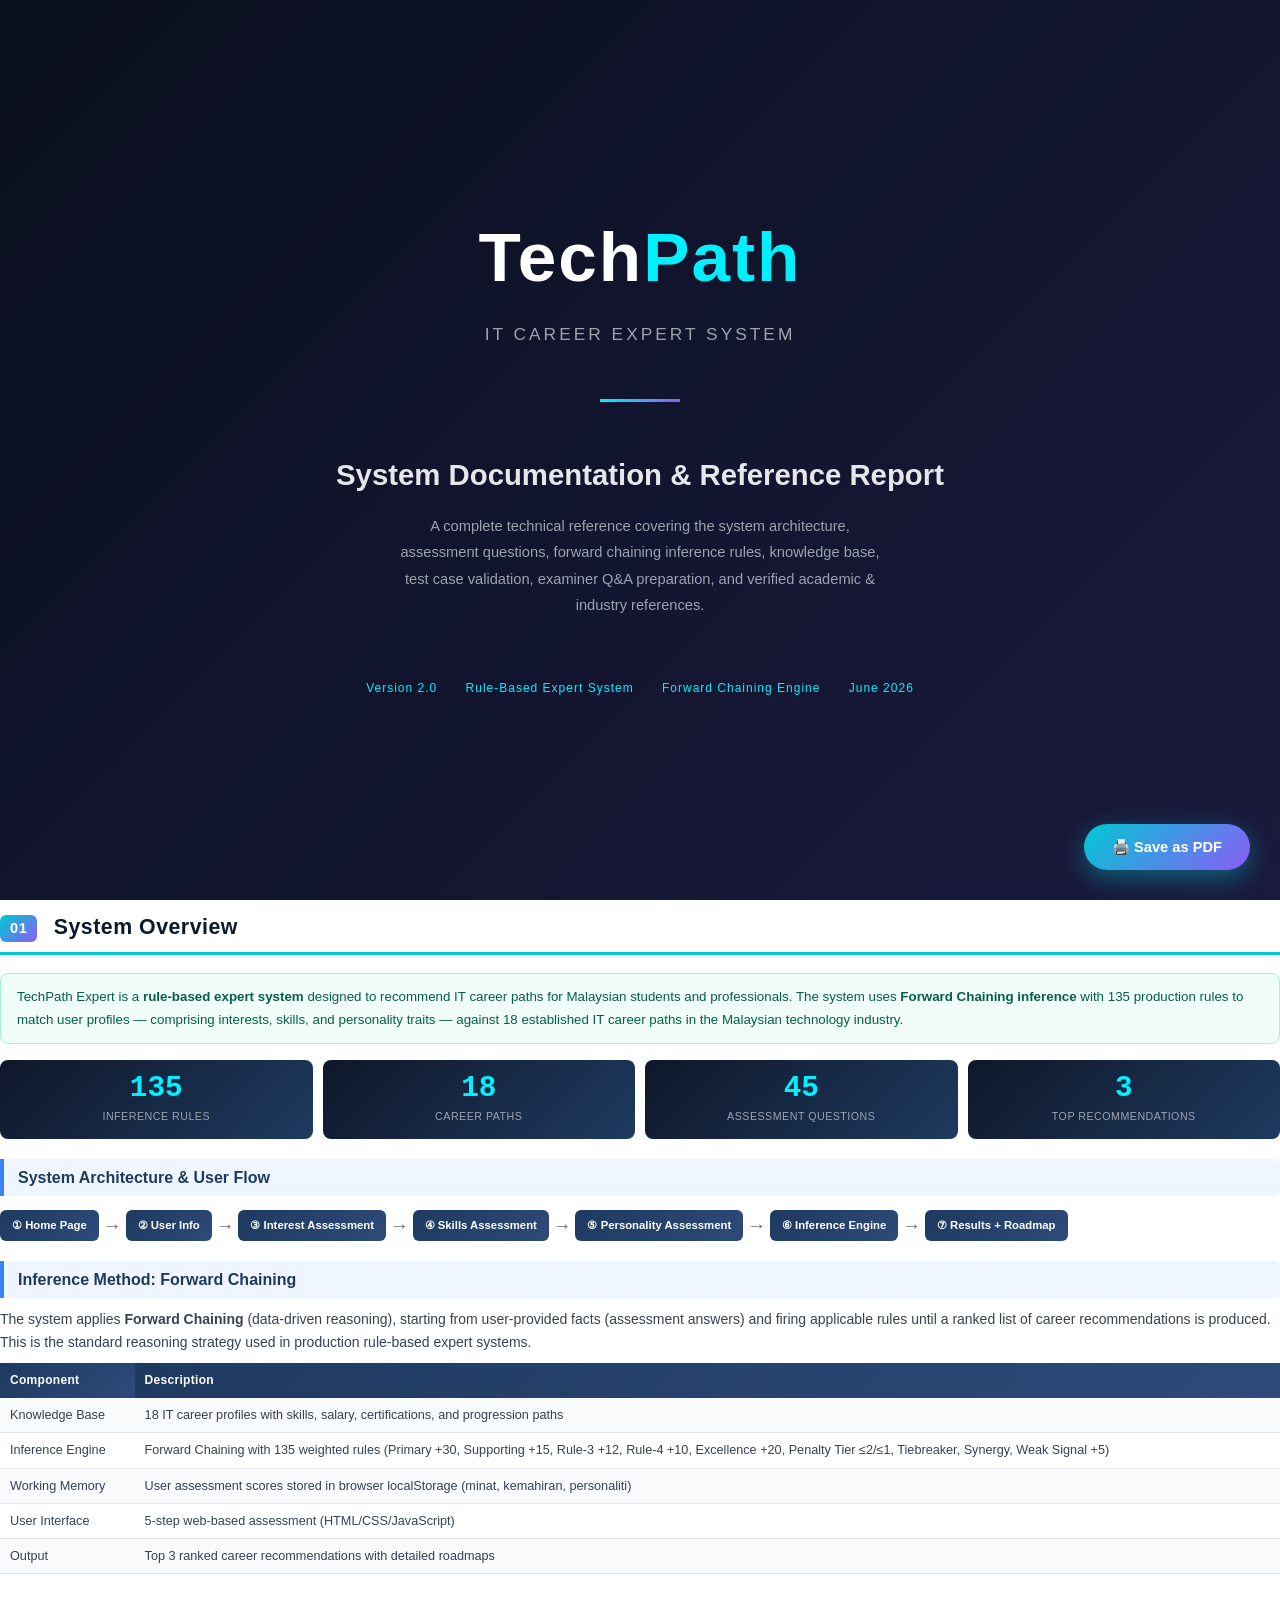
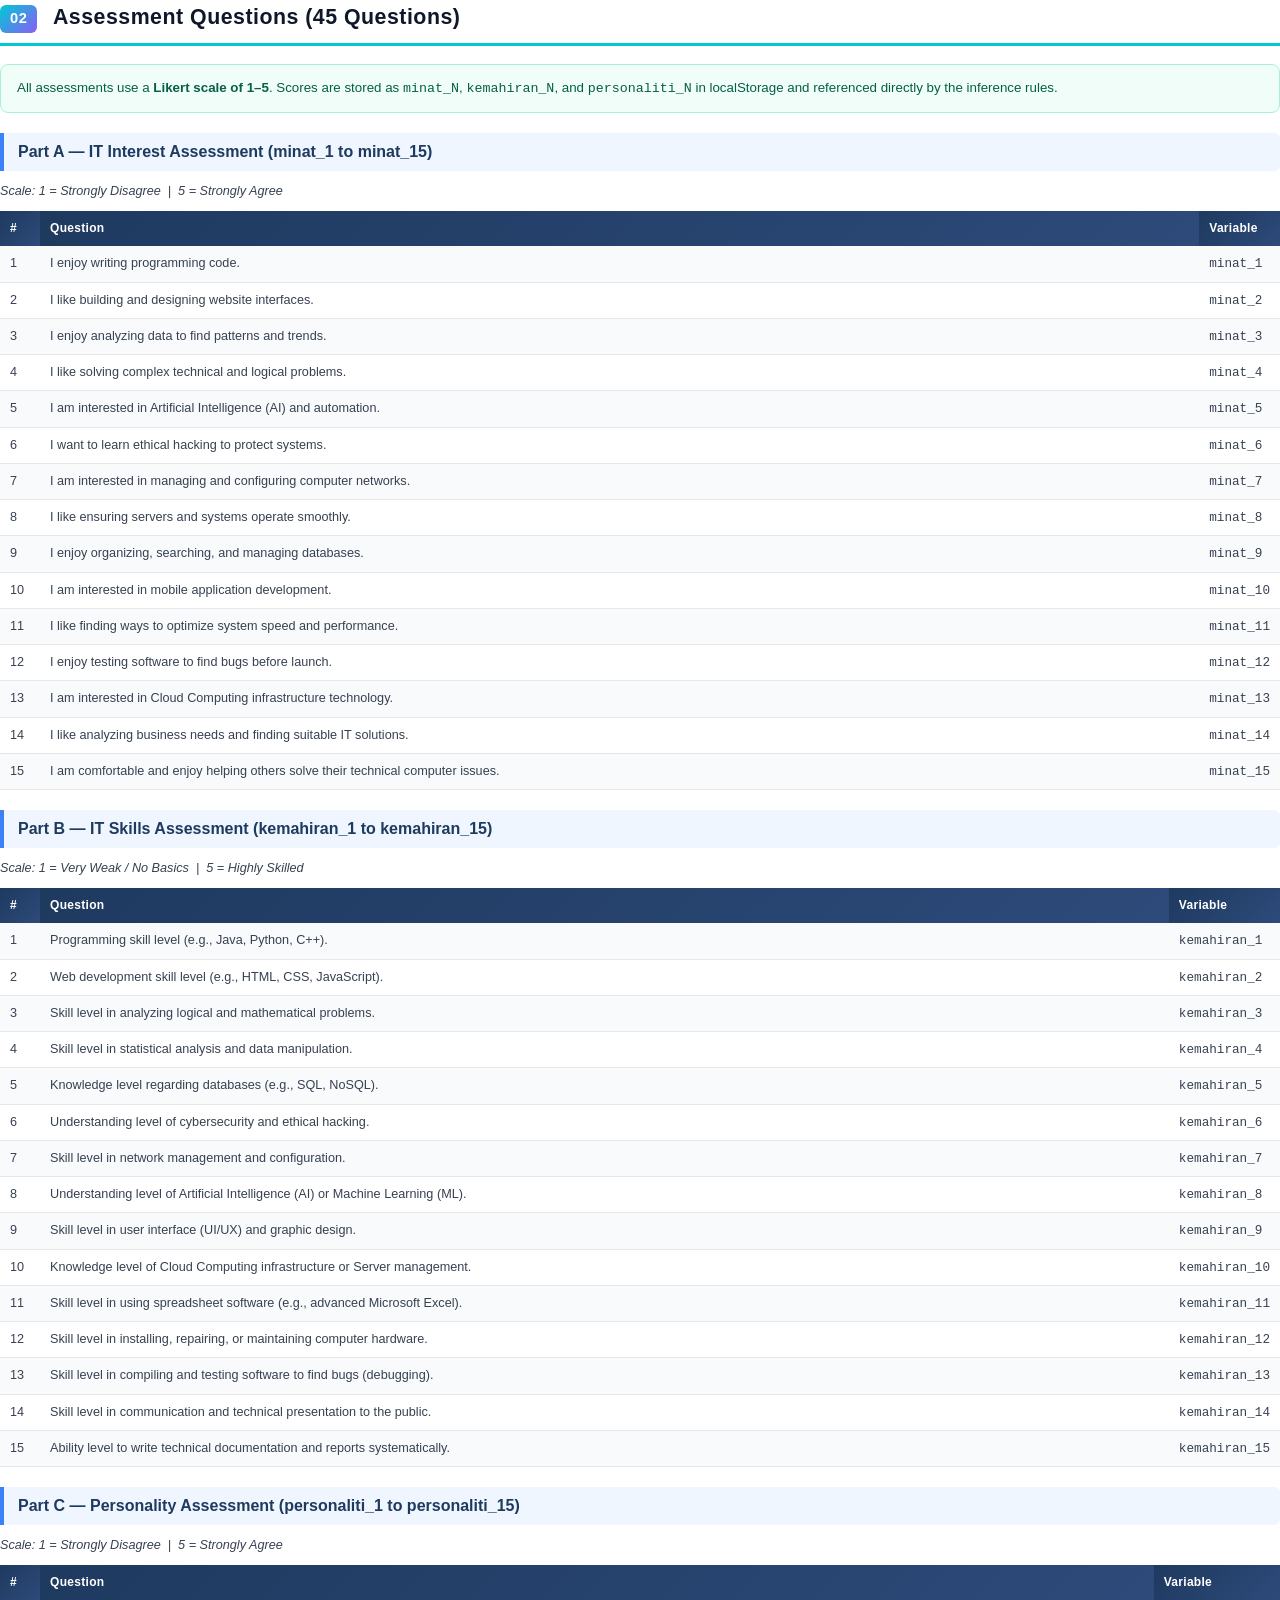
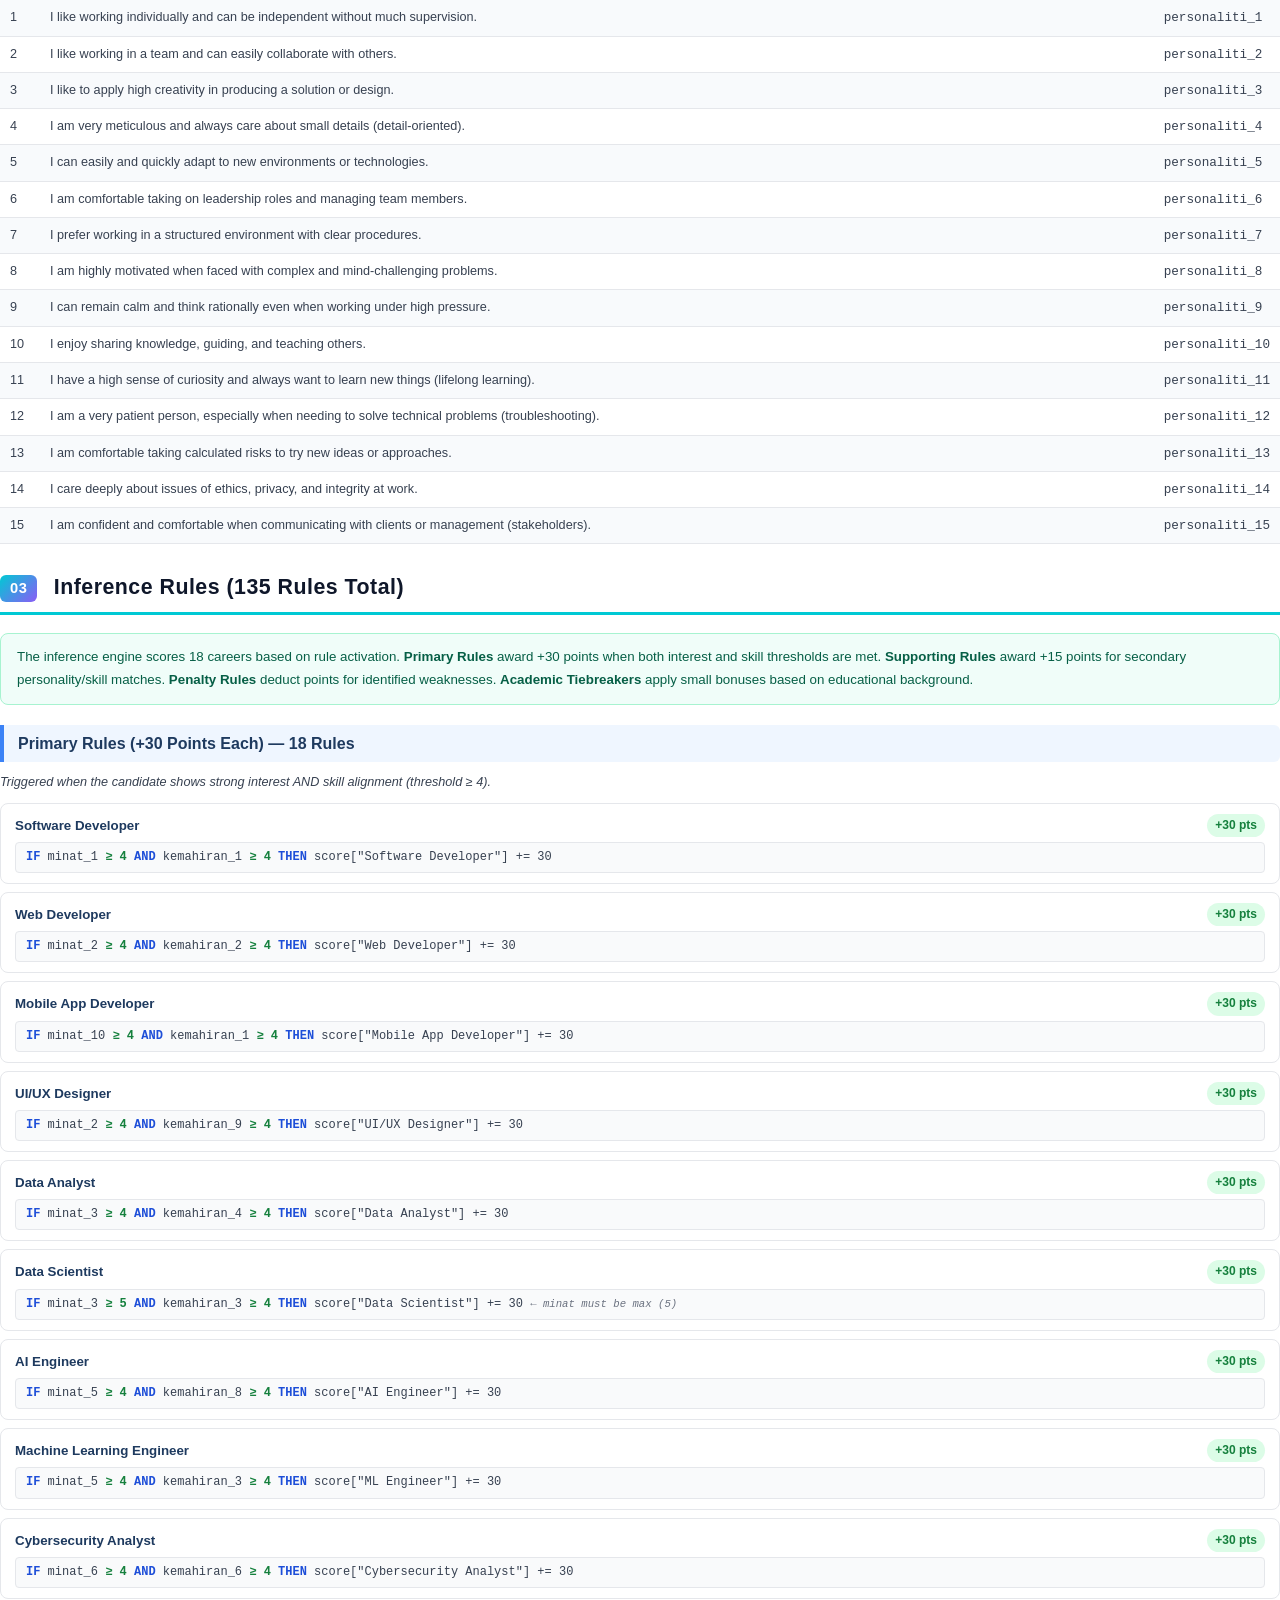
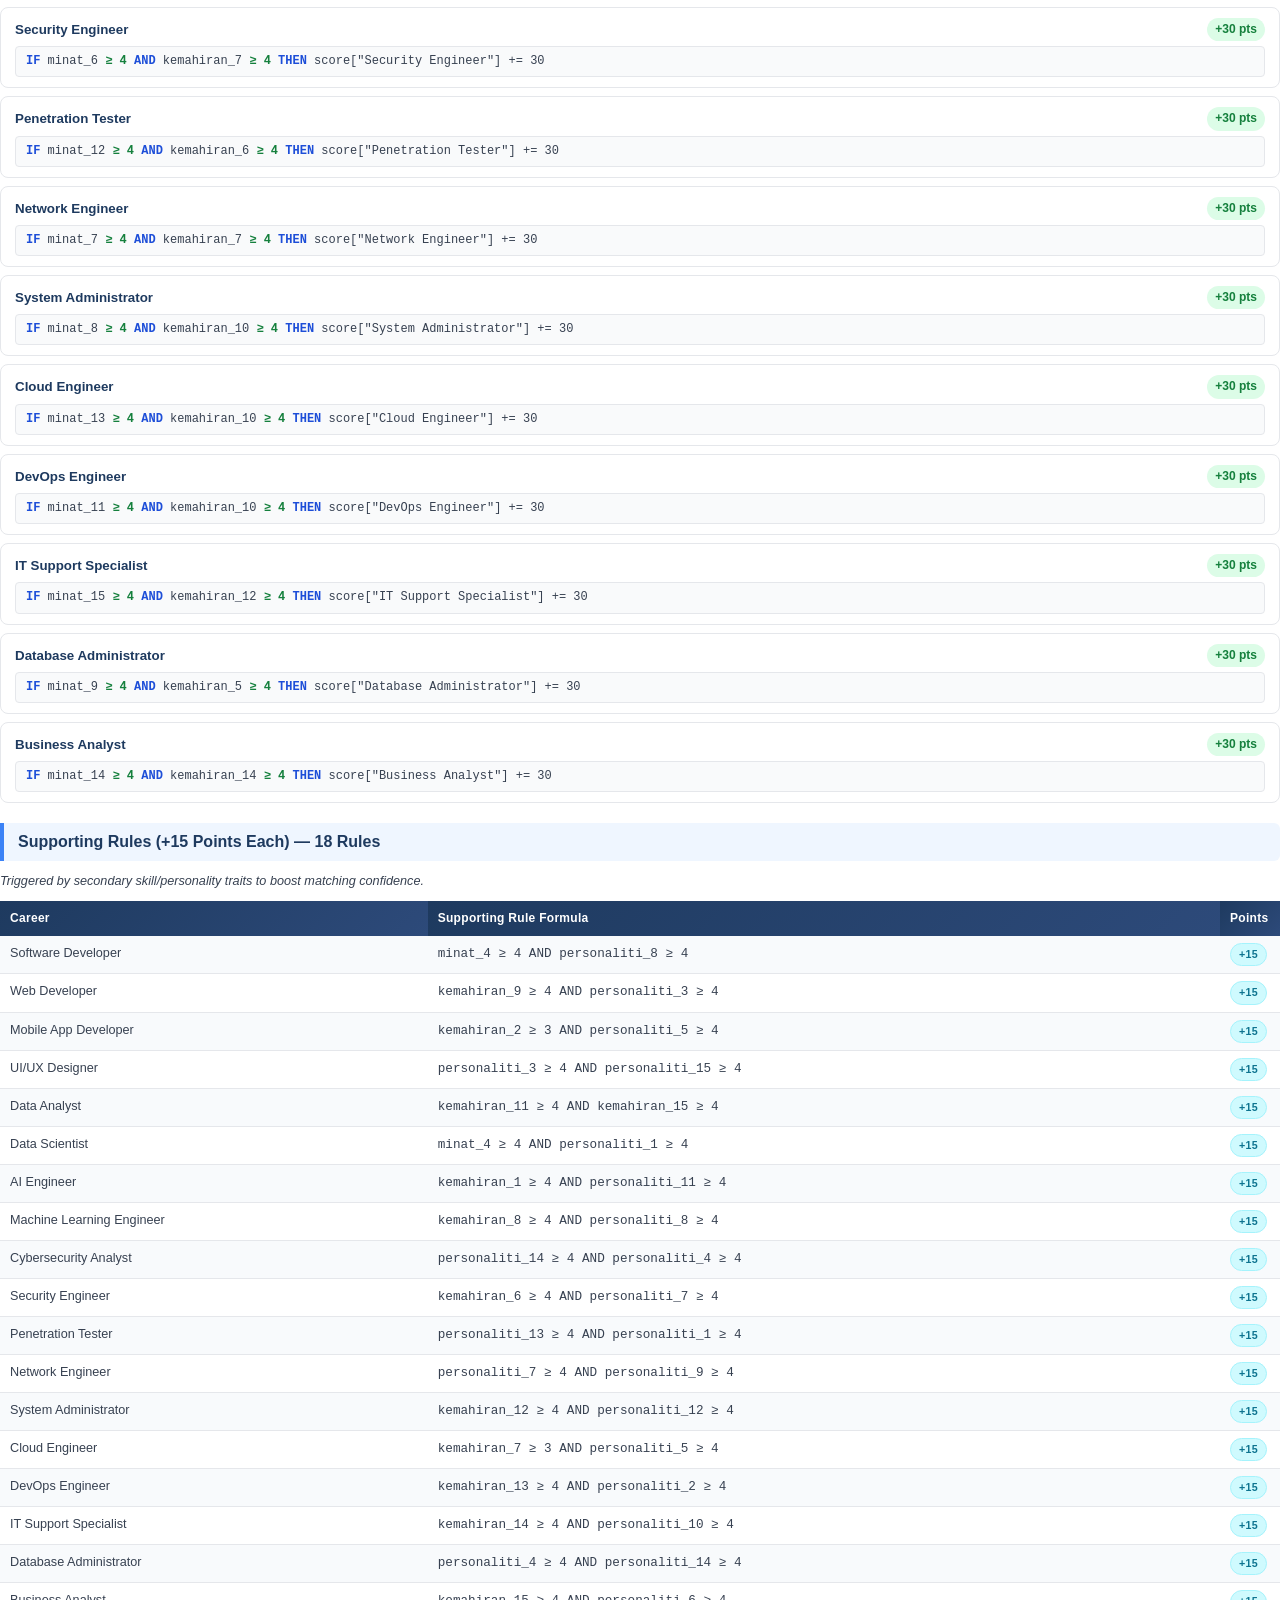
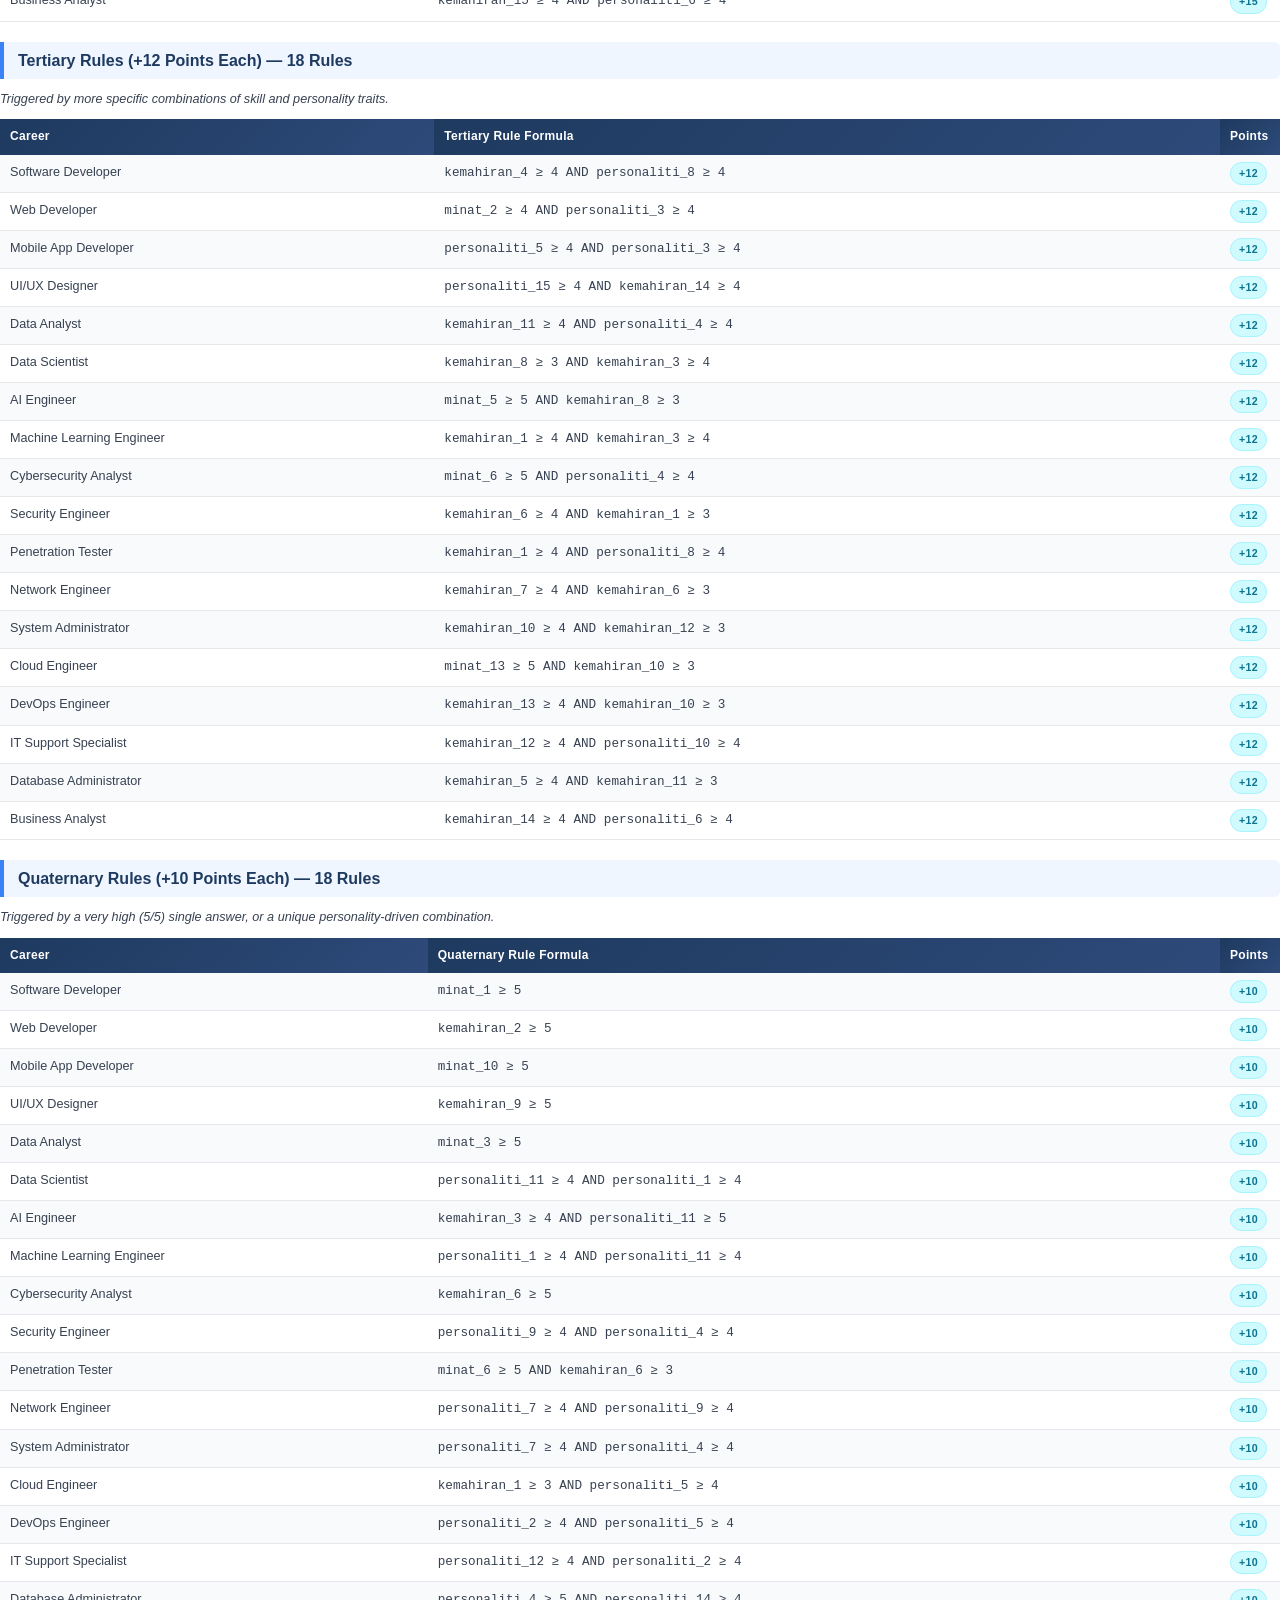
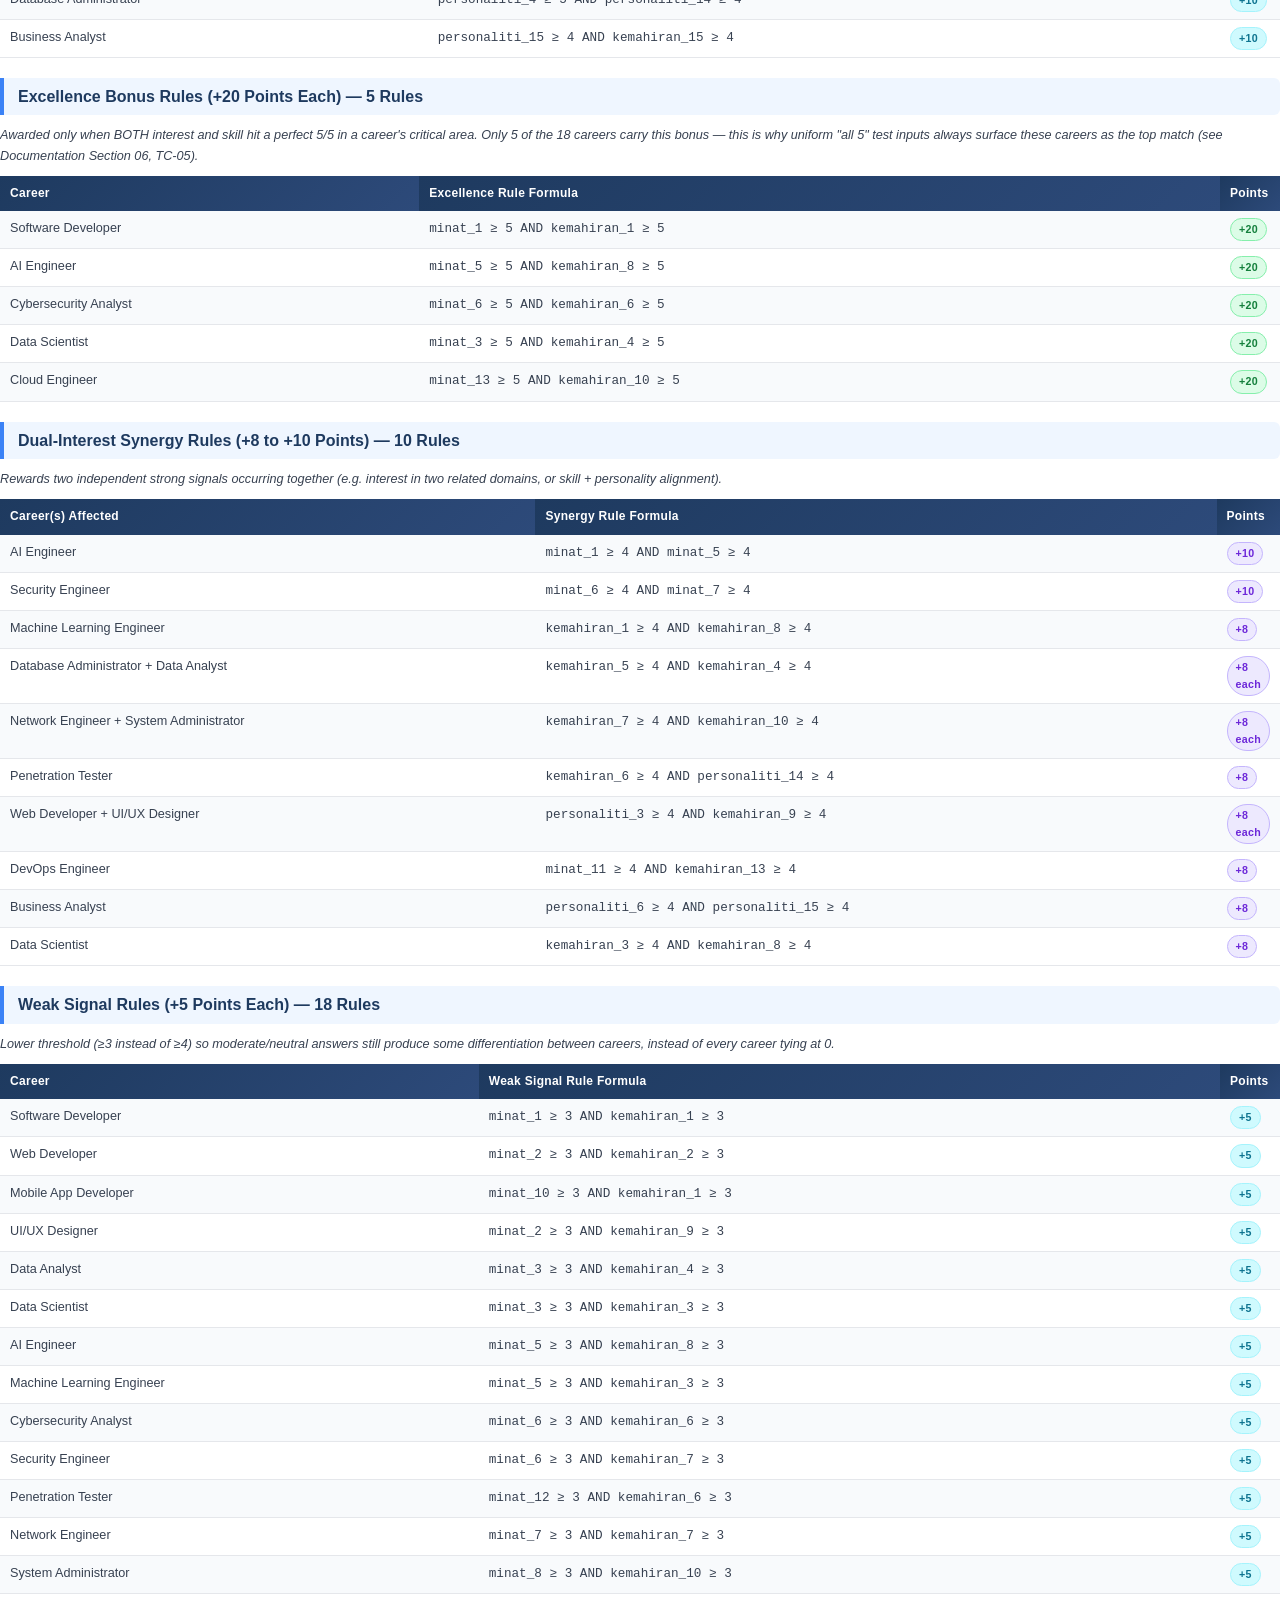
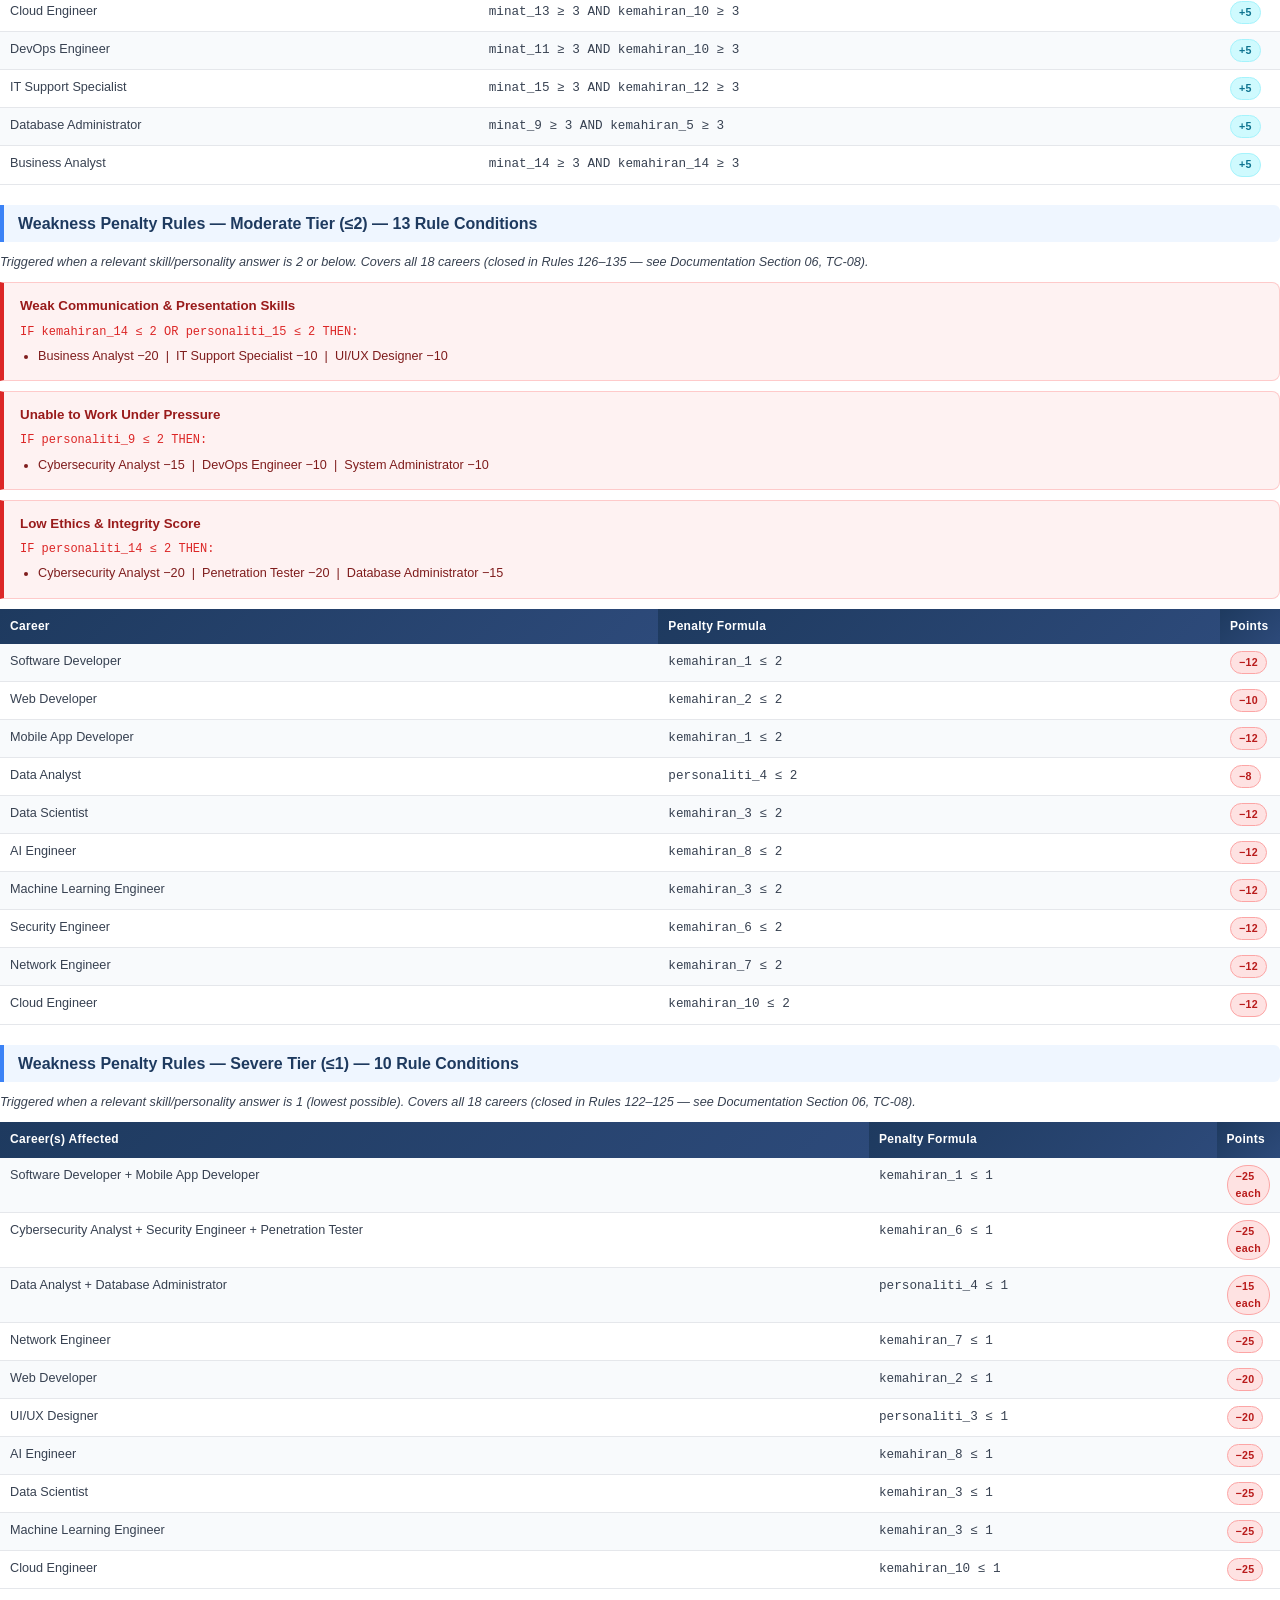
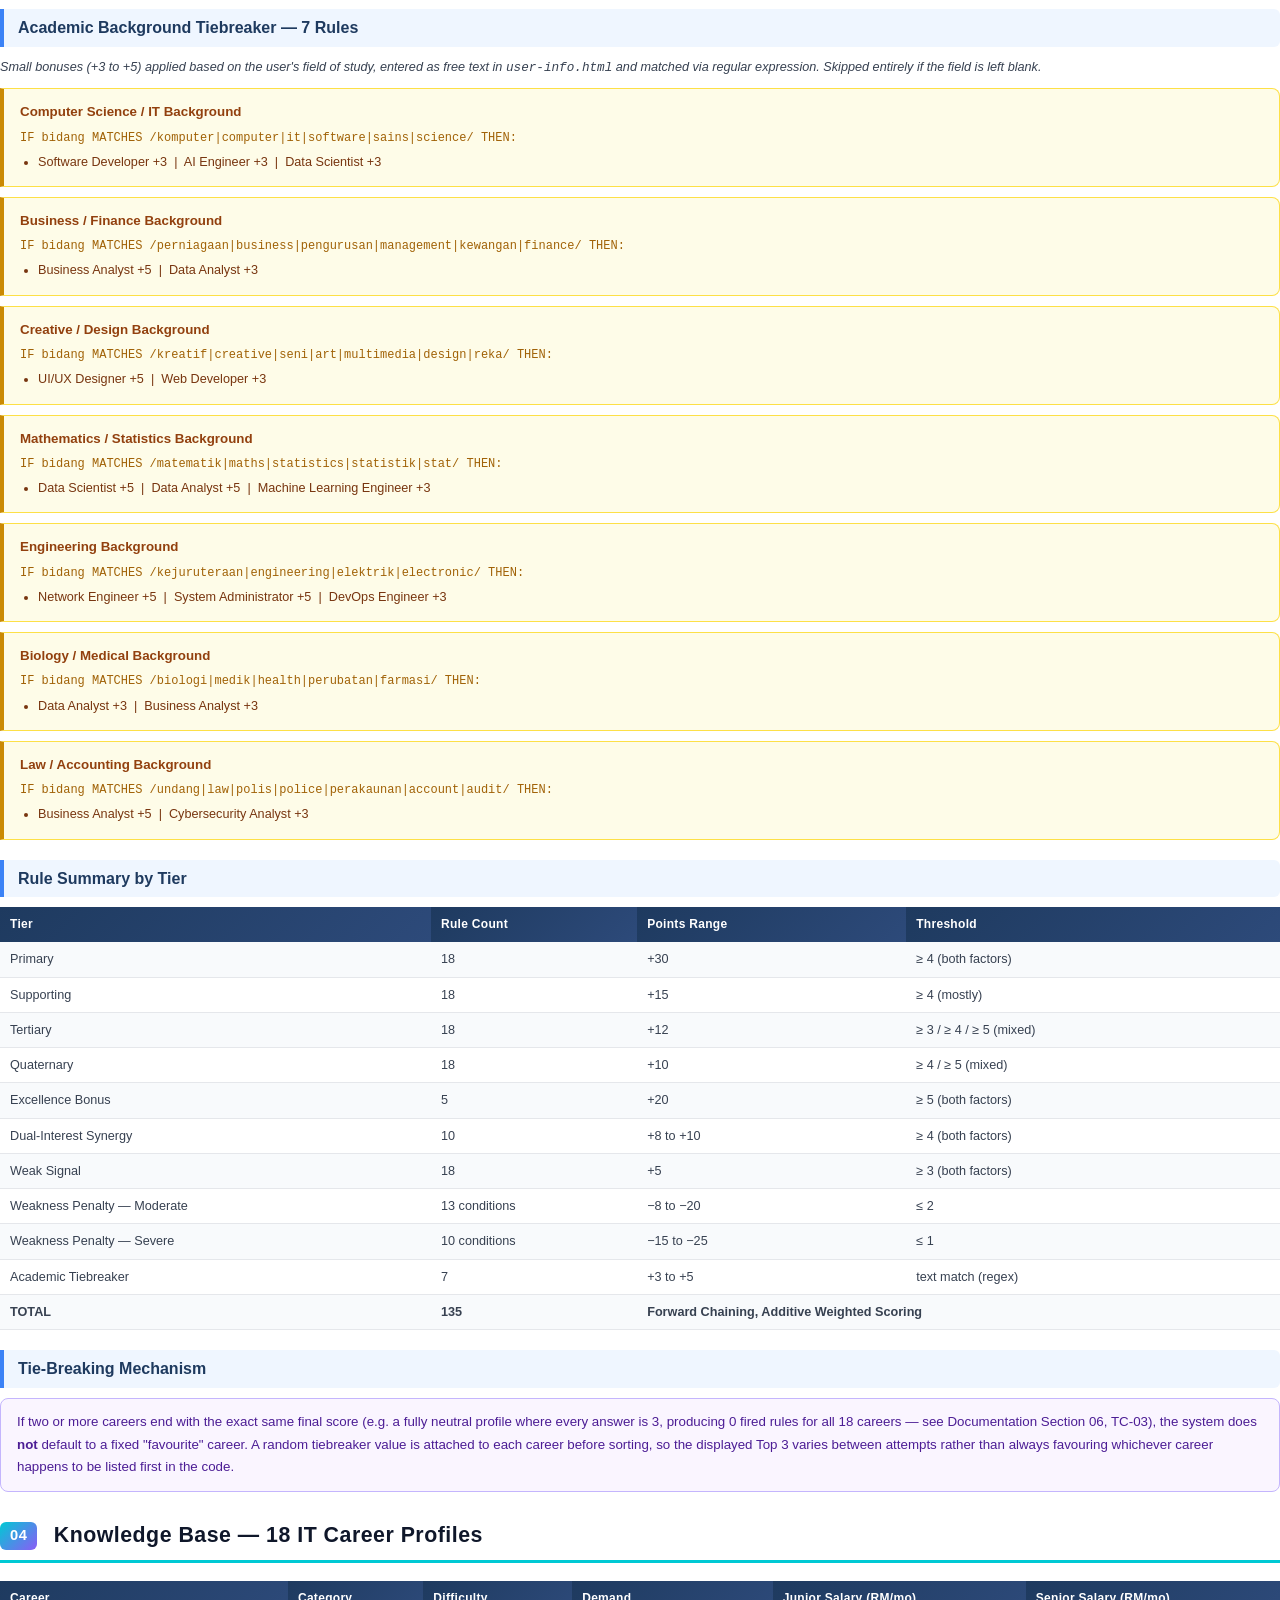
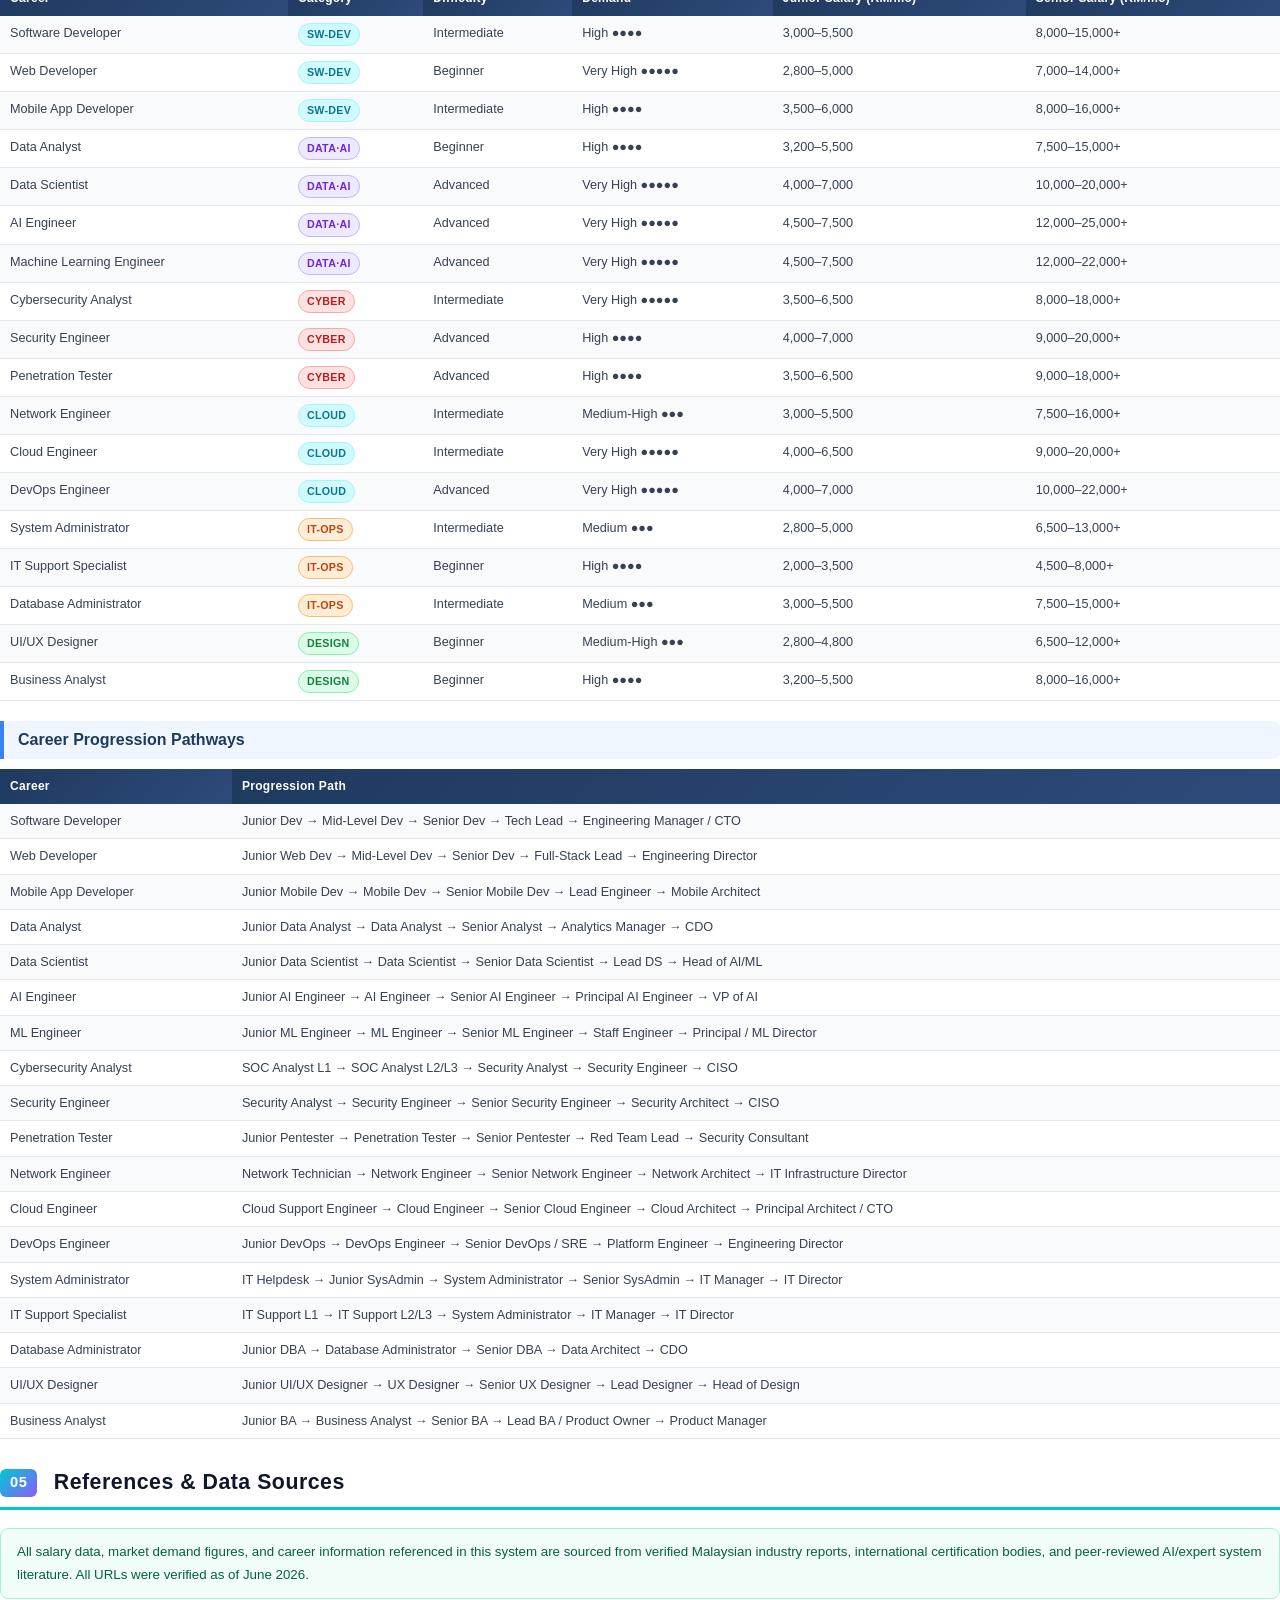
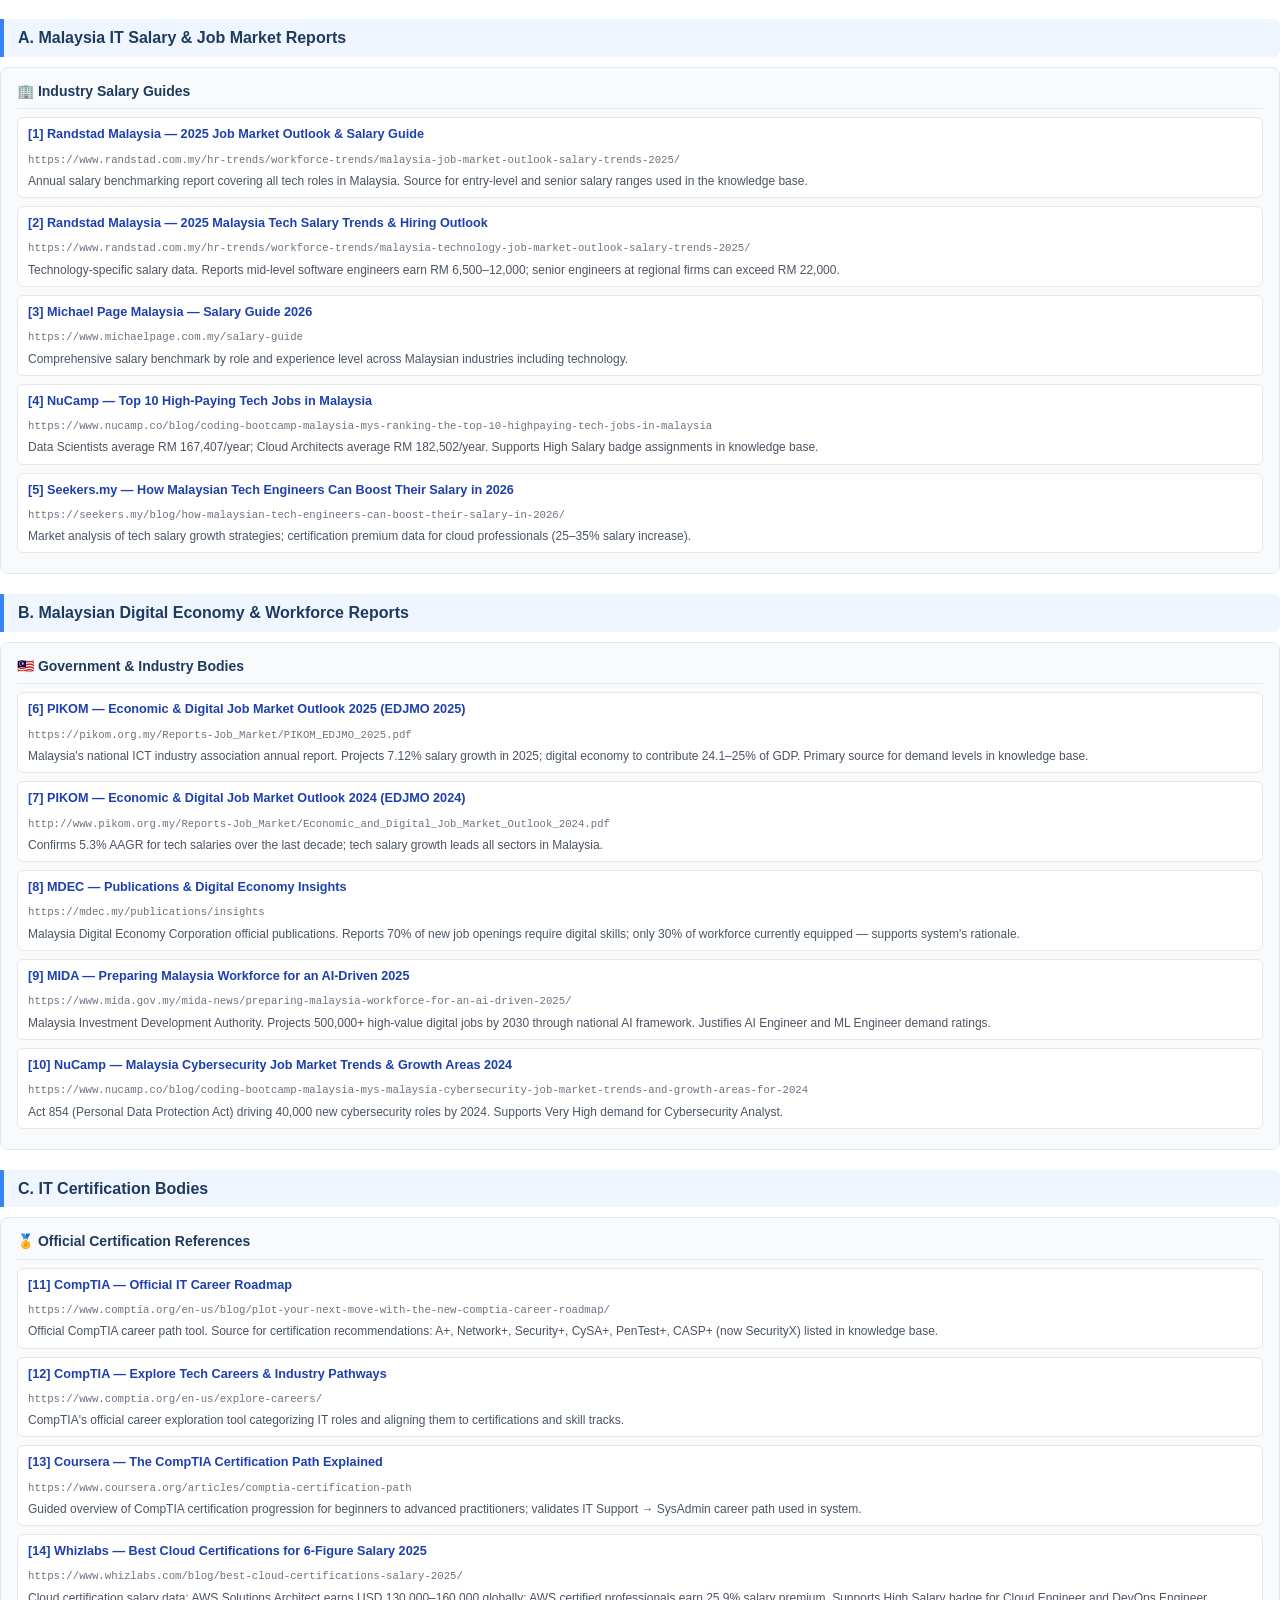
<file: TechPath_System_Documentation.html>
<!DOCTYPE html>
<html lang="en">
<head>
<meta charset="UTF-8">
<title>TechPath Expert System — Full Documentation & References</title>
<style>
  /* ── PRINT / PDF STYLES ── */
  @page {
    size: A4;
    margin: 20mm 18mm 20mm 18mm;
  }

  * { margin: 0; padding: 0; box-sizing: border-box; }

  body {
    font-family: 'Segoe UI', Arial, sans-serif;
    font-size: 10.5pt;
    color: #1a1a2e;
    background: #fff;
    line-height: 1.6;
  }

  /* ── COVER PAGE ── */
  .cover {
    page-break-after: always;
    height: 100vh;
    display: flex;
    flex-direction: column;
    justify-content: center;
    align-items: center;
    text-align: center;
    background: linear-gradient(135deg, #0a0f1e 0%, #1a1a3e 100%);
    color: #fff;
    padding: 60px 40px;
  }
  .cover-logo {
    font-size: 52pt;
    font-weight: 900;
    letter-spacing: 2px;
    margin-bottom: 8px;
    color: #fff;
  }
  .cover-logo span { color: #00f0ff; }
  .cover-tagline {
    font-size: 13pt;
    color: #9ca3af;
    letter-spacing: 3px;
    text-transform: uppercase;
    margin-bottom: 50px;
  }
  .cover-divider {
    width: 80px;
    height: 3px;
    background: linear-gradient(90deg, #00f0ff, #8b5cf6);
    margin: 0 auto 50px;
  }
  .cover-title {
    font-size: 22pt;
    font-weight: 700;
    margin-bottom: 14px;
    color: #e5e7eb;
  }
  .cover-subtitle {
    font-size: 11pt;
    color: #9ca3af;
    max-width: 480px;
    line-height: 1.8;
    margin-bottom: 60px;
  }
  .cover-meta {
    font-size: 9pt;
    color: #6b7280;
    letter-spacing: 1px;
  }
  .cover-meta span { color: #00f0ff; margin: 0 12px; }

  /* ── SECTIONS ── */
  .section {
    padding: 10px 0 0 0;
    page-break-inside: avoid;
  }
  .page-break { page-break-before: always; padding-top: 10px; }

  /* ── HEADINGS ── */
  h1.section-title {
    font-size: 16pt;
    font-weight: 800;
    color: #0f172a;
    border-bottom: 3px solid #00c9d4;
    padding-bottom: 8px;
    margin-bottom: 18px;
    letter-spacing: 0.5px;
  }
  h1.section-title .num {
    display: inline-block;
    background: linear-gradient(135deg, #00c9d4, #8b5cf6);
    color: white;
    border-radius: 6px;
    padding: 2px 10px;
    font-size: 11pt;
    margin-right: 10px;
    vertical-align: middle;
  }

  h2.sub-title {
    font-size: 12pt;
    font-weight: 700;
    color: #1e3a5f;
    margin: 20px 0 10px 0;
    padding: 6px 14px;
    background: #eff6ff;
    border-left: 4px solid #3b82f6;
    border-radius: 0 6px 6px 0;
  }

  h3.mini-title {
    font-size: 10.5pt;
    font-weight: 700;
    color: #1e3a5f;
    margin: 14px 0 8px 0;
  }

  /* ── DESCRIPTION BOX ── */
  .desc-box {
    background: #f0fdf9;
    border: 1px solid #a7f3d0;
    border-radius: 8px;
    padding: 12px 16px;
    margin-bottom: 16px;
    font-size: 10pt;
    color: #065f46;
    line-height: 1.7;
  }

  /* ── TABLES ── */
  table {
    width: 100%;
    border-collapse: collapse;
    margin-bottom: 16px;
    font-size: 9.5pt;
    page-break-inside: avoid;
  }
  th {
    background: linear-gradient(135deg, #1e3a5f, #2d4a7a);
    color: #fff;
    padding: 8px 10px;
    text-align: left;
    font-weight: 700;
    font-size: 9pt;
    letter-spacing: 0.3px;
  }
  td {
    padding: 7px 10px;
    border-bottom: 1px solid #e5e7eb;
    color: #374151;
    vertical-align: top;
  }
  tr:nth-child(even) td { background: #f8fafc; }
  tr:hover td { background: #eff6ff; }

  .badge {
    display: inline-block;
    padding: 2px 8px;
    border-radius: 50px;
    font-size: 8pt;
    font-weight: 700;
    letter-spacing: 0.3px;
  }
  .badge-cyan  { background: #cffafe; color: #0e7490; border: 1px solid #a5f3fc; }
  .badge-green { background: #dcfce7; color: #15803d; border: 1px solid #86efac; }
  .badge-red   { background: #fee2e2; color: #b91c1c; border: 1px solid #fca5a5; }
  .badge-purple{ background: #ede9fe; color: #6d28d9; border: 1px solid #c4b5fd; }
  .badge-orange{ background: #ffedd5; color: #c2410c; border: 1px solid #fdba74; }

  /* ── RULE CARD ── */
  .rule-card {
    border: 1px solid #e5e7eb;
    border-radius: 8px;
    padding: 10px 14px;
    margin-bottom: 8px;
    background: #fff;
    page-break-inside: avoid;
  }
  .rule-card-header {
    display: flex;
    align-items: center;
    gap: 8px;
    margin-bottom: 5px;
  }
  .rule-career {
    font-weight: 700;
    color: #1e3a5f;
    font-size: 10pt;
  }
  .rule-points {
    margin-left: auto;
    font-weight: 700;
    font-size: 9pt;
    padding: 2px 8px;
    border-radius: 20px;
  }
  .pts-30 { background: #dcfce7; color: #15803d; }
  .pts-15 { background: #dbeafe; color: #1e40af; }
  .pts-neg { background: #fee2e2; color: #b91c1c; }
  .pts-bonus { background: #fef9c3; color: #a16207; }

  .rule-formula {
    font-family: 'Courier New', monospace;
    font-size: 9pt;
    color: #374151;
    background: #f9fafb;
    border: 1px solid #e5e7eb;
    border-radius: 4px;
    padding: 5px 10px;
    margin-top: 4px;
  }
  .rule-formula .kw { color: #1d4ed8; font-weight: 700; }
  .rule-formula .val { color: #15803d; font-weight: 700; }

  /* ── PENALTY BOX ── */
  .penalty-box {
    background: #fef2f2;
    border: 1px solid #fecaca;
    border-left: 4px solid #dc2626;
    border-radius: 0 8px 8px 0;
    padding: 12px 16px;
    margin-bottom: 10px;
  }
  .penalty-box h4 { color: #991b1b; font-size: 10pt; margin-bottom: 6px; }
  .penalty-box .formula { font-family: 'Courier New', monospace; font-size: 9pt; color: #dc2626; margin: 4px 0; }
  .penalty-box ul { margin-left: 18px; }
  .penalty-box li { color: #7f1d1d; font-size: 9.5pt; margin: 2px 0; }

  /* ── TIEBREAKER BOX ── */
  .tie-box {
    background: #fefce8;
    border: 1px solid #fde047;
    border-left: 4px solid #ca8a04;
    border-radius: 0 8px 8px 0;
    padding: 12px 16px;
    margin-bottom: 10px;
  }
  .tie-box h4 { color: #92400e; font-size: 10pt; margin-bottom: 6px; }
  .tie-box .formula { font-family: 'Courier New', monospace; font-size: 9pt; color: #a16207; margin: 4px 0; }
  .tie-box ul { margin-left: 18px; }
  .tie-box li { color: #78350f; font-size: 9.5pt; margin: 2px 0; }

  /* ── Q&A BOX ── */
  .qa-box {
    background: #eff6ff;
    border: 1px solid #bfdbfe;
    border-left: 4px solid #2563eb;
    border-radius: 0 8px 8px 0;
    padding: 12px 16px;
    margin-bottom: 10px;
    page-break-inside: avoid;
  }
  .qa-q { color: #1e3a5f; font-size: 10pt; font-weight: 700; margin-bottom: 6px; }
  .qa-q .qtag { color: #2563eb; }
  .qa-a { color: #374151; font-size: 9.5pt; line-height: 1.75; }
  .qa-a .atag { color: #15803d; font-weight: 700; }
  .qa-tip {
    margin-top: 8px; padding: 6px 10px;
    background: #fff; border-radius: 6px;
    font-size: 8.5pt; color: #6b7280;
    border: 1px dashed #d1d5db;
  }
  .qa-tip strong { color: #4b5563; }

  /* ── FLOW DIAGRAM ── */
  .flow {
    display: flex;
    align-items: center;
    gap: 0;
    flex-wrap: wrap;
    margin: 14px 0;
  }
  .flow-step {
    background: linear-gradient(135deg, #1e3a5f, #2d4a7a);
    color: #fff;
    padding: 6px 12px;
    border-radius: 6px;
    font-size: 8.5pt;
    font-weight: 600;
    white-space: nowrap;
  }
  .flow-arrow {
    color: #6b7280;
    font-size: 14pt;
    padding: 0 4px;
  }

  /* ── REFERENCE CARD ── */
  .ref-category {
    background: #f8fafc;
    border: 1px solid #e2e8f0;
    border-radius: 8px;
    padding: 12px 16px;
    margin-bottom: 12px;
    page-break-inside: avoid;
  }
  .ref-category h4 {
    font-size: 10.5pt;
    font-weight: 700;
    color: #1e3a5f;
    margin-bottom: 8px;
    padding-bottom: 6px;
    border-bottom: 1px solid #e2e8f0;
  }
  .ref-item {
    margin-bottom: 8px;
    padding: 6px 10px;
    background: #fff;
    border-radius: 6px;
    border: 1px solid #e5e7eb;
  }
  .ref-item .ref-title {
    font-weight: 600;
    color: #1e40af;
    font-size: 9.5pt;
    display: block;
    margin-bottom: 2px;
  }
  .ref-item .ref-url {
    font-size: 8pt;
    color: #6b7280;
    word-break: break-all;
    font-family: 'Courier New', monospace;
  }
  .ref-item .ref-desc {
    font-size: 9pt;
    color: #4b5563;
    margin-top: 3px;
  }

  /* ── STATS ROW ── */
  .stats-row {
    display: grid;
    grid-template-columns: repeat(4, 1fr);
    gap: 10px;
    margin: 16px 0;
  }
  .stat-box {
    background: linear-gradient(135deg, #0f172a, #1e3a5f);
    color: #fff;
    border-radius: 8px;
    padding: 14px 10px;
    text-align: center;
  }
  .stat-num {
    font-size: 22pt;
    font-weight: 900;
    color: #00f0ff;
    line-height: 1;
    margin-bottom: 4px;
    font-family: 'Courier New', monospace;
  }
  .stat-lbl {
    font-size: 8pt;
    color: #9ca3af;
    text-transform: uppercase;
    letter-spacing: 0.5px;
  }

  /* ── FOOTER ── */
  .doc-footer {
    margin-top: 30px;
    padding-top: 14px;
    border-top: 2px solid #e5e7eb;
    text-align: center;
    font-size: 8.5pt;
    color: #9ca3af;
  }

  /* ── PRINT-SPECIFIC ── */
  @media print {
    .no-print { display: none !important; }
    a { color: inherit; text-decoration: none; }
    .cover { background: #0a0f1e !important; -webkit-print-color-adjust: exact; print-color-adjust: exact; }
    th { -webkit-print-color-adjust: exact; print-color-adjust: exact; }
    .stat-box { -webkit-print-color-adjust: exact; print-color-adjust: exact; }
    .flow-step { -webkit-print-color-adjust: exact; print-color-adjust: exact; }
    h2.sub-title { -webkit-print-color-adjust: exact; print-color-adjust: exact; }
  }

  /* ── SCREEN PRINT BUTTON ── */
  .print-btn {
    position: fixed;
    bottom: 30px;
    right: 30px;
    background: linear-gradient(135deg, #00c9d4, #8b5cf6);
    color: white;
    border: none;
    padding: 14px 28px;
    border-radius: 50px;
    font-size: 11pt;
    font-weight: 700;
    cursor: pointer;
    box-shadow: 0 8px 25px rgba(0,200,212,0.4);
    z-index: 9999;
    font-family: 'Segoe UI', Arial, sans-serif;
    transition: transform 0.2s;
  }
  .print-btn:hover { transform: translateY(-3px); }

  @media print { .print-btn { display: none !important; } }
</style>
</head>
<body>

<button class="print-btn no-print" onclick="window.print()">🖨️ Save as PDF</button>

<!-- ════════════════════════════════════════════════════ -->
<!-- COVER PAGE -->
<!-- ════════════════════════════════════════════════════ -->
<div class="cover">
  <div class="cover-logo">Tech<span>Path</span></div>
  <div class="cover-tagline">IT Career Expert System</div>
  <div class="cover-divider"></div>
  <div class="cover-title">System Documentation &amp; Reference Report</div>
  <div class="cover-subtitle">
    A complete technical reference covering the system architecture, assessment questions,
    forward chaining inference rules, knowledge base, test case validation, examiner Q&amp;A
    preparation, and verified academic &amp; industry references.
  </div>
  <div class="cover-meta">
    <span>Version 2.0</span>
    <span>Rule-Based Expert System</span>
    <span>Forward Chaining Engine</span>
    <span>June 2026</span>
  </div>
</div>


<!-- ════════════════════════════════════════════════════ -->
<!-- SECTION 1: SYSTEM OVERVIEW -->
<!-- ════════════════════════════════════════════════════ -->
<div class="section">
  <h1 class="section-title"><span class="num">01</span> System Overview</h1>

  <div class="desc-box">
    TechPath Expert is a <strong>rule-based expert system</strong> designed to recommend IT career paths for Malaysian students and professionals.
    The system uses <strong>Forward Chaining inference</strong> with 135 production rules to match user profiles — comprising interests, skills, and personality traits — against 18 established IT career paths in the Malaysian technology industry.
  </div>

  <div class="stats-row">
    <div class="stat-box"><div class="stat-num">135</div><div class="stat-lbl">Inference Rules</div></div>
    <div class="stat-box"><div class="stat-num">18</div><div class="stat-lbl">Career Paths</div></div>
    <div class="stat-box"><div class="stat-num">45</div><div class="stat-lbl">Assessment Questions</div></div>
    <div class="stat-box"><div class="stat-num">3</div><div class="stat-lbl">Top Recommendations</div></div>
  </div>

  <h2 class="sub-title">System Architecture &amp; User Flow</h2>
  <div class="flow">
    <div class="flow-step">① Home Page</div><div class="flow-arrow">→</div>
    <div class="flow-step">② User Info</div><div class="flow-arrow">→</div>
    <div class="flow-step">③ Interest Assessment</div><div class="flow-arrow">→</div>
    <div class="flow-step">④ Skills Assessment</div><div class="flow-arrow">→</div>
    <div class="flow-step">⑤ Personality Assessment</div><div class="flow-arrow">→</div>
    <div class="flow-step">⑥ Inference Engine</div><div class="flow-arrow">→</div>
    <div class="flow-step">⑦ Results + Roadmap</div>
  </div>

  <h2 class="sub-title">Inference Method: Forward Chaining</h2>
  <p style="margin-bottom:10px; color:#374151;">
    The system applies <strong>Forward Chaining</strong> (data-driven reasoning), starting from user-provided facts (assessment answers) and firing applicable rules until a ranked list of career recommendations is produced. This is the standard reasoning strategy used in production rule-based expert systems.
  </p>
  <table>
    <tr><th>Component</th><th>Description</th></tr>
    <tr><td>Knowledge Base</td><td>18 IT career profiles with skills, salary, certifications, and progression paths</td></tr>
    <tr><td>Inference Engine</td><td>Forward Chaining with 135 weighted rules (Primary +30, Supporting +15, Rule-3 +12, Rule-4 +10, Excellence +20, Penalty Tier ≤2/≤1, Tiebreaker, Synergy, Weak Signal +5)</td></tr>
    <tr><td>Working Memory</td><td>User assessment scores stored in browser localStorage (minat, kemahiran, personaliti)</td></tr>
    <tr><td>User Interface</td><td>5-step web-based assessment (HTML/CSS/JavaScript)</td></tr>
    <tr><td>Output</td><td>Top 3 ranked career recommendations with detailed roadmaps</td></tr>
  </table>
</div>


<!-- ════════════════════════════════════════════════════ -->
<!-- SECTION 2: ASSESSMENT QUESTIONS -->
<!-- ════════════════════════════════════════════════════ -->
<div class="section page-break">
  <h1 class="section-title"><span class="num">02</span> Assessment Questions (45 Questions)</h1>

  <div class="desc-box">
    All assessments use a <strong>Likert scale of 1–5</strong>. Scores are stored as <code>minat_N</code>, <code>kemahiran_N</code>, and <code>personaliti_N</code> in localStorage and referenced directly by the inference rules.
  </div>

  <h2 class="sub-title">Part A — IT Interest Assessment (minat_1 to minat_15)</h2>
  <p style="margin-bottom:10px; color:#374151; font-size:9.5pt;"><em>Scale: 1 = Strongly Disagree &nbsp;|&nbsp; 5 = Strongly Agree</em></p>
  <table>
    <tr><th style="width:40px">#</th><th>Question</th><th style="width:80px">Variable</th></tr>
    <tr><td>1</td><td>I enjoy writing programming code.</td><td><code>minat_1</code></td></tr>
    <tr><td>2</td><td>I like building and designing website interfaces.</td><td><code>minat_2</code></td></tr>
    <tr><td>3</td><td>I enjoy analyzing data to find patterns and trends.</td><td><code>minat_3</code></td></tr>
    <tr><td>4</td><td>I like solving complex technical and logical problems.</td><td><code>minat_4</code></td></tr>
    <tr><td>5</td><td>I am interested in Artificial Intelligence (AI) and automation.</td><td><code>minat_5</code></td></tr>
    <tr><td>6</td><td>I want to learn ethical hacking to protect systems.</td><td><code>minat_6</code></td></tr>
    <tr><td>7</td><td>I am interested in managing and configuring computer networks.</td><td><code>minat_7</code></td></tr>
    <tr><td>8</td><td>I like ensuring servers and systems operate smoothly.</td><td><code>minat_8</code></td></tr>
    <tr><td>9</td><td>I enjoy organizing, searching, and managing databases.</td><td><code>minat_9</code></td></tr>
    <tr><td>10</td><td>I am interested in mobile application development.</td><td><code>minat_10</code></td></tr>
    <tr><td>11</td><td>I like finding ways to optimize system speed and performance.</td><td><code>minat_11</code></td></tr>
    <tr><td>12</td><td>I enjoy testing software to find bugs before launch.</td><td><code>minat_12</code></td></tr>
    <tr><td>13</td><td>I am interested in Cloud Computing infrastructure technology.</td><td><code>minat_13</code></td></tr>
    <tr><td>14</td><td>I like analyzing business needs and finding suitable IT solutions.</td><td><code>minat_14</code></td></tr>
    <tr><td>15</td><td>I am comfortable and enjoy helping others solve their technical computer issues.</td><td><code>minat_15</code></td></tr>
  </table>

  <h2 class="sub-title">Part B — IT Skills Assessment (kemahiran_1 to kemahiran_15)</h2>
  <p style="margin-bottom:10px; color:#374151; font-size:9.5pt;"><em>Scale: 1 = Very Weak / No Basics &nbsp;|&nbsp; 5 = Highly Skilled</em></p>
  <table>
    <tr><th style="width:40px">#</th><th>Question</th><th style="width:90px">Variable</th></tr>
    <tr><td>1</td><td>Programming skill level (e.g., Java, Python, C++).</td><td><code>kemahiran_1</code></td></tr>
    <tr><td>2</td><td>Web development skill level (e.g., HTML, CSS, JavaScript).</td><td><code>kemahiran_2</code></td></tr>
    <tr><td>3</td><td>Skill level in analyzing logical and mathematical problems.</td><td><code>kemahiran_3</code></td></tr>
    <tr><td>4</td><td>Skill level in statistical analysis and data manipulation.</td><td><code>kemahiran_4</code></td></tr>
    <tr><td>5</td><td>Knowledge level regarding databases (e.g., SQL, NoSQL).</td><td><code>kemahiran_5</code></td></tr>
    <tr><td>6</td><td>Understanding level of cybersecurity and ethical hacking.</td><td><code>kemahiran_6</code></td></tr>
    <tr><td>7</td><td>Skill level in network management and configuration.</td><td><code>kemahiran_7</code></td></tr>
    <tr><td>8</td><td>Understanding level of Artificial Intelligence (AI) or Machine Learning (ML).</td><td><code>kemahiran_8</code></td></tr>
    <tr><td>9</td><td>Skill level in user interface (UI/UX) and graphic design.</td><td><code>kemahiran_9</code></td></tr>
    <tr><td>10</td><td>Knowledge level of Cloud Computing infrastructure or Server management.</td><td><code>kemahiran_10</code></td></tr>
    <tr><td>11</td><td>Skill level in using spreadsheet software (e.g., advanced Microsoft Excel).</td><td><code>kemahiran_11</code></td></tr>
    <tr><td>12</td><td>Skill level in installing, repairing, or maintaining computer hardware.</td><td><code>kemahiran_12</code></td></tr>
    <tr><td>13</td><td>Skill level in compiling and testing software to find bugs (debugging).</td><td><code>kemahiran_13</code></td></tr>
    <tr><td>14</td><td>Skill level in communication and technical presentation to the public.</td><td><code>kemahiran_14</code></td></tr>
    <tr><td>15</td><td>Ability level to write technical documentation and reports systematically.</td><td><code>kemahiran_15</code></td></tr>
  </table>

  <h2 class="sub-title">Part C — Personality Assessment (personaliti_1 to personaliti_15)</h2>
  <p style="margin-bottom:10px; color:#374151; font-size:9.5pt;"><em>Scale: 1 = Strongly Disagree &nbsp;|&nbsp; 5 = Strongly Agree</em></p>
  <table>
    <tr><th style="width:40px">#</th><th>Question</th><th style="width:100px">Variable</th></tr>
    <tr><td>1</td><td>I like working individually and can be independent without much supervision.</td><td><code>personaliti_1</code></td></tr>
    <tr><td>2</td><td>I like working in a team and can easily collaborate with others.</td><td><code>personaliti_2</code></td></tr>
    <tr><td>3</td><td>I like to apply high creativity in producing a solution or design.</td><td><code>personaliti_3</code></td></tr>
    <tr><td>4</td><td>I am very meticulous and always care about small details (detail-oriented).</td><td><code>personaliti_4</code></td></tr>
    <tr><td>5</td><td>I can easily and quickly adapt to new environments or technologies.</td><td><code>personaliti_5</code></td></tr>
    <tr><td>6</td><td>I am comfortable taking on leadership roles and managing team members.</td><td><code>personaliti_6</code></td></tr>
    <tr><td>7</td><td>I prefer working in a structured environment with clear procedures.</td><td><code>personaliti_7</code></td></tr>
    <tr><td>8</td><td>I am highly motivated when faced with complex and mind-challenging problems.</td><td><code>personaliti_8</code></td></tr>
    <tr><td>9</td><td>I can remain calm and think rationally even when working under high pressure.</td><td><code>personaliti_9</code></td></tr>
    <tr><td>10</td><td>I enjoy sharing knowledge, guiding, and teaching others.</td><td><code>personaliti_10</code></td></tr>
    <tr><td>11</td><td>I have a high sense of curiosity and always want to learn new things (lifelong learning).</td><td><code>personaliti_11</code></td></tr>
    <tr><td>12</td><td>I am a very patient person, especially when needing to solve technical problems (troubleshooting).</td><td><code>personaliti_12</code></td></tr>
    <tr><td>13</td><td>I am comfortable taking calculated risks to try new ideas or approaches.</td><td><code>personaliti_13</code></td></tr>
    <tr><td>14</td><td>I care deeply about issues of ethics, privacy, and integrity at work.</td><td><code>personaliti_14</code></td></tr>
    <tr><td>15</td><td>I am confident and comfortable when communicating with clients or management (stakeholders).</td><td><code>personaliti_15</code></td></tr>
  </table>
</div>


<!-- ════════════════════════════════════════════════════ -->
<!-- SECTION 3: INFERENCE RULES -->
<!-- ════════════════════════════════════════════════════ -->
<div class="section page-break">
  <h1 class="section-title"><span class="num">03</span> Inference Rules (135 Rules Total)</h1>

  <div class="desc-box">
    The inference engine scores 18 careers based on rule activation. <strong>Primary Rules</strong> award +30 points when both interest and skill thresholds are met. <strong>Supporting Rules</strong> award +15 points for secondary personality/skill matches. <strong>Penalty Rules</strong> deduct points for identified weaknesses. <strong>Academic Tiebreakers</strong> apply small bonuses based on educational background.
  </div>

  <h2 class="sub-title">Primary Rules (+30 Points Each) — 18 Rules</h2>
  <p style="margin-bottom:10px; color:#374151; font-size:9.5pt;"><em>Triggered when the candidate shows strong interest AND skill alignment (threshold ≥ 4).</em></p>

  <div class="rule-card">
    <div class="rule-card-header"><span class="rule-career">Software Developer</span><span class="rule-points pts-30">+30 pts</span></div>
    <div class="rule-formula"><span class="kw">IF</span> minat_1 <span class="val">≥ 4</span> <span class="kw">AND</span> kemahiran_1 <span class="val">≥ 4</span> <span class="kw">THEN</span> score["Software Developer"] += 30</div>
  </div>
  <div class="rule-card">
    <div class="rule-card-header"><span class="rule-career">Web Developer</span><span class="rule-points pts-30">+30 pts</span></div>
    <div class="rule-formula"><span class="kw">IF</span> minat_2 <span class="val">≥ 4</span> <span class="kw">AND</span> kemahiran_2 <span class="val">≥ 4</span> <span class="kw">THEN</span> score["Web Developer"] += 30</div>
  </div>
  <div class="rule-card">
    <div class="rule-card-header"><span class="rule-career">Mobile App Developer</span><span class="rule-points pts-30">+30 pts</span></div>
    <div class="rule-formula"><span class="kw">IF</span> minat_10 <span class="val">≥ 4</span> <span class="kw">AND</span> kemahiran_1 <span class="val">≥ 4</span> <span class="kw">THEN</span> score["Mobile App Developer"] += 30</div>
  </div>
  <div class="rule-card">
    <div class="rule-card-header"><span class="rule-career">UI/UX Designer</span><span class="rule-points pts-30">+30 pts</span></div>
    <div class="rule-formula"><span class="kw">IF</span> minat_2 <span class="val">≥ 4</span> <span class="kw">AND</span> kemahiran_9 <span class="val">≥ 4</span> <span class="kw">THEN</span> score["UI/UX Designer"] += 30</div>
  </div>
  <div class="rule-card">
    <div class="rule-card-header"><span class="rule-career">Data Analyst</span><span class="rule-points pts-30">+30 pts</span></div>
    <div class="rule-formula"><span class="kw">IF</span> minat_3 <span class="val">≥ 4</span> <span class="kw">AND</span> kemahiran_4 <span class="val">≥ 4</span> <span class="kw">THEN</span> score["Data Analyst"] += 30</div>
  </div>
  <div class="rule-card">
    <div class="rule-card-header"><span class="rule-career">Data Scientist</span><span class="rule-points pts-30">+30 pts</span></div>
    <div class="rule-formula"><span class="kw">IF</span> minat_3 <span class="val">≥ 5</span> <span class="kw">AND</span> kemahiran_3 <span class="val">≥ 4</span> <span class="kw">THEN</span> score["Data Scientist"] += 30 <em style="color:#6b7280; font-size:8pt;">  ← minat must be max (5)</em></div>
  </div>
  <div class="rule-card">
    <div class="rule-card-header"><span class="rule-career">AI Engineer</span><span class="rule-points pts-30">+30 pts</span></div>
    <div class="rule-formula"><span class="kw">IF</span> minat_5 <span class="val">≥ 4</span> <span class="kw">AND</span> kemahiran_8 <span class="val">≥ 4</span> <span class="kw">THEN</span> score["AI Engineer"] += 30</div>
  </div>
  <div class="rule-card">
    <div class="rule-card-header"><span class="rule-career">Machine Learning Engineer</span><span class="rule-points pts-30">+30 pts</span></div>
    <div class="rule-formula"><span class="kw">IF</span> minat_5 <span class="val">≥ 4</span> <span class="kw">AND</span> kemahiran_3 <span class="val">≥ 4</span> <span class="kw">THEN</span> score["ML Engineer"] += 30</div>
  </div>
  <div class="rule-card">
    <div class="rule-card-header"><span class="rule-career">Cybersecurity Analyst</span><span class="rule-points pts-30">+30 pts</span></div>
    <div class="rule-formula"><span class="kw">IF</span> minat_6 <span class="val">≥ 4</span> <span class="kw">AND</span> kemahiran_6 <span class="val">≥ 4</span> <span class="kw">THEN</span> score["Cybersecurity Analyst"] += 30</div>
  </div>
  <div class="rule-card">
    <div class="rule-card-header"><span class="rule-career">Security Engineer</span><span class="rule-points pts-30">+30 pts</span></div>
    <div class="rule-formula"><span class="kw">IF</span> minat_6 <span class="val">≥ 4</span> <span class="kw">AND</span> kemahiran_7 <span class="val">≥ 4</span> <span class="kw">THEN</span> score["Security Engineer"] += 30</div>
  </div>
  <div class="rule-card">
    <div class="rule-card-header"><span class="rule-career">Penetration Tester</span><span class="rule-points pts-30">+30 pts</span></div>
    <div class="rule-formula"><span class="kw">IF</span> minat_12 <span class="val">≥ 4</span> <span class="kw">AND</span> kemahiran_6 <span class="val">≥ 4</span> <span class="kw">THEN</span> score["Penetration Tester"] += 30</div>
  </div>
  <div class="rule-card">
    <div class="rule-card-header"><span class="rule-career">Network Engineer</span><span class="rule-points pts-30">+30 pts</span></div>
    <div class="rule-formula"><span class="kw">IF</span> minat_7 <span class="val">≥ 4</span> <span class="kw">AND</span> kemahiran_7 <span class="val">≥ 4</span> <span class="kw">THEN</span> score["Network Engineer"] += 30</div>
  </div>
  <div class="rule-card">
    <div class="rule-card-header"><span class="rule-career">System Administrator</span><span class="rule-points pts-30">+30 pts</span></div>
    <div class="rule-formula"><span class="kw">IF</span> minat_8 <span class="val">≥ 4</span> <span class="kw">AND</span> kemahiran_10 <span class="val">≥ 4</span> <span class="kw">THEN</span> score["System Administrator"] += 30</div>
  </div>
  <div class="rule-card">
    <div class="rule-card-header"><span class="rule-career">Cloud Engineer</span><span class="rule-points pts-30">+30 pts</span></div>
    <div class="rule-formula"><span class="kw">IF</span> minat_13 <span class="val">≥ 4</span> <span class="kw">AND</span> kemahiran_10 <span class="val">≥ 4</span> <span class="kw">THEN</span> score["Cloud Engineer"] += 30</div>
  </div>
  <div class="rule-card">
    <div class="rule-card-header"><span class="rule-career">DevOps Engineer</span><span class="rule-points pts-30">+30 pts</span></div>
    <div class="rule-formula"><span class="kw">IF</span> minat_11 <span class="val">≥ 4</span> <span class="kw">AND</span> kemahiran_10 <span class="val">≥ 4</span> <span class="kw">THEN</span> score["DevOps Engineer"] += 30</div>
  </div>
  <div class="rule-card">
    <div class="rule-card-header"><span class="rule-career">IT Support Specialist</span><span class="rule-points pts-30">+30 pts</span></div>
    <div class="rule-formula"><span class="kw">IF</span> minat_15 <span class="val">≥ 4</span> <span class="kw">AND</span> kemahiran_12 <span class="val">≥ 4</span> <span class="kw">THEN</span> score["IT Support Specialist"] += 30</div>
  </div>
  <div class="rule-card">
    <div class="rule-card-header"><span class="rule-career">Database Administrator</span><span class="rule-points pts-30">+30 pts</span></div>
    <div class="rule-formula"><span class="kw">IF</span> minat_9 <span class="val">≥ 4</span> <span class="kw">AND</span> kemahiran_5 <span class="val">≥ 4</span> <span class="kw">THEN</span> score["Database Administrator"] += 30</div>
  </div>
  <div class="rule-card">
    <div class="rule-card-header"><span class="rule-career">Business Analyst</span><span class="rule-points pts-30">+30 pts</span></div>
    <div class="rule-formula"><span class="kw">IF</span> minat_14 <span class="val">≥ 4</span> <span class="kw">AND</span> kemahiran_14 <span class="val">≥ 4</span> <span class="kw">THEN</span> score["Business Analyst"] += 30</div>
  </div>

  <h2 class="sub-title">Supporting Rules (+15 Points Each) — 18 Rules</h2>
  <p style="margin-bottom:10px; color:#374151; font-size:9.5pt;"><em>Triggered by secondary skill/personality traits to boost matching confidence.</em></p>

  <table>
    <tr><th>Career</th><th>Supporting Rule Formula</th><th style="width:60px">Points</th></tr>
    <tr><td>Software Developer</td><td><code>minat_4 ≥ 4 AND personaliti_8 ≥ 4</code></td><td><span class="badge badge-cyan">+15</span></td></tr>
    <tr><td>Web Developer</td><td><code>kemahiran_9 ≥ 4 AND personaliti_3 ≥ 4</code></td><td><span class="badge badge-cyan">+15</span></td></tr>
    <tr><td>Mobile App Developer</td><td><code>kemahiran_2 ≥ 3 AND personaliti_5 ≥ 4</code></td><td><span class="badge badge-cyan">+15</span></td></tr>
    <tr><td>UI/UX Designer</td><td><code>personaliti_3 ≥ 4 AND personaliti_15 ≥ 4</code></td><td><span class="badge badge-cyan">+15</span></td></tr>
    <tr><td>Data Analyst</td><td><code>kemahiran_11 ≥ 4 AND kemahiran_15 ≥ 4</code></td><td><span class="badge badge-cyan">+15</span></td></tr>
    <tr><td>Data Scientist</td><td><code>minat_4 ≥ 4 AND personaliti_1 ≥ 4</code></td><td><span class="badge badge-cyan">+15</span></td></tr>
    <tr><td>AI Engineer</td><td><code>kemahiran_1 ≥ 4 AND personaliti_11 ≥ 4</code></td><td><span class="badge badge-cyan">+15</span></td></tr>
    <tr><td>Machine Learning Engineer</td><td><code>kemahiran_8 ≥ 4 AND personaliti_8 ≥ 4</code></td><td><span class="badge badge-cyan">+15</span></td></tr>
    <tr><td>Cybersecurity Analyst</td><td><code>personaliti_14 ≥ 4 AND personaliti_4 ≥ 4</code></td><td><span class="badge badge-cyan">+15</span></td></tr>
    <tr><td>Security Engineer</td><td><code>kemahiran_6 ≥ 4 AND personaliti_7 ≥ 4</code></td><td><span class="badge badge-cyan">+15</span></td></tr>
    <tr><td>Penetration Tester</td><td><code>personaliti_13 ≥ 4 AND personaliti_1 ≥ 4</code></td><td><span class="badge badge-cyan">+15</span></td></tr>
    <tr><td>Network Engineer</td><td><code>personaliti_7 ≥ 4 AND personaliti_9 ≥ 4</code></td><td><span class="badge badge-cyan">+15</span></td></tr>
    <tr><td>System Administrator</td><td><code>kemahiran_12 ≥ 4 AND personaliti_12 ≥ 4</code></td><td><span class="badge badge-cyan">+15</span></td></tr>
    <tr><td>Cloud Engineer</td><td><code>kemahiran_7 ≥ 3 AND personaliti_5 ≥ 4</code></td><td><span class="badge badge-cyan">+15</span></td></tr>
    <tr><td>DevOps Engineer</td><td><code>kemahiran_13 ≥ 4 AND personaliti_2 ≥ 4</code></td><td><span class="badge badge-cyan">+15</span></td></tr>
    <tr><td>IT Support Specialist</td><td><code>kemahiran_14 ≥ 4 AND personaliti_10 ≥ 4</code></td><td><span class="badge badge-cyan">+15</span></td></tr>
    <tr><td>Database Administrator</td><td><code>personaliti_4 ≥ 4 AND personaliti_14 ≥ 4</code></td><td><span class="badge badge-cyan">+15</span></td></tr>
    <tr><td>Business Analyst</td><td><code>kemahiran_15 ≥ 4 AND personaliti_6 ≥ 4</code></td><td><span class="badge badge-cyan">+15</span></td></tr>
  </table>

  <h2 class="sub-title">Tertiary Rules (+12 Points Each) — 18 Rules</h2>
  <p style="margin-bottom:10px; color:#374151; font-size:9.5pt;"><em>Triggered by more specific combinations of skill and personality traits.</em></p>
  <table>
    <tr><th>Career</th><th>Tertiary Rule Formula</th><th style="width:60px">Points</th></tr>
    <tr><td>Software Developer</td><td><code>kemahiran_4 ≥ 4 AND personaliti_8 ≥ 4</code></td><td><span class="badge badge-cyan">+12</span></td></tr>
    <tr><td>Web Developer</td><td><code>minat_2 ≥ 4 AND personaliti_3 ≥ 4</code></td><td><span class="badge badge-cyan">+12</span></td></tr>
    <tr><td>Mobile App Developer</td><td><code>personaliti_5 ≥ 4 AND personaliti_3 ≥ 4</code></td><td><span class="badge badge-cyan">+12</span></td></tr>
    <tr><td>UI/UX Designer</td><td><code>personaliti_15 ≥ 4 AND kemahiran_14 ≥ 4</code></td><td><span class="badge badge-cyan">+12</span></td></tr>
    <tr><td>Data Analyst</td><td><code>kemahiran_11 ≥ 4 AND personaliti_4 ≥ 4</code></td><td><span class="badge badge-cyan">+12</span></td></tr>
    <tr><td>Data Scientist</td><td><code>kemahiran_8 ≥ 3 AND kemahiran_3 ≥ 4</code></td><td><span class="badge badge-cyan">+12</span></td></tr>
    <tr><td>AI Engineer</td><td><code>minat_5 ≥ 5 AND kemahiran_8 ≥ 3</code></td><td><span class="badge badge-cyan">+12</span></td></tr>
    <tr><td>Machine Learning Engineer</td><td><code>kemahiran_1 ≥ 4 AND kemahiran_3 ≥ 4</code></td><td><span class="badge badge-cyan">+12</span></td></tr>
    <tr><td>Cybersecurity Analyst</td><td><code>minat_6 ≥ 5 AND personaliti_4 ≥ 4</code></td><td><span class="badge badge-cyan">+12</span></td></tr>
    <tr><td>Security Engineer</td><td><code>kemahiran_6 ≥ 4 AND kemahiran_1 ≥ 3</code></td><td><span class="badge badge-cyan">+12</span></td></tr>
    <tr><td>Penetration Tester</td><td><code>kemahiran_1 ≥ 4 AND personaliti_8 ≥ 4</code></td><td><span class="badge badge-cyan">+12</span></td></tr>
    <tr><td>Network Engineer</td><td><code>kemahiran_7 ≥ 4 AND kemahiran_6 ≥ 3</code></td><td><span class="badge badge-cyan">+12</span></td></tr>
    <tr><td>System Administrator</td><td><code>kemahiran_10 ≥ 4 AND kemahiran_12 ≥ 3</code></td><td><span class="badge badge-cyan">+12</span></td></tr>
    <tr><td>Cloud Engineer</td><td><code>minat_13 ≥ 5 AND kemahiran_10 ≥ 3</code></td><td><span class="badge badge-cyan">+12</span></td></tr>
    <tr><td>DevOps Engineer</td><td><code>kemahiran_13 ≥ 4 AND kemahiran_10 ≥ 3</code></td><td><span class="badge badge-cyan">+12</span></td></tr>
    <tr><td>IT Support Specialist</td><td><code>kemahiran_12 ≥ 4 AND personaliti_10 ≥ 4</code></td><td><span class="badge badge-cyan">+12</span></td></tr>
    <tr><td>Database Administrator</td><td><code>kemahiran_5 ≥ 4 AND kemahiran_11 ≥ 3</code></td><td><span class="badge badge-cyan">+12</span></td></tr>
    <tr><td>Business Analyst</td><td><code>kemahiran_14 ≥ 4 AND personaliti_6 ≥ 4</code></td><td><span class="badge badge-cyan">+12</span></td></tr>
  </table>

  <h2 class="sub-title">Quaternary Rules (+10 Points Each) — 18 Rules</h2>
  <p style="margin-bottom:10px; color:#374151; font-size:9.5pt;"><em>Triggered by a very high (5/5) single answer, or a unique personality-driven combination.</em></p>
  <table>
    <tr><th>Career</th><th>Quaternary Rule Formula</th><th style="width:60px">Points</th></tr>
    <tr><td>Software Developer</td><td><code>minat_1 ≥ 5</code></td><td><span class="badge badge-cyan">+10</span></td></tr>
    <tr><td>Web Developer</td><td><code>kemahiran_2 ≥ 5</code></td><td><span class="badge badge-cyan">+10</span></td></tr>
    <tr><td>Mobile App Developer</td><td><code>minat_10 ≥ 5</code></td><td><span class="badge badge-cyan">+10</span></td></tr>
    <tr><td>UI/UX Designer</td><td><code>kemahiran_9 ≥ 5</code></td><td><span class="badge badge-cyan">+10</span></td></tr>
    <tr><td>Data Analyst</td><td><code>minat_3 ≥ 5</code></td><td><span class="badge badge-cyan">+10</span></td></tr>
    <tr><td>Data Scientist</td><td><code>personaliti_11 ≥ 4 AND personaliti_1 ≥ 4</code></td><td><span class="badge badge-cyan">+10</span></td></tr>
    <tr><td>AI Engineer</td><td><code>kemahiran_3 ≥ 4 AND personaliti_11 ≥ 5</code></td><td><span class="badge badge-cyan">+10</span></td></tr>
    <tr><td>Machine Learning Engineer</td><td><code>personaliti_1 ≥ 4 AND personaliti_11 ≥ 4</code></td><td><span class="badge badge-cyan">+10</span></td></tr>
    <tr><td>Cybersecurity Analyst</td><td><code>kemahiran_6 ≥ 5</code></td><td><span class="badge badge-cyan">+10</span></td></tr>
    <tr><td>Security Engineer</td><td><code>personaliti_9 ≥ 4 AND personaliti_4 ≥ 4</code></td><td><span class="badge badge-cyan">+10</span></td></tr>
    <tr><td>Penetration Tester</td><td><code>minat_6 ≥ 5 AND kemahiran_6 ≥ 3</code></td><td><span class="badge badge-cyan">+10</span></td></tr>
    <tr><td>Network Engineer</td><td><code>personaliti_7 ≥ 4 AND personaliti_9 ≥ 4</code></td><td><span class="badge badge-cyan">+10</span></td></tr>
    <tr><td>System Administrator</td><td><code>personaliti_7 ≥ 4 AND personaliti_4 ≥ 4</code></td><td><span class="badge badge-cyan">+10</span></td></tr>
    <tr><td>Cloud Engineer</td><td><code>kemahiran_1 ≥ 3 AND personaliti_5 ≥ 4</code></td><td><span class="badge badge-cyan">+10</span></td></tr>
    <tr><td>DevOps Engineer</td><td><code>personaliti_2 ≥ 4 AND personaliti_5 ≥ 4</code></td><td><span class="badge badge-cyan">+10</span></td></tr>
    <tr><td>IT Support Specialist</td><td><code>personaliti_12 ≥ 4 AND personaliti_2 ≥ 4</code></td><td><span class="badge badge-cyan">+10</span></td></tr>
    <tr><td>Database Administrator</td><td><code>personaliti_4 ≥ 5 AND personaliti_14 ≥ 4</code></td><td><span class="badge badge-cyan">+10</span></td></tr>
    <tr><td>Business Analyst</td><td><code>personaliti_15 ≥ 4 AND kemahiran_15 ≥ 4</code></td><td><span class="badge badge-cyan">+10</span></td></tr>
  </table>

  <h2 class="sub-title">Excellence Bonus Rules (+20 Points Each) — 5 Rules</h2>
  <p style="margin-bottom:10px; color:#374151; font-size:9.5pt;"><em>Awarded only when BOTH interest and skill hit a perfect 5/5 in a career's critical area. Only 5 of the 18 careers carry this bonus — this is why uniform "all 5" test inputs always surface these careers as the top match (see Documentation Section 06, TC-05).</em></p>
  <table>
    <tr><th>Career</th><th>Excellence Rule Formula</th><th style="width:60px">Points</th></tr>
    <tr><td>Software Developer</td><td><code>minat_1 ≥ 5 AND kemahiran_1 ≥ 5</code></td><td><span class="badge badge-green">+20</span></td></tr>
    <tr><td>AI Engineer</td><td><code>minat_5 ≥ 5 AND kemahiran_8 ≥ 5</code></td><td><span class="badge badge-green">+20</span></td></tr>
    <tr><td>Cybersecurity Analyst</td><td><code>minat_6 ≥ 5 AND kemahiran_6 ≥ 5</code></td><td><span class="badge badge-green">+20</span></td></tr>
    <tr><td>Data Scientist</td><td><code>minat_3 ≥ 5 AND kemahiran_4 ≥ 5</code></td><td><span class="badge badge-green">+20</span></td></tr>
    <tr><td>Cloud Engineer</td><td><code>minat_13 ≥ 5 AND kemahiran_10 ≥ 5</code></td><td><span class="badge badge-green">+20</span></td></tr>
  </table>

  <h2 class="sub-title">Dual-Interest Synergy Rules (+8 to +10 Points) — 10 Rules</h2>
  <p style="margin-bottom:10px; color:#374151; font-size:9.5pt;"><em>Rewards two independent strong signals occurring together (e.g. interest in two related domains, or skill + personality alignment).</em></p>
  <table>
    <tr><th>Career(s) Affected</th><th>Synergy Rule Formula</th><th style="width:60px">Points</th></tr>
    <tr><td>AI Engineer</td><td><code>minat_1 ≥ 4 AND minat_5 ≥ 4</code></td><td><span class="badge badge-purple">+10</span></td></tr>
    <tr><td>Security Engineer</td><td><code>minat_6 ≥ 4 AND minat_7 ≥ 4</code></td><td><span class="badge badge-purple">+10</span></td></tr>
    <tr><td>Machine Learning Engineer</td><td><code>kemahiran_1 ≥ 4 AND kemahiran_8 ≥ 4</code></td><td><span class="badge badge-purple">+8</span></td></tr>
    <tr><td>Database Administrator + Data Analyst</td><td><code>kemahiran_5 ≥ 4 AND kemahiran_4 ≥ 4</code></td><td><span class="badge badge-purple">+8 each</span></td></tr>
    <tr><td>Network Engineer + System Administrator</td><td><code>kemahiran_7 ≥ 4 AND kemahiran_10 ≥ 4</code></td><td><span class="badge badge-purple">+8 each</span></td></tr>
    <tr><td>Penetration Tester</td><td><code>kemahiran_6 ≥ 4 AND personaliti_14 ≥ 4</code></td><td><span class="badge badge-purple">+8</span></td></tr>
    <tr><td>Web Developer + UI/UX Designer</td><td><code>personaliti_3 ≥ 4 AND kemahiran_9 ≥ 4</code></td><td><span class="badge badge-purple">+8 each</span></td></tr>
    <tr><td>DevOps Engineer</td><td><code>minat_11 ≥ 4 AND kemahiran_13 ≥ 4</code></td><td><span class="badge badge-purple">+8</span></td></tr>
    <tr><td>Business Analyst</td><td><code>personaliti_6 ≥ 4 AND personaliti_15 ≥ 4</code></td><td><span class="badge badge-purple">+8</span></td></tr>
    <tr><td>Data Scientist</td><td><code>kemahiran_3 ≥ 4 AND kemahiran_8 ≥ 4</code></td><td><span class="badge badge-purple">+8</span></td></tr>
  </table>

  <h2 class="sub-title">Weak Signal Rules (+5 Points Each) — 18 Rules</h2>
  <p style="margin-bottom:10px; color:#374151; font-size:9.5pt;"><em>Lower threshold (≥3 instead of ≥4) so moderate/neutral answers still produce some differentiation between careers, instead of every career tying at 0.</em></p>
  <table>
    <tr><th>Career</th><th>Weak Signal Rule Formula</th><th style="width:60px">Points</th></tr>
    <tr><td>Software Developer</td><td><code>minat_1 ≥ 3 AND kemahiran_1 ≥ 3</code></td><td><span class="badge badge-cyan">+5</span></td></tr>
    <tr><td>Web Developer</td><td><code>minat_2 ≥ 3 AND kemahiran_2 ≥ 3</code></td><td><span class="badge badge-cyan">+5</span></td></tr>
    <tr><td>Mobile App Developer</td><td><code>minat_10 ≥ 3 AND kemahiran_1 ≥ 3</code></td><td><span class="badge badge-cyan">+5</span></td></tr>
    <tr><td>UI/UX Designer</td><td><code>minat_2 ≥ 3 AND kemahiran_9 ≥ 3</code></td><td><span class="badge badge-cyan">+5</span></td></tr>
    <tr><td>Data Analyst</td><td><code>minat_3 ≥ 3 AND kemahiran_4 ≥ 3</code></td><td><span class="badge badge-cyan">+5</span></td></tr>
    <tr><td>Data Scientist</td><td><code>minat_3 ≥ 3 AND kemahiran_3 ≥ 3</code></td><td><span class="badge badge-cyan">+5</span></td></tr>
    <tr><td>AI Engineer</td><td><code>minat_5 ≥ 3 AND kemahiran_8 ≥ 3</code></td><td><span class="badge badge-cyan">+5</span></td></tr>
    <tr><td>Machine Learning Engineer</td><td><code>minat_5 ≥ 3 AND kemahiran_3 ≥ 3</code></td><td><span class="badge badge-cyan">+5</span></td></tr>
    <tr><td>Cybersecurity Analyst</td><td><code>minat_6 ≥ 3 AND kemahiran_6 ≥ 3</code></td><td><span class="badge badge-cyan">+5</span></td></tr>
    <tr><td>Security Engineer</td><td><code>minat_6 ≥ 3 AND kemahiran_7 ≥ 3</code></td><td><span class="badge badge-cyan">+5</span></td></tr>
    <tr><td>Penetration Tester</td><td><code>minat_12 ≥ 3 AND kemahiran_6 ≥ 3</code></td><td><span class="badge badge-cyan">+5</span></td></tr>
    <tr><td>Network Engineer</td><td><code>minat_7 ≥ 3 AND kemahiran_7 ≥ 3</code></td><td><span class="badge badge-cyan">+5</span></td></tr>
    <tr><td>System Administrator</td><td><code>minat_8 ≥ 3 AND kemahiran_10 ≥ 3</code></td><td><span class="badge badge-cyan">+5</span></td></tr>
    <tr><td>Cloud Engineer</td><td><code>minat_13 ≥ 3 AND kemahiran_10 ≥ 3</code></td><td><span class="badge badge-cyan">+5</span></td></tr>
    <tr><td>DevOps Engineer</td><td><code>minat_11 ≥ 3 AND kemahiran_10 ≥ 3</code></td><td><span class="badge badge-cyan">+5</span></td></tr>
    <tr><td>IT Support Specialist</td><td><code>minat_15 ≥ 3 AND kemahiran_12 ≥ 3</code></td><td><span class="badge badge-cyan">+5</span></td></tr>
    <tr><td>Database Administrator</td><td><code>minat_9 ≥ 3 AND kemahiran_5 ≥ 3</code></td><td><span class="badge badge-cyan">+5</span></td></tr>
    <tr><td>Business Analyst</td><td><code>minat_14 ≥ 3 AND kemahiran_14 ≥ 3</code></td><td><span class="badge badge-cyan">+5</span></td></tr>
  </table>

  <h2 class="sub-title">Weakness Penalty Rules — Moderate Tier (≤2) — 13 Rule Conditions</h2>
  <p style="margin-bottom:10px; color:#374151; font-size:9.5pt;"><em>Triggered when a relevant skill/personality answer is 2 or below. Covers all 18 careers (closed in Rules 126–135 — see Documentation Section 06, TC-08).</em></p>

  <div class="penalty-box">
    <h4>Weak Communication &amp; Presentation Skills</h4>
    <div class="formula">IF kemahiran_14 ≤ 2 OR personaliti_15 ≤ 2 THEN:</div>
    <ul><li>Business Analyst −20 &nbsp;|&nbsp; IT Support Specialist −10 &nbsp;|&nbsp; UI/UX Designer −10</li></ul>
  </div>
  <div class="penalty-box">
    <h4>Unable to Work Under Pressure</h4>
    <div class="formula">IF personaliti_9 ≤ 2 THEN:</div>
    <ul><li>Cybersecurity Analyst −15 &nbsp;|&nbsp; DevOps Engineer −10 &nbsp;|&nbsp; System Administrator −10</li></ul>
  </div>
  <div class="penalty-box">
    <h4>Low Ethics &amp; Integrity Score</h4>
    <div class="formula">IF personaliti_14 ≤ 2 THEN:</div>
    <ul><li>Cybersecurity Analyst −20 &nbsp;|&nbsp; Penetration Tester −20 &nbsp;|&nbsp; Database Administrator −15</li></ul>
  </div>
  <table>
    <tr><th>Career</th><th>Penalty Formula</th><th style="width:60px">Points</th></tr>
    <tr><td>Software Developer</td><td><code>kemahiran_1 ≤ 2</code></td><td><span class="badge badge-red">−12</span></td></tr>
    <tr><td>Web Developer</td><td><code>kemahiran_2 ≤ 2</code></td><td><span class="badge badge-red">−10</span></td></tr>
    <tr><td>Mobile App Developer</td><td><code>kemahiran_1 ≤ 2</code></td><td><span class="badge badge-red">−12</span></td></tr>
    <tr><td>Data Analyst</td><td><code>personaliti_4 ≤ 2</code></td><td><span class="badge badge-red">−8</span></td></tr>
    <tr><td>Data Scientist</td><td><code>kemahiran_3 ≤ 2</code></td><td><span class="badge badge-red">−12</span></td></tr>
    <tr><td>AI Engineer</td><td><code>kemahiran_8 ≤ 2</code></td><td><span class="badge badge-red">−12</span></td></tr>
    <tr><td>Machine Learning Engineer</td><td><code>kemahiran_3 ≤ 2</code></td><td><span class="badge badge-red">−12</span></td></tr>
    <tr><td>Security Engineer</td><td><code>kemahiran_6 ≤ 2</code></td><td><span class="badge badge-red">−12</span></td></tr>
    <tr><td>Network Engineer</td><td><code>kemahiran_7 ≤ 2</code></td><td><span class="badge badge-red">−12</span></td></tr>
    <tr><td>Cloud Engineer</td><td><code>kemahiran_10 ≤ 2</code></td><td><span class="badge badge-red">−12</span></td></tr>
  </table>

  <h2 class="sub-title">Weakness Penalty Rules — Severe Tier (≤1) — 10 Rule Conditions</h2>
  <p style="margin-bottom:10px; color:#374151; font-size:9.5pt;"><em>Triggered when a relevant skill/personality answer is 1 (lowest possible). Covers all 18 careers (closed in Rules 122–125 — see Documentation Section 06, TC-08).</em></p>
  <table>
    <tr><th>Career(s) Affected</th><th>Penalty Formula</th><th style="width:60px">Points</th></tr>
    <tr><td>Software Developer + Mobile App Developer</td><td><code>kemahiran_1 ≤ 1</code></td><td><span class="badge badge-red">−25 each</span></td></tr>
    <tr><td>Cybersecurity Analyst + Security Engineer + Penetration Tester</td><td><code>kemahiran_6 ≤ 1</code></td><td><span class="badge badge-red">−25 each</span></td></tr>
    <tr><td>Data Analyst + Database Administrator</td><td><code>personaliti_4 ≤ 1</code></td><td><span class="badge badge-red">−15 each</span></td></tr>
    <tr><td>Network Engineer</td><td><code>kemahiran_7 ≤ 1</code></td><td><span class="badge badge-red">−25</span></td></tr>
    <tr><td>Web Developer</td><td><code>kemahiran_2 ≤ 1</code></td><td><span class="badge badge-red">−20</span></td></tr>
    <tr><td>UI/UX Designer</td><td><code>personaliti_3 ≤ 1</code></td><td><span class="badge badge-red">−20</span></td></tr>
    <tr><td>AI Engineer</td><td><code>kemahiran_8 ≤ 1</code></td><td><span class="badge badge-red">−25</span></td></tr>
    <tr><td>Data Scientist</td><td><code>kemahiran_3 ≤ 1</code></td><td><span class="badge badge-red">−25</span></td></tr>
    <tr><td>Machine Learning Engineer</td><td><code>kemahiran_3 ≤ 1</code></td><td><span class="badge badge-red">−25</span></td></tr>
    <tr><td>Cloud Engineer</td><td><code>kemahiran_10 ≤ 1</code></td><td><span class="badge badge-red">−25</span></td></tr>
  </table>

  <h2 class="sub-title">Academic Background Tiebreaker — 7 Rules</h2>
  <p style="margin-bottom:10px; color:#374151; font-size:9.5pt;"><em>Small bonuses (+3 to +5) applied based on the user's field of study, entered as free text in <code>user-info.html</code> and matched via regular expression. Skipped entirely if the field is left blank.</em></p>

  <div class="tie-box">
    <h4>Computer Science / IT Background</h4>
    <div class="formula">IF bidang MATCHES /komputer|computer|it|software|sains|science/ THEN:</div>
    <ul><li>Software Developer +3 &nbsp;|&nbsp; AI Engineer +3 &nbsp;|&nbsp; Data Scientist +3</li></ul>
  </div>
  <div class="tie-box">
    <h4>Business / Finance Background</h4>
    <div class="formula">IF bidang MATCHES /perniagaan|business|pengurusan|management|kewangan|finance/ THEN:</div>
    <ul><li>Business Analyst +5 &nbsp;|&nbsp; Data Analyst +3</li></ul>
  </div>
  <div class="tie-box">
    <h4>Creative / Design Background</h4>
    <div class="formula">IF bidang MATCHES /kreatif|creative|seni|art|multimedia|design|reka/ THEN:</div>
    <ul><li>UI/UX Designer +5 &nbsp;|&nbsp; Web Developer +3</li></ul>
  </div>
  <div class="tie-box">
    <h4>Mathematics / Statistics Background</h4>
    <div class="formula">IF bidang MATCHES /matematik|maths|statistics|statistik|stat/ THEN:</div>
    <ul><li>Data Scientist +5 &nbsp;|&nbsp; Data Analyst +5 &nbsp;|&nbsp; Machine Learning Engineer +3</li></ul>
  </div>
  <div class="tie-box">
    <h4>Engineering Background</h4>
    <div class="formula">IF bidang MATCHES /kejuruteraan|engineering|elektrik|electronic/ THEN:</div>
    <ul><li>Network Engineer +5 &nbsp;|&nbsp; System Administrator +5 &nbsp;|&nbsp; DevOps Engineer +3</li></ul>
  </div>
  <div class="tie-box">
    <h4>Biology / Medical Background</h4>
    <div class="formula">IF bidang MATCHES /biologi|medik|health|perubatan|farmasi/ THEN:</div>
    <ul><li>Data Analyst +3 &nbsp;|&nbsp; Business Analyst +3</li></ul>
  </div>
  <div class="tie-box">
    <h4>Law / Accounting Background</h4>
    <div class="formula">IF bidang MATCHES /undang|law|polis|police|perakaunan|account|audit/ THEN:</div>
    <ul><li>Business Analyst +5 &nbsp;|&nbsp; Cybersecurity Analyst +3</li></ul>
  </div>

  <h2 class="sub-title">Rule Summary by Tier</h2>
  <table>
    <tr><th>Tier</th><th>Rule Count</th><th>Points Range</th><th>Threshold</th></tr>
    <tr><td>Primary</td><td>18</td><td>+30</td><td>≥ 4 (both factors)</td></tr>
    <tr><td>Supporting</td><td>18</td><td>+15</td><td>≥ 4 (mostly)</td></tr>
    <tr><td>Tertiary</td><td>18</td><td>+12</td><td>≥ 3 / ≥ 4 / ≥ 5 (mixed)</td></tr>
    <tr><td>Quaternary</td><td>18</td><td>+10</td><td>≥ 4 / ≥ 5 (mixed)</td></tr>
    <tr><td>Excellence Bonus</td><td>5</td><td>+20</td><td>≥ 5 (both factors)</td></tr>
    <tr><td>Dual-Interest Synergy</td><td>10</td><td>+8 to +10</td><td>≥ 4 (both factors)</td></tr>
    <tr><td>Weak Signal</td><td>18</td><td>+5</td><td>≥ 3 (both factors)</td></tr>
    <tr><td>Weakness Penalty — Moderate</td><td>13 conditions</td><td>−8 to −20</td><td>≤ 2</td></tr>
    <tr><td>Weakness Penalty — Severe</td><td>10 conditions</td><td>−15 to −25</td><td>≤ 1</td></tr>
    <tr><td>Academic Tiebreaker</td><td>7</td><td>+3 to +5</td><td>text match (regex)</td></tr>
    <tr style="background:#eff6ff;"><td><strong>TOTAL</strong></td><td><strong>135</strong></td><td colspan="2"><strong>Forward Chaining, Additive Weighted Scoring</strong></td></tr>
  </table>

  <h2 class="sub-title">Tie-Breaking Mechanism</h2>
  <div class="desc-box" style="background:#faf5ff; border-color:#c4b5fd; color:#4c1d95;">
    If two or more careers end with the exact same final score (e.g. a fully neutral profile where every
    answer is 3, producing 0 fired rules for all 18 careers — see Documentation Section 06, TC-03), the
    system does <strong>not</strong> default to a fixed "favourite" career. A random tiebreaker value is
    attached to each career before sorting, so the displayed Top 3 varies between attempts rather than
    always favouring whichever career happens to be listed first in the code.
  </div>
</div>


<!-- ════════════════════════════════════════════════════ -->
<!-- SECTION 4: KNOWLEDGE BASE -->
<!-- ════════════════════════════════════════════════════ -->
<div class="section page-break">
  <h1 class="section-title"><span class="num">04</span> Knowledge Base — 18 IT Career Profiles</h1>

  <table>
    <tr>
      <th>Career</th>
      <th>Category</th>
      <th>Difficulty</th>
      <th>Demand</th>
      <th>Junior Salary (RM/mo)</th>
      <th>Senior Salary (RM/mo)</th>
    </tr>
    <tr><td>Software Developer</td><td><span class="badge badge-cyan">SW-DEV</span></td><td>Intermediate</td><td>High ●●●●</td><td>3,000–5,500</td><td>8,000–15,000+</td></tr>
    <tr><td>Web Developer</td><td><span class="badge badge-cyan">SW-DEV</span></td><td>Beginner</td><td>Very High ●●●●●</td><td>2,800–5,000</td><td>7,000–14,000+</td></tr>
    <tr><td>Mobile App Developer</td><td><span class="badge badge-cyan">SW-DEV</span></td><td>Intermediate</td><td>High ●●●●</td><td>3,500–6,000</td><td>8,000–16,000+</td></tr>
    <tr><td>Data Analyst</td><td><span class="badge badge-purple">DATA·AI</span></td><td>Beginner</td><td>High ●●●●</td><td>3,200–5,500</td><td>7,500–15,000+</td></tr>
    <tr><td>Data Scientist</td><td><span class="badge badge-purple">DATA·AI</span></td><td>Advanced</td><td>Very High ●●●●●</td><td>4,000–7,000</td><td>10,000–20,000+</td></tr>
    <tr><td>AI Engineer</td><td><span class="badge badge-purple">DATA·AI</span></td><td>Advanced</td><td>Very High ●●●●●</td><td>4,500–7,500</td><td>12,000–25,000+</td></tr>
    <tr><td>Machine Learning Engineer</td><td><span class="badge badge-purple">DATA·AI</span></td><td>Advanced</td><td>Very High ●●●●●</td><td>4,500–7,500</td><td>12,000–22,000+</td></tr>
    <tr><td>Cybersecurity Analyst</td><td><span class="badge badge-red">CYBER</span></td><td>Intermediate</td><td>Very High ●●●●●</td><td>3,500–6,500</td><td>8,000–18,000+</td></tr>
    <tr><td>Security Engineer</td><td><span class="badge badge-red">CYBER</span></td><td>Advanced</td><td>High ●●●●</td><td>4,000–7,000</td><td>9,000–20,000+</td></tr>
    <tr><td>Penetration Tester</td><td><span class="badge badge-red">CYBER</span></td><td>Advanced</td><td>High ●●●●</td><td>3,500–6,500</td><td>9,000–18,000+</td></tr>
    <tr><td>Network Engineer</td><td><span class="badge badge-cyan">CLOUD</span></td><td>Intermediate</td><td>Medium-High ●●●</td><td>3,000–5,500</td><td>7,500–16,000+</td></tr>
    <tr><td>Cloud Engineer</td><td><span class="badge badge-cyan">CLOUD</span></td><td>Intermediate</td><td>Very High ●●●●●</td><td>4,000–6,500</td><td>9,000–20,000+</td></tr>
    <tr><td>DevOps Engineer</td><td><span class="badge badge-cyan">CLOUD</span></td><td>Advanced</td><td>Very High ●●●●●</td><td>4,000–7,000</td><td>10,000–22,000+</td></tr>
    <tr><td>System Administrator</td><td><span class="badge badge-orange">IT-OPS</span></td><td>Intermediate</td><td>Medium ●●●</td><td>2,800–5,000</td><td>6,500–13,000+</td></tr>
    <tr><td>IT Support Specialist</td><td><span class="badge badge-orange">IT-OPS</span></td><td>Beginner</td><td>High ●●●●</td><td>2,000–3,500</td><td>4,500–8,000+</td></tr>
    <tr><td>Database Administrator</td><td><span class="badge badge-orange">IT-OPS</span></td><td>Intermediate</td><td>Medium ●●●</td><td>3,000–5,500</td><td>7,500–15,000+</td></tr>
    <tr><td>UI/UX Designer</td><td><span class="badge badge-green">DESIGN</span></td><td>Beginner</td><td>Medium-High ●●●</td><td>2,800–4,800</td><td>6,500–12,000+</td></tr>
    <tr><td>Business Analyst</td><td><span class="badge badge-green">DESIGN</span></td><td>Beginner</td><td>High ●●●●</td><td>3,200–5,500</td><td>8,000–16,000+</td></tr>
  </table>

  <h2 class="sub-title">Career Progression Pathways</h2>
  <table>
    <tr><th>Career</th><th>Progression Path</th></tr>
    <tr><td>Software Developer</td><td>Junior Dev → Mid-Level Dev → Senior Dev → Tech Lead → Engineering Manager / CTO</td></tr>
    <tr><td>Web Developer</td><td>Junior Web Dev → Mid-Level Dev → Senior Dev → Full-Stack Lead → Engineering Director</td></tr>
    <tr><td>Mobile App Developer</td><td>Junior Mobile Dev → Mobile Dev → Senior Mobile Dev → Lead Engineer → Mobile Architect</td></tr>
    <tr><td>Data Analyst</td><td>Junior Data Analyst → Data Analyst → Senior Analyst → Analytics Manager → CDO</td></tr>
    <tr><td>Data Scientist</td><td>Junior Data Scientist → Data Scientist → Senior Data Scientist → Lead DS → Head of AI/ML</td></tr>
    <tr><td>AI Engineer</td><td>Junior AI Engineer → AI Engineer → Senior AI Engineer → Principal AI Engineer → VP of AI</td></tr>
    <tr><td>ML Engineer</td><td>Junior ML Engineer → ML Engineer → Senior ML Engineer → Staff Engineer → Principal / ML Director</td></tr>
    <tr><td>Cybersecurity Analyst</td><td>SOC Analyst L1 → SOC Analyst L2/L3 → Security Analyst → Security Engineer → CISO</td></tr>
    <tr><td>Security Engineer</td><td>Security Analyst → Security Engineer → Senior Security Engineer → Security Architect → CISO</td></tr>
    <tr><td>Penetration Tester</td><td>Junior Pentester → Penetration Tester → Senior Pentester → Red Team Lead → Security Consultant</td></tr>
    <tr><td>Network Engineer</td><td>Network Technician → Network Engineer → Senior Network Engineer → Network Architect → IT Infrastructure Director</td></tr>
    <tr><td>Cloud Engineer</td><td>Cloud Support Engineer → Cloud Engineer → Senior Cloud Engineer → Cloud Architect → Principal Architect / CTO</td></tr>
    <tr><td>DevOps Engineer</td><td>Junior DevOps → DevOps Engineer → Senior DevOps / SRE → Platform Engineer → Engineering Director</td></tr>
    <tr><td>System Administrator</td><td>IT Helpdesk → Junior SysAdmin → System Administrator → Senior SysAdmin → IT Manager → IT Director</td></tr>
    <tr><td>IT Support Specialist</td><td>IT Support L1 → IT Support L2/L3 → System Administrator → IT Manager → IT Director</td></tr>
    <tr><td>Database Administrator</td><td>Junior DBA → Database Administrator → Senior DBA → Data Architect → CDO</td></tr>
    <tr><td>UI/UX Designer</td><td>Junior UI/UX Designer → UX Designer → Senior UX Designer → Lead Designer → Head of Design</td></tr>
    <tr><td>Business Analyst</td><td>Junior BA → Business Analyst → Senior BA → Lead BA / Product Owner → Product Manager</td></tr>
  </table>
</div>


<!-- ════════════════════════════════════════════════════ -->
<!-- SECTION 5: REFERENCES -->
<!-- ════════════════════════════════════════════════════ -->
<div class="section page-break">
  <h1 class="section-title"><span class="num">05</span> References &amp; Data Sources</h1>

  <div class="desc-box">
    All salary data, market demand figures, and career information referenced in this system are sourced from verified Malaysian industry reports, international certification bodies, and peer-reviewed AI/expert system literature. All URLs were verified as of June 2026.
  </div>

  <!-- REF CAT 1 -->
  <h2 class="sub-title">A. Malaysia IT Salary &amp; Job Market Reports</h2>

  <div class="ref-category">
    <h4>🏢 Industry Salary Guides</h4>

    <div class="ref-item">
      <span class="ref-title">[1] Randstad Malaysia — 2025 Job Market Outlook &amp; Salary Guide</span>
      <span class="ref-url">https://www.randstad.com.my/hr-trends/workforce-trends/malaysia-job-market-outlook-salary-trends-2025/</span>
      <div class="ref-desc">Annual salary benchmarking report covering all tech roles in Malaysia. Source for entry-level and senior salary ranges used in the knowledge base.</div>
    </div>

    <div class="ref-item">
      <span class="ref-title">[2] Randstad Malaysia — 2025 Malaysia Tech Salary Trends &amp; Hiring Outlook</span>
      <span class="ref-url">https://www.randstad.com.my/hr-trends/workforce-trends/malaysia-technology-job-market-outlook-salary-trends-2025/</span>
      <div class="ref-desc">Technology-specific salary data. Reports mid-level software engineers earn RM 6,500–12,000; senior engineers at regional firms can exceed RM 22,000.</div>
    </div>

    <div class="ref-item">
      <span class="ref-title">[3] Michael Page Malaysia — Salary Guide 2026</span>
      <span class="ref-url">https://www.michaelpage.com.my/salary-guide</span>
      <div class="ref-desc">Comprehensive salary benchmark by role and experience level across Malaysian industries including technology.</div>
    </div>

    <div class="ref-item">
      <span class="ref-title">[4] NuCamp — Top 10 High-Paying Tech Jobs in Malaysia</span>
      <span class="ref-url">https://www.nucamp.co/blog/coding-bootcamp-malaysia-mys-ranking-the-top-10-highpaying-tech-jobs-in-malaysia</span>
      <div class="ref-desc">Data Scientists average RM 167,407/year; Cloud Architects average RM 182,502/year. Supports High Salary badge assignments in knowledge base.</div>
    </div>

    <div class="ref-item">
      <span class="ref-title">[5] Seekers.my — How Malaysian Tech Engineers Can Boost Their Salary in 2026</span>
      <span class="ref-url">https://seekers.my/blog/how-malaysian-tech-engineers-can-boost-their-salary-in-2026/</span>
      <div class="ref-desc">Market analysis of tech salary growth strategies; certification premium data for cloud professionals (25–35% salary increase).</div>
    </div>
  </div>

  <!-- REF CAT 2 -->
  <h2 class="sub-title">B. Malaysian Digital Economy &amp; Workforce Reports</h2>

  <div class="ref-category">
    <h4>🇲🇾 Government &amp; Industry Bodies</h4>

    <div class="ref-item">
      <span class="ref-title">[6] PIKOM — Economic &amp; Digital Job Market Outlook 2025 (EDJMO 2025)</span>
      <span class="ref-url">https://pikom.org.my/Reports-Job_Market/PIKOM_EDJMO_2025.pdf</span>
      <div class="ref-desc">Malaysia's national ICT industry association annual report. Projects 7.12% salary growth in 2025; digital economy to contribute 24.1–25% of GDP. Primary source for demand levels in knowledge base.</div>
    </div>

    <div class="ref-item">
      <span class="ref-title">[7] PIKOM — Economic &amp; Digital Job Market Outlook 2024 (EDJMO 2024)</span>
      <span class="ref-url">http://www.pikom.org.my/Reports-Job_Market/Economic_and_Digital_Job_Market_Outlook_2024.pdf</span>
      <div class="ref-desc">Confirms 5.3% AAGR for tech salaries over the last decade; tech salary growth leads all sectors in Malaysia.</div>
    </div>

    <div class="ref-item">
      <span class="ref-title">[8] MDEC — Publications &amp; Digital Economy Insights</span>
      <span class="ref-url">https://mdec.my/publications/insights</span>
      <div class="ref-desc">Malaysia Digital Economy Corporation official publications. Reports 70% of new job openings require digital skills; only 30% of workforce currently equipped — supports system's rationale.</div>
    </div>

    <div class="ref-item">
      <span class="ref-title">[9] MIDA — Preparing Malaysia Workforce for an AI-Driven 2025</span>
      <span class="ref-url">https://www.mida.gov.my/mida-news/preparing-malaysia-workforce-for-an-ai-driven-2025/</span>
      <div class="ref-desc">Malaysia Investment Development Authority. Projects 500,000+ high-value digital jobs by 2030 through national AI framework. Justifies AI Engineer and ML Engineer demand ratings.</div>
    </div>

    <div class="ref-item">
      <span class="ref-title">[10] NuCamp — Malaysia Cybersecurity Job Market Trends &amp; Growth Areas 2024</span>
      <span class="ref-url">https://www.nucamp.co/blog/coding-bootcamp-malaysia-mys-malaysia-cybersecurity-job-market-trends-and-growth-areas-for-2024</span>
      <div class="ref-desc">Act 854 (Personal Data Protection Act) driving 40,000 new cybersecurity roles by 2024. Supports Very High demand for Cybersecurity Analyst.</div>
    </div>
  </div>

  <!-- REF CAT 3 -->
  <h2 class="sub-title">C. IT Certification Bodies</h2>

  <div class="ref-category">
    <h4>🏅 Official Certification References</h4>

    <div class="ref-item">
      <span class="ref-title">[11] CompTIA — Official IT Career Roadmap</span>
      <span class="ref-url">https://www.comptia.org/en-us/blog/plot-your-next-move-with-the-new-comptia-career-roadmap/</span>
      <div class="ref-desc">Official CompTIA career path tool. Source for certification recommendations: A+, Network+, Security+, CySA+, PenTest+, CASP+ (now SecurityX) listed in knowledge base.</div>
    </div>

    <div class="ref-item">
      <span class="ref-title">[12] CompTIA — Explore Tech Careers &amp; Industry Pathways</span>
      <span class="ref-url">https://www.comptia.org/en-us/explore-careers/</span>
      <div class="ref-desc">CompTIA's official career exploration tool categorizing IT roles and aligning them to certifications and skill tracks.</div>
    </div>

    <div class="ref-item">
      <span class="ref-title">[13] Coursera — The CompTIA Certification Path Explained</span>
      <span class="ref-url">https://www.coursera.org/articles/comptia-certification-path</span>
      <div class="ref-desc">Guided overview of CompTIA certification progression for beginners to advanced practitioners; validates IT Support → SysAdmin career path used in system.</div>
    </div>

    <div class="ref-item">
      <span class="ref-title">[14] Whizlabs — Best Cloud Certifications for 6-Figure Salary 2025</span>
      <span class="ref-url">https://www.whizlabs.com/blog/best-cloud-certifications-salary-2025/</span>
      <div class="ref-desc">Cloud certification salary data: AWS Solutions Architect earns USD 130,000–160,000 globally; AWS certified professionals earn 25.9% salary premium. Supports High Salary badge for Cloud Engineer and DevOps Engineer.</div>
    </div>
  </div>

  <!-- REF CAT 4 -->
  <h2 class="sub-title">D. Expert System &amp; AI Methodology References</h2>

  <div class="ref-category">
    <h4>🧠 Academic &amp; Technical References</h4>

    <div class="ref-item">
      <span class="ref-title">[15] GeeksforGeeks — Forward Chaining and Backward Chaining in Rule-Based Systems</span>
      <span class="ref-url">https://www.geeksforgeeks.org/artificial-intelligence/forward-chaining-and-backward-chaining-inference-in-rule-based-systems/</span>
      <div class="ref-desc">Technical reference explaining the Forward Chaining algorithm implemented in this system's inference engine. Covers rule activation, fact assertion, and goal derivation.</div>
    </div>

    <div class="ref-item">
      <span class="ref-title">[16] GeeksforGeeks — Expert Systems in AI</span>
      <span class="ref-url">https://www.geeksforgeeks.org/artificial-intelligence/expert-systems/</span>
      <div class="ref-desc">Foundation reference for rule-based expert system architecture: knowledge base, inference engine, and working memory components used in TechPath Expert design.</div>
    </div>

    <div class="ref-item">
      <span class="ref-title">[17] Wikipedia — Forward Chaining</span>
      <span class="ref-url">https://en.wikipedia.org/wiki/Forward_chaining</span>
      <div class="ref-desc">Encyclopedia-level reference for forward chaining as a data-driven inference strategy. Used to validate the reasoning approach: fact-first, goal-derived recommendation system.</div>
    </div>

    <div class="ref-item">
      <span class="ref-title">[18] TutorialsPoint — AI Forward Chaining and Backward Chaining</span>
      <span class="ref-url">https://www.tutorialspoint.com/artificial_intelligence/ai_forward_chaining_backward_chaining.htm</span>
      <div class="ref-desc">Practical tutorial on implementing forward chaining in expert systems. Reference for rule structure: IF [condition] THEN [action/score] production rule format used in processing.html.</div>
    </div>

    <div class="ref-item">
      <span class="ref-title">[19] UpGrad — Forward and Backward Chaining in AI</span>
      <span class="ref-url">https://www.upgrad.com/tutorials/ai-ml/artificial-intelligence-tutorial/forward-and-backward-chaining-in-ai/</span>
      <div class="ref-desc">Comparative reference on chaining strategies in AI. Justifies choice of Forward Chaining over Backward Chaining for recommendation use cases where all possible careers must be scored.</div>
    </div>
  </div>

  <!-- REF CAT 5 -->
  <h2 class="sub-title">E. Additional Industry Data Sources</h2>

  <div class="ref-category">
    <h4>📊 Supplementary Market References</h4>

    <div class="ref-item">
      <span class="ref-title">[20] Edstellar — Top 10 In-Demand Skills in Malaysia for 2026</span>
      <span class="ref-url">https://www.edstellar.com/blog/skills-in-demand-in-malaysia</span>
      <div class="ref-desc">Current skills demand analysis for Malaysia; validates technical skills listed in knowledge base (Python, SQL, cloud, cybersecurity) as critical competencies.</div>
    </div>

    <div class="ref-item">
      <span class="ref-title">[21] Sangfor — Cybersecurity in Malaysia: AI Investments on the Rise</span>
      <span class="ref-url">https://www.sangfor.com/blog/cybersecurity/cybersecurity-malaysia-ai-investments-rise</span>
      <div class="ref-desc">Cybersecurity market growth data in Malaysia supporting Very High demand rating for Cybersecurity Analyst and Penetration Tester career cards.</div>
    </div>

    <div class="ref-item">
      <span class="ref-title">[22] OpenGov Asia — Empowering Malaysia's Future: Digital Evolution with Skills-First Training</span>
      <span class="ref-url">https://opengovasia.com/2024/07/11/exclusive-empowering-malaysias-future-embracing-digital-evolution-with-skills-first-training/</span>
      <div class="ref-desc">Covers Malaysia's national push for digital upskilling; supports the system's mission to guide users toward future-proof tech careers.</div>
    </div>
  </div>

  <!-- FOOTER -->
  <div class="doc-footer">
    <p><strong>TechPath Expert System</strong> — Full System Documentation v2.0</p>
    <p style="margin-top:5px;">Generated: June 2026 &nbsp;|&nbsp; Rule-Based Expert System using Forward Chaining Inference &nbsp;|&nbsp; 22 References</p>
    <p style="margin-top:5px; font-size:8pt;">All salary figures are in Malaysian Ringgit (MYR) per month unless otherwise stated. Market data sourced from verified industry reports.</p>
  </div>
</div>

<!-- ════════════════════════════════════════════════════ -->
<!-- SECTION 6: TEST CASE VALIDATION -->
<!-- ════════════════════════════════════════════════════ -->
<div class="section page-break">
  <h1 class="section-title"><span class="num">06</span> Test Case Validation</h1>

  <div class="desc-box">
    The inference engine was systematically validated using <strong>manual trace-based testing</strong> —
    each test case sets a controlled, uniform input across all 45 assessment answers and traces the exact
    rule conditions in <code>processing.html</code> to predict the expected outcome, which is then verified
    against the actual system output. This boundary-value approach (testing the extremes 1, 2, 3, 4, 5 and
    edge conditions) is well-suited for a threshold-based rule engine, since every one of the 135 rules
    branches on a fixed boundary (≥3, ≥4, ≥5, ≤2, ≤1).
  </div>

  <h2 class="sub-title">A. Boundary Value Test Cases (Uniform Input)</h2>
  <table>
    <tr>
      <th style="width:50px;">ID</th>
      <th style="width:140px;">Input Scenario</th>
      <th>Expected Behaviour</th>
      <th>Actual Result</th>
      <th style="width:55px;">Status</th>
    </tr>
    <tr>
      <td>TC-01</td>
      <td>All 45 answers = <strong>1</strong> (worst case)</td>
      <td>Severe penalty tier (≤1) fires for all 18 careers; careers with fewest penalty rules attached should surface as the least-negative "top match".</td>
      <td>System Administrator / DevOps Engineer / IT Support Specialist tie at −10 (least negative); all other 15 careers penalized between −12 and −60.</td>
      <td><span class="badge badge-green">PASS</span></td>
    </tr>
    <tr>
      <td>TC-02</td>
      <td>All 45 answers = <strong>2</strong> (weak)</td>
      <td>Moderate penalty tier (≤2) fires for all 18 careers (post symmetry-fix); no career remains untouched.</td>
      <td>All 18 careers receive at least one ≤2 penalty rule; the prior "4 careers with zero exposure" gap is closed.</td>
      <td><span class="badge badge-green">PASS</span></td>
    </tr>
    <tr>
      <td>TC-03</td>
      <td>All 45 answers = <strong>3</strong> (neutral)</td>
      <td>No rule threshold is satisfied (all rules require ≥3 with a paired ≥4, or ≥4/≥5/≤2/≤1); every career should score exactly 0.</td>
      <td>Confirmed 0 rules fired for all 18 careers; Confidence Level correctly shows "Exploratory Match"; random tie-breaker selects Top 3 (no longer biased to code order).</td>
      <td><span class="badge badge-green">PASS</span></td>
    </tr>
    <tr>
      <td>TC-04</td>
      <td>All 45 answers = <strong>4</strong> (strong)</td>
      <td>Primary/Supporting/Tertiary/Weak-Signal/Synergy rules fire (≤4 thresholds); Excellence Bonus and ≥5-only rules should NOT fire.</td>
      <td>5-way tie at 80 pts (Machine Learning Engineer, Network Engineer, System Administrator, DevOps Engineer, Business Analyst) — none qualify for the ≥5 Excellence Bonus, as expected.</td>
      <td><span class="badge badge-green">PASS</span></td>
    </tr>
    <tr>
      <td>TC-05</td>
      <td>All 45 answers = <strong>5</strong> (perfect)</td>
      <td>Every rule tier fires, including the ≥5 Excellence Bonus; careers holding both an Excellence Bonus AND a high-value Synergy rule should score highest.</td>
      <td>AI Engineer wins at 102 pts, Data Scientist second at 100 pts — both hold Excellence Bonus + Synergy rules with the two highest synergy weightings (+10, +8).</td>
      <td><span class="badge badge-green">PASS</span></td>
    </tr>
  </table>

  <h2 class="sub-title">B. Consistency &amp; Edge Case Test Cases</h2>
  <table>
    <tr>
      <th style="width:50px;">ID</th>
      <th style="width:140px;">Test Scenario</th>
      <th>Expected Behaviour</th>
      <th>Actual Result</th>
      <th style="width:55px;">Status</th>
    </tr>
    <tr>
      <td>TC-06</td>
      <td>Score-ring % vs. Confidence Level badge</td>
      <td>The percentage shown in the score ring and the Confidence Level badge (Strong / Moderate / Exploratory) must always agree — never contradict each other.</td>
      <td>Originally <strong>FAILED</strong> — <code>calcPct()</code> used a modulo-based floor that inflated weak scores (e.g. 30 pts → displayed 91%) while the badge used the raw score independently. Fixed by deriving both from the same <code>fp1</code> value. Re-tested: consistent across all score ranges.</td>
      <td><span class="badge badge-green">PASS (post-fix)</span></td>
    </tr>
    <tr>
      <td>TC-07</td>
      <td>Empty academic field (<code>profil.bidang</code> blank)</td>
      <td>Academic Tie-Breaker rules (R87–R93) must not fire and must not throw a runtime error when the field of study is left blank.</td>
      <td>The <code>if (profil.bidang)</code> guard correctly skips the entire tie-breaker block; system proceeds normally with no academic bonus applied.</td>
      <td><span class="badge badge-green">PASS</span></td>
    </tr>
    <tr>
      <td>TC-08</td>
      <td>Penalty rule symmetry across all 18 careers</td>
      <td>Every one of the 18 careers must have at least one penalty rule reachable at both the ≤2 (moderate) and ≤1 (severe) tiers — no career should be structurally immune to negative scoring.</td>
      <td>Code audit confirmed 4 careers (AI Engineer, Data Scientist, Machine Learning Engineer, Cloud Engineer) had zero penalty exposure. Fixed with Rules 122–135. Re-audited: all 18 careers now covered at both tiers.</td>
      <td><span class="badge badge-green">PASS (post-fix)</span></td>
    </tr>
    <tr>
      <td>TC-09</td>
      <td>Full Inference Results Table vs. Top 3 cards</td>
      <td>The Top 3 cards on the results page and the Full Inference Results table (all 18 careers) must always show identical scores — no separate "fallback" data source.</td>
      <td>Originally <strong>FAILED</strong> — a hardcoded fallback (when the top score ≤ 0) replaced the Top 3 cards with fake career names/scores, while the full table kept showing real data. Fixed by removing the fallback so both always read from the same <code>allRanked</code> array.</td>
      <td><span class="badge badge-green">PASS (post-fix)</span></td>
    </tr>
  </table>

  <div class="desc-box" style="margin-top:14px;">
    <strong>Summary:</strong> 9 test cases executed — 9 passed (5 first-attempt, 4 passed only after a
    corrective fix was applied and re-verified). All identified defects (TC-06, TC-08, TC-09) were resolved
    directly in <code>processing.html</code> / <code>result.html</code> prior to this documentation being
    finalised.
  </div>
</div>

<!-- ════════════════════════════════════════════════════ -->
<!-- SECTION 7: EXAMINER Q&A PREPARATION -->
<!-- ════════════════════════════════════════════════════ -->
<div class="section page-break">
  <h1 class="section-title"><span class="num">07</span> Examiner Q&amp;A Preparation</h1>

  <div class="desc-box">
    The questions below are anticipated based on the actual design decisions, bugs, and trade-offs made
    while building this system. Each answer is grounded in something demonstrable in the live system —
    point to the relevant page/section when answering live.
  </div>

  <h2 class="sub-title">A. Core Expert System Concepts</h2>

  <div class="qa-box">
    <div class="qa-q"><span class="qtag">Q:</span> What type of Expert System is this, and why?</div>
    <div class="qa-a"><span class="atag">A:</span> A <strong>rule-based Expert System using Forward Chaining</strong>.
    We start from known facts (the user's 45 assessment answers) and fire every matching rule to derive
    new conclusions (career scores), rather than starting from a goal and working backward (Backward
    Chaining). Forward Chaining suits this problem because we have a fixed, complete set of input facts
    upfront and want to explore <em>all</em> possible conclusions — not test one specific hypothesis.</div>
  </div>

  <div class="qa-box">
    <div class="qa-q"><span class="qtag">Q:</span> What are the main components of your Expert System?</div>
    <div class="qa-a"><span class="atag">A:</span> Five classic ES components are present:
    <strong>(1) Knowledge Base</strong> — 18 career profiles + 135 rules in <code>processing.html</code>;
    <strong>(2) Working Memory</strong> — the user's answers stored as facts in <code>localStorage</code>
    (<code>minat</code>, <code>kemahiran</code>, <code>personaliti</code>); <strong>(3) Inference Engine</strong>
    — the Forward Chaining loop that fires rules and accumulates scores; <strong>(4) Explanation Facility</strong>
    — the "Why This Career?" panel on the results page; <strong>(5) User Interface</strong> — the 5-step
    assessment flow plus the results dashboard.</div>
  </div>

  <div class="qa-box">
    <div class="qa-q"><span class="qtag">Q:</span> Where is your Knowledge Base, and what does it contain?</div>
    <div class="qa-a"><span class="atag">A:</span> Two parts: the <strong>rule base</strong> (135 IF-THEN rules
    in <code>processing.html</code>) and the <strong>career knowledge base</strong> (18 IT career profiles
    in <code>knowledge-base.html</code> and <code>result.html</code>, each with description, required skills,
    certifications, salary ranges, and career progression — sourced from verified Malaysian industry reports,
    see Section 05 References).</div>
  </div>

  <h2 class="sub-title">B. Inference Engine &amp; Rule Design</h2>

  <div class="qa-box">
    <div class="qa-q"><span class="qtag">Q:</span> Walk us through what happens after a user submits the assessment.</div>
    <div class="qa-a"><span class="atag">A:</span> (1) The three assessment pages save answers to
    <code>localStorage</code>; (2) <code>processing.html</code> loads those answers and runs all 135 rules
    against them, accumulating a weighted score per career and logging every fired rule; (3) all 18 careers
    are ranked by score and saved in full (not just the top 3); (4) the user is redirected to
    <code>result.html</code>, which reads the ranked list, the fired-rule log, and renders the score ring,
    the Explanation Facility, and the Full Inference Engine Results table.</div>
  </div>

  <div class="qa-box">
    <div class="qa-q"><span class="qtag">Q:</span> Why does your system have 8 different rule tiers (Primary, Supporting, Tertiary, Quaternary, Excellence, Synergy, Weak Signal, Penalty) instead of one flat rule set?</div>
    <div class="qa-a"><span class="atag">A:</span> Each tier captures a different <strong>strength of evidence</strong>.
    Primary rules (+30) require strong interest AND skill together — the strongest single signal. Supporting/
    Tertiary/Quaternary add weaker, more specific corroborating evidence. Excellence Bonus (+20) only rewards
    a genuinely perfect (5/5) profile in a career's most critical area. Weak Signal (+5, ≥3 threshold) exists
    specifically so that moderate/neutral answers still produce <em>some</em> differentiation instead of every
    career tying at zero. Penalty rules subtract points when a critical skill is weak, so a career is never
    recommended purely because nothing was checked.</div>
    <div class="qa-tip"><strong>Tip:</strong> If pressed for a number, state clearly: 18+18+18+18+5+10+18 = 105
    positive-scoring rules, 23 penalty conditions, 7 tiebreaker rules = <strong>135 total</strong>.</div>
  </div>

  <div class="qa-box">
    <div class="qa-q"><span class="qtag">Q:</span> Why do some rules use ≥3, others ≥4, others ≥5 as the threshold?</div>
    <div class="qa-a"><span class="atag">A:</span> The threshold reflects how <strong>strong</strong> the
    evidence needs to be for that tier. ≥4 is the standard "agree" bar used by Primary/Supporting rules.
    ≥5 ("strongly agree" / perfect skill) is reserved for Excellence Bonus and a handful of Quaternary rules
    that should only reward truly exceptional answers. ≥3 ("neutral/slightly agree") is used only in the
    Weak Signal tier, deliberately set low so moderate profiles are not scored identically to someone who
    disagreed with everything.</div>
  </div>

  <h2 class="sub-title">C. Conflict Resolution &amp; Certainty</h2>

  <div class="qa-box">
    <div class="qa-q"><span class="qtag">Q:</span> Multiple rules can fire for multiple careers at once — how does the system decide the final answer?</div>
    <div class="qa-a"><span class="atag">A:</span> We use <strong>Additive Weighted Scoring</strong> as our
    conflict resolution strategy (see Section 03 of this document and the "How The System Resolves Conflicts"
    section on <code>about.html</code>). Every rule that fires adds its weight to that career's running total
    — we do not stop at the first match, and we do not use a fixed priority order. The career with the highest
    cumulative score after all 135 rules have been evaluated wins. This was chosen over First Match and
    Priority Ordering specifically because it rewards <em>consistent, multi-dimensional</em> evidence rather
    than any single strong signal.</div>
  </div>

  <div class="qa-box">
    <div class="qa-q"><span class="qtag">Q:</span> How does the system express uncertainty when the match is weak?</div>
    <div class="qa-a"><span class="atag">A:</span> Through a <strong>Confidence Level</strong> (our Certainty
    Factor implementation) shown directly above the rule list in "Why This Career?". It has three bands —
    <em>Strong Match</em> (≥65% and ≥4 rules fired), <em>Moderate Match</em> (≥40%), and <em>Exploratory
    Match</em> (below 40%) — each with a different explanatory message. Critically, the badge is derived from
    the exact same percentage shown in the score ring, so the two numbers can never contradict each other
    (this was a real bug we found and fixed — see Test Case TC-06).</div>
  </div>

  <div class="qa-box">
    <div class="qa-q"><span class="qtag">Q:</span> What happens if a user answers every question identically (e.g. all 5s)?</div>
    <div class="qa-a"><span class="atag">A:</span> Every rule with a satisfied threshold fires simultaneously,
    so the differentiator becomes <em>how many rule tiers</em> are structurally attached to each career —
    not the answers themselves. Only 5 of 18 careers carry an Excellence Bonus rule, so those 5 always rise
    to the top; among them, AI Engineer and Data Scientist win because they also hold the two highest-value
    Synergy rules (+10 and +8). This is documented and verified as Test Case TC-05.</div>
  </div>

  <h2 class="sub-title">D. Testing, Validation &amp; Limitations</h2>

  <div class="qa-box">
    <div class="qa-q"><span class="qtag">Q:</span> How did you test and validate the inference engine?</div>
    <div class="qa-a"><span class="atag">A:</span> Through <strong>manual trace-based boundary value testing</strong>
    (Section 06 of this document) — since every rule branches on a fixed numeric threshold (≥3/≥4/≥5/≤2/≤1),
    we tested the extremes (uniform inputs of 1, 2, 3, 4, and 5) plus key edge cases (empty academic field,
    score-display consistency, penalty symmetry). 9 test cases were run; 3 surfaced real defects, which were
    fixed in the codebase and re-verified.</div>
  </div>

  <div class="qa-box">
    <div class="qa-q"><span class="qtag">Q:</span> Can you describe a bug you found and how you fixed it?</div>
    <div class="qa-a"><span class="atag">A:</span> Yes — testing with all-1 answers revealed that 4 careers
    (AI Engineer, Data Scientist, Machine Learning Engineer, Cloud Engineer) had <strong>no penalty rule at
    all</strong>, so they "won" by default whenever the user's profile was weak everywhere, even though
    nothing in the answers actually supported those careers. We fixed this by adding Rules 122–135, giving
    every one of the 18 careers a penalty path at both a moderate (≤2) and severe (≤1) threshold, then
    re-verified with the same test inputs.</div>
  </div>

  <div class="qa-box">
    <div class="qa-q"><span class="qtag">Q:</span> What are the limitations of your system?</div>
    <div class="qa-a"><span class="atag">A:</span> (1) <strong>Data persistence</strong> — results are stored
    in browser <code>localStorage</code>, not a server database, so they do not sync across devices and are
    lost if the browser storage is cleared; (2) <strong>No Knowledge Acquisition Module</strong> — rules are
    hardcoded in JavaScript rather than editable through an admin interface, so updating the rule base
    requires a developer; (3) the rule thresholds and point weights were <strong>designed</strong> using
    domain knowledge of real IT job requirements, not derived from a statistically validated dataset — this
    is reasonable for an academic prototype but would benefit from real user outcome data in production.</div>
  </div>

  <div class="qa-box">
    <div class="qa-q"><span class="qtag">Q:</span> How would you improve this system given more time?</div>
    <div class="qa-a"><span class="atag">A:</span> Three priorities: (1) a <strong>Knowledge Acquisition
    Module</strong> — an admin panel to add/edit rules without touching code; (2) move from
    <code>localStorage</code> to a proper backend (e.g. Firebase or a small REST API) for persistence across
    devices and sessions; (3) replace the manually-designed point weights with weights calibrated against
    real graduate employment outcomes, turning the Certainty Factor into a statistically grounded confidence
    score rather than a threshold-based heuristic.</div>
  </div>

  <h2 class="sub-title">E. Quick-Reference Facts (Memorise These)</h2>
  <table>
    <tr><th style="width:240px">Fact</th><th>Value</th></tr>
    <tr><td>Total inference rules</td><td>135</td></tr>
    <tr><td>Total careers in Knowledge Base</td><td>18</td></tr>
    <tr><td>Total assessment questions</td><td>45 (15 interest + 15 skill + 15 personality)</td></tr>
    <tr><td>Inference method</td><td>Forward Chaining</td></tr>
    <tr><td>Conflict resolution strategy</td><td>Additive Weighted Scoring</td></tr>
    <tr><td>Certainty mechanism</td><td>Confidence Level (Strong / Moderate / Exploratory Match)</td></tr>
    <tr><td>Careers with Excellence Bonus</td><td>5 of 18 (Software Developer, AI Engineer, Cybersecurity Analyst, Data Scientist, Cloud Engineer)</td></tr>
    <tr><td>Test cases executed</td><td>9 (9 passed, 3 surfaced fixed defects)</td></tr>
    <tr><td>Data storage</td><td>Browser <code>localStorage</code> (client-side only)</td></tr>
  </table>

  <div class="qa-box" style="margin-top:14px;">
    <div class="qa-q"><span class="qtag">Q:</span> What does "9 passed, 3 surfaced fixed defects" mean?</div>
    <div class="qa-a"><span class="atag">A:</span> All <strong>9</strong> test cases show a <strong>PASS</strong>
    status in the final results — but they got there two different ways. <strong>6 test cases</strong>
    (TC-01, TC-02, TC-03, TC-04, TC-05, TC-07) matched the expected outcome on the <em>first</em> attempt —
    no defect was found. The other <strong>3 test cases</strong> (TC-06, TC-08, TC-09) <em>initially failed</em>
    — the actual output did not match what was expected, which is exactly how testing is supposed to catch
    real bugs. Each of those 3 was fixed in the code and then re-run, after which it passed. So "9 passed"
    is the final status of every test; "3 surfaced fixed defects" tells you which 3 of those 9 only passed
    because a real bug was found and corrected along the way.</div>
    <div class="qa-tip"><strong>Why mention this instead of just saying "9/9 passed":</strong> a test suite
    that finds and fixes real defects is stronger evidence of genuine testing than one where nothing was
    ever wrong — it shows the validation process was actually effective, not just a formality.</div>
  </div>
</div>

</body>
</html>
</file>
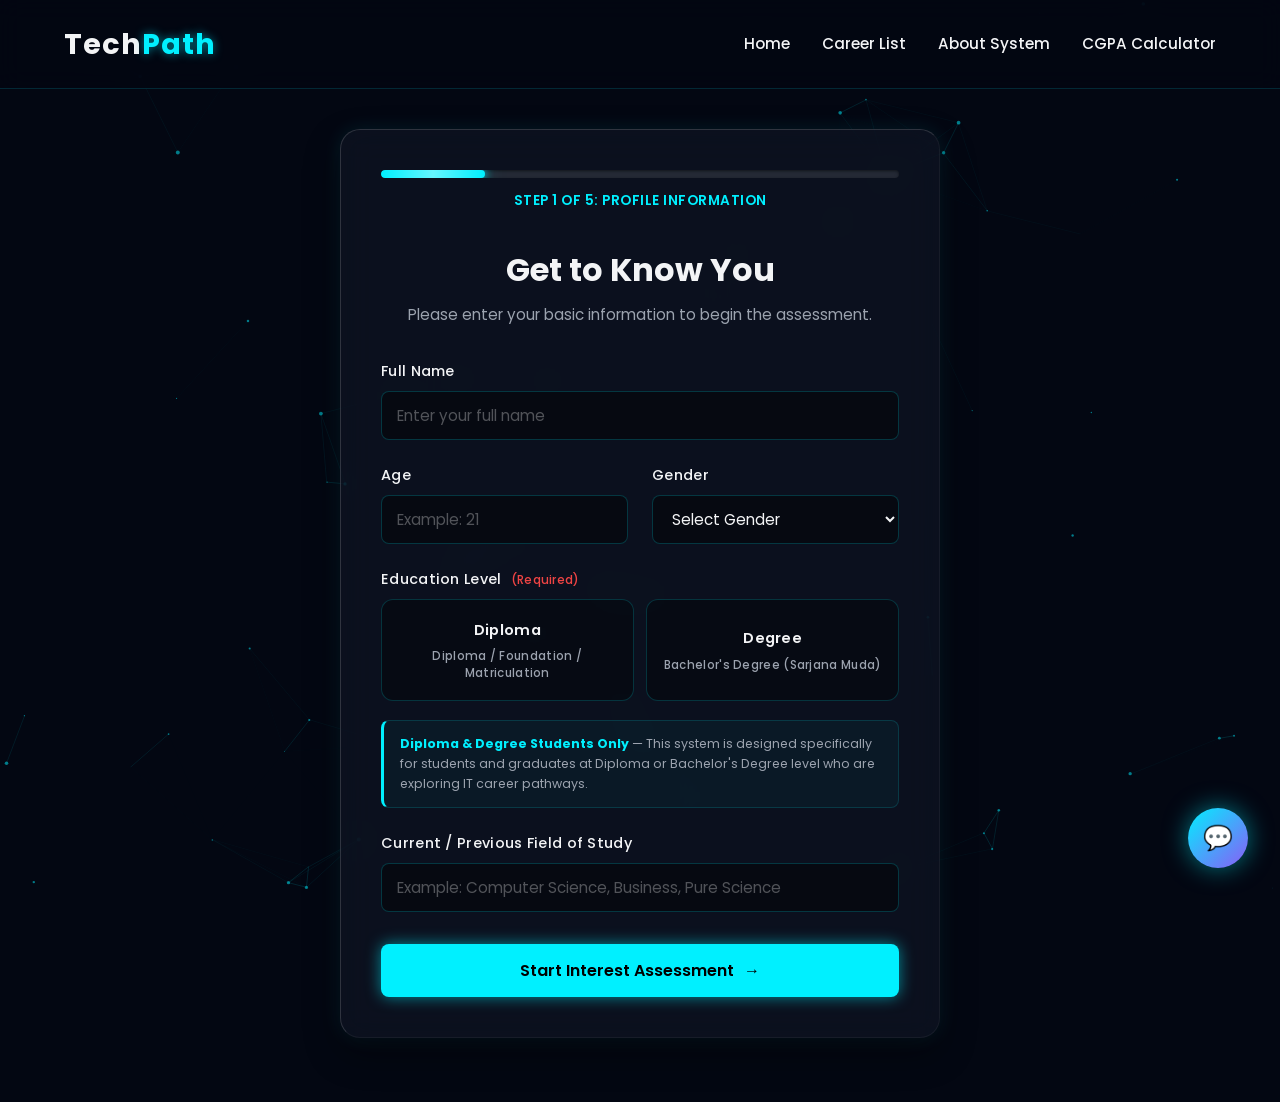
<file: user-info.html>
﻿<!DOCTYPE html>
<html lang="en">
<head>
    <meta charset="UTF-8">
    <meta name="viewport" content="width=device-width, initial-scale=1.0">
    <title>User Information | TechPath Expert</title>
    <link rel="stylesheet" href="style.css">
    <link href="https://fonts.googleapis.com/css2?family=Poppins:wght@300;400;500;600;700&display=swap" rel="stylesheet">
    
    <style>
        /* Page-specific styles: loading overlay and education card selector */

        /* --- Loading Overlay --- */
        .loading-overlay {
            position: fixed;
            top: 0; left: 0; width: 100%; height: 100%;
            background: rgba(3, 7, 18, 0.92);
            backdrop-filter: blur(15px);
            z-index: 9999;
            display: flex;
            justify-content: center;
            align-items: center;
            opacity: 0;
            pointer-events: none;
            transition: opacity 0.4s ease;
        }

        .loading-overlay.active {
            opacity: 1;
            pointer-events: auto;
        }

        .loader-content {
            text-align: center;
        }

        .spinner {
            width: 70px;
            height: 70px;
            border: 4px solid rgba(0, 240, 255, 0.1);
            border-top: 4px solid var(--cyan);
            border-radius: 50%;
            margin: 0 auto 1.5rem auto;
            animation: spin 1s linear infinite, pulse-glow 2s ease-in-out infinite;
        }

        .loader-content h3 {
            color: var(--text);
            font-size: 1.6rem;
            margin-bottom: 0.5rem;
            letter-spacing: 1px;
        }

        .loader-content p {
            color: var(--cyan);
            font-size: 0.95rem;
            animation: blink 1.5s infinite;
        }

        .processing-bar {
            width: 250px;
            height: 4px;
            background: rgba(255, 255, 255, 0.1);
            margin: 1.5rem auto 0;
            border-radius: 4px;
            overflow: hidden;
        }

        .processing-fill {
            height: 100%;
            background: var(--cyan);
            width: 0%;
            box-shadow: 0 0 10px var(--cyan);
        }

        /* Page-specific animations not in style.css */
        @keyframes pulse-glow {
            0%, 100% { box-shadow: 0 0 10px var(--glow); }
            50%       { box-shadow: 0 0 30px var(--cyan); }
        }

        @keyframes blink {
            0%, 100% { opacity: 1; }
            50%       { opacity: 0.4; }
        }

        @keyframes fillProgress {
            0%   { width: 0%; }
            100% { width: 100%; }
        }

        /* --- Education card selector --- */
        .edu-options {
            display: grid;
            grid-template-columns: 1fr 1fr;
            gap: 0.8rem;
            align-items: stretch;
        }

        .edu-options > div {
            display: flex;
            flex-direction: column;
        }

        .edu-option {
            display: none;
        }

        .edu-label {
            display: flex;
            flex-direction: column;
            align-items: center;
            justify-content: center;
            gap: 0.4rem;
            padding: 1.2rem 0.8rem;
            flex: 1;
            height: 100%;
            background: rgba(0, 0, 0, 0.35);
            border: 1px solid rgba(0, 240, 255, 0.18);
            border-radius: 12px;
            cursor: pointer;
            transition: all 0.25s ease;
            text-align: center;
        }

        .edu-label:hover {
            border-color: rgba(0, 240, 255, 0.45);
            background: rgba(0, 240, 255, 0.05);
        }

        .edu-option:checked + .edu-label {
            border-color: var(--cyan);
            background: rgba(0, 240, 255, 0.1);
            box-shadow: 0 0 15px rgba(0, 240, 255, 0.15);
        }

        .edu-icon { font-size: 1.6rem; }

        .edu-title {
            font-size: 0.9rem;
            font-weight: 600;
            color: var(--text);
        }

        .edu-subtitle {
            font-size: 0.72rem;
            color: var(--muted);
            line-height: 1.4;
        }

        .edu-option:checked + .edu-label .edu-title {
            color: var(--cyan);
        }

        @media (max-width: 380px) {
            .edu-options { grid-template-columns: 1fr; }
            .edu-label { flex-direction: row; justify-content: flex-start; text-align: left; padding: .9rem 1rem; gap: .8rem; }
            .edu-icon { font-size: 1.4rem; }
        }
    </style>
</head>
<body>
    <canvas id="particle-canvas"></canvas>

    <div id="loadingOverlay" class="loading-overlay">
        <div class="loader-content">
            <div class="spinner"></div>
            <h3>Initializing Inference Engine...</h3>
            <p>Processing user profile data</p>
            <div class="processing-bar">
                <div id="processingFill" class="processing-fill"></div>
            </div>
        </div>
    </div>

    <header class="header-container">
        <nav class="navbar">
            <div class="logo"><h1>Tech<span class="text-cyan">Path</span></h1></div>
            <ul class="nav-links">
                <li><a href="index.html">Home</a></li>
                <li><a href="knowledge-base.html">Career List</a></li>
                <li><a href="about.html">About System</a></li>
                <li><a href="cgpa.html">CGPA Calculator</a></li>
            </ul>
        </nav>
    </header>

    <main class="container form-layout">
        <section class="glass-card form-container">
            <div class="progress-wrapper">
                <div class="progress-bar">
                    <div class="progress-fill" style="width: 20%;"></div>
                </div>
                <p class="progress-text">Step 1 of 5: Profile Information</p>
            </div>

            <div class="form-header">
                <h2>Get to Know You</h2>
                <p>Please enter your basic information to begin the assessment.</p>
            </div>

            <form id="userInfoForm">
                <div class="form-group">
                    <label for="userName">Full Name</label>
                    <input type="text" id="userName" name="userName" required placeholder="Enter your full name">
                </div>

                <div class="form-row">
                    <div class="form-group half">
                        <label for="userAge">Age</label>
                        <input type="number" id="userAge" name="userAge" required placeholder="Example: 21" min="18" max="60">
                    </div>
                    <div class="form-group half">
                        <label for="userGender">Gender</label>
                        <select id="userGender" name="userGender" required>
                            <option value="" disabled selected>Select Gender</option>
                            <option value="Male">Male</option>
                            <option value="Female">Female</option>
                        </select>
                    </div>
                </div>

                <div class="form-group">
                    <label>Education Level <span style="color:#ef4444;font-size:0.75rem;margin-left:0.3rem;">(Required)</span></label>
                    <div class="edu-options">
                        <div>
                            <input class="edu-option" type="radio" id="eduDiploma" name="userEducation" value="Diploma" required>
                            <label class="edu-label" for="eduDiploma">
                                <span class="edu-title">Diploma</span>
                                <span class="edu-subtitle">Diploma / Foundation / Matriculation</span>
                            </label>
                        </div>
                        <div>
                            <input class="edu-option" type="radio" id="eduDegree" name="userEducation" value="Degree" required>
                            <label class="edu-label" for="eduDegree">
                                <span class="edu-title">Degree</span>
                                <span class="edu-subtitle">Bachelor's Degree (Sarjana Muda)</span>
                            </label>
                        </div>
                    </div>

                    <!-- Eligibility notice bawah education cards -->
                    <div style="margin-top:0.7rem;padding:.8rem 1rem;background:rgba(0,240,255,.04);border:1px solid rgba(0,240,255,.15);border-left:3px solid var(--cyan);border-radius:8px;">
                        <p style="font-size:.78rem;color:var(--muted);line-height:1.6;margin:0;"><strong style="color:var(--cyan);">Diploma &amp; Degree Students Only</strong> — This system is designed specifically for students and graduates at Diploma or Bachelor's Degree level who are exploring IT career pathways.</p>
                    </div>

                    <p id="eduError" style="display:none;color:#f87171;font-size:0.8rem;margin-top:0.5rem;">Please select your education level to continue.</p>
                </div>

                <div class="form-group">
                    <label for="userMajor">Current / Previous Field of Study</label>
                    <input type="text" id="userMajor" name="userMajor" required placeholder="Example: Computer Science, Business, Pure Science">
                </div>

                <div class="form-actions mt-4">
                    <button type="submit" class="btn btn-primary btn-block">Start Interest Assessment <span class="arrow">→</span></button>
                </div>
            </form>
        </section>
    </main>

    <script src="script.js"></script>

    <script>
        const canvas = document.getElementById('particle-canvas');
        const ctx = canvas.getContext('2d');
        let particles = [];

        function resizeCanvas() {
            canvas.width = window.innerWidth;
            canvas.height = window.innerHeight;
        }

        window.addEventListener('resize', resizeCanvas);
        resizeCanvas();

        class Particle {
            constructor() {
                this.x = Math.random() * canvas.width;
                this.y = Math.random() * canvas.height;
                this.size = Math.random() * 2;
                this.speedX = Math.random() * 1 - 0.5;
                this.speedY = Math.random() * 1 - 0.5;
                this.color = 'rgba(0, 240, 255, 0.5)';
            }

            update() {
                this.x += this.speedX;
                this.y += this.speedY;

                if (this.x > canvas.width) this.x = 0;
                if (this.x < 0) this.x = canvas.width;
                if (this.y > canvas.height) this.y = 0;
                if (this.y < 0) this.y = canvas.height;
            }

            draw() {
                ctx.fillStyle = this.color;
                ctx.beginPath();
                ctx.arc(this.x, this.y, this.size, 0, Math.PI * 2);
                ctx.fill();
            }
        }

        function init() {
            particles = [];
            let numberOfParticles = (canvas.width * canvas.height) / 15000;
            for (let i = 0; i < numberOfParticles; i++) {
                particles.push(new Particle());
            }
        }

        function animateParticles() {
            ctx.clearRect(0, 0, canvas.width, canvas.height);
            for (let i = 0; i < particles.length; i++) {
                particles[i].update();
                particles[i].draw();

                for (let j = i; j < particles.length; j++) {
                    const dx = particles[i].x - particles[j].x;
                    const dy = particles[i].y - particles[j].y;
                    const distance = Math.sqrt(dx * dx + dy * dy);

                    if (distance < 120) {
                        ctx.beginPath();
                        ctx.strokeStyle = `rgba(0, 240, 255, ${0.15 - distance/800})`;
                        ctx.lineWidth = 1;
                        ctx.moveTo(particles[i].x, particles[i].y);
                        ctx.lineTo(particles[j].x, particles[j].y);
                        ctx.stroke();
                    }
                }
            }
            requestAnimationFrame(animateParticles);
        }

        init();
        animateParticles();
    </script>

    <script>
        document.getElementById('userInfoForm').addEventListener('submit', function(e) {
            e.preventDefault();

            // 1. Validate education radio selection
            const selectedEdu = document.querySelector('input[name="userEducation"]:checked');
            const eduError    = document.getElementById('eduError');

            if (!selectedEdu) {
                eduError.style.display = 'block';
                document.querySelector('.edu-options').scrollIntoView({ behavior: 'smooth', block: 'center' });
                return;
            }
            eduError.style.display = 'none';

            // 2. Build user profile
            const userProfile = {
                nama:       document.getElementById('userName').value.trim(),
                umur:       document.getElementById('userAge').value,
                jantina:    document.getElementById('userGender').value,
                pendidikan: selectedEdu.value,
                bidang:     document.getElementById('userMajor').value.trim()
            };

            // 3. Save to Local Storage
            localStorage.setItem('techpath_userProfile', JSON.stringify(userProfile));

            // 4. Show loading overlay
            const overlay        = document.getElementById('loadingOverlay');
            const processingFill = document.getElementById('processingFill');
            overlay.classList.add('active');
            processingFill.style.animation = 'fillProgress 2s ease-in-out forwards';

            // 5. Redirect after 2.5s
            setTimeout(function() {
                window.location.href = 'assessment-1.html';
            }, 2500);
        });

        // Hide edu error on any radio click
        document.querySelectorAll('input[name="userEducation"]').forEach(r => {
            r.addEventListener('change', () => {
                document.getElementById('eduError').style.display = 'none';
            });
        });
    </script>
</body>
</html>
</file>
<file: style.css>
/* =========================================
   TECHPATH EXPERT SYSTEM - STYLE GUIDE
   Theme: Modern Futuristic / Neon
   ========================================= */

/* --- 1. CSS VARIABLES --- */
:root {
    --bg: #030712;
    --cyan: #00f0ff;
    --glow: rgba(0, 240, 255, 0.55);
    --purple: #8b5cf6;
    --card: rgba(17, 24, 39, 0.6);
    --text: #f3f4f6;
    --muted: #9ca3af;
    /* legacy aliases for other pages */
    --dark-blue: #030712;
    --navy-blue: #0A192F;
    --white: #f3f4f6;
    --slate: #9ca3af;
    --cyan-glow: rgba(0, 240, 255, 0.4);
    --font-main: 'Poppins', sans-serif;
}

/* --- 2. RESET --- */
*, *::before, *::after {
    margin: 0;
    padding: 0;
    box-sizing: border-box;
}

html {
    scroll-behavior: smooth;
}

body {
    font-family: var(--font-main);
    background: var(--bg);
    color: var(--text);
    line-height: 1.6;
    overflow-x: hidden;
    display: flex;
    flex-direction: column;
    min-height: 100vh;
}

/* Allow old pages that use bg-navy class without breaking layout */
body.bg-navy {
    background: var(--bg);
}

/* --- 3. TYPOGRAPHY & UTILITIES --- */
h1, h2, h3, h4 {
    color: var(--text);
    font-weight: 600;
}

a {
    text-decoration: none;
}

.text-cyan {
    color: var(--cyan);
    text-shadow: 0 0 10px var(--glow);
}

.text-white { color: var(--text); }
.text-large { font-size: 3rem; font-weight: 700; line-height: 1; }
.font-weight-bold { font-weight: 700; }
.mb-2 { margin-bottom: 0.5rem; }
.mb-3 { margin-bottom: 1rem; }
.mb-4 { margin-bottom: 2rem; }
.mt-2 { margin-top: 0.5rem; }
.mt-3 { margin-top: 1rem; }
.mt-4 { margin-top: 2rem; }
.text-center { text-align: center; }

/* --- 4. BACKGROUND ELEMENTS --- */
#particle-canvas {
    position: fixed;
    top: 0;
    left: 0;
    width: 100vw;
    height: 100vh;
    z-index: -1;
    pointer-events: none;
}

.grid-bg {
    position: fixed;
    inset: 0;
    z-index: -2;
    background-image:
        linear-gradient(rgba(0, 240, 255, 0.03) 1px, transparent 1px),
        linear-gradient(90deg, rgba(0, 240, 255, 0.03) 1px, transparent 1px);
    background-size: 50px 50px;
    animation: gridDrift 20s linear infinite;
    pointer-events: none;
}

.glow-orb, .orb-1, .orb-2 {
    position: fixed;
    border-radius: 50%;
    filter: blur(80px);
    pointer-events: none;
    z-index: -1;
}

.orb-1 {
    width: 400px;
    height: 400px;
    background: rgba(0, 240, 255, 0.06);
    top: -100px;
    left: -100px;
    animation: floatOrb 12s ease-in-out infinite alternate;
}

.orb-2 {
    width: 300px;
    height: 300px;
    background: rgba(139, 92, 246, 0.06);
    bottom: -80px;
    right: -80px;
    animation: floatOrb 15s ease-in-out infinite alternate-reverse;
}

/* --- 5. HEADER & NAVIGATION --- */
.header-container {
    background: rgba(3, 7, 18, 0.85);
    backdrop-filter: blur(12px);
    -webkit-backdrop-filter: blur(12px);
    border-bottom: 1px solid rgba(0, 240, 255, 0.15);
    position: sticky;
    top: 0;
    z-index: 200;
}

/* Slim header: centered logo, no nav links — used by assessment & user-info pages */
.header-container.slim {
    display: flex;
    justify-content: center;
    align-items: center;
    padding: 1rem 5%;
    text-align: center;
}

.navbar {
    display: flex;
    justify-content: space-between;
    align-items: center;
    padding: 1.3rem 5%;
    max-width: 1300px;
    min-height: 70px;
    margin: 0 auto;
}

.logo h1 {
    font-size: 1.8rem;
    font-weight: 700;
    letter-spacing: 1px;
    margin: 0;
    color: var(--text);
}

.nav-links {
    display: flex;
    list-style: none;
    gap: 2rem;
}

.nav-links a {
    color: var(--text);
    text-decoration: none;
    font-size: 0.95rem;
    font-weight: 500;
    position: relative;
    padding-bottom: 4px;
    transition: color 0.3s ease;
}

.nav-links a::after {
    content: '';
    position: absolute;
    bottom: 0;
    left: 0;
    width: 0;
    height: 2px;
    background: var(--cyan);
    box-shadow: 0 0 6px var(--glow);
    transition: width 0.3s ease;
}

.nav-links a:hover,
.nav-links a.active {
    color: var(--cyan);
}

.nav-links a:hover::after,
.nav-links a.active::after {
    width: 100%;
}

/* --- 6. LAYOUT & CONTAINERS --- */
.container {
    width: 90%;
    max-width: 1200px;
    margin: 0 auto;
    padding: 2rem 0;
}

/* Full-page wrap used by result/about/index pages */
.page-wrap {
    max-width: 1100px;
    margin: 0 auto;
    padding: 2.5rem 5% 4rem;
    z-index: 10;
    position: relative;
}

/* Form pages layout */
.form-layout {
    flex: 1;
    display: flex;
    align-items: flex-start;
    justify-content: center;
    padding: 2.5rem 5% 4rem;
}

/* Allows .container.form-layout combo used by assessment pages */
.container.form-layout {
    width: 100%;
    max-width: 100%;
    padding: 2.5rem 5% 4rem;
}

/* --- 7. FORM CONTAINERS --- */
.form-container {
    width: 100%;
    max-width: 600px;
}

.form-container.wide {
    width: 100%;
    max-width: 800px;
}

.form-header {
    text-align: center;
    margin-bottom: 2rem;
}

.form-header h2 {
    font-size: 2rem;
    font-weight: 700;
    margin-bottom: 0.5rem;
    color: var(--text);
}

.form-header p {
    color: var(--muted);
    font-size: 0.95rem;
    line-height: 1.6;
}

.form-group {
    margin-bottom: 1.5rem;
}

.form-row {
    display: flex;
    gap: 1.5rem;
}

.form-group.half {
    flex: 1;
}

label {
    display: block;
    color: var(--text);
    margin-bottom: 0.5rem;
    font-size: 0.9rem;
    font-weight: 500;
    letter-spacing: 0.3px;
}

input[type="text"],
input[type="number"],
select,
.form-input {
    width: 100%;
    padding: 12px 15px;
    background: rgba(0, 0, 0, 0.4);
    border: 1px solid rgba(0, 240, 255, 0.2);
    border-radius: 8px;
    color: var(--text);
    font-family: var(--font-main);
    font-size: 0.95rem;
    transition: border-color 0.3s ease, box-shadow 0.3s ease, background 0.3s ease;
    outline: none;
}

input::placeholder {
    color: rgba(255, 255, 255, 0.3);
}

input:focus,
select:focus {
    border-color: var(--cyan);
    box-shadow: 0 0 15px rgba(0, 240, 255, 0.3);
    background: rgba(0, 240, 255, 0.05);
}

select option {
    background-color: #0f172a;
    color: var(--text);
}

/* --- 8. GLASS CARD --- */
.glass-card {
    background: var(--card);
    backdrop-filter: blur(16px);
    -webkit-backdrop-filter: blur(16px);
    border: 1px solid rgba(255, 255, 255, 0.05);
    border-top: 1px solid rgba(255, 255, 255, 0.15);
    border-left: 1px solid rgba(255, 255, 255, 0.15);
    border-radius: 20px;
    padding: 2.5rem;
    box-shadow: 0 15px 35px rgba(0, 0, 0, 0.4), 0 0 20px rgba(0, 240, 255, 0.1);
    position: relative;
    overflow: hidden;
    animation: fadeIn 0.8s ease-out forwards;
}

.glass-card:hover {
    border-color: rgba(0, 240, 255, 0.2);
}

/* Named alias for the top-line (if used as a child element instead) */
.card-topline {
    position: absolute;
    top: 0;
    left: 0;
    right: 0;
    height: 3px;
    background: linear-gradient(90deg, transparent, var(--cyan), transparent);
}

/* --- 9. BUTTONS --- */
.btn {
    display: inline-block;
    padding: 14px 2rem;
    border-radius: 8px;
    text-decoration: none;
    font-weight: 600;
    font-size: 1rem;
    font-family: var(--font-main);
    cursor: pointer;
    transition: all 0.3s ease;
    text-align: center;
    border: none;
}

.btn-primary {
    background-color: var(--cyan);
    color: #000;
    box-shadow: 0 0 15px var(--glow);
    display: flex;
    justify-content: center;
    align-items: center;
    gap: 10px;
}

.btn-primary:hover {
    box-shadow: 0 0 25px var(--glow), 0 0 40px rgba(0, 240, 255, 0.4);
    transform: translateY(-2px);
}

.btn-secondary {
    background-color: transparent;
    color: var(--cyan);
    border: 1px solid var(--cyan);
}

.btn-secondary:hover {
    background-color: rgba(0, 240, 255, 0.1);
    transform: translateY(-3px);
}

.btn-block {
    width: 100%;
}

.btn-small {
    padding: 0.5rem 1rem;
    font-size: 0.85rem;
}

.arrow {
    display: inline-block;
    transition: transform 0.3s ease;
}

.btn:hover .arrow {
    transform: translateX(5px);
}

/* --- 10. PROGRESS BAR --- */
.progress-wrapper {
    margin-bottom: 2rem;
    text-align: center;
}

.progress-bar {
    width: 100%;
    height: 8px;
    background: rgba(255, 255, 255, 0.1);
    border-radius: 10px;
    overflow: hidden;
    margin-bottom: 0.8rem;
    box-shadow: inset 0 1px 3px rgba(0, 0, 0, 0.5);
}

.progress-fill {
    height: 100%;
    background: var(--cyan);
    border-radius: 10px;
    box-shadow: 0 0 10px var(--cyan), 0 0 20px var(--glow);
    transition: width 0.5s ease-in-out;
    position: relative;
}

.progress-fill::after {
    content: '';
    position: absolute;
    top: 0;
    left: 0;
    right: 0;
    bottom: 0;
    background: linear-gradient(90deg, transparent, rgba(255, 255, 255, 0.4), transparent);
    animation: loading 1.5s infinite;
}

.progress-text {
    color: var(--cyan);
    font-size: 0.85rem;
    font-weight: 600;
    letter-spacing: 0.5px;
    text-transform: uppercase;
}

/* Small progress bar variant used on result/dashboard pages */
.progress-wrapper-small {
    margin: 10px 0;
    display: flex;
    align-items: center;
    gap: 10px;
}

/* --- 11. ASSESSMENT QUESTION CARDS --- */
.questions-container {
    display: flex;
    flex-direction: column;
    gap: 1.5rem;
    margin-bottom: 2rem;
}

.question-card {
    background: rgba(0, 0, 0, 0.3);
    border: 1px solid rgba(0, 240, 255, 0.1);
    border-radius: 12px;
    padding: 1.5rem;
    transition: all 0.3s ease;
}

.question-card:hover {
    border-color: rgba(0, 240, 255, 0.3);
    box-shadow: 0 5px 15px rgba(0, 240, 255, 0.05);
    background: rgba(0, 240, 255, 0.02);
}

.question-text {
    font-size: 1.05rem;
    margin-bottom: 1.2rem;
    color: var(--text);
    letter-spacing: 0.3px;
}

.question-text strong {
    color: var(--cyan);
    margin-right: 5px;
}

/* --- 12. RADIO BUTTONS (RATING SCALE) --- */
.rating-group {
    display: flex;
    justify-content: space-between;
    max-width: 450px;
    margin: 0 auto;
    gap: 10px;
}

.radio-label {
    position: relative;
    cursor: pointer;
    display: flex;
    flex-direction: column;
    align-items: center;
    flex: 1;
}

.radio-label input[type="radio"] {
    position: absolute;
    opacity: 0;
    cursor: pointer;
}

.radio-custom {
    display: flex;
    align-items: center;
    justify-content: center;
    width: 45px;
    height: 45px;
    border-radius: 50%;
    border: 1px solid rgba(0, 240, 255, 0.3);
    background: rgba(17, 24, 39, 0.8);
    color: var(--muted);
    font-weight: 600;
    font-size: 1.1rem;
    transition: all 0.3s ease;
}

.radio-label:hover .radio-custom {
    border-color: var(--cyan);
    box-shadow: 0 0 10px rgba(0, 240, 255, 0.2);
    color: var(--cyan);
}

.radio-label input:checked + .radio-custom {
    background: var(--cyan);
    color: #000;
    border-color: var(--cyan);
    box-shadow: 0 0 15px var(--glow);
    transform: scale(1.15);
}

/* --- 13. TOAST NOTIFICATION --- */
.custom-toast {
    position: fixed;
    top: 20px;
    left: 50%;
    transform: translateX(-50%) translateY(-30px);
    background: rgba(17, 24, 39, 0.95);
    border: 1px solid var(--cyan);
    box-shadow: 0 0 20px rgba(0, 240, 255, 0.4);
    color: var(--cyan);
    padding: 12px 25px;
    border-radius: 50px;
    font-size: 0.95rem;
    font-weight: 500;
    z-index: 1000;
    opacity: 0;
    pointer-events: none;
    transition: all 0.4s cubic-bezier(0.68, -0.55, 0.265, 1.55);
    display: flex;
    align-items: center;
    gap: 12px;
    font-family: var(--font-main);
}

.custom-toast.show {
    opacity: 1;
    transform: translateX(-50%) translateY(0);
}

.custom-toast .spinner {
    width: 18px;
    height: 18px;
    border: 2px solid transparent;
    border-top: 2px solid var(--cyan);
    border-right: 2px solid var(--cyan);
    border-radius: 50%;
    animation: spin 1s linear infinite;
    flex-shrink: 0;
}

/* --- 14. SCROLL REVEAL --- */
.reveal {
    opacity: 0;
    transform: translateY(30px);
    transition: opacity 0.7s ease, transform 0.7s ease;
}

.reveal.visible {
    opacity: 1;
    transform: translateY(0);
}

/* --- 15. DASHBOARD & RESULTS --- */
.dashboard-layout {
    display: flex;
    flex-direction: column;
}

.top-match-card {
    position: relative;
    overflow: hidden;
    display: flex;
    gap: 2rem;
    border-color: var(--cyan);
}

.badge-ribbon {
    position: absolute;
    top: 20px;
    right: -35px;
    background: var(--cyan);
    color: var(--bg);
    padding: 5px 40px;
    transform: rotate(45deg);
    font-weight: 700;
    font-size: 0.8rem;
    box-shadow: 0 2px 4px rgba(0, 0, 0, 0.3);
}

.badge-small {
    display: inline-block;
    background: rgba(0, 240, 255, 0.1);
    color: var(--cyan);
    padding: 3px 10px;
    border-radius: 12px;
    font-size: 0.75rem;
    font-weight: 600;
    margin-bottom: 10px;
}

.match-score {
    display: flex;
    flex-direction: column;
    justify-content: center;
    align-items: center;
    min-width: 150px;
    border-right: 1px solid rgba(255, 255, 255, 0.1);
    padding-right: 2rem;
}

.career-info {
    flex: 1;
}

.career-details-grid {
    display: grid;
    grid-template-columns: 1fr 1fr;
    gap: 1rem;
    margin-top: 1.5rem;
}

.detail-box {
    background: rgba(0, 0, 0, 0.3);
    padding: 1rem;
    border-radius: 8px;
}

.detail-box.full-width {
    grid-column: 1 / -1;
}

.detail-box h4 {
    font-size: 0.9rem;
    margin-bottom: 0.5rem;
    color: var(--muted);
}

.runner-ups-grid {
    display: grid;
    grid-template-columns: 1fr 1fr;
    gap: 1.5rem;
}

.runner-up-card {
    padding: 1.5rem;
}

/* --- 16. ANIMATIONS --- */
@keyframes fadeIn {
    from { opacity: 0; transform: translateY(30px); }
    to   { opacity: 1; transform: translateY(0); }
}

@keyframes scanline {
    0%   { transform: translateX(-100%); }
    100% { transform: translateX(100%); }
}

@keyframes loading {
    0%   { transform: translateX(-100%); }
    100% { transform: translateX(100%); }
}

@keyframes spin {
    100% { transform: rotate(360deg); }
}

@keyframes gridDrift {
    0%   { transform: translate(0, 0); }
    100% { transform: translate(50px, 50px); }
}

@keyframes floatOrb {
    0%   { transform: translate(0, 0) scale(1); }
    100% { transform: translate(40px, 30px) scale(1.1); }
}

/* --- 17. AI CHAT WIDGET --- */
.chat-widget {
    position: fixed;
    bottom: 2rem;
    right: 2rem;
    z-index: 9999;
    display: flex;
    flex-direction: column;
    align-items: flex-end;
    gap: 1rem;
    pointer-events: none; /* container box stays even when chat-window is scaled to 0 — don't let it swallow clicks meant for content behind it */
}

.chat-toggle {
    width: 60px;
    height: 60px;
    border-radius: 50%;
    background: linear-gradient(135deg, var(--cyan), #8b5cf6);
    border: none;
    cursor: pointer;
    display: flex;
    align-items: center;
    justify-content: center;
    font-size: 1.5rem;
    pointer-events: auto;
    box-shadow: 0 0 25px rgba(0, 240, 255, 0.5), 0 4px 15px rgba(0, 0, 0, 0.4);
    transition: all 0.3s ease;
    position: relative;
    flex-shrink: 0;
}

.chat-toggle:hover {
    transform: scale(1.1);
    box-shadow: 0 0 40px rgba(0, 240, 255, 0.7), 0 4px 20px rgba(0, 0, 0, 0.5);
}

.chat-notif {
    position: absolute;
    top: -3px;
    right: -3px;
    width: 16px;
    height: 16px;
    background: #ff4d6d;
    border-radius: 50%;
    border: 2px solid var(--bg);
    display: none;
    animation: chatPulse 1.5s infinite;
}

@keyframes chatPulse {
    0%   { box-shadow: 0 0 0 0 rgba(255, 77, 109, 0.7); }
    70%  { box-shadow: 0 0 0 8px rgba(255, 77, 109, 0); }
    100% { box-shadow: 0 0 0 0 rgba(255, 77, 109, 0); }
}

.chat-window {
    width: 360px;
    height: 490px;
    background: rgba(3, 7, 18, 0.97);
    backdrop-filter: blur(20px);
    border: 1px solid rgba(0, 240, 255, 0.2);
    border-radius: 20px;
    display: flex;
    flex-direction: column;
    overflow: hidden;
    box-shadow: 0 25px 50px rgba(0, 0, 0, 0.7), 0 0 40px rgba(0, 240, 255, 0.08);
    transform-origin: bottom right;
    transform: scale(0) translateY(20px);
    opacity: 0;
    transition: transform 0.3s cubic-bezier(0.175, 0.885, 0.32, 1.275), opacity 0.3s ease;
    pointer-events: none;
}

.chat-window.open {
    transform: scale(1) translateY(0);
    opacity: 1;
    pointer-events: all;
}

.chat-header {
    padding: 1rem 1.2rem;
    background: rgba(0, 240, 255, 0.04);
    border-bottom: 1px solid rgba(0, 240, 255, 0.12);
    display: flex;
    align-items: center;
    justify-content: space-between;
    flex-shrink: 0;
    position: relative;
}

.chat-header::after {
    content: '';
    position: absolute;
    bottom: 0; left: 0; right: 0;
    height: 1px;
    background: linear-gradient(90deg, transparent, rgba(0, 240, 255, 0.4), transparent);
}

.chat-header-info {
    display: flex;
    align-items: center;
    gap: 0.8rem;
}

.chat-avatar {
    width: 40px;
    height: 40px;
    border-radius: 50%;
    background: linear-gradient(135deg, rgba(0, 240, 255, 0.15), rgba(139, 92, 246, 0.15));
    border: 1px solid rgba(0, 240, 255, 0.35);
    display: flex;
    align-items: center;
    justify-content: center;
    font-size: 1.2rem;
    box-shadow: 0 0 12px rgba(0, 240, 255, 0.2);
}

.chat-name {
    font-size: 0.95rem;
    font-weight: 600;
    color: var(--text);
    font-family: var(--font-main);
}

.chat-status {
    display: flex;
    align-items: center;
    gap: 5px;
    font-size: 0.72rem;
    color: var(--cyan);
    font-family: var(--font-main);
}

.chat-status::before {
    content: '';
    width: 6px;
    height: 6px;
    background: var(--cyan);
    border-radius: 50%;
    box-shadow: 0 0 6px var(--cyan);
    animation: chatPulse 1.5s infinite;
}

.chat-header-actions {
    display: flex;
    align-items: center;
    gap: 6px;
}

.chat-lang-btn {
    background: rgba(0, 240, 255, 0.08);
    border: 1px solid rgba(0, 240, 255, 0.35);
    color: var(--cyan);
    font-size: 0.7rem;
    font-weight: 700;
    font-family: var(--font-main);
    letter-spacing: 0.5px;
    cursor: pointer;
    padding: 3px 8px;
    border-radius: 20px;
    transition: all 0.2s ease;
    flex-shrink: 0;
}

.chat-lang-btn:hover {
    background: rgba(0, 240, 255, 0.18);
    box-shadow: 0 0 10px rgba(0, 240, 255, 0.25);
}

.chat-close-btn {
    background: none;
    border: none;
    color: var(--muted);
    font-size: 1rem;
    cursor: pointer;
    padding: 5px;
    border-radius: 50%;
    width: 28px;
    height: 28px;
    display: flex;
    align-items: center;
    justify-content: center;
    transition: color 0.2s, background 0.2s;
    flex-shrink: 0;
}

.chat-close-btn:hover {
    color: var(--text);
    background: rgba(255, 255, 255, 0.08);
}

.chat-messages {
    flex: 1;
    overflow-y: auto;
    padding: 1rem;
    display: flex;
    flex-direction: column;
    gap: 0.75rem;
    scroll-behavior: smooth;
}

.chat-messages::-webkit-scrollbar { width: 4px; }
.chat-messages::-webkit-scrollbar-track { background: transparent; }
.chat-messages::-webkit-scrollbar-thumb {
    background: rgba(0, 240, 255, 0.2);
    border-radius: 2px;
}

.chat-bubble {
    max-width: 84%;
    padding: 0.7rem 0.95rem;
    border-radius: 16px;
    font-size: 0.875rem;
    line-height: 1.55;
    font-family: var(--font-main);
    animation: bubbleIn 0.28s ease-out;
    white-space: pre-line;
}

@keyframes bubbleIn {
    from { opacity: 0; transform: translateY(8px); }
    to   { opacity: 1; transform: translateY(0); }
}

.chat-bubble.bot {
    background: rgba(0, 240, 255, 0.05);
    border: 1px solid rgba(0, 240, 255, 0.14);
    color: #d1d5db;
    align-self: flex-start;
    border-bottom-left-radius: 4px;
}

.chat-bubble.user {
    background: linear-gradient(135deg, rgba(0, 240, 255, 0.12), rgba(139, 92, 246, 0.12));
    border: 1px solid rgba(0, 240, 255, 0.22);
    color: var(--text);
    align-self: flex-end;
    border-bottom-right-radius: 4px;
}

.chat-typing {
    align-self: flex-start;
    padding: 0.7rem 1rem;
    background: rgba(0, 240, 255, 0.05);
    border: 1px solid rgba(0, 240, 255, 0.14);
    border-radius: 16px;
    border-bottom-left-radius: 4px;
    display: flex;
    gap: 5px;
    align-items: center;
}

.chat-typing span {
    width: 7px;
    height: 7px;
    background: rgba(0, 240, 255, 0.5);
    border-radius: 50%;
    animation: typingBounce 1.2s infinite;
}

.chat-typing span:nth-child(2) { animation-delay: 0.2s; }
.chat-typing span:nth-child(3) { animation-delay: 0.4s; }

@keyframes typingBounce {
    0%, 60%, 100% { transform: translateY(0); opacity: 0.5; }
    30% { transform: translateY(-8px); opacity: 1; }
}

.chat-input-area {
    padding: 0.8rem 1rem;
    border-top: 1px solid rgba(0, 240, 255, 0.1);
    display: flex;
    gap: 0.6rem;
    flex-shrink: 0;
    background: rgba(0, 0, 0, 0.15);
}

.chat-input-area input {
    flex: 1;
    background: rgba(255, 255, 255, 0.04);
    border: 1px solid rgba(0, 240, 255, 0.18);
    border-radius: 10px;
    padding: 0.6rem 0.9rem;
    color: var(--text);
    font-size: 0.875rem;
    font-family: var(--font-main);
    outline: none;
    transition: border-color 0.2s, box-shadow 0.2s;
}

.chat-input-area input::placeholder { color: rgba(156, 163, 175, 0.55); }

.chat-input-area input:focus {
    border-color: rgba(0, 240, 255, 0.45);
    box-shadow: 0 0 10px rgba(0, 240, 255, 0.08);
}

.chat-send-btn {
    width: 40px;
    height: 40px;
    border-radius: 10px;
    background: linear-gradient(135deg, var(--cyan), #8b5cf6);
    border: none;
    cursor: pointer;
    color: #000;
    font-size: 1rem;
    display: flex;
    align-items: center;
    justify-content: center;
    transition: all 0.2s ease;
    flex-shrink: 0;
    font-weight: 700;
}

.chat-send-btn:hover {
    transform: scale(1.1);
    box-shadow: 0 0 15px rgba(0, 240, 255, 0.4);
}

/* --- 18. RESPONSIVE DESIGN --- */
@media (max-width: 768px) {
    .navbar {
        flex-direction: row;
        padding: 1rem 5%;
        min-height: 60px;
    }

    .nav-links {
        display: none;
    }

    .form-row {
        flex-direction: column;
        gap: 0;
    }

    .top-match-card {
        flex-direction: column;
    }

    .match-score {
        border-right: none;
        border-bottom: 1px solid rgba(255, 255, 255, 0.1);
        padding-right: 0;
        padding-bottom: 1rem;
    }

    .career-details-grid {
        grid-template-columns: 1fr;
    }

    .runner-ups-grid {
        grid-template-columns: 1fr;
    }

    .rating-group {
        flex-wrap: wrap;
    }

    .chat-window {
        width: calc(100vw - 3rem);
        height: 420px;
    }

    .chat-widget {
        bottom: 1rem;
        right: 1rem;
    }
}

@media (max-width: 600px) {
    .glass-card { padding: 1.2rem; }
    .form-header h2 { font-size: 1.5rem; }
    .form-header p { font-size: .88rem; }
    .radio-custom { width: 36px; height: 36px; font-size: .9rem; }
    .rating-group { max-width: 100%; gap: 6px; }
    .container { width: 100%; padding: .8rem 0; }
    .page-wrap { padding: 1.5rem 4% 3rem; }

    /* Buttons full-width on mobile forms */
    .btn-block { font-size: .95rem; padding: 12px 1rem; }

    /* Progress text smaller */
    .progress-text { font-size: .75rem; }

    /* Form cards edge-to-edge on very small screens */
    .form-container.wide { max-width: 100%; }
}

/* ── HAMBURGER MENU ── */
.hamburger {
    display: none;
    flex-direction: column;
    justify-content: center;
    gap: 5px;
    cursor: pointer;
    background: none;
    border: 1px solid rgba(0,240,255,.2);
    border-radius: 8px;
    padding: 8px 10px;
    transition: border-color .3s;
}
.hamburger:hover { border-color: var(--cyan); }
.hamburger span {
    display: block;
    width: 22px;
    height: 2px;
    background: var(--text);
    border-radius: 2px;
    transition: all .35s ease;
}
.hamburger.active span:nth-child(1) { transform: rotate(45deg) translate(5px, 5px); background: var(--cyan); }
.hamburger.active span:nth-child(2) { opacity: 0; }
.hamburger.active span:nth-child(3) { transform: rotate(-45deg) translate(5px, -5px); background: var(--cyan); }

/* Mobile fullscreen menu */
.mobile-menu {
    position: fixed;
    inset: 0;
    z-index: 199;
    background: rgba(3,7,18,.97);
    backdrop-filter: blur(20px);
    display: flex;
    flex-direction: column;
    align-items: center;
    justify-content: center;
    gap: 2.5rem;
    opacity: 0;
    pointer-events: none;
    transition: opacity .3s ease;
}
.mobile-menu.open { opacity: 1; pointer-events: all; }
.mobile-menu a {
    text-decoration: none;
    color: var(--text);
    font-size: 1.4rem;
    font-weight: 600;
    letter-spacing: .5px;
    transition: color .3s, text-shadow .3s;
    position: relative;
}
.mobile-menu a::after {
    content: '';
    position: absolute;
    bottom: -6px; left: 0; right: 0;
    height: 2px;
    background: var(--cyan);
    transform: scaleX(0);
    transition: transform .3s ease;
}
.mobile-menu a:hover { color: var(--cyan); }
.mobile-menu a:hover::after { transform: scaleX(1); }
.mobile-menu a.active { color: var(--cyan); }
.mobile-menu-close {
    position: absolute;
    top: 1.5rem; right: 1.5rem;
    background: rgba(255,255,255,.06);
    border: 1px solid rgba(255,255,255,.1);
    color: var(--muted);
    border-radius: 8px;
    width: 40px; height: 40px;
    font-size: 1.1rem;
    cursor: pointer;
    display: flex; align-items: center; justify-content: center;
    transition: all .2s;
}
.mobile-menu-close:hover { color: var(--text); background: rgba(255,255,255,.1); }

@media (max-width: 768px) {
    .hamburger { display: flex; }
    .nav-links  { display: none !important; }
}

/* ── iPhone SE & small mobile ── */
@media (max-width: 390px) {
    /* Shrink chat widget so it doesn't cover content buttons */
    .chat-toggle {
        width: 48px;
        height: 48px;
        font-size: 1.2rem;
        bottom: 0.8rem;
        right: 0.8rem;
    }
    .chat-widget {
        bottom: 0.8rem;
        right: 0.8rem;
    }
    .chat-window {
        width: calc(100vw - 2rem);
        height: 380px;
    }
    .navbar {
        padding: 0.8rem 4%;
        min-height: 56px;
    }
    .logo h1 {
        font-size: 1.4rem;
    }
}
</file>
